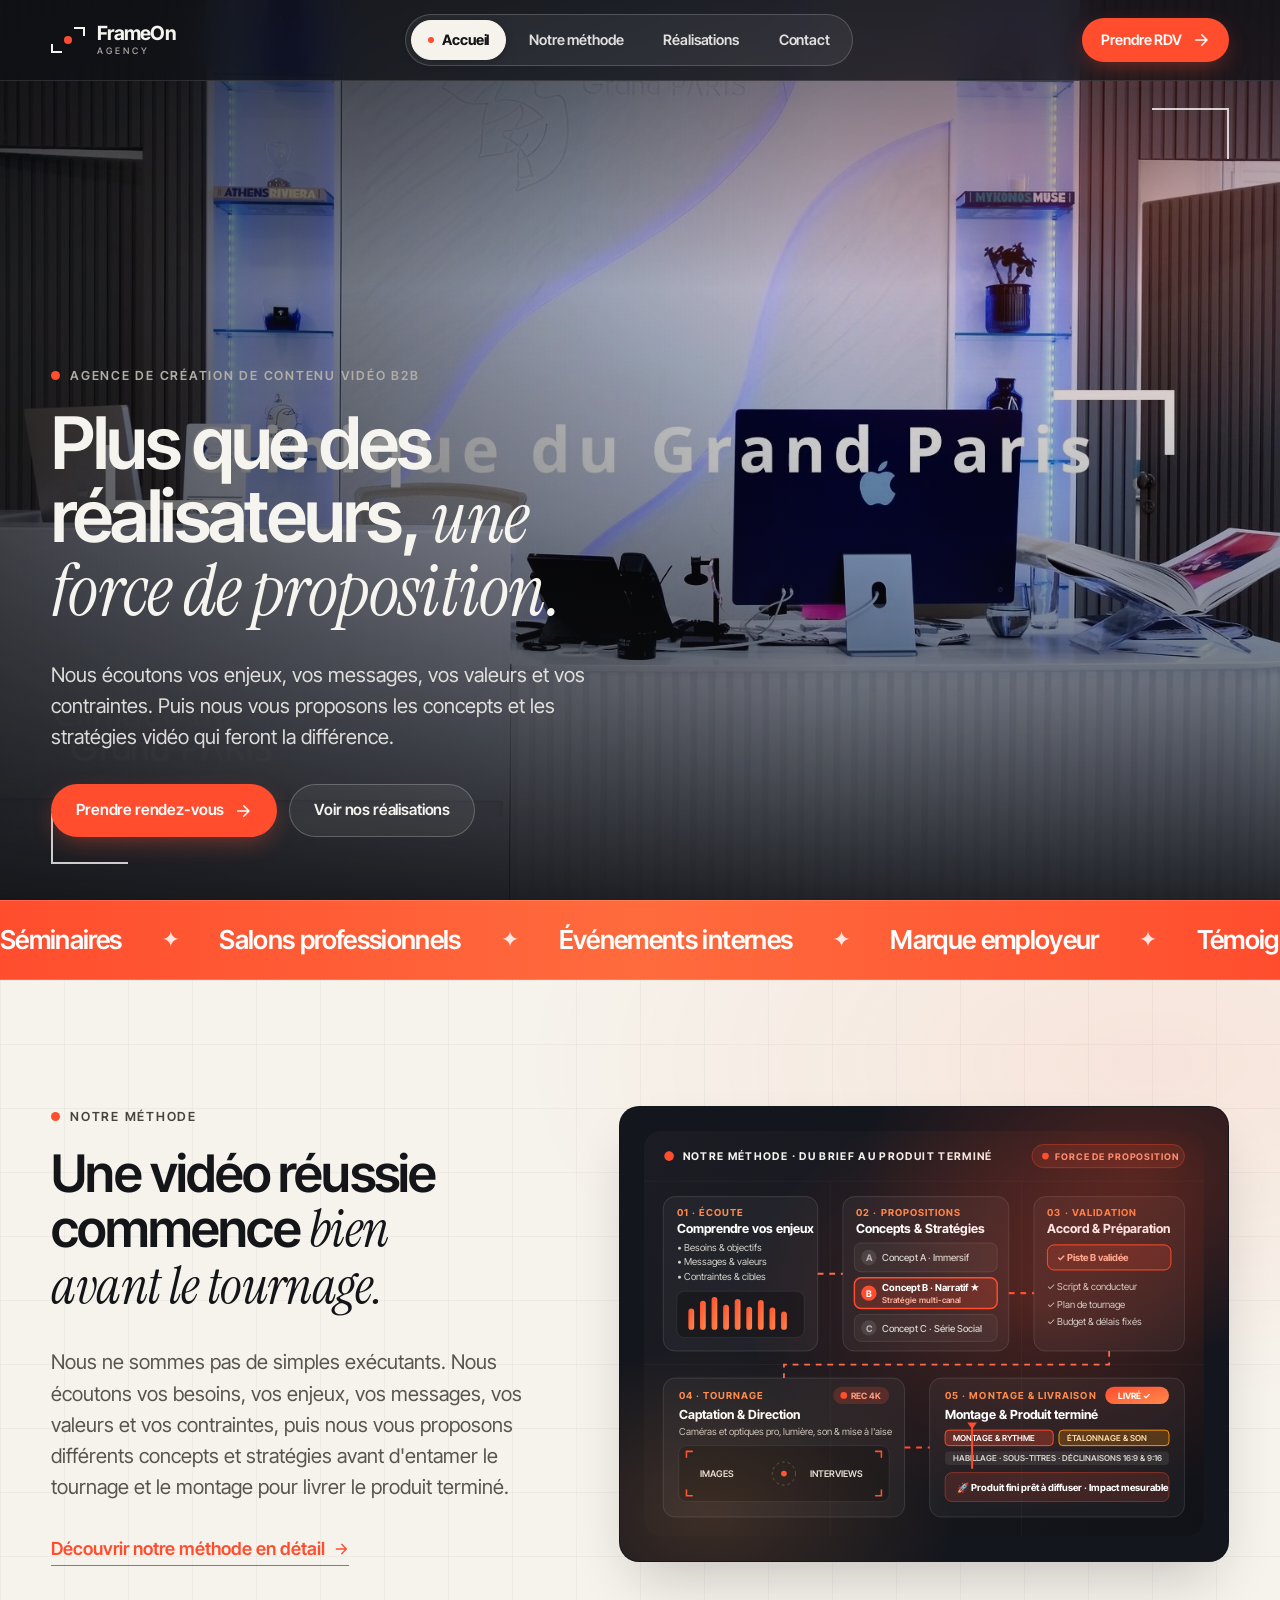
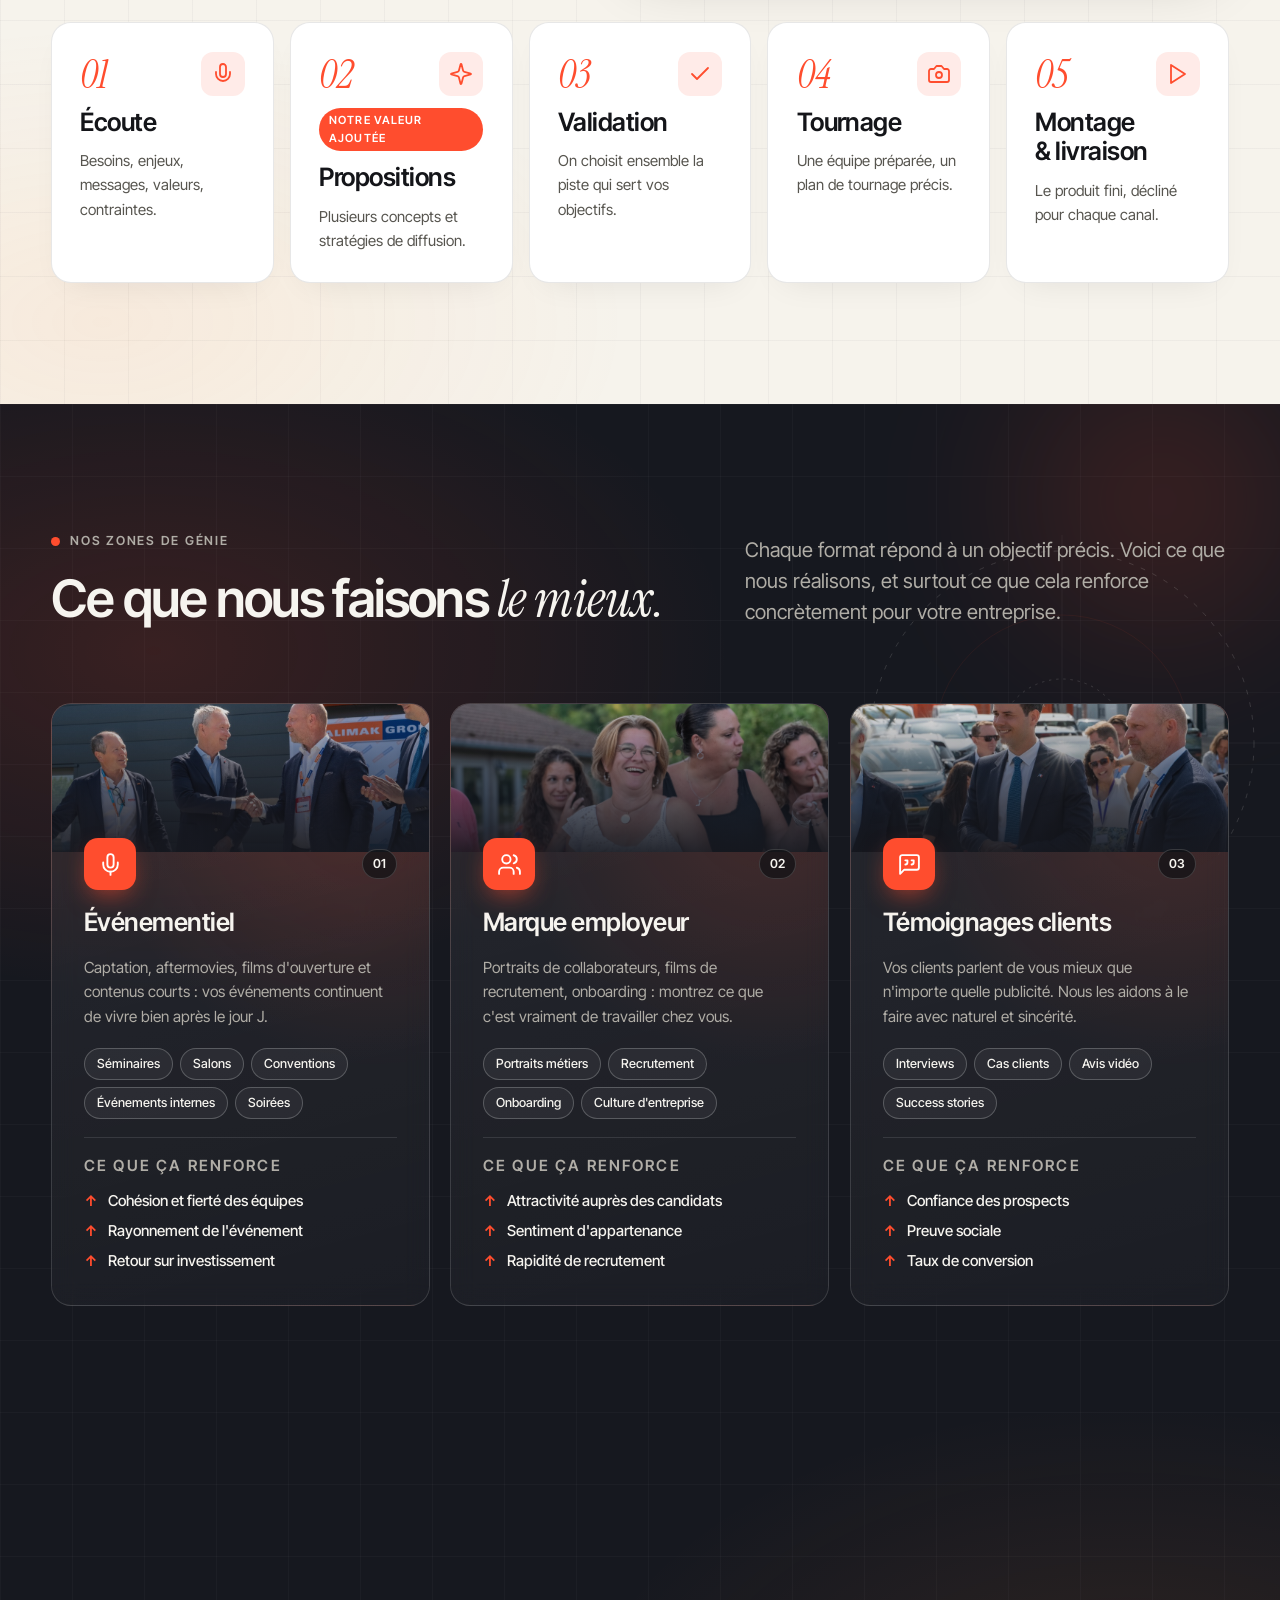
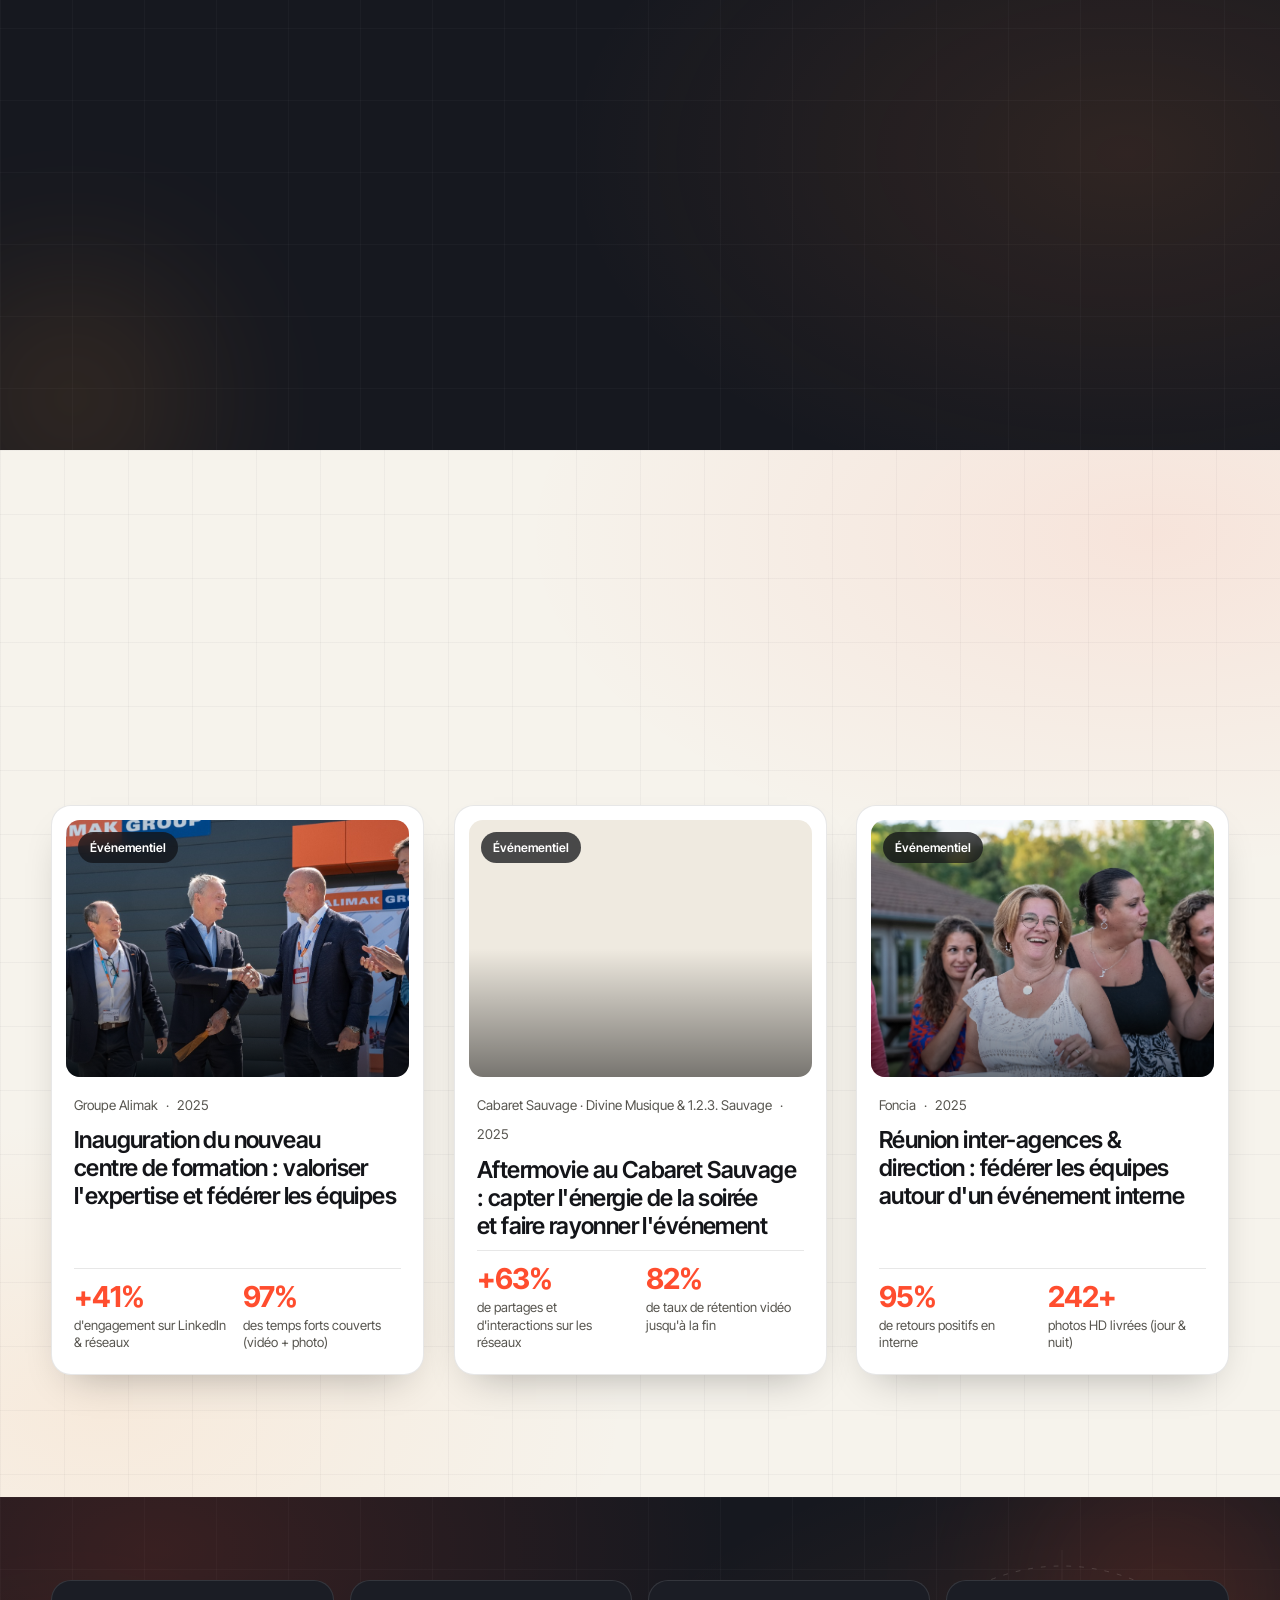
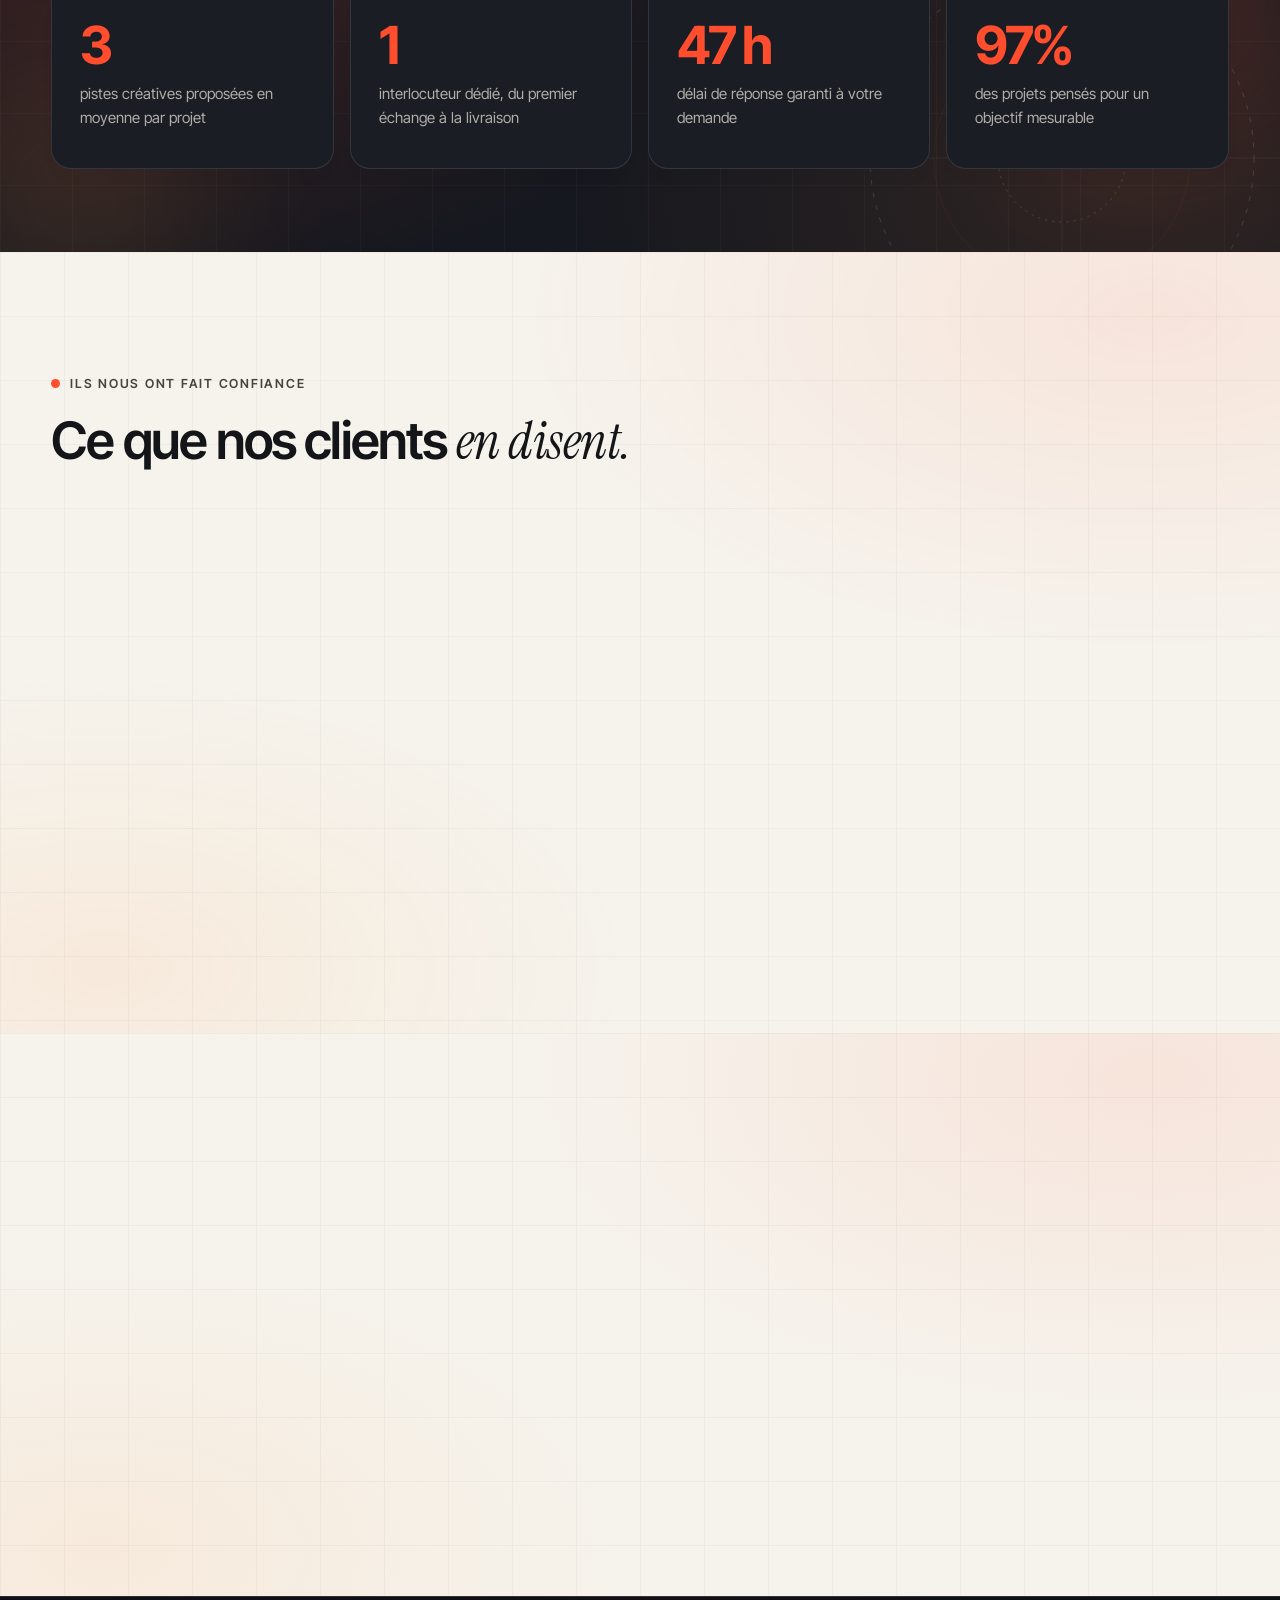
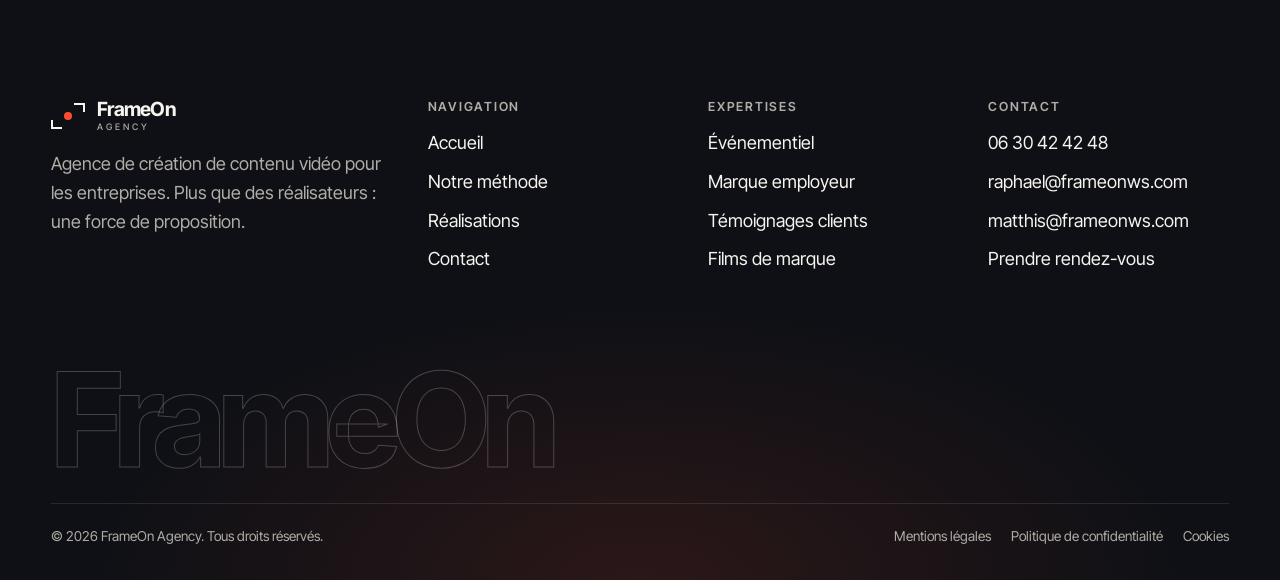
<file: index.html>
<!DOCTYPE html>
<html lang="fr">
<head>
  <meta charset="utf-8">
  <meta name="viewport" content="width=device-width, initial-scale=1">
  <title>FrameOn Agency — Agence de création de contenu vidéo B2B pour les entreprises</title>
  <meta name="description" content="FrameOn Agency accompagne les entreprises de la stratégie au montage : vidéo événementielle (séminaires, salons), marque employeur, témoignages clients et films corporate. Plus que des réalisateurs, une force de proposition.">
  <meta name="robots" content="index, follow, max-image-preview:large, max-snippet:-1, max-video-preview:-1">
  <meta name="author" content="FrameOn Agency">
  <meta name="theme-color" content="#0b0b0c">
  <link rel="canonical" href="https://www.frameon-agency.com/">
  <link rel="alternate" hreflang="fr-FR" href="https://www.frameon-agency.com/">
  <link rel="alternate" hreflang="x-default" href="https://www.frameon-agency.com/">
  <meta property="og:type" content="website">
  <meta property="og:site_name" content="FrameOn Agency">
  <meta property="og:title" content="FrameOn Agency — Agence de création de contenu vidéo B2B pour les entreprises">
  <meta property="og:description" content="FrameOn Agency accompagne les entreprises de la stratégie au montage : vidéo événementielle (séminaires, salons), marque employeur, témoignages clients et films corporate. Plus que des réalisateurs, une force de proposition.">
  <meta property="og:url" content="https://www.frameon-agency.com/">
  <meta property="og:image" content="https://www.frameon-agency.com/assets/img/hero-poster.jpg">
  <meta property="og:image:width" content="1800">
  <meta property="og:image:height" content="1004">
  <meta property="og:image:alt" content="FrameOn Agency — Agence de création de contenu vidéo pour les entreprises">
  <meta property="og:locale" content="fr_FR">
  <meta name="twitter:card" content="summary_large_image">
  <meta name="twitter:title" content="FrameOn Agency — Agence de création de contenu vidéo B2B pour les entreprises">
  <meta name="twitter:description" content="FrameOn Agency accompagne les entreprises de la stratégie au montage : vidéo événementielle (séminaires, salons), marque employeur, témoignages clients et films corporate. Plus que des réalisateurs, une force de proposition.">
  <meta name="twitter:image" content="https://www.frameon-agency.com/assets/img/hero-poster.jpg">
  <meta name="twitter:image:alt" content="FrameOn Agency — Agence de création de contenu vidéo pour les entreprises">
  <link rel="icon" href="favicon.svg" type="image/svg+xml">
  <link rel="manifest" href="site.webmanifest">
  <link rel="preconnect" href="https://fonts.googleapis.com">
  <link rel="preconnect" href="https://fonts.gstatic.com" crossorigin>
  <link rel="preconnect" href="https://pub-6c9e8bcb056c47b68cb0cc7cf6d4802c.r2.dev">
  <link rel="stylesheet" href="https://fonts.googleapis.com/css2?family=Instrument+Serif:ital@0;1&family=Inter+Tight:wght@400;500;600;700&display=swap">
  <link rel="stylesheet" href="assets/css/style.css?v=20261126">
  <link rel="preload" as="image" href="assets/img/hero-poster.jpg" fetchpriority="high">
  <script type="application/ld+json">
{
  "@context": "https://schema.org",
  "@graph": [
    {
      "@type": [
        "ProfessionalService",
        "Organization"
      ],
      "@id": "https://www.frameon-agency.com/#organization",
      "name": "FrameOn Agency",
      "url": "https://www.frameon-agency.com/",
      "logo": "https://www.frameon-agency.com/favicon.svg",
      "image": "https://www.frameon-agency.com/assets/img/hero-poster.jpg",
      "description": "Agence de création de contenu vidéo B2B pour les entreprises : événementiel, marque employeur, témoignages clients, films de marque et contenus réseaux sociaux. Plus que des réalisateurs, une force de proposition.",
      "telephone": "+33630424248",
      "email": "raphael@frameonws.com",
      "areaServed": [
        {
          "@type": "Country",
          "name": "France"
        },
        {
          "@type": "Place",
          "name": "International"
        }
      ],
      "contactPoint": [
        {
          "@type": "ContactPoint",
          "telephone": "+33630424248",
          "email": "raphael@frameonws.com",
          "contactType": "sales",
          "areaServed": [
            "FR",
            "International"
          ],
          "availableLanguage": [
            "French"
          ]
        },
        {
          "@type": "ContactPoint",
          "telephone": "+33630424248",
          "email": "matthis@frameonws.com",
          "contactType": "sales",
          "areaServed": [
            "FR",
            "International"
          ],
          "availableLanguage": [
            "French"
          ]
        }
      ],
      "hasOfferCatalog": {
        "@type": "OfferCatalog",
        "name": "Services de production vidéo B2B",
        "itemListElement": [
          {
            "@type": "Offer",
            "itemOffered": {
              "@type": "Service",
              "name": "Vidéo événementielle (séminaires, salons, conventions, soirées d'entreprise)"
            }
          },
          {
            "@type": "Offer",
            "itemOffered": {
              "@type": "Service",
              "name": "Vidéo marque employeur & recrutement"
            }
          },
          {
            "@type": "Offer",
            "itemOffered": {
              "@type": "Service",
              "name": "Témoignages clients & cas clients vidéo"
            }
          },
          {
            "@type": "Offer",
            "itemOffered": {
              "@type": "Service",
              "name": "Films de marque & films institutionnels"
            }
          },
          {
            "@type": "Offer",
            "itemOffered": {
              "@type": "Service",
              "name": "Films de lancement produit & publicité digitale"
            }
          },
          {
            "@type": "Offer",
            "itemOffered": {
              "@type": "Service",
              "name": "Contenus vidéo courts pour réseaux sociaux (LinkedIn, Reels, Shorts)"
            }
          }
        ]
      }
    },
    {
      "@type": "WebSite",
      "@id": "https://www.frameon-agency.com/#website",
      "url": "https://www.frameon-agency.com/",
      "name": "FrameOn Agency",
      "inLanguage": "fr-FR",
      "publisher": {
        "@id": "https://www.frameon-agency.com/#organization"
      }
    },
    {
      "@type": "VideoObject",
      "name": "Showreel FrameOn Agency — Agence de création de contenu vidéo B2B",
      "description": "Réalisations vidéo de FrameOn Agency pour les entreprises : événementiel, marque employeur, témoignages clients et films corporate.",
      "thumbnailUrl": [
        "https://www.frameon-agency.com/assets/img/hero-poster.jpg"
      ],
      "contentUrl": "https://pub-6c9e8bcb056c47b68cb0cc7cf6d4802c.r2.dev/hero.mp4",
      "uploadDate": "2026-01-01T09:00:00+01:00"
    }
  ]
}
  </script>
</head>
<body>
  <div id="scroll-progress"></div>
  <a class="skip-link visually-hidden" href="#contenu">Aller au contenu</a>
  <header class="site-header">
    <div class="container header-inner">
      <a class="logo" href="index.html" aria-label="FrameOn Agency — Accueil">
        <span class="logo-mark" aria-hidden="true"><span class="rec-dot"></span></span>
        <span>FrameOn<small>AGENCY</small></span>
      </a>
      <nav class="main-nav" aria-label="Navigation principale">
        <ul>
            <li><a href="index.html" aria-current="page">Accueil</a></li>
            <li><a href="methode.html">Notre méthode</a></li>
            <li><a href="realisations.html">Réalisations</a></li>
            <li><a href="contact.html">Contact</a></li>
        </ul>
      </nav>
      <div class="header-cta">
        <a class="btn btn--small" href="contact.html#rendez-vous">Prendre RDV <svg viewBox="0 0 24 24" fill="none" stroke="currentColor" stroke-width="2" stroke-linecap="round" stroke-linejoin="round" aria-hidden="true"><path d="M5 12h14M13 5l7 7-7 7"/></svg></a>
        <button class="menu-toggle" type="button" popovertarget="mobile-menu" aria-label="Ouvrir le menu">
          <span></span><span></span>
        </button>
      </div>
    </div>
  </header>

  <div id="mobile-menu" class="mobile-menu" popover>
    <div class="mobile-menu-inner">
      <div class="mobile-menu-top">
        <a class="logo" href="index.html" aria-label="FrameOn Agency — Accueil">
          <span class="logo-mark" aria-hidden="true"><span class="rec-dot"></span></span>
        <span>FrameOn<small>AGENCY</small></span>
        </a>
        <button class="close-btn" type="button" popovertarget="mobile-menu" popovertargetaction="hide" aria-label="Fermer le menu">×</button>
      </div>
      <nav aria-label="Navigation mobile">
        <ul>
            <li><a href="index.html" aria-current="page">Accueil</a></li>
            <li><a href="methode.html">Notre méthode</a></li>
            <li><a href="realisations.html">Réalisations</a></li>
            <li><a href="contact.html">Contact</a></li>
        </ul>
      </nav>
      <div class="mobile-menu-foot">
        <a class="btn" href="contact.html#rendez-vous">Prendre rendez-vous <svg viewBox="0 0 24 24" fill="none" stroke="currentColor" stroke-width="2" stroke-linecap="round" stroke-linejoin="round" aria-hidden="true"><path d="M5 12h14M13 5l7 7-7 7"/></svg></a>
        <a href="tel:+33630424248">06 30 42 42 48</a>
        <a href="mailto:raphael@frameonws.com">raphael@frameonws.com</a>
        <a href="mailto:matthis@frameonws.com">matthis@frameonws.com</a>
      </div>
    </div>
  </div>

  <main id="contenu">
    <section class="hero" aria-labelledby="hero-title">
      <div class="hero-media">
        <video data-hero-video autoplay muted loop playsinline webkit-playsinline preload="auto" width="1920" height="1080" poster="assets/img/hero-poster.jpg" aria-hidden="true">
          <source src="https://pub-6c9e8bcb056c47b68cb0cc7cf6d4802c.r2.dev/hero-720.mp4" type="video/mp4" media="(max-width: 900px)">
          <source src="https://pub-6c9e8bcb056c47b68cb0cc7cf6d4802c.r2.dev/hero.mp4" type="video/mp4">
        </video>
      </div>
      <div class="frame-corners" aria-hidden="true"></div>

      <div class="container hero-content">
        <p class="eyebrow"><span class="rec-dot"></span>Agence de création de contenu vidéo B2B</p>
        <h1 id="hero-title" class="display">Plus que des réalisateurs, <em>une force de proposition.</em></h1>
        <div class="hero-bottom">
          <div>
            <p class="lead">Nous écoutons vos enjeux, vos messages, vos valeurs et vos contraintes. Puis nous vous proposons les concepts et les stratégies vidéo qui feront la différence.</p>
            <div class="btn-row mt-m">
              <a class="btn" href="contact.html#rendez-vous">Prendre rendez-vous <svg viewBox="0 0 24 24" fill="none" stroke="currentColor" stroke-width="2" stroke-linecap="round" stroke-linejoin="round" aria-hidden="true"><path d="M5 12h14M13 5l7 7-7 7"/></svg></a>
              <a class="btn btn--ghost" href="realisations.html">Voir nos réalisations</a>
            </div>
          </div>
        </div>
      </div>
    </section>

    <div class="marquee" aria-hidden="true">
      <div class="marquee-track">
        <span>Séminaires</span><span>Salons professionnels</span><span>Événements internes</span><span>Marque employeur</span><span>Témoignages clients</span><span>Films de marque</span><span>Contenus réseaux sociaux</span>
        <span>Séminaires</span><span>Salons professionnels</span><span>Événements internes</span><span>Marque employeur</span><span>Témoignages clients</span><span>Films de marque</span><span>Contenus réseaux sociaux</span>
      </div>
    </div>

    <section class="section section--light" aria-labelledby="methode-title">
      <div class="container">
        <div class="manifesto-layout">
          <div class="reveal">
            <p class="eyebrow"><span class="rec-dot"></span>Notre méthode</p>
            <h2 id="methode-title" class="h2 mt-s">Une vidéo réussie commence <em>bien avant le tournage.</em></h2>
            <p class="lead mt-m">Nous ne sommes pas de simples exécutants. Nous écoutons vos besoins, vos enjeux, vos messages, vos valeurs et vos contraintes, puis nous vous proposons différents concepts et stratégies avant d'entamer le tournage et le montage pour livrer le produit terminé.</p>
            <a class="link-arrow mt-m" href="methode.html">Découvrir notre méthode en détail <svg viewBox="0 0 24 24" fill="none" stroke="currentColor" stroke-width="2" stroke-linecap="round" stroke-linejoin="round" aria-hidden="true"><path d="M5 12h14M13 5l7 7-7 7"/></svg></a>
          </div>
          <div class="studio-illustration reveal" role="img" aria-label="Schéma animé des 5 étapes de la méthode FrameOn : 1. Écoute des besoins, enjeux, messages, valeurs et contraintes, 2. Propositions de concepts et stratégies, 3. Validation, 4. Tournage, 5. Montage et livraison du produit terminé">
  <svg viewBox="0 0 580 420" fill="none" xmlns="http://www.w3.org/2000/svg">
    <defs>
      <linearGradient id="bgGrad" x1="0" y1="0" x2="580" y2="420" gradientUnits="userSpaceOnUse">
        <stop offset="0%" stop-color="#1c1d24"/>
        <stop offset="100%" stop-color="#111217"/>
      </linearGradient>
      <linearGradient id="accentGrad" x1="0" y1="0" x2="1" y2="1">
        <stop offset="0%" stop-color="#ff4d2e"/>
        <stop offset="100%" stop-color="#ff8a4c"/>
      </linearGradient>
      <radialGradient id="glowOrange" cx="70%" cy="42%" r="52%">
        <stop offset="0%" stop-color="#ff4d2e" stop-opacity="0.22"/>
        <stop offset="100%" stop-color="#ff4d2e" stop-opacity="0"/>
      </radialGradient>
    </defs>

    <rect width="580" height="420" rx="18" fill="url(#bgGrad)"/>
    <rect width="580" height="420" rx="18" fill="url(#glowOrange)"/>

    <!-- Grille technique discrète -->
    <g stroke="rgba(255,255,255,0.04)" stroke-width="1">
      <line x1="0" y1="52" x2="580" y2="52"/>
      <line x1="193" y1="52" x2="193" y2="420"/>
      <line x1="391" y1="52" x2="391" y2="420"/>
      <line x1="0" y1="242" x2="580" y2="242"/>
    </g>

    <!-- Barre d'en-tête -->
    <circle cx="26" cy="26" r="5" fill="#ff4d2e"/>
    <text x="40" y="30" fill="#f4f3ef" font-family="Inter Tight, sans-serif" font-size="11" font-weight="700" letter-spacing="1.4">NOTRE MÉTHODE · DU BRIEF AU PRODUIT TERMINÉ</text>
    <rect x="402" y="14" width="158" height="24" rx="12" fill="rgba(255,77,46,0.14)" stroke="rgba(255,77,46,0.38)"/>
    <circle cx="416" cy="26" r="3.5" fill="#ff4d2e"/>
    <text x="426" y="30" fill="#ff9d7e" font-family="Inter Tight, sans-serif" font-size="9.5" font-weight="700" letter-spacing="0.9">FORCE DE PROPOSITION</text>

    <!-- ==================== ÉTAPE 01 : ÉCOUTE ==================== -->
    <rect x="20" y="68" width="160" height="160" rx="12" fill="rgba(255,255,255,0.04)" stroke="rgba(255,255,255,0.13)"/>
    <text x="34" y="88" fill="#ff8a4c" font-family="Inter Tight, sans-serif" font-size="10" font-weight="700" letter-spacing="1.1">01 · ÉCOUTE</text>
    <text x="34" y="106" fill="#ffffff" font-family="Inter Tight, sans-serif" font-size="13" font-weight="700">Comprendre vos enjeux</text>
    <text x="34" y="124" fill="#d5d3cc" font-family="Inter Tight, sans-serif" font-size="10">• Besoins &amp; objectifs</text>
    <text x="34" y="139" fill="#d5d3cc" font-family="Inter Tight, sans-serif" font-size="10">• Messages &amp; valeurs</text>
    <text x="34" y="154" fill="#d5d3cc" font-family="Inter Tight, sans-serif" font-size="10">• Contraintes &amp; cibles</text>

    <!-- Boîte onde sonore (strictement contenue dans la carte 01) -->
    <rect x="34" y="166" width="132" height="48" rx="8" fill="rgba(0,0,0,0.28)" stroke="rgba(255,255,255,0.07)"/>
    <g fill="url(#accentGrad)">
      <rect class="pulse-wave" x="46" y="184" width="6" height="22" rx="3"/>
      <rect class="pulse-wave" x="58" y="176" width="6" height="30" rx="3" style="animation-delay:.18s"/>
      <rect class="pulse-wave" x="70" y="172" width="6" height="34" rx="3" style="animation-delay:.35s"/>
      <rect class="pulse-wave" x="82" y="180" width="6" height="26" rx="3" style="animation-delay:.12s"/>
      <rect class="pulse-wave" x="94" y="174" width="6" height="32" rx="3" style="animation-delay:.48s"/>
      <rect class="pulse-wave" x="106" y="182" width="6" height="24" rx="3" style="animation-delay:.26s"/>
      <rect class="pulse-wave" x="118" y="175" width="6" height="31" rx="3" style="animation-delay:.55s"/>
      <rect class="pulse-wave" x="130" y="183" width="6" height="23" rx="3" style="animation-delay:.22s"/>
      <rect class="pulse-wave" x="142" y="187" width="6" height="19" rx="3" style="animation-delay:.4s"/>
    </g>

    <!-- Connecteur animé 01 -> 02 -->
    <path class="dash-flow" d="M180 148 L 206 148" stroke="#ff6b4a" stroke-width="2" fill="none"/>

    <!-- ==================== ÉTAPE 02 : PROPOSITIONS ==================== -->
    <rect x="206" y="68" width="172" height="160" rx="12" fill="rgba(255,255,255,0.04)" stroke="rgba(255,255,255,0.13)"/>
    <text x="220" y="88" fill="#ff8a4c" font-family="Inter Tight, sans-serif" font-size="10" font-weight="700" letter-spacing="1.1">02 · PROPOSITIONS</text>
    <text x="220" y="106" fill="#ffffff" font-family="Inter Tight, sans-serif" font-size="13" font-weight="700">Concepts &amp; Stratégies</text>

    <!-- Piste A -->
    <rect x="218" y="116" width="148" height="30" rx="7" fill="rgba(255,255,255,0.04)" stroke="rgba(255,255,255,0.1)"/>
    <circle cx="233" cy="131" r="8" fill="rgba(255,255,255,0.1)"/>
    <text x="230" y="135" fill="#b8b5ad" font-family="Inter Tight, sans-serif" font-size="9.5" font-weight="700">A</text>
    <text x="247" y="135" fill="#d5d3cc" font-family="Inter Tight, sans-serif" font-size="10" font-weight="500">Concept A · Immersif</text>

    <!-- Piste B (Retenue) -->
    <g class="track-glow">
      <rect x="218" y="152" width="148" height="32" rx="7" fill="rgba(255,77,46,0.2)" stroke="#ff4d2e" stroke-width="1.5"/>
      <circle cx="233" cy="168" r="8" fill="#ff4d2e"/>
      <text x="230" y="172" fill="#ffffff" font-family="Inter Tight, sans-serif" font-size="9.5" font-weight="700">B</text>
      <text x="247" y="166" fill="#ffffff" font-family="Inter Tight, sans-serif" font-size="10" font-weight="700">Concept B · Narratif ★</text>
      <text x="247" y="178" fill="#ffb39e" font-family="Inter Tight, sans-serif" font-size="8.5" font-weight="600">Stratégie multi-canal</text>
    </g>

    <!-- Piste C -->
    <rect x="218" y="190" width="148" height="28" rx="7" fill="rgba(255,255,255,0.04)" stroke="rgba(255,255,255,0.1)"/>
    <circle cx="233" cy="204" r="8" fill="rgba(255,255,255,0.1)"/>
    <text x="230" y="208" fill="#b8b5ad" font-family="Inter Tight, sans-serif" font-size="9.5" font-weight="700">C</text>
    <text x="247" y="208" fill="#d5d3cc" font-family="Inter Tight, sans-serif" font-size="10" font-weight="500">Concept C · Série Social</text>

    <!-- Connecteur animé 02 -> 03 -->
    <path class="dash-flow" d="M378 168 L 404 168" stroke="#ff4d2e" stroke-width="2.2" fill="none"/>

    <!-- ==================== ÉTAPE 03 : VALIDATION ==================== -->
    <rect x="404" y="68" width="156" height="160" rx="12" fill="rgba(255,255,255,0.04)" stroke="rgba(255,255,255,0.13)"/>
    <text x="418" y="88" fill="#ff8a4c" font-family="Inter Tight, sans-serif" font-size="10" font-weight="700" letter-spacing="1.1">03 · VALIDATION</text>
    <text x="418" y="106" fill="#ffffff" font-family="Inter Tight, sans-serif" font-size="13" font-weight="700">Accord &amp; Préparation</text>

    <rect x="418" y="118" width="128" height="26" rx="7" fill="rgba(255,77,46,0.16)" stroke="#ff4d2e"/>
    <text x="428" y="135" fill="#ffb39e" font-family="Inter Tight, sans-serif" font-size="10" font-weight="700">✓ Piste B validée</text>

    <text x="418" y="165" fill="#d5d3cc" font-family="Inter Tight, sans-serif" font-size="10">✓ Script &amp; conducteur</text>
    <text x="418" y="183" fill="#d5d3cc" font-family="Inter Tight, sans-serif" font-size="10">✓ Plan de tournage</text>
    <text x="418" y="201" fill="#d5d3cc" font-family="Inter Tight, sans-serif" font-size="10">✓ Budget &amp; délais fixés</text>

    <!-- Connecteur animé 03 -> 04 -->
    <path class="dash-flow" d="M482 228 L 482 242 L 145 242 L 145 256" stroke="#ff6b4a" stroke-width="1.8" fill="none"/>

    <!-- ==================== ÉTAPE 04 : TOURNAGE ==================== -->
    <rect x="20" y="256" width="250" height="144" rx="12" fill="rgba(255,255,255,0.04)" stroke="rgba(255,255,255,0.13)"/>
    <text x="36" y="278" fill="#ff8a4c" font-family="Inter Tight, sans-serif" font-size="10" font-weight="700" letter-spacing="1.1">04 · TOURNAGE</text>
    <rect x="196" y="265" width="58" height="18" rx="9" fill="rgba(255,77,46,0.2)"/>
    <circle cx="207" cy="274" r="3.5" fill="#ff4d2e"/>
    <text x="215" y="278" fill="#ff9d7e" font-family="Inter Tight, sans-serif" font-size="9" font-weight="700">REC 4K</text>

    <text x="36" y="298" fill="#ffffff" font-family="Inter Tight, sans-serif" font-size="13" font-weight="700">Captation &amp; Direction</text>
    <text x="36" y="315" fill="#c9c7c0" font-family="Inter Tight, sans-serif" font-size="10">Caméras et optiques pro, lumière, son &amp; mise à l'aise</text>

    <!-- Viseur de caméra dans la carte 04 -->
    <rect x="36" y="326" width="218" height="58" rx="8" fill="rgba(0,0,0,0.3)" stroke="rgba(255,255,255,0.08)"/>
    <path d="M44 338 V332 H50 M246 338 V332 H240 M44 372 V378 H50 M246 372 V378 H240" stroke="#ff4d2e" stroke-width="1.6" stroke-linecap="round"/>
    <circle cx="145" cy="355" r="12" stroke="rgba(255,255,255,0.22)" stroke-dasharray="3 3"/>
    <circle cx="145" cy="355" r="3" fill="#ff4d2e"/>
    <text x="58" y="359" fill="#e6e4dd" font-family="Inter Tight, sans-serif" font-size="9.5" font-weight="600">IMAGES</text>
    <text x="172" y="359" fill="#e6e4dd" font-family="Inter Tight, sans-serif" font-size="9.5" font-weight="600">INTERVIEWS</text>

    <!-- Connecteur animé 04 -> 05 -->
    <path class="dash-flow" d="M270 328 L 296 328" stroke="#ff4d2e" stroke-width="2.2" fill="none"/>

    <!-- ==================== ÉTAPE 05 : MONTAGE & LIVRAISON ==================== -->
    <rect x="296" y="256" width="264" height="144" rx="12" fill="rgba(255,255,255,0.04)" stroke="rgba(255,255,255,0.13)"/>
    <text x="312" y="278" fill="#ff8a4c" font-family="Inter Tight, sans-serif" font-size="10" font-weight="700" letter-spacing="1.1">05 · MONTAGE &amp; LIVRAISON</text>
    <rect x="478" y="265" width="66" height="18" rx="9" fill="url(#accentGrad)"/>
    <text x="491" y="278" fill="#ffffff" font-family="Inter Tight, sans-serif" font-size="9" font-weight="700">LIVRÉ ✓</text>

    <text x="312" y="298" fill="#ffffff" font-family="Inter Tight, sans-serif" font-size="13" font-weight="700">Montage &amp; Produit terminé</text>

    <!-- Timeline de montage multi-pistes -->
    <rect x="312" y="310" width="112" height="16" rx="4" fill="rgba(255,77,46,0.28)" stroke="#ff4d2e"/>
    <text x="320" y="321" fill="#ffffff" font-family="Inter Tight, sans-serif" font-size="8.5" font-weight="600">MONTAGE &amp; RYTHME</text>

    <rect x="430" y="310" width="114" height="16" rx="4" fill="rgba(255,149,0,0.22)" stroke="#ff9500"/>
    <text x="438" y="321" fill="#ffd9a6" font-family="Inter Tight, sans-serif" font-size="8.5" font-weight="600">ÉTALONNAGE &amp; SON</text>

    <rect x="312" y="332" width="232" height="14" rx="4" fill="rgba(255,255,255,0.08)"/>
    <text x="320" y="342" fill="#d5d3cc" font-family="Inter Tight, sans-serif" font-size="8.5" font-weight="600">HABILLAGE · SOUS-TITRES · DÉCLINAISONS 16:9 &amp; 9:16</text>

    <!-- Bandeau de résultat final -->
    <rect x="312" y="354" width="232" height="30" rx="7" fill="rgba(255,77,46,0.15)" stroke="rgba(255,77,46,0.4)"/>
    <text x="324" y="373" fill="#ffffff" font-family="Inter Tight, sans-serif" font-size="10" font-weight="700">🚀 Produit fini prêt à diffuser · Impact mesurable</text>

    <!-- Tête de lecture animée (sans attribut transform SVG pour éviter tout conflit) -->
    <g class="playhead-sweep">
      <line x1="340" y1="304" x2="340" y2="350" stroke="#ff4d2e" stroke-width="2"/>
      <polygon points="335,302 345,302 340,309" fill="#ff4d2e"/>
    </g>
  </svg>
</div>
        </div>

        <ol class="steps mt-l reveal">
          <li class="step"><div class="step-top"><span class="step-num">01</span><span class="step-illus" aria-hidden="true"><svg viewBox="0 0 24 24" fill="none" stroke="currentColor" stroke-width="1.8" stroke-linecap="round" stroke-linejoin="round"><path d="M12 2a3 3 0 0 0-3 3v7a3 3 0 0 0 6 0V5a3 3 0 0 0-3-3Z"/><path d="M19 10v2a7 7 0 0 1-14 0v-2"/></svg></span></div><h3 class="h3">Écoute</h3><p>Besoins, enjeux, messages, valeurs, contraintes.</p></li>
          <li class="step"><div class="step-top"><span class="step-num">02</span><span class="step-illus" aria-hidden="true"><svg viewBox="0 0 24 24" fill="none" stroke="currentColor" stroke-width="1.8" stroke-linecap="round" stroke-linejoin="round"><path d="M9.937 15.5A2 2 0 0 0 8.5 14.063l-6.135-1.582a.5.5 0 0 1 0-.962L8.5 9.936A2 2 0 0 0 9.937 8.5l1.582-6.135a.5.5 0 0 1 .963 0L14.063 8.5A2 2 0 0 0 15.5 9.937l6.135 1.581a.5.5 0 0 1 0 .964L15.5 14.063a2 2 0 0 0-1.437 1.437l-1.582 6.135a.5.5 0 0 1-.963 0z"/></svg></span></div><span class="step-tag">Notre valeur ajoutée</span><h3 class="h3">Propositions</h3><p>Plusieurs concepts et stratégies de diffusion.</p></li>
          <li class="step"><div class="step-top"><span class="step-num">03</span><span class="step-illus" aria-hidden="true"><svg viewBox="0 0 24 24" fill="none" stroke="currentColor" stroke-width="1.8" stroke-linecap="round" stroke-linejoin="round"><path d="M20 6 9 17l-5-5"/></svg></span></div><h3 class="h3">Validation</h3><p>On choisit ensemble la piste qui sert vos objectifs.</p></li>
          <li class="step"><div class="step-top"><span class="step-num">04</span><span class="step-illus" aria-hidden="true"><svg viewBox="0 0 24 24" fill="none" stroke="currentColor" stroke-width="1.8" stroke-linecap="round" stroke-linejoin="round"><path d="M14.5 4h-5L7 7H4a2 2 0 0 0-2 2v9a2 2 0 0 0 2 2h16a2 2 0 0 0 2-2V9a2 2 0 0 0-2-2h-3l-2.5-3z"/><circle cx="12" cy="13" r="3"/></svg></span></div><h3 class="h3">Tournage</h3><p>Une équipe préparée, un plan de tournage précis.</p></li>
          <li class="step"><div class="step-top"><span class="step-num">05</span><span class="step-illus" aria-hidden="true"><svg viewBox="0 0 24 24" fill="none" stroke="currentColor" stroke-width="1.8" stroke-linecap="round" stroke-linejoin="round"><polygon points="5 3 19 12 5 21 5 3"/></svg></span></div><h3 class="h3">Montage &amp; livraison</h3><p>Le produit fini, décliné pour chaque canal.</p></li>
        </ol>
      </div>
    </section>

    <section id="services" class="section section--alt" aria-labelledby="services-title">
      <div class="bg-decor" aria-hidden="true">
        <div class="orb orb--warm" style="top:-120px;right:-100px"></div>
        <div class="orb orb--amber" style="bottom:-140px;left:-120px"></div>
        <svg viewBox="0 0 800 600" fill="none" style="position:absolute;right:-8%;top:6%;width:640px;height:480px;opacity:.18">
          <circle cx="400" cy="300" r="240" stroke="currentColor" stroke-dasharray="6 10"/>
          <circle cx="400" cy="300" r="160" stroke="#ff4d2e" stroke-opacity=".5"/>
          <circle cx="400" cy="300" r="80" stroke="currentColor" stroke-dasharray="3 6"/>
          <line x1="120" y1="300" x2="680" y2="300" stroke="currentColor" stroke-opacity=".35"/>
          <line x1="400" y1="40" x2="400" y2="560" stroke="currentColor" stroke-opacity=".35"/>
        </svg>
      </div>
      <div class="container">
        <div class="section-head section-head--split">
          <div class="reveal">
            <p class="eyebrow"><span class="rec-dot"></span>Nos zones de génie</p>
            <h2 id="services-title" class="h2 mt-s">Ce que nous faisons <em>le mieux.</em></h2>
          </div>
          <p class="lead reveal">Chaque format répond à un objectif précis. Voici ce que nous réalisons, et surtout ce que cela renforce concrètement pour votre entreprise.</p>
        </div>

        <div class="services-grid">
          <article class="service-card reveal">
            <div class="service-media">
              <img src="assets/img/alimak-1.jpg" alt="Captation vidéo événementielle — Inauguration Groupe Alimak" width="1024" height="682" loading="lazy" decoding="async">
            </div>
            <div class="service-top">
              <span class="service-icon"><svg viewBox="0 0 24 24" fill="none" stroke="currentColor" stroke-width="1.8" stroke-linecap="round" stroke-linejoin="round" aria-hidden="true"><path d="M12 2a3 3 0 0 0-3 3v7a3 3 0 0 0 6 0V5a3 3 0 0 0-3-3Z"/><path d="M19 10v2a7 7 0 0 1-14 0v-2"/><path d="M12 19v3"/></svg></span>
              <span class="service-num">01</span>
            </div>
            <h3 class="h3">Événementiel</h3>
            <p>Captation, aftermovies, films d'ouverture et contenus courts : vos événements continuent de vivre bien après le jour J.</p>
            <ul class="tags"><li>Séminaires</li><li>Salons</li><li>Conventions</li><li>Événements internes</li><li>Soirées</li></ul>
            <div class="strengthens">
              <p class="strengthens-title">Ce que ça renforce</p>
              <ul><li>Cohésion et fierté des équipes</li><li>Rayonnement de l'événement</li><li>Retour sur investissement</li></ul>
            </div>
          </article>

          <article class="service-card reveal" style="--delay:.08s">
            <div class="service-media">
              <img src="assets/img/foncia-5.jpg" alt="Tournage vidéo événement interne et cohésion d'équipe — Foncia" width="1600" height="1066" loading="lazy" decoding="async">
            </div>
            <div class="service-top">
              <span class="service-icon"><svg viewBox="0 0 24 24" fill="none" stroke="currentColor" stroke-width="1.8" stroke-linecap="round" stroke-linejoin="round" aria-hidden="true"><path d="M16 21v-2a4 4 0 0 0-4-4H6a4 4 0 0 0-4 4v2"/><circle cx="9" cy="7" r="4"/><path d="M22 21v-2a4 4 0 0 0-3-3.87"/><path d="M16 3.13a4 4 0 0 1 0 7.75"/></svg></span>
              <span class="service-num">02</span>
            </div>
            <h3 class="h3">Marque employeur</h3>
            <p>Portraits de collaborateurs, films de recrutement, onboarding : montrez ce que c'est vraiment de travailler chez vous.</p>
            <ul class="tags"><li>Portraits métiers</li><li>Recrutement</li><li>Onboarding</li><li>Culture d'entreprise</li></ul>
            <div class="strengthens">
              <p class="strengthens-title">Ce que ça renforce</p>
              <ul><li>Attractivité auprès des candidats</li><li>Sentiment d'appartenance</li><li>Rapidité de recrutement</li></ul>
            </div>
          </article>

          <article class="service-card reveal" style="--delay:.16s">
            <div class="service-media">
              <img src="assets/img/alimak-3.jpg" alt="Interview et témoignage client vidéo B2B — Groupe Alimak" width="1024" height="682" loading="lazy" decoding="async">
            </div>
            <div class="service-top">
              <span class="service-icon"><svg viewBox="0 0 24 24" fill="none" stroke="currentColor" stroke-width="1.8" stroke-linecap="round" stroke-linejoin="round" aria-hidden="true"><path d="M21 15a2 2 0 0 1-2 2H7l-4 4V5a2 2 0 0 1 2-2h14a2 2 0 0 1 2 2z"/><path d="M8 12a2 2 0 0 0 2-2V8H8"/><path d="M14 12a2 2 0 0 0 2-2V8h-2"/></svg></span>
              <span class="service-num">03</span>
            </div>
            <h3 class="h3">Témoignages clients</h3>
            <p>Vos clients parlent de vous mieux que n'importe quelle publicité. Nous les aidons à le faire avec naturel et sincérité.</p>
            <ul class="tags"><li>Interviews</li><li>Cas clients</li><li>Avis vidéo</li><li>Success stories</li></ul>
            <div class="strengthens">
              <p class="strengthens-title">Ce que ça renforce</p>
              <ul><li>Confiance des prospects</li><li>Preuve sociale</li><li>Taux de conversion</li></ul>
            </div>
          </article>

          <article class="service-card reveal">
            <div class="service-media">
              <img src="assets/img/padel-cover.jpg?v=3" alt="Film de présentation du complexe Padel 95 Pontoise" width="682" height="426" loading="lazy" decoding="async">
            </div>
            <div class="service-top">
              <span class="service-icon"><svg viewBox="0 0 24 24" fill="none" stroke="currentColor" stroke-width="1.8" stroke-linecap="round" stroke-linejoin="round" aria-hidden="true"><path d="M6 22V4a2 2 0 0 1 2-2h8a2 2 0 0 1 2 2v18Z"/><path d="M6 12H4a2 2 0 0 0-2 2v6a2 2 0 0 0 2 2h2"/><path d="M18 9h2a2 2 0 0 1 2 2v9a2 2 0 0 1-2 2h-2"/><path d="M10 6h4M10 10h4M10 14h4M10 18h4"/></svg></span>
              <span class="service-num">04</span>
            </div>
            <h3 class="h3">Films de marque &amp; corporate</h3>
            <p>Films institutionnels, présentation d'entreprise, vision et valeurs : racontez qui vous êtes, avec justesse.</p>
            <ul class="tags"><li>Film institutionnel</li><li>Présentation</li><li>Savoir-faire</li><li>RSE</li></ul>
            <div class="strengthens">
              <p class="strengthens-title">Ce que ça renforce</p>
              <ul><li>Crédibilité et image de marque</li><li>Clarté du message</li><li>Différenciation</li></ul>
            </div>
          </article>

          <article class="service-card reveal" style="--delay:.08s">
            <div class="service-media">
              <img src="assets/img/yen-cover.jpg?v=2" alt="Film court et publicité digitale — Instant Parisien" width="900" height="562" loading="lazy" decoding="async">
            </div>
            <div class="service-top">
              <span class="service-icon"><svg viewBox="0 0 24 24" fill="none" stroke="currentColor" stroke-width="1.8" stroke-linecap="round" stroke-linejoin="round" aria-hidden="true"><path d="M4.5 16.5c-1.5 1.26-2 5-2 5s3.74-.5 5-2c.71-.84.7-2.13-.09-2.91a2.18 2.18 0 0 0-2.91-.09z"/><path d="m12 15-3-3a22 22 0 0 1 2-3.95A12.88 12.88 0 0 1 22 2c0 2.72-.78 7.5-6 11a22.35 22.35 0 0 1-4 2z"/><path d="M9 12H4s.55-3.03 2-4c1.62-1.08 5 0 5 0"/><path d="M12 15v5s3.03-.55 4-2c1.08-1.62 0-5 0-5"/></svg></span>
              <span class="service-num">05</span>
            </div>
            <h3 class="h3">Lancements &amp; publicité</h3>
            <p>Films produits, teasers, campagnes : des vidéos conçues pour créer le désir et déclencher l'action.</p>
            <ul class="tags"><li>Lancement produit</li><li>Teasers</li><li>Publicité digitale</li><li>Démonstration</li></ul>
            <div class="strengthens">
              <p class="strengthens-title">Ce que ça renforce</p>
              <ul><li>Désirabilité de l'offre</li><li>Notoriété</li><li>Ventes et leads</li></ul>
            </div>
          </article>

          <article class="service-card reveal" style="--delay:.16s">
            <div class="service-media">
              <img src="assets/img/sochic-cover.jpg" alt="Campagne publicitaire réseaux sociaux pour SoChic Paris" width="682" height="426" loading="lazy" decoding="async">
            </div>
            <div class="service-top">
              <span class="service-icon"><svg viewBox="0 0 24 24" fill="none" stroke="currentColor" stroke-width="1.8" stroke-linecap="round" stroke-linejoin="round" aria-hidden="true"><rect x="5" y="2" width="14" height="20" rx="2"/><path d="M12 18h.01"/></svg></span>
              <span class="service-num">06</span>
            </div>
            <h3 class="h3">Contenus réseaux sociaux</h3>
            <p>Formats courts et verticaux pensés pour LinkedIn, Instagram ou TikTok, avec une ligne éditoriale cohérente.</p>
            <ul class="tags"><li>LinkedIn</li><li>Reels &amp; Shorts</li><li>Séries éditoriales</li><li>Sous-titrage</li></ul>
            <div class="strengthens">
              <p class="strengthens-title">Ce que ça renforce</p>
              <ul><li>Visibilité régulière</li><li>Engagement de la communauté</li><li>Croissance des abonnés</li></ul>
            </div>
          </article>
        </div>
      </div>
    </section>

    <section class="section section--light" aria-labelledby="projets-title">
      <div class="container">
        <div class="section-head section-head--split">
          <div class="reveal">
            <p class="eyebrow"><span class="rec-dot"></span>Réalisations</p>
            <h2 id="projets-title" class="h2 mt-s">Des vidéos qui <em>produisent des résultats.</em></h2>
          </div>
          <div class="reveal">
            <p class="lead">Chaque projet est pensé pour un objectif mesurable. Voici quelques-uns des résultats obtenus par nos clients.</p>
            <a class="link-arrow mt-m" href="realisations.html">Voir toutes les réalisations <svg viewBox="0 0 24 24" fill="none" stroke="currentColor" stroke-width="2" stroke-linecap="round" stroke-linejoin="round" aria-hidden="true"><path d="M5 12h14M13 5l7 7-7 7"/></svg></a>
          </div>
        </div>
        <div class="projects-grid projects-grid--3" data-featured-projects>
          <article class="reveal" style="--delay:0.00s">
            <a class="project-card" href="projet-inauguration-centre-formation-alimak.html">
              <div class="project-card-media">
                <img src="assets/img/alimak-1.jpg" alt="Groupe Alimak — Inauguration du nouveau centre de formation : valoriser l&#x27;expertise et fédérer les équipes (Événementiel)" width="1800" height="1004" loading="lazy" decoding="async">
                <span class="project-badge">Événementiel</span>
                <span class="project-view" aria-hidden="true"><svg viewBox="0 0 24 24" fill="none" stroke="currentColor" stroke-width="2" stroke-linecap="round" stroke-linejoin="round" aria-hidden="true"><path d="M7 17 17 7M8 7h9v9"/></svg></span>
              </div>
              <div class="project-card-body">
                <p class="project-meta"><span>Groupe Alimak</span><span aria-hidden="true">·</span><span>2025</span></p>
                <h3>Inauguration du nouveau centre de formation : valoriser l&#x27;expertise et fédérer les équipes</h3>
                <ul class="project-results" aria-label="Résultats clés"><li><strong data-count>+42%</strong><span>d&#x27;engagement sur LinkedIn &amp; réseaux</span></li><li><strong data-count>100%</strong><span>des temps forts couverts (vidéo + photo)</span></li></ul>
              </div>
            </a>
          </article>
          <article class="reveal" style="--delay:0.08s">
            <a class="project-card" href="projet-aftermovie-cabaret-sauvage-paris.html">
              <div class="project-card-media">
                <img src="assets/img/cabaret-1.jpg" alt="Cabaret Sauvage · Divine Musique &amp; 1.2.3. Sauvage — Aftermovie au Cabaret Sauvage : capter l&#x27;énergie de la soirée et faire rayonner l&#x27;événement (Événementiel)" width="1800" height="1004" loading="lazy" decoding="async">
                <span class="project-badge">Événementiel</span>
                <span class="project-view" aria-hidden="true"><svg viewBox="0 0 24 24" fill="none" stroke="currentColor" stroke-width="2" stroke-linecap="round" stroke-linejoin="round" aria-hidden="true"><path d="M7 17 17 7M8 7h9v9"/></svg></span>
              </div>
              <div class="project-card-body">
                <p class="project-meta"><span>Cabaret Sauvage · Divine Musique &amp; 1.2.3. Sauvage</span><span aria-hidden="true">·</span><span>2025</span></p>
                <h3>Aftermovie au Cabaret Sauvage : capter l&#x27;énergie de la soirée et faire rayonner l&#x27;événement</h3>
                <ul class="project-results" aria-label="Résultats clés"><li><strong data-count>+65%</strong><span>de partages et d&#x27;interactions sur les réseaux</span></li><li><strong data-count>85%</strong><span>de taux de rétention vidéo jusqu&#x27;à la fin</span></li></ul>
              </div>
            </a>
          </article>
          <article class="reveal" style="--delay:0.16s">
            <a class="project-card" href="projet-evenement-interne-agences-foncia.html">
              <div class="project-card-media">
                <img src="assets/img/foncia-5.jpg" alt="Foncia — Réunion inter-agences &amp; direction : fédérer les équipes autour d&#x27;un événement interne (Événementiel)" width="1800" height="1004" loading="lazy" decoding="async">
                <span class="project-badge">Événementiel</span>
                <span class="project-view" aria-hidden="true"><svg viewBox="0 0 24 24" fill="none" stroke="currentColor" stroke-width="2" stroke-linecap="round" stroke-linejoin="round" aria-hidden="true"><path d="M7 17 17 7M8 7h9v9"/></svg></span>
              </div>
              <div class="project-card-body">
                <p class="project-meta"><span>Foncia</span><span aria-hidden="true">·</span><span>2025</span></p>
                <h3>Réunion inter-agences &amp; direction : fédérer les équipes autour d&#x27;un événement interne</h3>
                <ul class="project-results" aria-label="Résultats clés"><li><strong data-count>98%</strong><span>de retours positifs en interne</span></li><li><strong data-count>250+</strong><span>photos HD livrées (jour &amp; nuit)</span></li></ul>
              </div>
            </a>
          </article>
        </div>
      </div>
    </section>

    <section class="section--tight section--alt" aria-labelledby="engagements-title">
      <div class="bg-decor" aria-hidden="true">
        <div class="orb orb--warm" style="top:-120px;right:-100px"></div>
        <div class="orb orb--amber" style="bottom:-140px;left:-120px"></div>
        <svg viewBox="0 0 800 600" fill="none" style="position:absolute;right:-8%;top:6%;width:640px;height:480px;opacity:.18">
          <circle cx="400" cy="300" r="240" stroke="currentColor" stroke-dasharray="6 10"/>
          <circle cx="400" cy="300" r="160" stroke="#ff4d2e" stroke-opacity=".5"/>
          <circle cx="400" cy="300" r="80" stroke="currentColor" stroke-dasharray="3 6"/>
          <line x1="120" y1="300" x2="680" y2="300" stroke="currentColor" stroke-opacity=".35"/>
          <line x1="400" y1="40" x2="400" y2="560" stroke="currentColor" stroke-opacity=".35"/>
        </svg>
      </div>
      <div class="container">
        <h2 id="engagements-title" class="visually-hidden">Nos engagements</h2>
        <div class="stats">
          <div class="stat reveal"><strong data-count>3</strong><span>pistes créatives proposées en moyenne par projet</span></div>
          <div class="stat reveal" style="--delay:.08s"><strong>1</strong><span>interlocuteur dédié, du premier échange à la livraison</span></div>
          <div class="stat reveal" style="--delay:.16s"><strong data-count>48 h</strong><span>délai de réponse garanti à votre demande</span></div>
          <div class="stat reveal" style="--delay:.24s"><strong data-count>100%</strong><span>des projets pensés pour un objectif mesurable</span></div>
        </div>
      </div>
    </section>

    <section class="section section--light" aria-labelledby="temoignages-title">
      <div class="container">
        <div class="section-head reveal">
          <p class="eyebrow"><span class="rec-dot"></span>Ils nous ont fait confiance</p>
          <h2 id="temoignages-title" class="h2">Ce que nos clients <em>en disent.</em></h2>
        </div>
        <div class="quotes" data-testimonials>
          <figure class="quote reveal" style="--delay:0.00s">
            <blockquote><p>FrameOn a su capter à la fois la dimension officielle de cette inauguration et la réalité technique de notre nouveau centre de formation. Le film et les photos valorisent parfaitement notre savoir-faire auprès de tout le groupe.</p></blockquote>
            <figcaption><strong>Direction Communication</strong><span>Groupe Alimak</span></figcaption>
          </figure>
          <figure class="quote reveal" style="--delay:0.08s">
            <blockquote><p>L&#x27;aftermovie capte exactement l&#x27;énergie qu&#x27;il y avait sous le chapiteau ce soir-là. C&#x27;est devenu notre meilleur atout pour annoncer nos prochaines dates.</p></blockquote>
            <figcaption><strong>Équipe organisatrice</strong><span>Soirée Cabaret Sauvage · Divine Musique &amp; 1.2.3. Sauvage</span></figcaption>
          </figure>
          <figure class="quote reveal" style="--delay:0.16s">
            <blockquote><p>Les vidéos et les photos reflètent exactement l&#x27;état d&#x27;esprit de cette journée : de la proximité, de la bonne humeur et une vraie cohésion entre nos agences et la direction.</p></blockquote>
            <figcaption><strong>Équipe organisatrice</strong><span>Événement inter-agences · Foncia</span></figcaption>
          </figure>
        </div>
      </div>
    </section>

    <section class="section section--light" style="padding-top:0" aria-labelledby="cta-title">
      <div class="container">
        <div class="cta-band reveal">
          <h2 id="cta-title" class="h2">Un projet, un événement, <em>un enjeu ?</em></h2>
          <p>Parlez-nous de votre entreprise. Nous revenons vers vous avec des idées concrètes, pas avec un devis générique.</p>
          <div class="btn-row">
            <a class="btn" href="contact.html#rendez-vous">Réserver un échange de 30 min <svg viewBox="0 0 24 24" fill="none" stroke="currentColor" stroke-width="2" stroke-linecap="round" stroke-linejoin="round" aria-hidden="true"><path d="M5 12h14M13 5l7 7-7 7"/></svg></a>
            <a class="btn btn--ghost" href="tel:+33630424248">06 30 42 42 48</a>
          </div>
        </div>
      </div>
    </section>
  </main>

  <footer class="site-footer">
    <div class="container">
      <div class="footer-top">
        <div class="footer-brand">
          <a class="logo" href="index.html" aria-label="FrameOn Agency — Accueil">
            <span class="logo-mark" aria-hidden="true"><span class="rec-dot"></span></span>
        <span>FrameOn<small>AGENCY</small></span>
          </a>
          <p>Agence de création de contenu vidéo pour les entreprises. Plus que des réalisateurs&nbsp;: une force de proposition.</p>
        </div>
        <div class="footer-col">
          <h2>Navigation</h2>
          <ul>
            <li><a href="index.html">Accueil</a></li>
            <li><a href="methode.html">Notre méthode</a></li>
            <li><a href="realisations.html">Réalisations</a></li>
            <li><a href="contact.html">Contact</a></li>
          </ul>
        </div>
        <div class="footer-col">
          <h2>Expertises</h2>
          <ul>
            <li><a href="index.html#services">Événementiel</a></li>
            <li><a href="index.html#services">Marque employeur</a></li>
            <li><a href="index.html#services">Témoignages clients</a></li>
            <li><a href="index.html#services">Films de marque</a></li>
          </ul>
        </div>
        <div class="footer-col">
          <h2>Contact</h2>
          <ul>
            <li><a href="tel:+33630424248">06 30 42 42 48</a></li>
            <li><a href="mailto:raphael@frameonws.com">raphael@frameonws.com</a></li>
            <li><a href="mailto:matthis@frameonws.com">matthis@frameonws.com</a></li>
            <li><a href="contact.html#rendez-vous">Prendre rendez-vous</a></li>
          </ul>
        </div>
      </div>
      <p class="footer-big" aria-hidden="true">FrameOn</p>
      <div class="footer-bottom">
        <p>© <span data-year>2026</span> FrameOn Agency. Tous droits réservés.</p>
        <ul>
          <li><a href="mentions-legales.html">Mentions légales</a></li>
          <li><a href="confidentialite.html">Politique de confidentialité</a></li>
          <li><a href="mentions-legales.html#cookies">Cookies</a></li>
        </ul>
      </div>
    </div>
  </footer>
  <script src="assets/js/projets-data.js?v=20261126" defer></script>
  <script src="assets/js/main.js?v=20261126" defer></script>
</body>
</html>
</file>
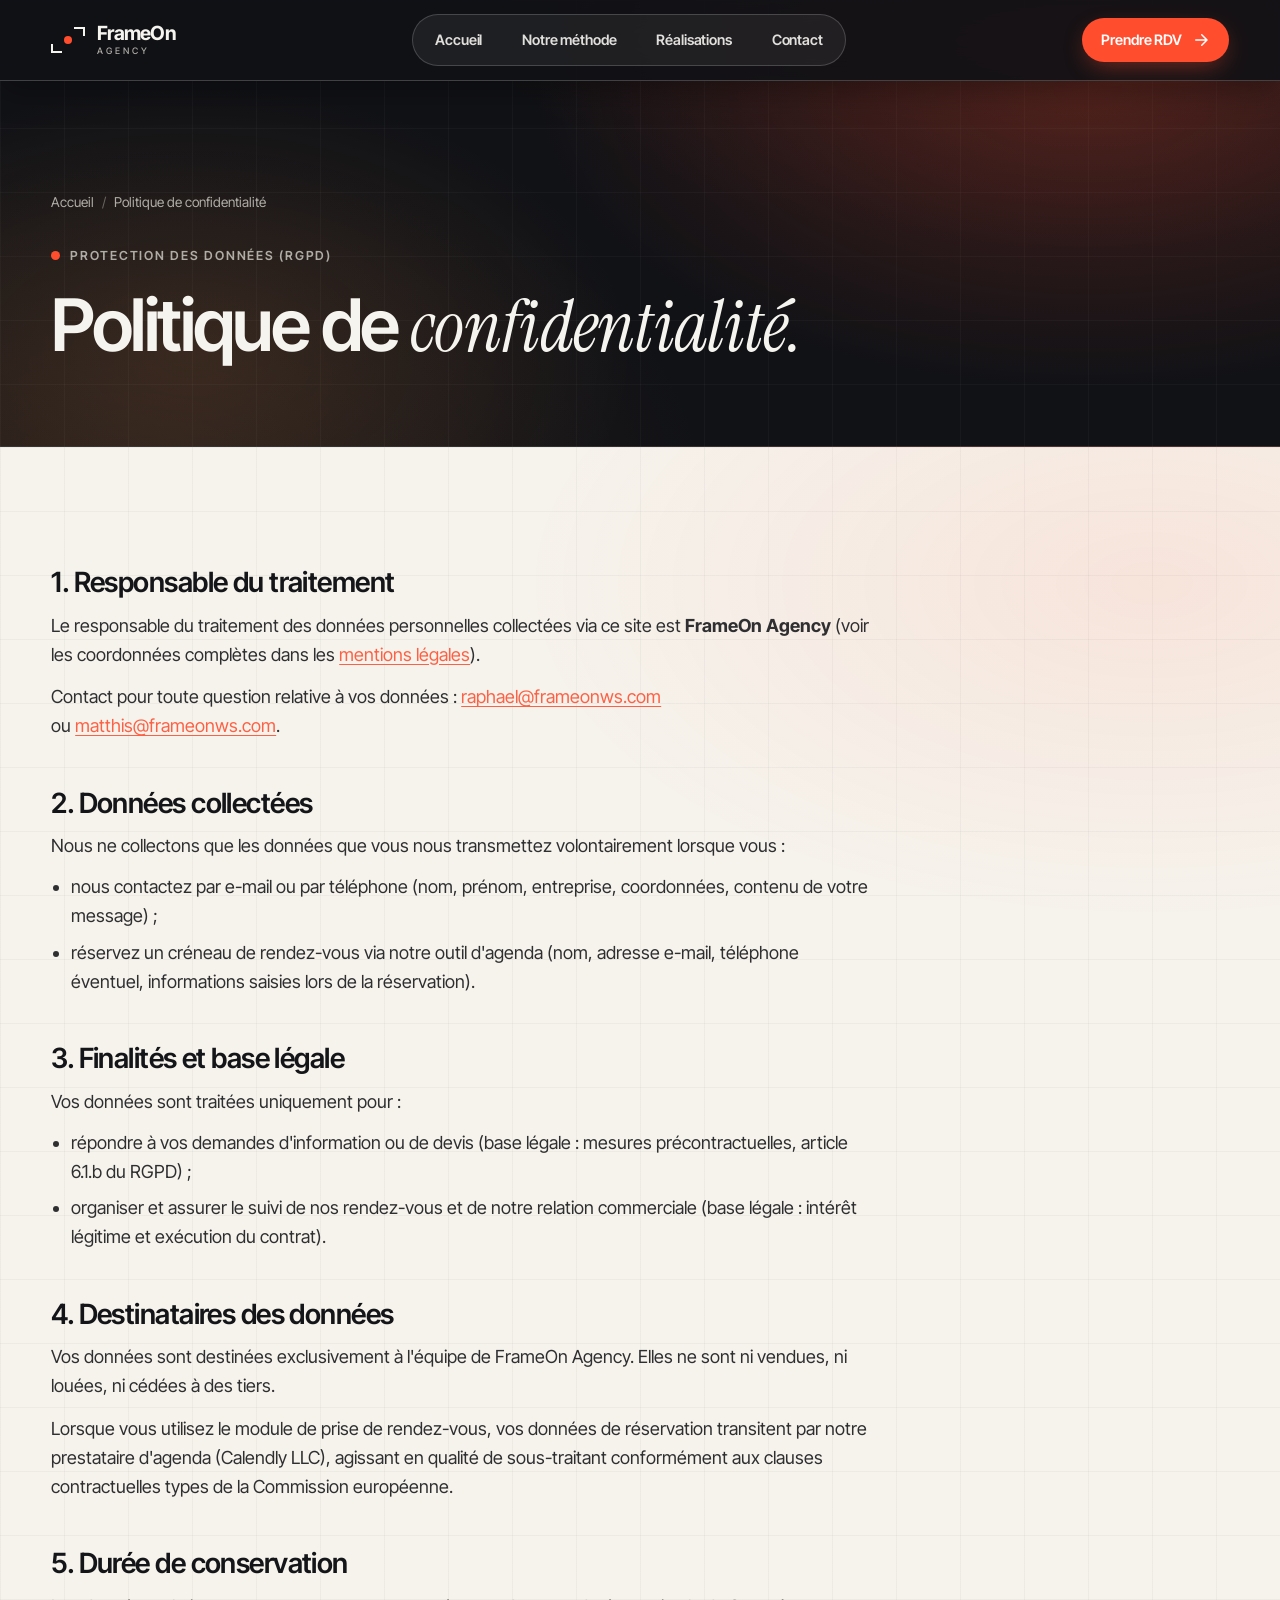
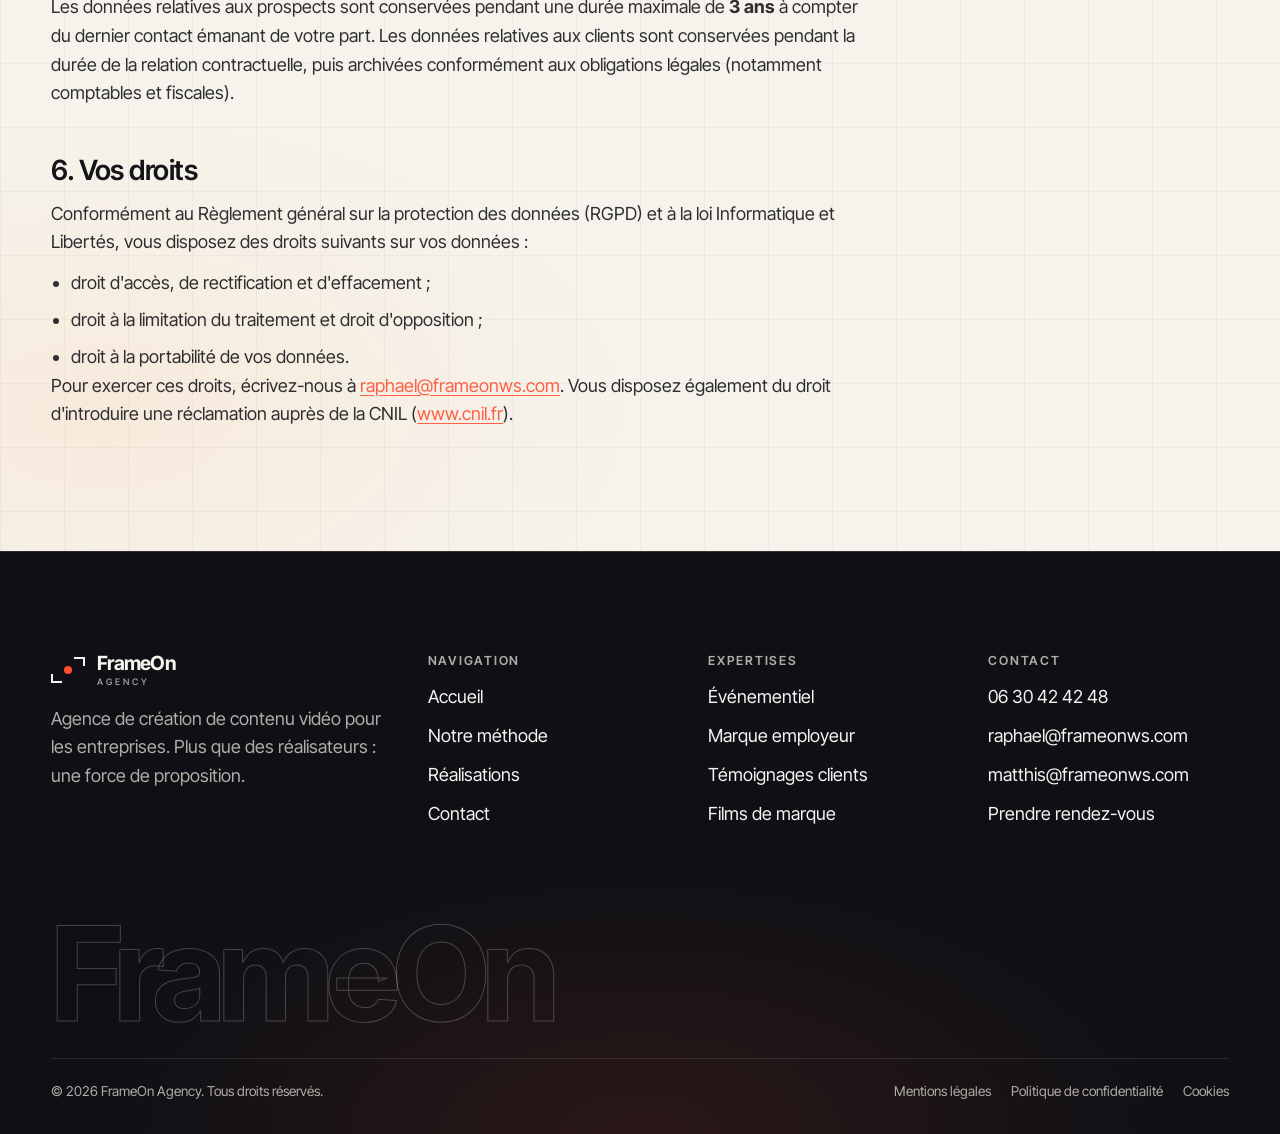
<file: confidentialite.html>
<!DOCTYPE html>
<html lang="fr">
<head>
  <meta charset="utf-8">
  <meta name="viewport" content="width=device-width, initial-scale=1">
  <title>Politique de confidentialité (RGPD) — FrameOn Agency</title>
  <meta name="description" content="Politique de confidentialité et protection des données personnelles (RGPD) de FrameOn Agency.">
  <meta name="robots" content="index, follow, max-image-preview:large, max-snippet:-1, max-video-preview:-1">
  <meta name="author" content="FrameOn Agency">
  <meta name="theme-color" content="#0b0b0c">
  <link rel="canonical" href="https://www.frameon-agency.com/confidentialite.html">
  <link rel="alternate" hreflang="fr-FR" href="https://www.frameon-agency.com/confidentialite.html">
  <link rel="alternate" hreflang="x-default" href="https://www.frameon-agency.com/confidentialite.html">
  <meta property="og:type" content="website">
  <meta property="og:site_name" content="FrameOn Agency">
  <meta property="og:title" content="Politique de confidentialité (RGPD) — FrameOn Agency">
  <meta property="og:description" content="Politique de confidentialité et protection des données personnelles (RGPD) de FrameOn Agency.">
  <meta property="og:url" content="https://www.frameon-agency.com/confidentialite.html">
  <meta property="og:image" content="https://www.frameon-agency.com/assets/img/hero-poster.jpg">
  <meta property="og:image:width" content="1800">
  <meta property="og:image:height" content="1004">
  <meta property="og:image:alt" content="FrameOn Agency — Agence de création de contenu vidéo pour les entreprises">
  <meta property="og:locale" content="fr_FR">
  <meta name="twitter:card" content="summary_large_image">
  <meta name="twitter:title" content="Politique de confidentialité (RGPD) — FrameOn Agency">
  <meta name="twitter:description" content="Politique de confidentialité et protection des données personnelles (RGPD) de FrameOn Agency.">
  <meta name="twitter:image" content="https://www.frameon-agency.com/assets/img/hero-poster.jpg">
  <meta name="twitter:image:alt" content="FrameOn Agency — Agence de création de contenu vidéo pour les entreprises">
  <link rel="icon" href="favicon.svg" type="image/svg+xml">
  <link rel="manifest" href="site.webmanifest">
  <link rel="preconnect" href="https://fonts.googleapis.com">
  <link rel="preconnect" href="https://fonts.gstatic.com" crossorigin>
  <link rel="stylesheet" href="https://fonts.googleapis.com/css2?family=Instrument+Serif:ital@0;1&family=Inter+Tight:wght@400;500;600;700&display=swap">
  <link rel="stylesheet" href="assets/css/style.css?v=668f3b50">
</head>
<body>
  <div id="scroll-progress"></div>
  <a class="skip-link visually-hidden" href="#contenu">Aller au contenu</a>
  <header class="site-header site-header--solid">
    <div class="container header-inner">
      <a class="logo" href="index.html" aria-label="FrameOn Agency — Accueil">
        <span class="logo-mark" aria-hidden="true"><span class="rec-dot"></span></span>
        <span>FrameOn<small>AGENCY</small></span>
      </a>
      <nav class="main-nav" aria-label="Navigation principale">
        <ul>
            <li><a href="index.html">Accueil</a></li>
            <li><a href="methode.html">Notre méthode</a></li>
            <li><a href="realisations.html">Réalisations</a></li>
            <li><a href="contact.html">Contact</a></li>
        </ul>
      </nav>
      <div class="header-cta">
        <a class="btn btn--small" href="contact.html#rendez-vous">Prendre RDV <svg viewBox="0 0 24 24" fill="none" stroke="currentColor" stroke-width="2" stroke-linecap="round" stroke-linejoin="round" aria-hidden="true"><path d="M5 12h14M13 5l7 7-7 7"/></svg></a>
        <button class="menu-toggle" type="button" popovertarget="mobile-menu" aria-label="Ouvrir le menu">
          <span></span><span></span>
        </button>
      </div>
    </div>
  </header>

  <div id="mobile-menu" class="mobile-menu" popover>
    <div class="mobile-menu-inner">
      <div class="mobile-menu-top">
        <a class="logo" href="index.html" aria-label="FrameOn Agency — Accueil">
          <span class="logo-mark" aria-hidden="true"><span class="rec-dot"></span></span>
        <span>FrameOn<small>AGENCY</small></span>
        </a>
        <button class="close-btn" type="button" popovertarget="mobile-menu" popovertargetaction="hide" aria-label="Fermer le menu">×</button>
      </div>
      <nav aria-label="Navigation mobile">
        <ul>
            <li><a href="index.html">Accueil</a></li>
            <li><a href="methode.html">Notre méthode</a></li>
            <li><a href="realisations.html">Réalisations</a></li>
            <li><a href="contact.html">Contact</a></li>
        </ul>
      </nav>
      <div class="mobile-menu-foot">
        <a class="btn" href="contact.html#rendez-vous">Prendre rendez-vous <svg viewBox="0 0 24 24" fill="none" stroke="currentColor" stroke-width="2" stroke-linecap="round" stroke-linejoin="round" aria-hidden="true"><path d="M5 12h14M13 5l7 7-7 7"/></svg></a>
        <a href="tel:+33630424248">06 30 42 42 48</a>
        <a href="mailto:raphael@frameonws.com">raphael@frameonws.com</a>
        <a href="mailto:matthis@frameonws.com">matthis@frameonws.com</a>
      </div>
    </div>
  </div>

  <main id="contenu">
    <section class="page-hero">
      <div class="container">
        <ol class="breadcrumb"><li><a href="index.html">Accueil</a></li><li aria-current="page">Politique de confidentialité</li></ol>
        <p class="eyebrow mt-m"><span class="rec-dot"></span>Protection des données (RGPD)</p>
        <h1 class="display">Politique de <em>confidentialité.</em></h1>
      </div>
    </section>

    <section class="section section--light">
      <div class="container">
        <div class="legal">

          <h2>1. Responsable du traitement</h2>
          <p>Le responsable du traitement des données personnelles collectées via ce site est <strong>FrameOn Agency</strong> (voir les coordonnées complètes dans les <a href="mentions-legales.html">mentions légales</a>).</p>
          <p>Contact pour toute question relative à vos données&nbsp;: <a href="mailto:raphael@frameonws.com">raphael@frameonws.com</a> ou <a href="mailto:matthis@frameonws.com">matthis@frameonws.com</a>.</p>

          <h2>2. Données collectées</h2>
          <p>Nous ne collectons que les données que vous nous transmettez volontairement lorsque vous&nbsp;:</p>
          <ul>
            <li>nous contactez par e-mail ou par téléphone (nom, prénom, entreprise, coordonnées, contenu de votre message)&nbsp;;</li>
            <li>réservez un créneau de rendez-vous via notre outil d'agenda (nom, adresse e-mail, téléphone éventuel, informations saisies lors de la réservation).</li>
          </ul>

          <h2>3. Finalités et base légale</h2>
          <p>Vos données sont traitées uniquement pour&nbsp;:</p>
          <ul>
            <li>répondre à vos demandes d'information ou de devis (base légale&nbsp;: mesures précontractuelles, article 6.1.b du RGPD)&nbsp;;</li>
            <li>organiser et assurer le suivi de nos rendez-vous et de notre relation commerciale (base légale&nbsp;: intérêt légitime et exécution du contrat).</li>
          </ul>

          <h2>4. Destinataires des données</h2>
          <p>Vos données sont destinées exclusivement à l'équipe de FrameOn Agency. Elles ne sont ni vendues, ni louées, ni cédées à des tiers.</p>
          <p>Lorsque vous utilisez le module de prise de rendez-vous, vos données de réservation transitent par notre prestataire d'agenda (Calendly LLC), agissant en qualité de sous-traitant conformément aux clauses contractuelles types de la Commission européenne.</p>

          <h2>5. Durée de conservation</h2>
          <p>Les données relatives aux prospects sont conservées pendant une durée maximale de <strong>3 ans</strong> à compter du dernier contact émanant de votre part. Les données relatives aux clients sont conservées pendant la durée de la relation contractuelle, puis archivées conformément aux obligations légales (notamment comptables et fiscales).</p>

          <h2>6. Vos droits</h2>
          <p>Conformément au Règlement général sur la protection des données (RGPD) et à la loi Informatique et Libertés, vous disposez des droits suivants sur vos données&nbsp;:</p>
          <ul>
            <li>droit d'accès, de rectification et d'effacement&nbsp;;</li>
            <li>droit à la limitation du traitement et droit d'opposition&nbsp;;</li>
            <li>droit à la portabilité de vos données.</li>
          </ul>
          <p>Pour exercer ces droits, écrivez-nous à <a href="mailto:raphael@frameonws.com">raphael@frameonws.com</a>. Vous disposez également du droit d'introduire une réclamation auprès de la CNIL (<a href="https://www.cnil.fr" target="_blank" rel="noopener">www.cnil.fr</a>).</p>

        </div>
      </div>
    </section>
  </main>

  <footer class="site-footer">
    <div class="container">
      <div class="footer-top">
        <div class="footer-brand">
          <a class="logo" href="index.html" aria-label="FrameOn Agency — Accueil">
            <span class="logo-mark" aria-hidden="true"><span class="rec-dot"></span></span>
        <span>FrameOn<small>AGENCY</small></span>
          </a>
          <p>Agence de création de contenu vidéo pour les entreprises. Plus que des réalisateurs&nbsp;: une force de proposition.</p>
        </div>
        <div class="footer-col">
          <h2>Navigation</h2>
          <ul>
            <li><a href="index.html">Accueil</a></li>
            <li><a href="methode.html">Notre méthode</a></li>
            <li><a href="realisations.html">Réalisations</a></li>
            <li><a href="contact.html">Contact</a></li>
          </ul>
        </div>
        <div class="footer-col">
          <h2>Expertises</h2>
          <ul>
            <li><a href="index.html#services">Événementiel</a></li>
            <li><a href="index.html#services">Marque employeur</a></li>
            <li><a href="index.html#services">Témoignages clients</a></li>
            <li><a href="index.html#services">Films de marque</a></li>
          </ul>
        </div>
        <div class="footer-col">
          <h2>Contact</h2>
          <ul>
            <li><a href="tel:+33630424248">06 30 42 42 48</a></li>
            <li><a href="mailto:raphael@frameonws.com">raphael@frameonws.com</a></li>
            <li><a href="mailto:matthis@frameonws.com">matthis@frameonws.com</a></li>
            <li><a href="contact.html#rendez-vous">Prendre rendez-vous</a></li>
          </ul>
        </div>
      </div>
      <p class="footer-big" aria-hidden="true">FrameOn</p>
      <div class="footer-bottom">
        <p>© <span data-year>2026</span> FrameOn Agency. Tous droits réservés.</p>
        <ul>
          <li><a href="mentions-legales.html">Mentions légales</a></li>
          <li><a href="confidentialite.html">Politique de confidentialité</a></li>
          <li><a href="mentions-legales.html#cookies">Cookies</a></li>
        </ul>
      </div>
    </div>
  </footer>
  <script src="assets/js/projets-data.js?v=20261126" defer></script>
  <script src="assets/js/main.js?v=668f3b50" defer></script>
</body>
</html>
</file>
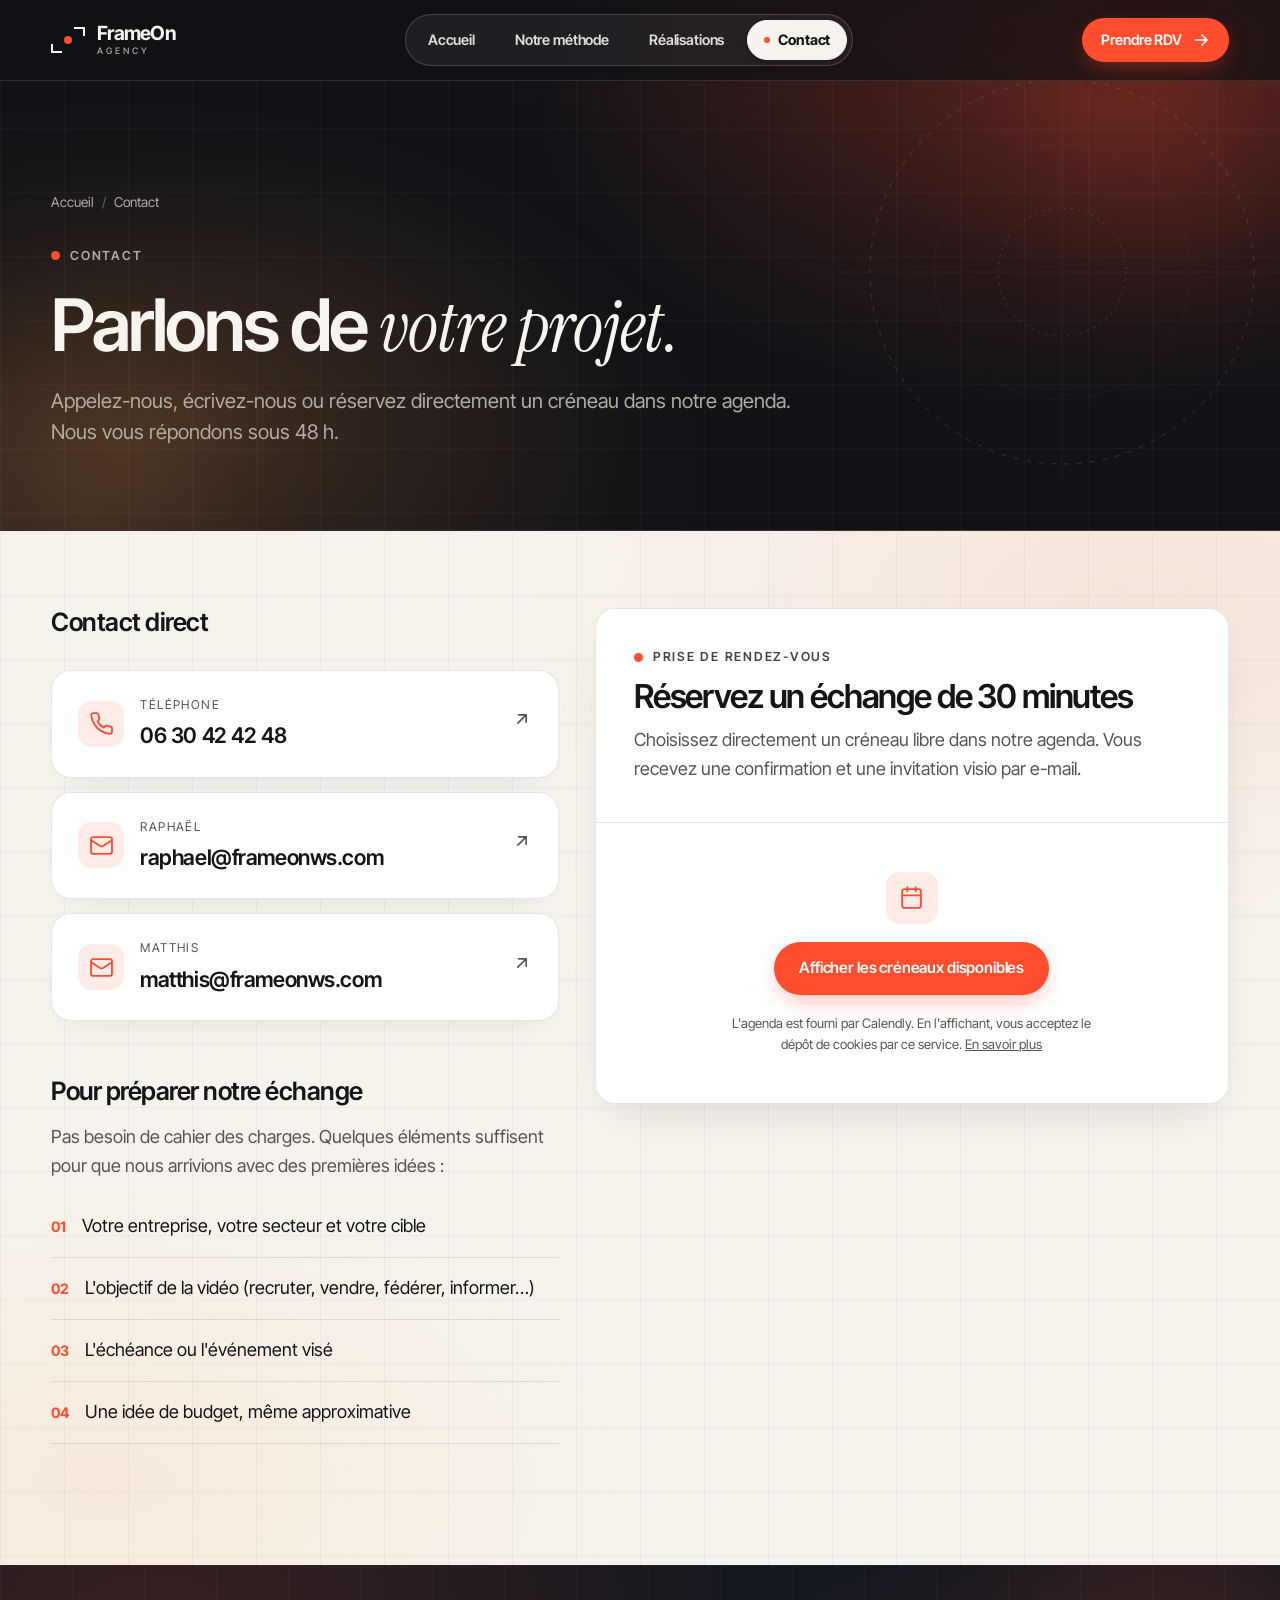
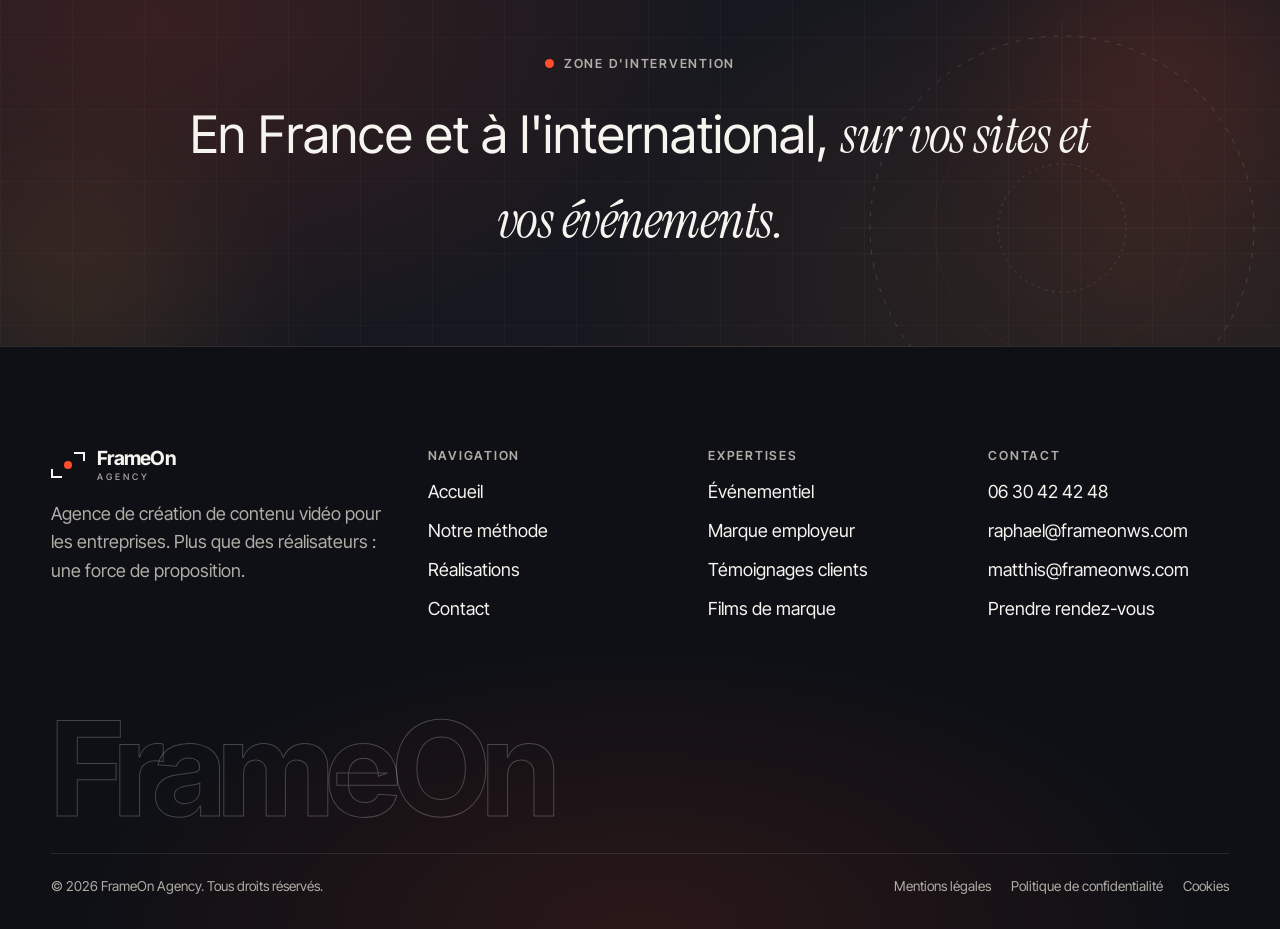
<file: contact.html>
<!DOCTYPE html>
<html lang="fr">
<head>
  <meta charset="utf-8">
  <meta name="viewport" content="width=device-width, initial-scale=1">
  <title>Contact &amp; prise de rendez-vous — FrameOn Agency</title>
  <meta name="description" content="Contactez FrameOn Agency au 06 30 42 42 48, par e-mail (raphael@frameonws.com, matthis@frameonws.com) ou réservez directement un rendez-vous de 30 minutes dans notre agenda.">
  <meta name="robots" content="index, follow, max-image-preview:large, max-snippet:-1, max-video-preview:-1">
  <meta name="author" content="FrameOn Agency">
  <meta name="theme-color" content="#0b0b0c">
  <link rel="canonical" href="https://www.frameon-agency.com/contact.html">
  <link rel="alternate" hreflang="fr-FR" href="https://www.frameon-agency.com/contact.html">
  <link rel="alternate" hreflang="x-default" href="https://www.frameon-agency.com/contact.html">
  <meta property="og:type" content="website">
  <meta property="og:site_name" content="FrameOn Agency">
  <meta property="og:title" content="Contact &amp; prise de rendez-vous — FrameOn Agency">
  <meta property="og:description" content="Contactez FrameOn Agency au 06 30 42 42 48, par e-mail (raphael@frameonws.com, matthis@frameonws.com) ou réservez directement un rendez-vous de 30 minutes dans notre agenda.">
  <meta property="og:url" content="https://www.frameon-agency.com/contact.html">
  <meta property="og:image" content="https://www.frameon-agency.com/assets/img/hero-poster.jpg">
  <meta property="og:image:width" content="1800">
  <meta property="og:image:height" content="1004">
  <meta property="og:image:alt" content="FrameOn Agency — Agence de création de contenu vidéo pour les entreprises">
  <meta property="og:locale" content="fr_FR">
  <meta name="twitter:card" content="summary_large_image">
  <meta name="twitter:title" content="Contact &amp; prise de rendez-vous — FrameOn Agency">
  <meta name="twitter:description" content="Contactez FrameOn Agency au 06 30 42 42 48, par e-mail (raphael@frameonws.com, matthis@frameonws.com) ou réservez directement un rendez-vous de 30 minutes dans notre agenda.">
  <meta name="twitter:image" content="https://www.frameon-agency.com/assets/img/hero-poster.jpg">
  <meta name="twitter:image:alt" content="FrameOn Agency — Agence de création de contenu vidéo pour les entreprises">
  <link rel="icon" href="favicon.svg" type="image/svg+xml">
  <link rel="manifest" href="site.webmanifest">
  <link rel="preconnect" href="https://fonts.googleapis.com">
  <link rel="preconnect" href="https://fonts.gstatic.com" crossorigin>
  <link rel="stylesheet" href="https://fonts.googleapis.com/css2?family=Instrument+Serif:ital@0;1&family=Inter+Tight:wght@400;500;600;700&display=swap">
  <link rel="stylesheet" href="assets/css/style.css?v=668f3b50">
  <script type="application/ld+json">
{
  "@context": "https://schema.org",
  "@graph": [
    {
      "@type": "BreadcrumbList",
      "itemListElement": [
        {
          "@type": "ListItem",
          "position": 1,
          "name": "Accueil",
          "item": "https://www.frameon-agency.com/"
        },
        {
          "@type": "ListItem",
          "position": 2,
          "name": "Contact",
          "item": "https://www.frameon-agency.com/contact.html"
        }
      ]
    },
    {
      "@type": "ContactPage",
      "name": "Contact & prise de rendez-vous — FrameOn Agency",
      "url": "https://www.frameon-agency.com/contact.html",
      "mainEntity": {
        "@type": "Organization",
        "name": "FrameOn Agency",
        "telephone": "+33630424248",
        "email": "raphael@frameonws.com",
        "contactPoint": [
          {
            "@type": "ContactPoint",
            "telephone": "+33630424248",
            "email": "raphael@frameonws.com",
            "contactType": "sales",
            "name": "Raphaël"
          },
          {
            "@type": "ContactPoint",
            "telephone": "+33630424248",
            "email": "matthis@frameonws.com",
            "contactType": "sales",
            "name": "Matthis"
          }
        ]
      }
    }
  ]
}
  </script>
</head>
<body>
  <div id="scroll-progress"></div>
  <a class="skip-link visually-hidden" href="#contenu">Aller au contenu</a>
  <header class="site-header">
    <div class="container header-inner">
      <a class="logo" href="index.html" aria-label="FrameOn Agency — Accueil">
        <span class="logo-mark" aria-hidden="true"><span class="rec-dot"></span></span>
        <span>FrameOn<small>AGENCY</small></span>
      </a>
      <nav class="main-nav" aria-label="Navigation principale">
        <ul>
            <li><a href="index.html">Accueil</a></li>
            <li><a href="methode.html">Notre méthode</a></li>
            <li><a href="realisations.html">Réalisations</a></li>
            <li><a href="contact.html" aria-current="page">Contact</a></li>
        </ul>
      </nav>
      <div class="header-cta">
        <a class="btn btn--small" href="contact.html#rendez-vous">Prendre RDV <svg viewBox="0 0 24 24" fill="none" stroke="currentColor" stroke-width="2" stroke-linecap="round" stroke-linejoin="round" aria-hidden="true"><path d="M5 12h14M13 5l7 7-7 7"/></svg></a>
        <button class="menu-toggle" type="button" popovertarget="mobile-menu" aria-label="Ouvrir le menu">
          <span></span><span></span>
        </button>
      </div>
    </div>
  </header>

  <div id="mobile-menu" class="mobile-menu" popover>
    <div class="mobile-menu-inner">
      <div class="mobile-menu-top">
        <a class="logo" href="index.html" aria-label="FrameOn Agency — Accueil">
          <span class="logo-mark" aria-hidden="true"><span class="rec-dot"></span></span>
        <span>FrameOn<small>AGENCY</small></span>
        </a>
        <button class="close-btn" type="button" popovertarget="mobile-menu" popovertargetaction="hide" aria-label="Fermer le menu">×</button>
      </div>
      <nav aria-label="Navigation mobile">
        <ul>
            <li><a href="index.html">Accueil</a></li>
            <li><a href="methode.html">Notre méthode</a></li>
            <li><a href="realisations.html">Réalisations</a></li>
            <li><a href="contact.html" aria-current="page">Contact</a></li>
        </ul>
      </nav>
      <div class="mobile-menu-foot">
        <a class="btn" href="contact.html#rendez-vous">Prendre rendez-vous <svg viewBox="0 0 24 24" fill="none" stroke="currentColor" stroke-width="2" stroke-linecap="round" stroke-linejoin="round" aria-hidden="true"><path d="M5 12h14M13 5l7 7-7 7"/></svg></a>
        <a href="tel:+33630424248">06 30 42 42 48</a>
        <a href="mailto:raphael@frameonws.com">raphael@frameonws.com</a>
        <a href="mailto:matthis@frameonws.com">matthis@frameonws.com</a>
      </div>
    </div>
  </div>

  <main id="contenu">
    <section class="page-hero">
      <div class="bg-decor" aria-hidden="true">
        <div class="orb orb--warm" style="top:-120px;right:-100px"></div>
        <div class="orb orb--amber" style="bottom:-140px;left:-120px"></div>
        <svg viewBox="0 0 800 600" fill="none" style="position:absolute;right:-8%;top:6%;width:640px;height:480px;opacity:.18">
          <circle cx="400" cy="300" r="240" stroke="currentColor" stroke-dasharray="6 10"/>
          <circle cx="400" cy="300" r="160" stroke="#ff4d2e" stroke-opacity=".5"/>
          <circle cx="400" cy="300" r="80" stroke="currentColor" stroke-dasharray="3 6"/>
          <line x1="120" y1="300" x2="680" y2="300" stroke="currentColor" stroke-opacity=".35"/>
          <line x1="400" y1="40" x2="400" y2="560" stroke="currentColor" stroke-opacity=".35"/>
        </svg>
      </div>
      <div class="container">
        <ol class="breadcrumb" aria-label="Fil d'Ariane"><li><a href="index.html">Accueil</a></li><li aria-current="page">Contact</li></ol>
        <p class="eyebrow mt-m"><span class="rec-dot"></span>Contact</p>
        <h1 class="display">Parlons de <em>votre projet.</em></h1>
        <p class="lead">Appelez-nous, écrivez-nous ou réservez directement un créneau dans notre agenda. Nous vous répondons sous 48 h.</p>
      </div>
    </section>

    <section class="section section--light" style="padding-top:clamp(48px,6vw,80px)">
      <div class="container contact-grid">

        <div>
          <h2 class="h3">Contact direct</h2>
          <div class="contact-cards mt-m">
            <a class="contact-card reveal" href="tel:+33630424248">
              <span class="service-icon"><svg viewBox="0 0 24 24" fill="none" stroke="currentColor" stroke-width="1.8" stroke-linecap="round" stroke-linejoin="round" aria-hidden="true"><path d="M22 16.92v3a2 2 0 0 1-2.18 2 19.79 19.79 0 0 1-8.63-3.07 19.5 19.5 0 0 1-6-6 19.79 19.79 0 0 1-3.07-8.67A2 2 0 0 1 4.11 2h3a2 2 0 0 1 2 1.72 12.84 12.84 0 0 0 .7 2.81 2 2 0 0 1-.45 2.11L8.09 9.91a16 16 0 0 0 6 6l1.27-1.27a2 2 0 0 1 2.11-.45 12.84 12.84 0 0 0 2.81.7A2 2 0 0 1 22 16.92z"/></svg></span>
              <span>
                <span class="contact-card-label">Téléphone</span>
                <span class="contact-card-value">06 30 42 42 48</span>
              </span>
              <span class="arrow"><svg viewBox="0 0 24 24" fill="none" stroke="currentColor" stroke-width="2" stroke-linecap="round" stroke-linejoin="round" aria-hidden="true"><path d="M7 17 17 7M8 7h9v9"/></svg></span>
            </a>

            <a class="contact-card reveal" style="--delay:.08s" href="mailto:raphael@frameonws.com">
              <span class="service-icon"><svg viewBox="0 0 24 24" fill="none" stroke="currentColor" stroke-width="1.8" stroke-linecap="round" stroke-linejoin="round" aria-hidden="true"><rect x="2" y="4" width="20" height="16" rx="2"/><path d="m22 7-8.97 5.7a1.94 1.94 0 0 1-2.06 0L2 7"/></svg></span>
              <span>
                <span class="contact-card-label">Raphaël</span>
                <span class="contact-card-value">raphael@frameonws.com</span>
              </span>
              <span class="arrow"><svg viewBox="0 0 24 24" fill="none" stroke="currentColor" stroke-width="2" stroke-linecap="round" stroke-linejoin="round" aria-hidden="true"><path d="M7 17 17 7M8 7h9v9"/></svg></span>
            </a>

            <a class="contact-card reveal" style="--delay:.16s" href="mailto:matthis@frameonws.com">
              <span class="service-icon"><svg viewBox="0 0 24 24" fill="none" stroke="currentColor" stroke-width="1.8" stroke-linecap="round" stroke-linejoin="round" aria-hidden="true"><rect x="2" y="4" width="20" height="16" rx="2"/><path d="m22 7-8.97 5.7a1.94 1.94 0 0 1-2.06 0L2 7"/></svg></span>
              <span>
                <span class="contact-card-label">Matthis</span>
                <span class="contact-card-value">matthis@frameonws.com</span>
              </span>
              <span class="arrow"><svg viewBox="0 0 24 24" fill="none" stroke="currentColor" stroke-width="2" stroke-linecap="round" stroke-linejoin="round" aria-hidden="true"><path d="M7 17 17 7M8 7h9v9"/></svg></span>
            </a>
          </div>

          <div class="mt-l reveal">
            <h2 class="h3">Pour préparer notre échange</h2>
            <p class="muted mt-s">Pas besoin de cahier des charges. Quelques éléments suffisent pour que nous arrivions avec des premières idées :</p>
            <ol class="info-list mt-m">
              <li>Votre entreprise, votre secteur et votre cible</li>
              <li>L'objectif de la vidéo (recruter, vendre, fédérer, informer…)</li>
              <li>L'échéance ou l'événement visé</li>
              <li>Une idée de budget, même approximative</li>
            </ol>
          </div>
        </div>

        <div id="rendez-vous" class="booking reveal">
          <div class="booking-head">
            <p class="eyebrow"><span class="rec-dot"></span>Prise de rendez-vous</p>
            <h2>Réservez un échange de 30 minutes</h2>
            <p>Choisissez directement un créneau libre dans notre agenda. Vous recevez une confirmation et une invitation visio par e-mail.</p>
          </div>
          <div class="booking-body" data-booking-body>
            <div class="booking-placeholder">
              <span class="service-icon"><svg viewBox="0 0 24 24" fill="none" stroke="currentColor" stroke-width="1.8" stroke-linecap="round" stroke-linejoin="round" aria-hidden="true"><rect x="3" y="4" width="18" height="18" rx="2"/><path d="M16 2v4M8 2v4M3 10h18"/></svg></span>
              <button class="btn" type="button" data-load-booking data-url="https://calendly.com/frameon-agency/30min">
                Afficher les créneaux disponibles
              </button>
              <small>L'agenda est fourni par Calendly. En l'affichant, vous acceptez le dépôt de cookies par ce service. <a href="confidentialite.html">En savoir plus</a></small>
            </div>
          </div>
        </div>

      </div>
    </section>

    <section class="section--tight section--alt">
      <div class="bg-decor" aria-hidden="true">
        <div class="orb orb--warm" style="top:-120px;right:-100px"></div>
        <div class="orb orb--amber" style="bottom:-140px;left:-120px"></div>
        <svg viewBox="0 0 800 600" fill="none" style="position:absolute;right:-8%;top:6%;width:640px;height:480px;opacity:.18">
          <circle cx="400" cy="300" r="240" stroke="currentColor" stroke-dasharray="6 10"/>
          <circle cx="400" cy="300" r="160" stroke="#ff4d2e" stroke-opacity=".5"/>
          <circle cx="400" cy="300" r="80" stroke="currentColor" stroke-dasharray="3 6"/>
          <line x1="120" y1="300" x2="680" y2="300" stroke="currentColor" stroke-opacity=".35"/>
          <line x1="400" y1="40" x2="400" y2="560" stroke="currentColor" stroke-opacity=".35"/>
        </svg>
      </div>
      <div class="container center reveal">
        <p class="eyebrow"><span class="rec-dot"></span>Zone d'intervention</p>
        <p class="h2 mt-s">En France et à l'international, <em>sur vos sites et vos événements.</em></p>
      </div>
    </section>
  </main>

  <footer class="site-footer">
    <div class="container">
      <div class="footer-top">
        <div class="footer-brand">
          <a class="logo" href="index.html" aria-label="FrameOn Agency — Accueil">
            <span class="logo-mark" aria-hidden="true"><span class="rec-dot"></span></span>
        <span>FrameOn<small>AGENCY</small></span>
          </a>
          <p>Agence de création de contenu vidéo pour les entreprises. Plus que des réalisateurs&nbsp;: une force de proposition.</p>
        </div>
        <div class="footer-col">
          <h2>Navigation</h2>
          <ul>
            <li><a href="index.html">Accueil</a></li>
            <li><a href="methode.html">Notre méthode</a></li>
            <li><a href="realisations.html">Réalisations</a></li>
            <li><a href="contact.html">Contact</a></li>
          </ul>
        </div>
        <div class="footer-col">
          <h2>Expertises</h2>
          <ul>
            <li><a href="index.html#services">Événementiel</a></li>
            <li><a href="index.html#services">Marque employeur</a></li>
            <li><a href="index.html#services">Témoignages clients</a></li>
            <li><a href="index.html#services">Films de marque</a></li>
          </ul>
        </div>
        <div class="footer-col">
          <h2>Contact</h2>
          <ul>
            <li><a href="tel:+33630424248">06 30 42 42 48</a></li>
            <li><a href="mailto:raphael@frameonws.com">raphael@frameonws.com</a></li>
            <li><a href="mailto:matthis@frameonws.com">matthis@frameonws.com</a></li>
            <li><a href="contact.html#rendez-vous">Prendre rendez-vous</a></li>
          </ul>
        </div>
      </div>
      <p class="footer-big" aria-hidden="true">FrameOn</p>
      <div class="footer-bottom">
        <p>© <span data-year>2026</span> FrameOn Agency. Tous droits réservés.</p>
        <ul>
          <li><a href="mentions-legales.html">Mentions légales</a></li>
          <li><a href="confidentialite.html">Politique de confidentialité</a></li>
          <li><a href="mentions-legales.html#cookies">Cookies</a></li>
        </ul>
      </div>
    </div>
  </footer>
  <script src="assets/js/projets-data.js?v=20261126" defer></script>
  <script src="assets/js/main.js?v=668f3b50" defer></script>
</body>
</html>
</file>
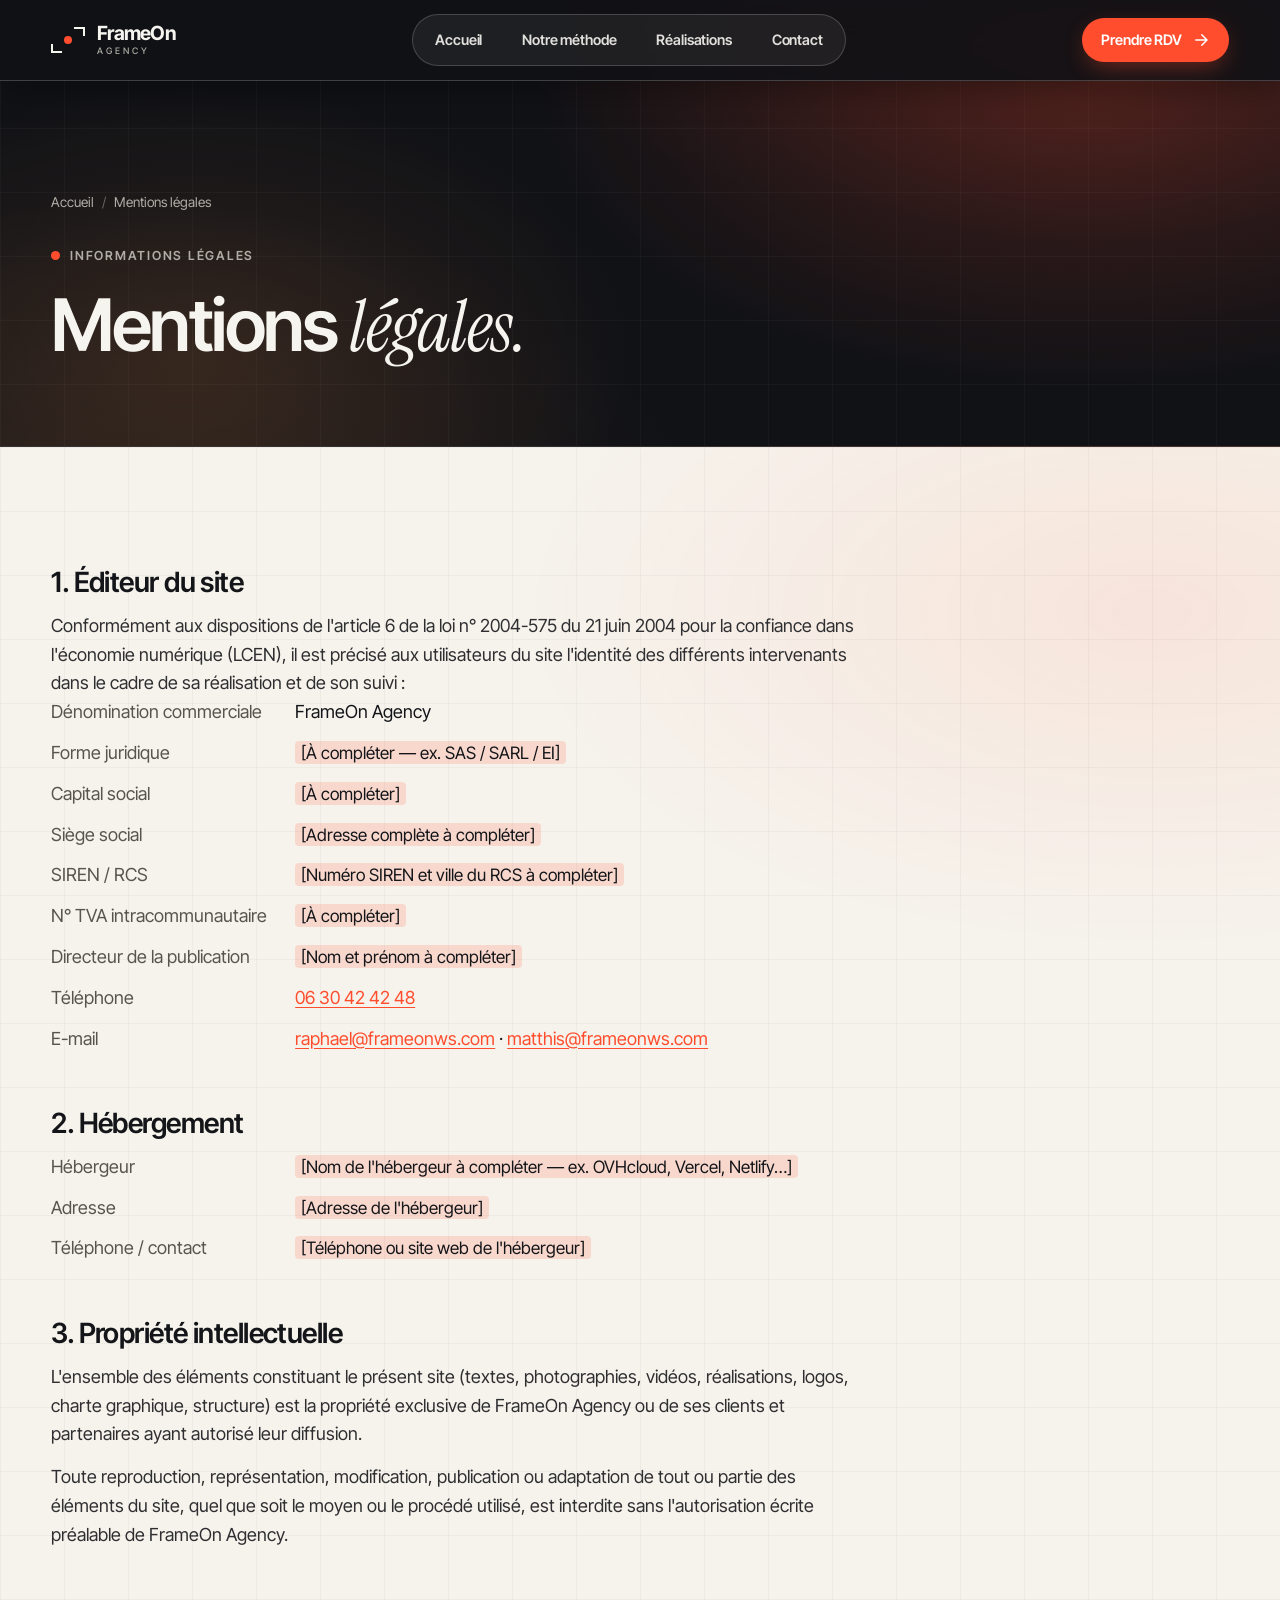
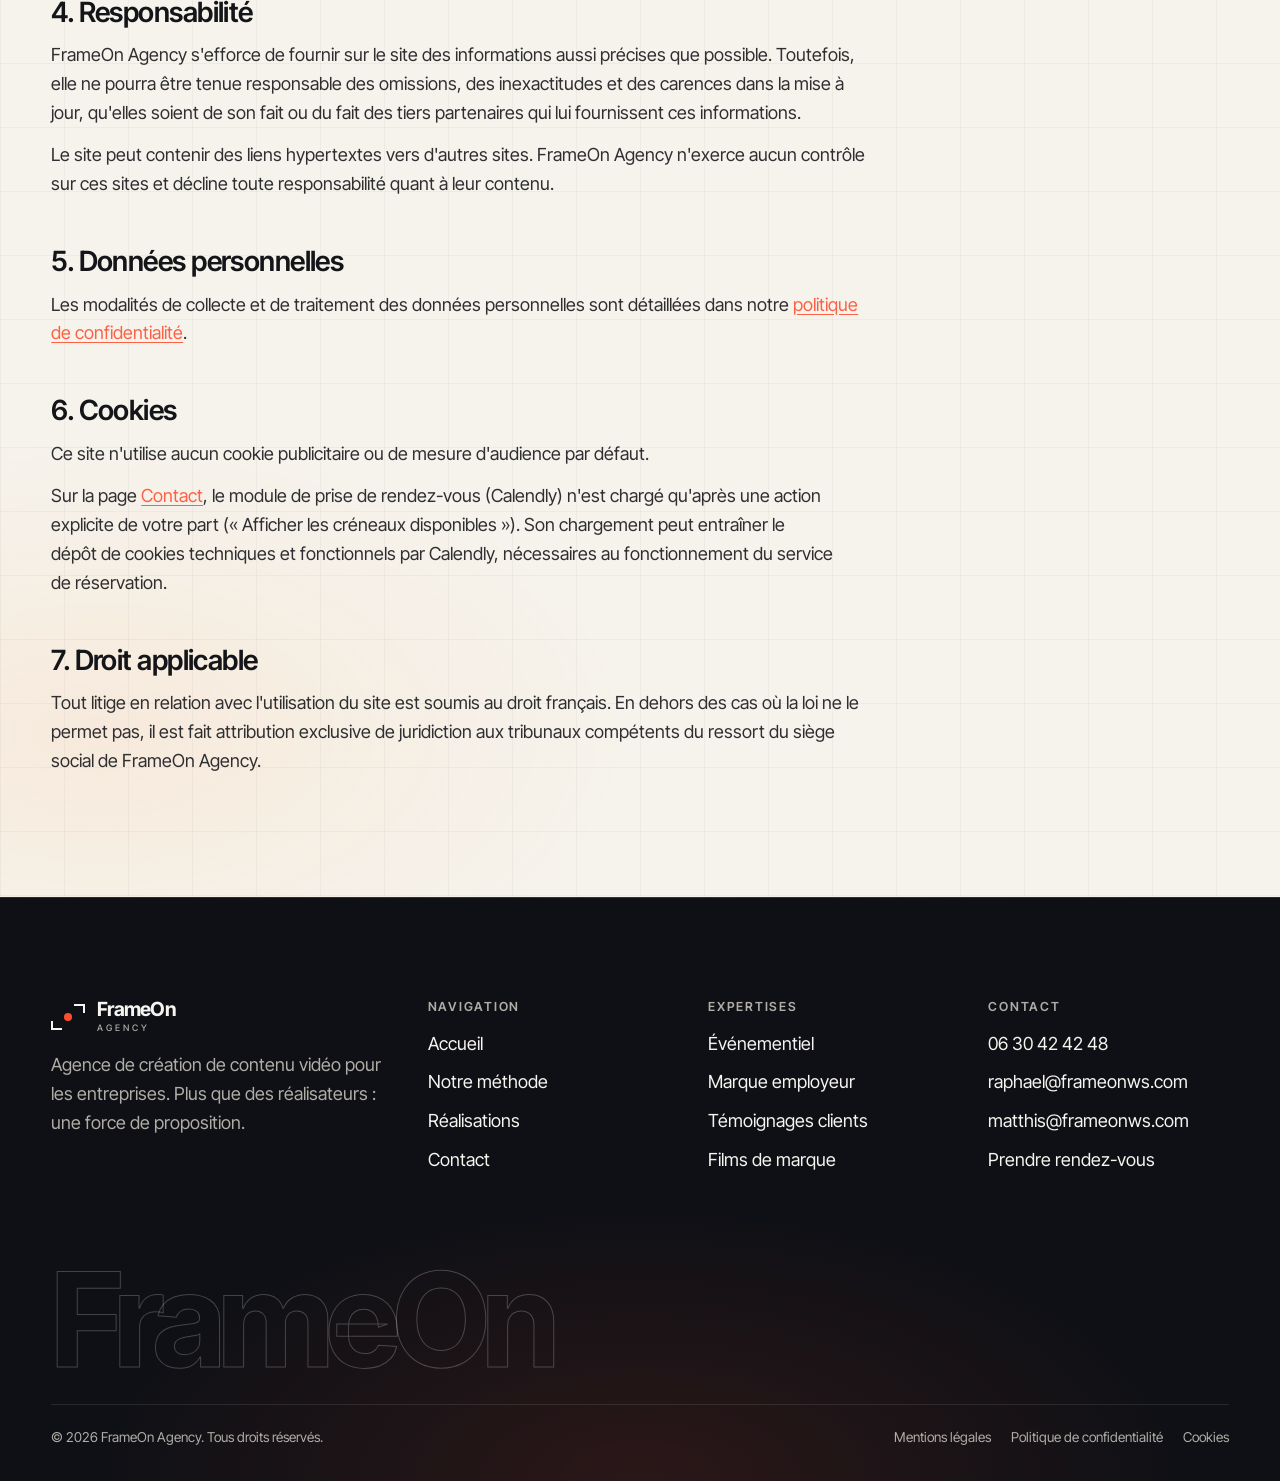
<file: mentions-legales.html>
<!DOCTYPE html>
<html lang="fr">
<head>
  <meta charset="utf-8">
  <meta name="viewport" content="width=device-width, initial-scale=1">
  <title>Mentions légales — FrameOn Agency</title>
  <meta name="description" content="Mentions légales, éditeur, hébergement et gestion des cookies du site de FrameOn Agency.">
  <meta name="robots" content="index, follow, max-image-preview:large, max-snippet:-1, max-video-preview:-1">
  <meta name="author" content="FrameOn Agency">
  <meta name="theme-color" content="#0b0b0c">
  <link rel="canonical" href="https://www.frameon-agency.com/mentions-legales.html">
  <link rel="alternate" hreflang="fr-FR" href="https://www.frameon-agency.com/mentions-legales.html">
  <link rel="alternate" hreflang="x-default" href="https://www.frameon-agency.com/mentions-legales.html">
  <meta property="og:type" content="website">
  <meta property="og:site_name" content="FrameOn Agency">
  <meta property="og:title" content="Mentions légales — FrameOn Agency">
  <meta property="og:description" content="Mentions légales, éditeur, hébergement et gestion des cookies du site de FrameOn Agency.">
  <meta property="og:url" content="https://www.frameon-agency.com/mentions-legales.html">
  <meta property="og:image" content="https://www.frameon-agency.com/assets/img/hero-poster.jpg">
  <meta property="og:image:width" content="1800">
  <meta property="og:image:height" content="1004">
  <meta property="og:image:alt" content="FrameOn Agency — Agence de création de contenu vidéo pour les entreprises">
  <meta property="og:locale" content="fr_FR">
  <meta name="twitter:card" content="summary_large_image">
  <meta name="twitter:title" content="Mentions légales — FrameOn Agency">
  <meta name="twitter:description" content="Mentions légales, éditeur, hébergement et gestion des cookies du site de FrameOn Agency.">
  <meta name="twitter:image" content="https://www.frameon-agency.com/assets/img/hero-poster.jpg">
  <meta name="twitter:image:alt" content="FrameOn Agency — Agence de création de contenu vidéo pour les entreprises">
  <link rel="icon" href="favicon.svg" type="image/svg+xml">
  <link rel="manifest" href="site.webmanifest">
  <link rel="preconnect" href="https://fonts.googleapis.com">
  <link rel="preconnect" href="https://fonts.gstatic.com" crossorigin>
  <link rel="stylesheet" href="https://fonts.googleapis.com/css2?family=Instrument+Serif:ital@0;1&family=Inter+Tight:wght@400;500;600;700&display=swap">
  <link rel="stylesheet" href="assets/css/style.css?v=668f3b50">
</head>
<body>
  <div id="scroll-progress"></div>
  <a class="skip-link visually-hidden" href="#contenu">Aller au contenu</a>
  <header class="site-header site-header--solid">
    <div class="container header-inner">
      <a class="logo" href="index.html" aria-label="FrameOn Agency — Accueil">
        <span class="logo-mark" aria-hidden="true"><span class="rec-dot"></span></span>
        <span>FrameOn<small>AGENCY</small></span>
      </a>
      <nav class="main-nav" aria-label="Navigation principale">
        <ul>
            <li><a href="index.html">Accueil</a></li>
            <li><a href="methode.html">Notre méthode</a></li>
            <li><a href="realisations.html">Réalisations</a></li>
            <li><a href="contact.html">Contact</a></li>
        </ul>
      </nav>
      <div class="header-cta">
        <a class="btn btn--small" href="contact.html#rendez-vous">Prendre RDV <svg viewBox="0 0 24 24" fill="none" stroke="currentColor" stroke-width="2" stroke-linecap="round" stroke-linejoin="round" aria-hidden="true"><path d="M5 12h14M13 5l7 7-7 7"/></svg></a>
        <button class="menu-toggle" type="button" popovertarget="mobile-menu" aria-label="Ouvrir le menu">
          <span></span><span></span>
        </button>
      </div>
    </div>
  </header>

  <div id="mobile-menu" class="mobile-menu" popover>
    <div class="mobile-menu-inner">
      <div class="mobile-menu-top">
        <a class="logo" href="index.html" aria-label="FrameOn Agency — Accueil">
          <span class="logo-mark" aria-hidden="true"><span class="rec-dot"></span></span>
        <span>FrameOn<small>AGENCY</small></span>
        </a>
        <button class="close-btn" type="button" popovertarget="mobile-menu" popovertargetaction="hide" aria-label="Fermer le menu">×</button>
      </div>
      <nav aria-label="Navigation mobile">
        <ul>
            <li><a href="index.html">Accueil</a></li>
            <li><a href="methode.html">Notre méthode</a></li>
            <li><a href="realisations.html">Réalisations</a></li>
            <li><a href="contact.html">Contact</a></li>
        </ul>
      </nav>
      <div class="mobile-menu-foot">
        <a class="btn" href="contact.html#rendez-vous">Prendre rendez-vous <svg viewBox="0 0 24 24" fill="none" stroke="currentColor" stroke-width="2" stroke-linecap="round" stroke-linejoin="round" aria-hidden="true"><path d="M5 12h14M13 5l7 7-7 7"/></svg></a>
        <a href="tel:+33630424248">06 30 42 42 48</a>
        <a href="mailto:raphael@frameonws.com">raphael@frameonws.com</a>
        <a href="mailto:matthis@frameonws.com">matthis@frameonws.com</a>
      </div>
    </div>
  </div>

  <main id="contenu">
    <section class="page-hero">
      <div class="container">
        <ol class="breadcrumb"><li><a href="index.html">Accueil</a></li><li aria-current="page">Mentions légales</li></ol>
        <p class="eyebrow mt-m"><span class="rec-dot"></span>Informations légales</p>
        <h1 class="display">Mentions <em>légales.</em></h1>
      </div>
    </section>

    <section class="section section--light">
      <div class="container">
        <div class="legal">

          <h2>1. Éditeur du site</h2>
          <p>Conformément aux dispositions de l'article 6 de la loi n°&nbsp;2004-575 du 21 juin 2004 pour la confiance dans l'économie numérique (LCEN), il est précisé aux utilisateurs du site l'identité des différents intervenants dans le cadre de sa réalisation et de son suivi&nbsp;:</p>
          <dl class="mt-m">
            <dt>Dénomination commerciale</dt><dd>FrameOn Agency</dd>
            <dt>Forme juridique</dt><dd><span class="todo">[À compléter — ex. SAS / SARL / EI]</span></dd>
            <dt>Capital social</dt><dd><span class="todo">[À compléter]</span></dd>
            <dt>Siège social</dt><dd><span class="todo">[Adresse complète à compléter]</span></dd>
            <dt>SIREN / RCS</dt><dd><span class="todo">[Numéro SIREN et ville du RCS à compléter]</span></dd>
            <dt>N° TVA intracommunautaire</dt><dd><span class="todo">[À compléter]</span></dd>
            <dt>Directeur de la publication</dt><dd><span class="todo">[Nom et prénom à compléter]</span></dd>
            <dt>Téléphone</dt><dd><a href="tel:+33630424248">06 30 42 42 48</a></dd>
            <dt>E-mail</dt><dd><a href="mailto:raphael@frameonws.com">raphael@frameonws.com</a> · <a href="mailto:matthis@frameonws.com">matthis@frameonws.com</a></dd>
          </dl>

          <h2>2. Hébergement</h2>
          <dl>
            <dt>Hébergeur</dt><dd><span class="todo">[Nom de l'hébergeur à compléter — ex. OVHcloud, Vercel, Netlify…]</span></dd>
            <dt>Adresse</dt><dd><span class="todo">[Adresse de l'hébergeur]</span></dd>
            <dt>Téléphone / contact</dt><dd><span class="todo">[Téléphone ou site web de l'hébergeur]</span></dd>
          </dl>

          <h2>3. Propriété intellectuelle</h2>
          <p>L'ensemble des éléments constituant le présent site (textes, photographies, vidéos, réalisations, logos, charte graphique, structure) est la propriété exclusive de FrameOn Agency ou de ses clients et partenaires ayant autorisé leur diffusion.</p>
          <p>Toute reproduction, représentation, modification, publication ou adaptation de tout ou partie des éléments du site, quel que soit le moyen ou le procédé utilisé, est interdite sans l'autorisation écrite préalable de FrameOn Agency.</p>

          <h2>4. Responsabilité</h2>
          <p>FrameOn Agency s'efforce de fournir sur le site des informations aussi précises que possible. Toutefois, elle ne pourra être tenue responsable des omissions, des inexactitudes et des carences dans la mise à jour, qu'elles soient de son fait ou du fait des tiers partenaires qui lui fournissent ces informations.</p>
          <p>Le site peut contenir des liens hypertextes vers d'autres sites. FrameOn Agency n'exerce aucun contrôle sur ces sites et décline toute responsabilité quant à leur contenu.</p>

          <h2>5. Données personnelles</h2>
          <p>Les modalités de collecte et de traitement des données personnelles sont détaillées dans notre <a href="confidentialite.html">politique de confidentialité</a>.</p>

          <h2 id="cookies">6. Cookies</h2>
          <p>Ce site n'utilise aucun cookie publicitaire ou de mesure d'audience par défaut.</p>
          <p>Sur la page <a href="contact.html">Contact</a>, le module de prise de rendez-vous (Calendly) n'est chargé qu'après une action explicite de votre part («&nbsp;Afficher les créneaux disponibles&nbsp;»). Son chargement peut entraîner le dépôt de cookies techniques et fonctionnels par Calendly, nécessaires au fonctionnement du service de réservation.</p>

          <h2>7. Droit applicable</h2>
          <p>Tout litige en relation avec l'utilisation du site est soumis au droit français. En dehors des cas où la loi ne le permet pas, il est fait attribution exclusive de juridiction aux tribunaux compétents du ressort du siège social de FrameOn Agency.</p>

        </div>
      </div>
    </section>
  </main>

  <footer class="site-footer">
    <div class="container">
      <div class="footer-top">
        <div class="footer-brand">
          <a class="logo" href="index.html" aria-label="FrameOn Agency — Accueil">
            <span class="logo-mark" aria-hidden="true"><span class="rec-dot"></span></span>
        <span>FrameOn<small>AGENCY</small></span>
          </a>
          <p>Agence de création de contenu vidéo pour les entreprises. Plus que des réalisateurs&nbsp;: une force de proposition.</p>
        </div>
        <div class="footer-col">
          <h2>Navigation</h2>
          <ul>
            <li><a href="index.html">Accueil</a></li>
            <li><a href="methode.html">Notre méthode</a></li>
            <li><a href="realisations.html">Réalisations</a></li>
            <li><a href="contact.html">Contact</a></li>
          </ul>
        </div>
        <div class="footer-col">
          <h2>Expertises</h2>
          <ul>
            <li><a href="index.html#services">Événementiel</a></li>
            <li><a href="index.html#services">Marque employeur</a></li>
            <li><a href="index.html#services">Témoignages clients</a></li>
            <li><a href="index.html#services">Films de marque</a></li>
          </ul>
        </div>
        <div class="footer-col">
          <h2>Contact</h2>
          <ul>
            <li><a href="tel:+33630424248">06 30 42 42 48</a></li>
            <li><a href="mailto:raphael@frameonws.com">raphael@frameonws.com</a></li>
            <li><a href="mailto:matthis@frameonws.com">matthis@frameonws.com</a></li>
            <li><a href="contact.html#rendez-vous">Prendre rendez-vous</a></li>
          </ul>
        </div>
      </div>
      <p class="footer-big" aria-hidden="true">FrameOn</p>
      <div class="footer-bottom">
        <p>© <span data-year>2026</span> FrameOn Agency. Tous droits réservés.</p>
        <ul>
          <li><a href="mentions-legales.html">Mentions légales</a></li>
          <li><a href="confidentialite.html">Politique de confidentialité</a></li>
          <li><a href="mentions-legales.html#cookies">Cookies</a></li>
        </ul>
      </div>
    </div>
  </footer>
  <script src="assets/js/projets-data.js?v=20261126" defer></script>
  <script src="assets/js/main.js?v=668f3b50" defer></script>
</body>
</html>
</file>
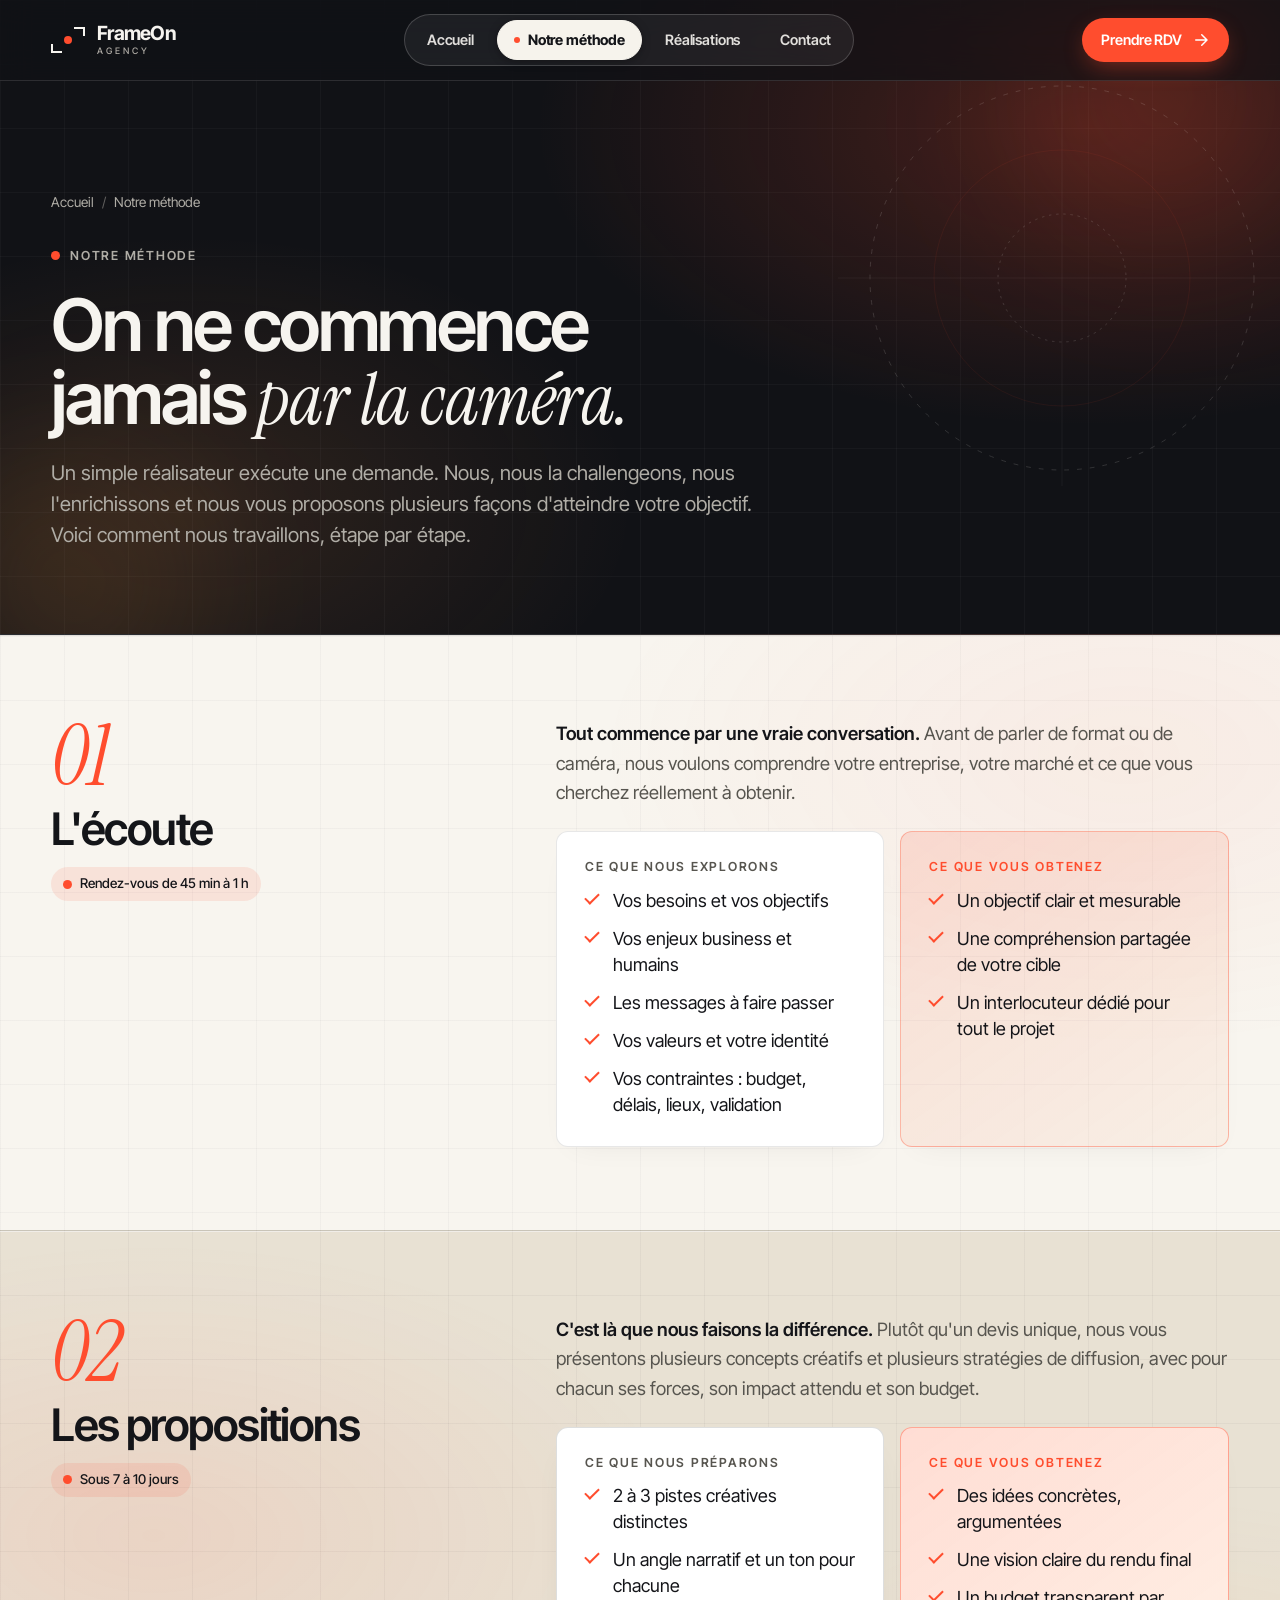
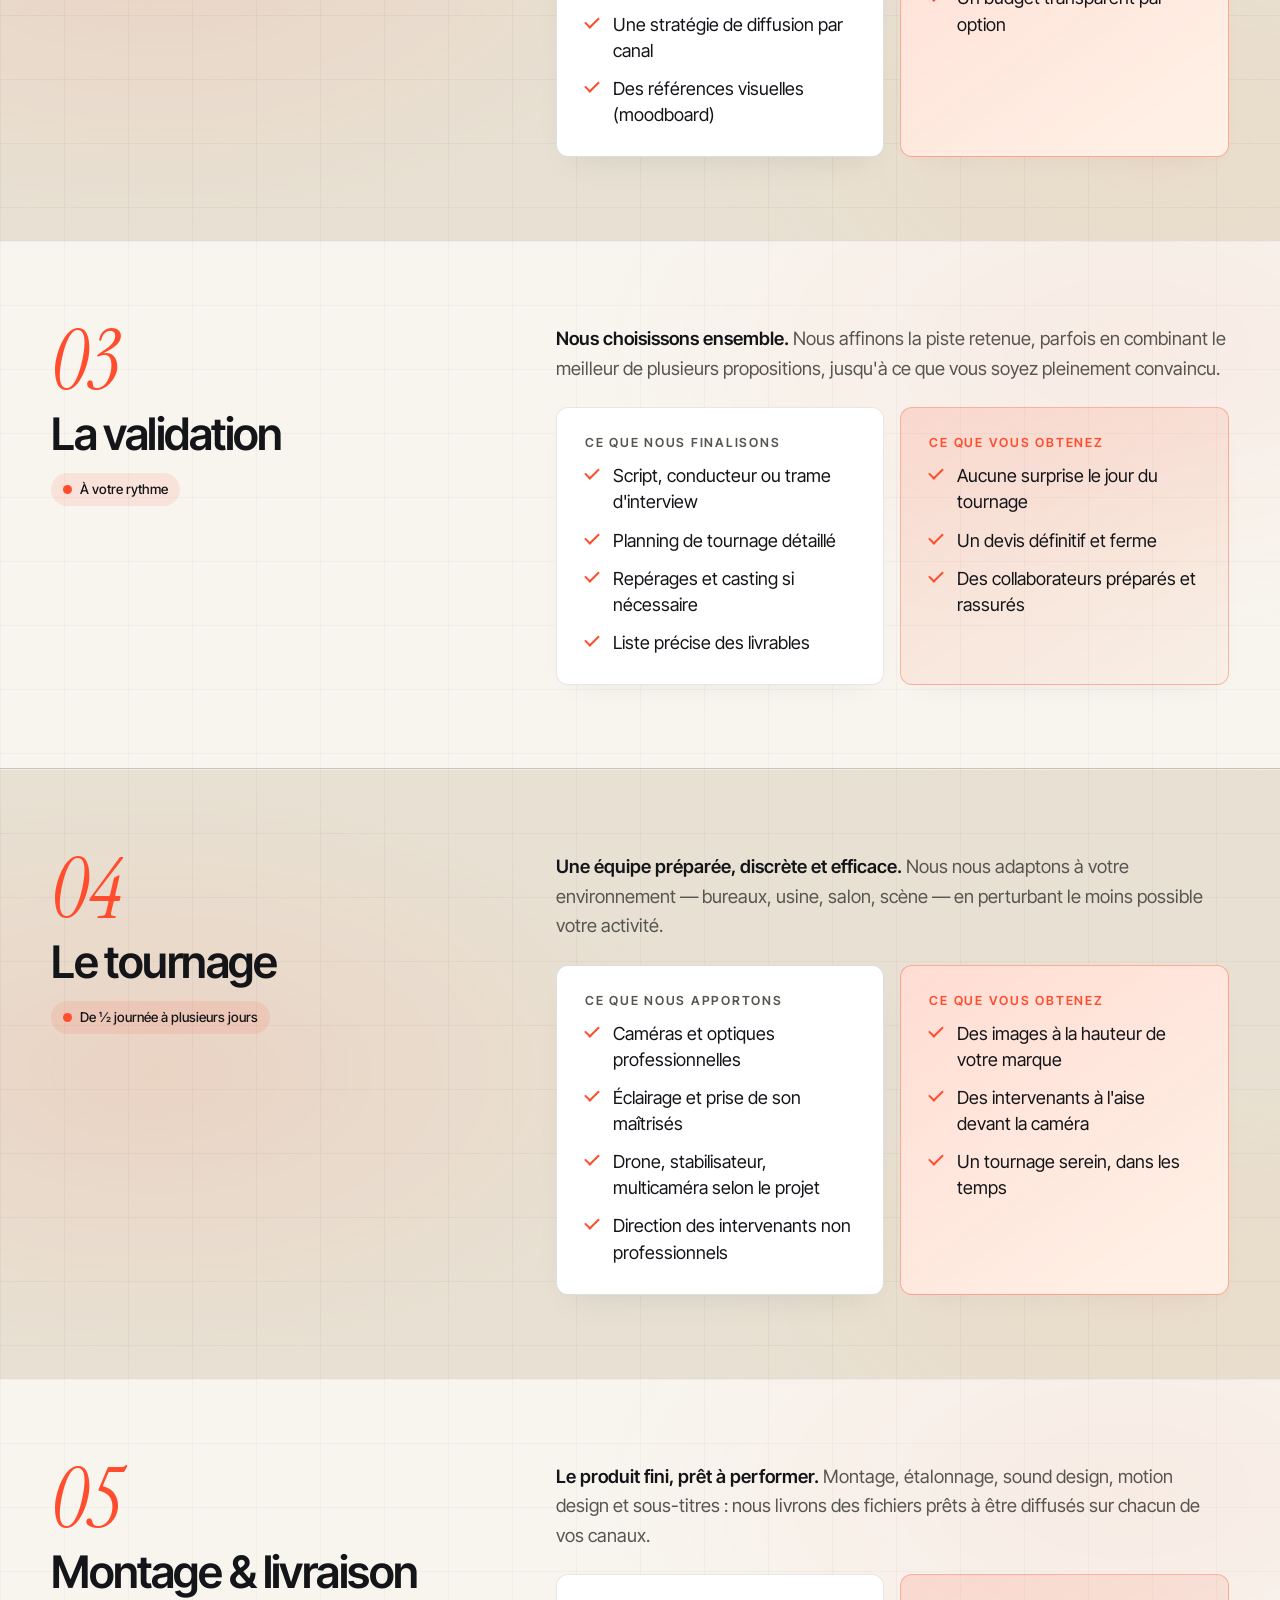
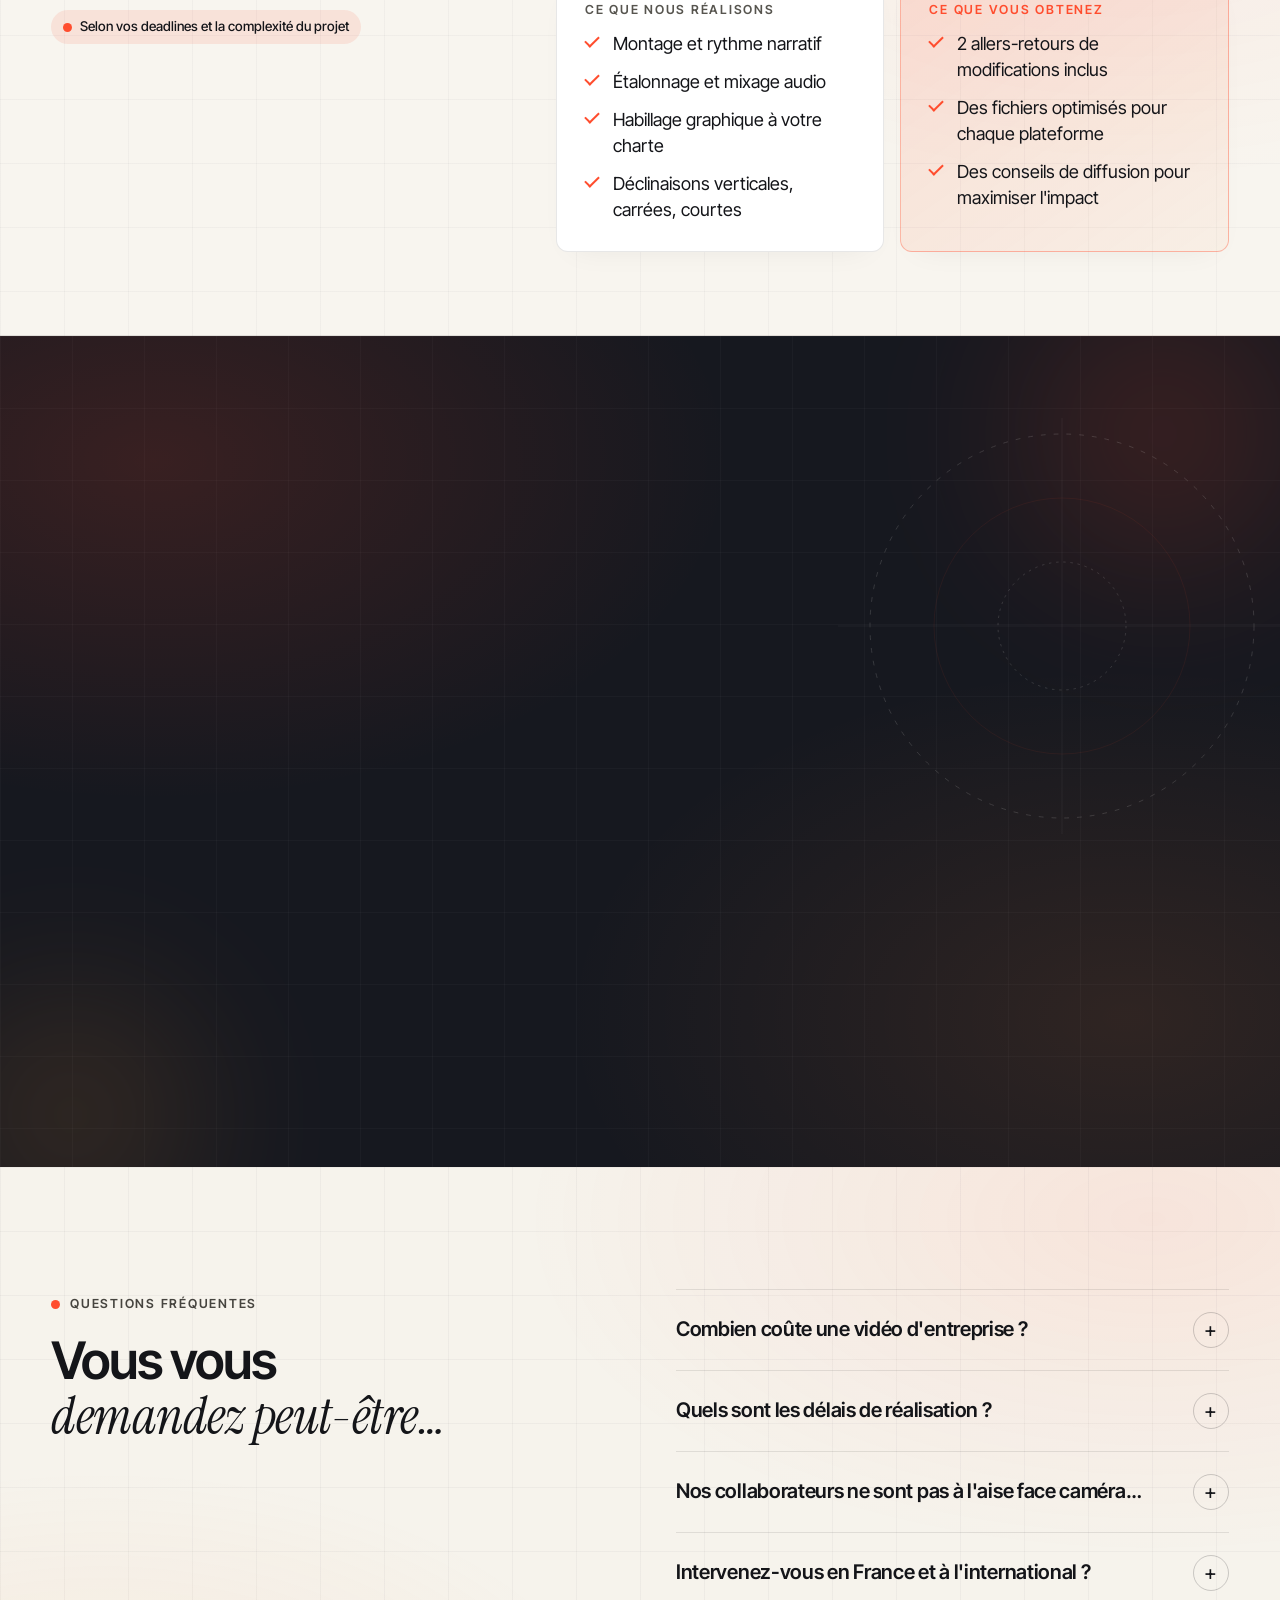
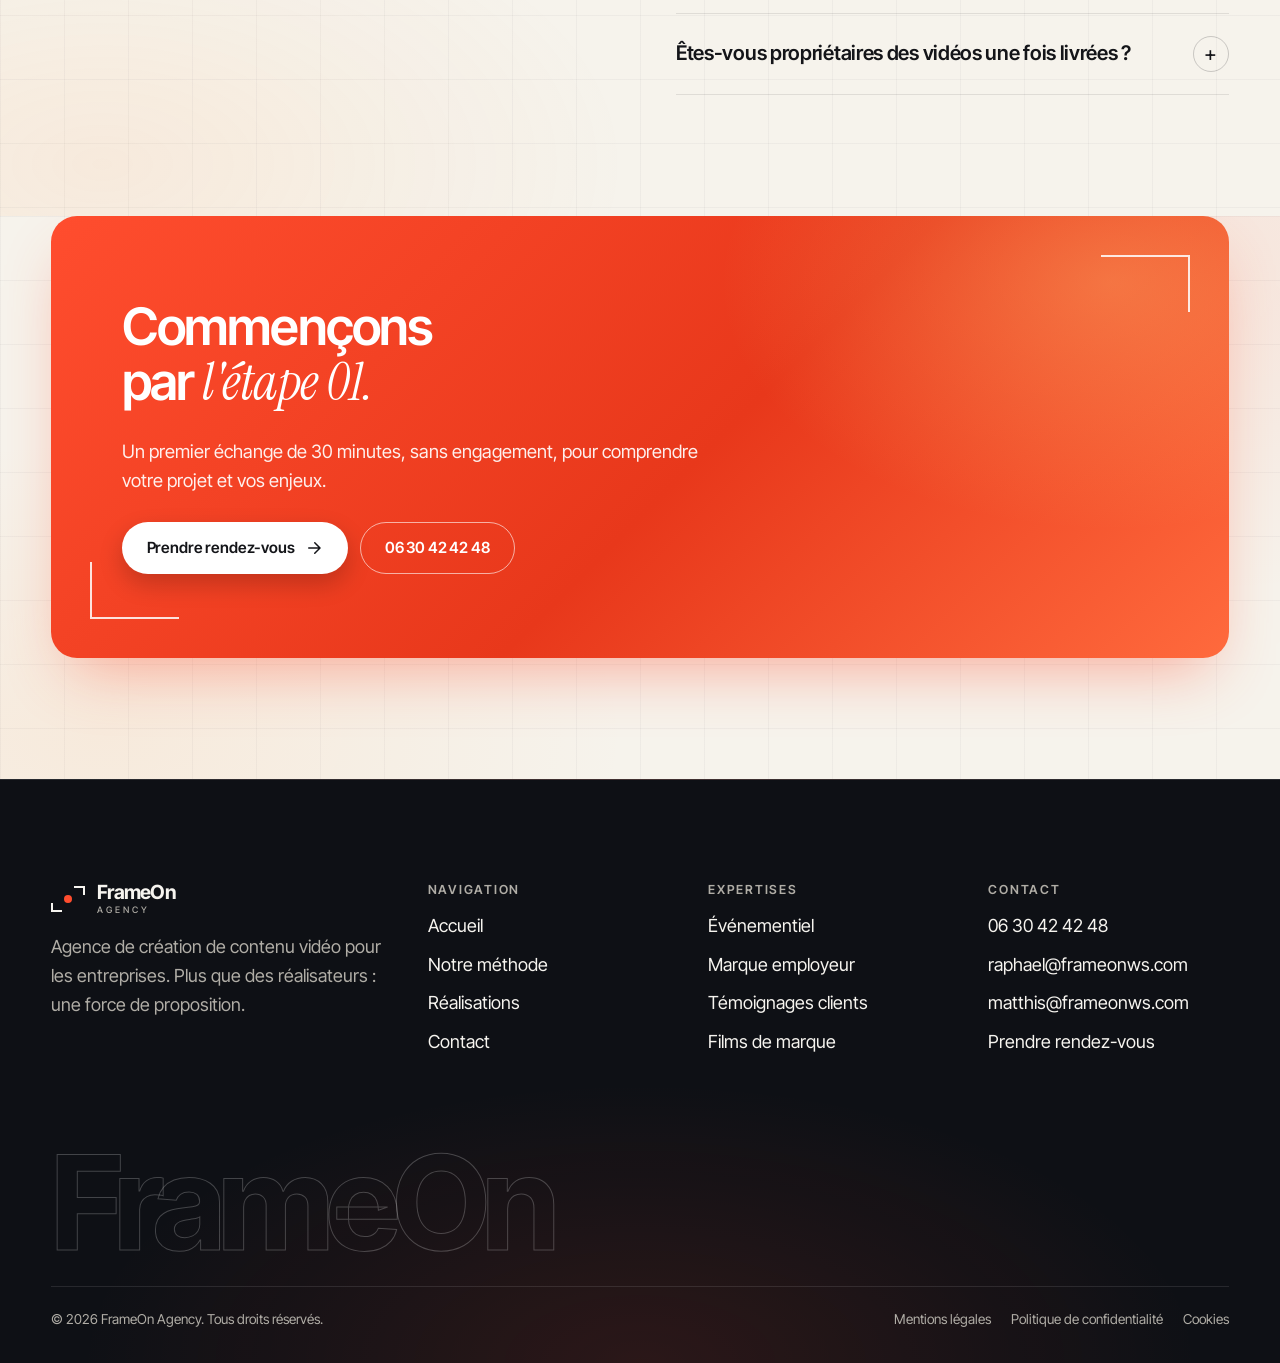
<file: methode.html>
<!DOCTYPE html>
<html lang="fr">
<head>
  <meta charset="utf-8">
  <meta name="viewport" content="width=device-width, initial-scale=1">
  <title>Notre méthode de production vidéo B2B — FrameOn Agency</title>
  <meta name="description" content="Écoute des enjeux, propositions de concepts créatifs, validation, tournage et montage : découvrez la méthode en 5 étapes de FrameOn Agency pour des vidéos d&#x27;entreprise qui performent.">
  <meta name="robots" content="index, follow, max-image-preview:large, max-snippet:-1, max-video-preview:-1">
  <meta name="author" content="FrameOn Agency">
  <meta name="theme-color" content="#0b0b0c">
  <link rel="canonical" href="https://www.frameon-agency.com/methode.html">
  <link rel="alternate" hreflang="fr-FR" href="https://www.frameon-agency.com/methode.html">
  <link rel="alternate" hreflang="x-default" href="https://www.frameon-agency.com/methode.html">
  <meta property="og:type" content="website">
  <meta property="og:site_name" content="FrameOn Agency">
  <meta property="og:title" content="Notre méthode de production vidéo B2B — FrameOn Agency">
  <meta property="og:description" content="Écoute des enjeux, propositions de concepts créatifs, validation, tournage et montage : découvrez la méthode en 5 étapes de FrameOn Agency pour des vidéos d&#x27;entreprise qui performent.">
  <meta property="og:url" content="https://www.frameon-agency.com/methode.html">
  <meta property="og:image" content="https://www.frameon-agency.com/assets/img/hero-poster.jpg">
  <meta property="og:image:width" content="1800">
  <meta property="og:image:height" content="1004">
  <meta property="og:image:alt" content="FrameOn Agency — Agence de création de contenu vidéo pour les entreprises">
  <meta property="og:locale" content="fr_FR">
  <meta name="twitter:card" content="summary_large_image">
  <meta name="twitter:title" content="Notre méthode de production vidéo B2B — FrameOn Agency">
  <meta name="twitter:description" content="Écoute des enjeux, propositions de concepts créatifs, validation, tournage et montage : découvrez la méthode en 5 étapes de FrameOn Agency pour des vidéos d&#x27;entreprise qui performent.">
  <meta name="twitter:image" content="https://www.frameon-agency.com/assets/img/hero-poster.jpg">
  <meta name="twitter:image:alt" content="FrameOn Agency — Agence de création de contenu vidéo pour les entreprises">
  <link rel="icon" href="favicon.svg" type="image/svg+xml">
  <link rel="manifest" href="site.webmanifest">
  <link rel="preconnect" href="https://fonts.googleapis.com">
  <link rel="preconnect" href="https://fonts.gstatic.com" crossorigin>
  <link rel="stylesheet" href="https://fonts.googleapis.com/css2?family=Instrument+Serif:ital@0;1&family=Inter+Tight:wght@400;500;600;700&display=swap">
  <link rel="stylesheet" href="assets/css/style.css?v=668f3b50">
  <script type="application/ld+json">
{
  "@context": "https://schema.org",
  "@graph": [
    {
      "@type": "BreadcrumbList",
      "itemListElement": [
        {
          "@type": "ListItem",
          "position": 1,
          "name": "Accueil",
          "item": "https://www.frameon-agency.com/"
        },
        {
          "@type": "ListItem",
          "position": 2,
          "name": "Notre méthode",
          "item": "https://www.frameon-agency.com/methode.html"
        }
      ]
    },
    {
      "@type": "HowTo",
      "name": "La méthode FrameOn Agency pour créer une vidéo d'entreprise performante",
      "description": "Cinq étapes structurées : écoute des enjeux, proposition de plusieurs pistes créatives et stratégies, validation, tournage et montage.",
      "step": [
        {
          "@type": "HowToStep",
          "position": 1,
          "name": "L'écoute",
          "text": "Analyse des besoins, enjeux business, messages clés, valeurs et contraintes de l'entreprise."
        },
        {
          "@type": "HowToStep",
          "position": 2,
          "name": "Les propositions",
          "text": "Présentation de 2 à 3 concepts créatifs distincts et stratégies de diffusion avec budget transparent."
        },
        {
          "@type": "HowToStep",
          "position": 3,
          "name": "La validation",
          "text": "Sélection et affinage de la piste retenue, écriture du script et planification du tournage."
        },
        {
          "@type": "HowToStep",
          "position": 4,
          "name": "Le tournage",
          "text": "Captation avec caméras et optiques professionnelles, éclairage, prise de son et direction bienveillante des intervenants."
        },
        {
          "@type": "HowToStep",
          "position": 5,
          "name": "Montage & livraison",
          "text": "Montage narratif, étalonnage, habillage graphique et déclinaisons multi-formats prêtes à diffuser."
        }
      ]
    },
    {
      "@type": "FAQPage",
      "mainEntity": [
        {
          "@type": "Question",
          "name": "Combien coûte une vidéo d'entreprise ?",
          "acceptedAnswer": {
            "@type": "Answer",
            "text": "Tout dépend du format, de la durée de tournage et des déclinaisons souhaitées. C'est justement pour cela que nous proposons plusieurs pistes, chacune avec son budget : vous choisissez en toute transparence."
          }
        },
        {
          "@type": "Question",
          "name": "Quels sont les délais de réalisation ?",
          "acceptedAnswer": {
            "@type": "Answer",
            "text": "Les délais de livraison dépendent de vos deadlines et de la complexité du projet : cela se discute ensemble dès le départ pour définir un planning sur-mesure qui respecte vos échéances."
          }
        },
        {
          "@type": "Question",
          "name": "Nos collaborateurs ne sont pas à l'aise face caméra…",
          "acceptedAnswer": {
            "@type": "Answer",
            "text": "C'est le cas de la plupart des personnes que nous filmons. Nous les préparons en amont et créons des conditions de tournage détendues pour obtenir une parole naturelle."
          }
        },
        {
          "@type": "Question",
          "name": "Intervenez-vous en France et à l'international ?",
          "acceptedAnswer": {
            "@type": "Answer",
            "text": "Oui, nous nous déplaçons partout en France et à l'international, sur vos sites, vos salons et vos événements."
          }
        },
        {
          "@type": "Question",
          "name": "Êtes-vous propriétaires des vidéos une fois livrées ?",
          "acceptedAnswer": {
            "@type": "Answer",
            "text": "Les droits d'exploitation des vidéos livrées vous sont cédés pour les usages définis ensemble dans le devis. Tout est clarifié avant le tournage."
          }
        }
      ]
    }
  ]
}
  </script>
</head>
<body>
  <div id="scroll-progress"></div>
  <a class="skip-link visually-hidden" href="#contenu">Aller au contenu</a>
  <header class="site-header">
    <div class="container header-inner">
      <a class="logo" href="index.html" aria-label="FrameOn Agency — Accueil">
        <span class="logo-mark" aria-hidden="true"><span class="rec-dot"></span></span>
        <span>FrameOn<small>AGENCY</small></span>
      </a>
      <nav class="main-nav" aria-label="Navigation principale">
        <ul>
            <li><a href="index.html">Accueil</a></li>
            <li><a href="methode.html" aria-current="page">Notre méthode</a></li>
            <li><a href="realisations.html">Réalisations</a></li>
            <li><a href="contact.html">Contact</a></li>
        </ul>
      </nav>
      <div class="header-cta">
        <a class="btn btn--small" href="contact.html#rendez-vous">Prendre RDV <svg viewBox="0 0 24 24" fill="none" stroke="currentColor" stroke-width="2" stroke-linecap="round" stroke-linejoin="round" aria-hidden="true"><path d="M5 12h14M13 5l7 7-7 7"/></svg></a>
        <button class="menu-toggle" type="button" popovertarget="mobile-menu" aria-label="Ouvrir le menu">
          <span></span><span></span>
        </button>
      </div>
    </div>
  </header>

  <div id="mobile-menu" class="mobile-menu" popover>
    <div class="mobile-menu-inner">
      <div class="mobile-menu-top">
        <a class="logo" href="index.html" aria-label="FrameOn Agency — Accueil">
          <span class="logo-mark" aria-hidden="true"><span class="rec-dot"></span></span>
        <span>FrameOn<small>AGENCY</small></span>
        </a>
        <button class="close-btn" type="button" popovertarget="mobile-menu" popovertargetaction="hide" aria-label="Fermer le menu">×</button>
      </div>
      <nav aria-label="Navigation mobile">
        <ul>
            <li><a href="index.html">Accueil</a></li>
            <li><a href="methode.html" aria-current="page">Notre méthode</a></li>
            <li><a href="realisations.html">Réalisations</a></li>
            <li><a href="contact.html">Contact</a></li>
        </ul>
      </nav>
      <div class="mobile-menu-foot">
        <a class="btn" href="contact.html#rendez-vous">Prendre rendez-vous <svg viewBox="0 0 24 24" fill="none" stroke="currentColor" stroke-width="2" stroke-linecap="round" stroke-linejoin="round" aria-hidden="true"><path d="M5 12h14M13 5l7 7-7 7"/></svg></a>
        <a href="tel:+33630424248">06 30 42 42 48</a>
        <a href="mailto:raphael@frameonws.com">raphael@frameonws.com</a>
        <a href="mailto:matthis@frameonws.com">matthis@frameonws.com</a>
      </div>
    </div>
  </div>

  <main id="contenu">
    <section class="page-hero">
      <div class="bg-decor" aria-hidden="true">
        <div class="orb orb--warm" style="top:-120px;right:-100px"></div>
        <div class="orb orb--amber" style="bottom:-140px;left:-120px"></div>
        <svg viewBox="0 0 800 600" fill="none" style="position:absolute;right:-8%;top:6%;width:640px;height:480px;opacity:.18">
          <circle cx="400" cy="300" r="240" stroke="currentColor" stroke-dasharray="6 10"/>
          <circle cx="400" cy="300" r="160" stroke="#ff4d2e" stroke-opacity=".5"/>
          <circle cx="400" cy="300" r="80" stroke="currentColor" stroke-dasharray="3 6"/>
          <line x1="120" y1="300" x2="680" y2="300" stroke="currentColor" stroke-opacity=".35"/>
          <line x1="400" y1="40" x2="400" y2="560" stroke="currentColor" stroke-opacity=".35"/>
        </svg>
      </div>
      <div class="container">
        <ol class="breadcrumb" aria-label="Fil d'Ariane"><li><a href="index.html">Accueil</a></li><li aria-current="page">Notre méthode</li></ol>
        <p class="eyebrow mt-m"><span class="rec-dot"></span>Notre méthode</p>
        <h1 class="display">On ne commence jamais <em>par la caméra.</em></h1>
        <p class="lead">Un simple réalisateur exécute une demande. Nous, nous la challengeons, nous l'enrichissons et nous vous proposons plusieurs façons d'atteindre votre objectif. Voici comment nous travaillons, étape par étape.</p>
      </div>
    </section>

    <section class="section--tight section--light method-steps-section" aria-label="Les étapes de notre méthode">
      <div class="container">

        <article class="method-step">
          <div class="method-step-head reveal">
            <span class="method-step-num">01</span>
            <h2>L'écoute</h2>
            <p class="duration"><span class="rec-dot"></span>Rendez-vous de 45 min à 1 h</p>
          </div>
          <div class="method-step-body reveal">
            <p><strong>Tout commence par une vraie conversation.</strong> Avant de parler de format ou de caméra, nous voulons comprendre votre entreprise, votre marché et ce que vous cherchez réellement à obtenir.</p>
            <div class="two-cols">
              <div class="box">
                <h3>Ce que nous explorons</h3>
                <ul class="check-list">
                  <li>Vos besoins et vos objectifs</li>
                  <li>Vos enjeux business et humains</li>
                  <li>Les messages à faire passer</li>
                  <li>Vos valeurs et votre identité</li>
                  <li>Vos contraintes : budget, délais, lieux, validation</li>
                </ul>
              </div>
              <div class="box box--accent">
                <h3>Ce que vous obtenez</h3>
                <ul class="check-list">
                  <li>Un objectif clair et mesurable</li>
                  <li>Une compréhension partagée de votre cible</li>
                  <li>Un interlocuteur dédié pour tout le projet</li>
                </ul>
              </div>
            </div>
          </div>
        </article>

        <article class="method-step">
          <div class="method-step-head reveal">
            <span class="method-step-num">02</span>
            <h2>Les propositions</h2>
            <p class="duration"><span class="rec-dot"></span>Sous 7 à 10 jours</p>
          </div>
          <div class="method-step-body reveal">
            <p><strong>C'est là que nous faisons la différence.</strong> Plutôt qu'un devis unique, nous vous présentons plusieurs concepts créatifs et plusieurs stratégies de diffusion, avec pour chacun ses forces, son impact attendu et son budget.</p>
            <div class="two-cols">
              <div class="box">
                <h3>Ce que nous préparons</h3>
                <ul class="check-list">
                  <li>2 à 3 pistes créatives distinctes</li>
                  <li>Un angle narratif et un ton pour chacune</li>
                  <li>Une stratégie de diffusion par canal</li>
                  <li>Des références visuelles (moodboard)</li>
                </ul>
              </div>
              <div class="box box--accent">
                <h3>Ce que vous obtenez</h3>
                <ul class="check-list">
                  <li>Des idées concrètes, argumentées</li>
                  <li>Une vision claire du rendu final</li>
                  <li>Un budget transparent par option</li>
                </ul>
              </div>
            </div>
          </div>
        </article>

        <article class="method-step">
          <div class="method-step-head reveal">
            <span class="method-step-num">03</span>
            <h2>La validation</h2>
            <p class="duration"><span class="rec-dot"></span>À votre rythme</p>
          </div>
          <div class="method-step-body reveal">
            <p><strong>Nous choisissons ensemble.</strong> Nous affinons la piste retenue, parfois en combinant le meilleur de plusieurs propositions, jusqu'à ce que vous soyez pleinement convaincu.</p>
            <div class="two-cols">
              <div class="box">
                <h3>Ce que nous finalisons</h3>
                <ul class="check-list">
                  <li>Script, conducteur ou trame d'interview</li>
                  <li>Planning de tournage détaillé</li>
                  <li>Repérages et casting si nécessaire</li>
                  <li>Liste précise des livrables</li>
                </ul>
              </div>
              <div class="box box--accent">
                <h3>Ce que vous obtenez</h3>
                <ul class="check-list">
                  <li>Aucune surprise le jour du tournage</li>
                  <li>Un devis définitif et ferme</li>
                  <li>Des collaborateurs préparés et rassurés</li>
                </ul>
              </div>
            </div>
          </div>
        </article>

        <article class="method-step">
          <div class="method-step-head reveal">
            <span class="method-step-num">04</span>
            <h2>Le tournage</h2>
            <p class="duration"><span class="rec-dot"></span>De ½ journée à plusieurs jours</p>
          </div>
          <div class="method-step-body reveal">
            <p><strong>Une équipe préparée, discrète et efficace.</strong> Nous nous adaptons à votre environnement — bureaux, usine, salon, scène — en perturbant le moins possible votre activité.</p>
            <div class="two-cols">
              <div class="box">
                <h3>Ce que nous apportons</h3>
                <ul class="check-list">
                  <li>Caméras et optiques professionnelles</li>
                  <li>Éclairage et prise de son maîtrisés</li>
                  <li>Drone, stabilisateur, multicaméra selon le projet</li>
                  <li>Direction des intervenants non professionnels</li>
                </ul>
              </div>
              <div class="box box--accent">
                <h3>Ce que vous obtenez</h3>
                <ul class="check-list">
                  <li>Des images à la hauteur de votre marque</li>
                  <li>Des intervenants à l'aise devant la caméra</li>
                  <li>Un tournage serein, dans les temps</li>
                </ul>
              </div>
            </div>
          </div>
        </article>

        <article class="method-step">
          <div class="method-step-head reveal">
            <span class="method-step-num">05</span>
            <h2>Montage &amp; livraison</h2>
            <p class="duration"><span class="rec-dot"></span>Selon vos deadlines et la complexité du projet</p>
          </div>
          <div class="method-step-body reveal">
            <p><strong>Le produit fini, prêt à performer.</strong> Montage, étalonnage, sound design, motion design et sous-titres : nous livrons des fichiers prêts à être diffusés sur chacun de vos canaux.</p>
            <div class="two-cols">
              <div class="box">
                <h3>Ce que nous réalisons</h3>
                <ul class="check-list">
                  <li>Montage et rythme narratif</li>
                  <li>Étalonnage et mixage audio</li>
                  <li>Habillage graphique à votre charte</li>
                  <li>Déclinaisons verticales, carrées, courtes</li>
                </ul>
              </div>
              <div class="box box--accent">
                <h3>Ce que vous obtenez</h3>
                <ul class="check-list">
                  <li>2 allers-retours de modifications inclus</li>
                  <li>Des fichiers optimisés pour chaque plateforme</li>
                  <li>Des conseils de diffusion pour maximiser l'impact</li>
                </ul>
              </div>
            </div>
          </div>
        </article>

      </div>
    </section>

    <section class="section section--alt" aria-labelledby="compare-title">
      <div class="bg-decor" aria-hidden="true">
        <div class="orb orb--warm" style="top:-120px;right:-100px"></div>
        <div class="orb orb--amber" style="bottom:-140px;left:-120px"></div>
        <svg viewBox="0 0 800 600" fill="none" style="position:absolute;right:-8%;top:6%;width:640px;height:480px;opacity:.18">
          <circle cx="400" cy="300" r="240" stroke="currentColor" stroke-dasharray="6 10"/>
          <circle cx="400" cy="300" r="160" stroke="#ff4d2e" stroke-opacity=".5"/>
          <circle cx="400" cy="300" r="80" stroke="currentColor" stroke-dasharray="3 6"/>
          <line x1="120" y1="300" x2="680" y2="300" stroke="currentColor" stroke-opacity=".35"/>
          <line x1="400" y1="40" x2="400" y2="560" stroke="currentColor" stroke-opacity=".35"/>
        </svg>
      </div>
      <div class="container">
        <div class="section-head section-head--split">
          <div class="reveal">
            <p class="eyebrow"><span class="rec-dot"></span>La différence FrameOn</p>
            <h2 id="compare-title" class="h2 mt-s">Réalisateur ou <em>partenaire&nbsp;?</em></h2>
          </div>
          <p class="lead reveal">Nous ne sommes pas là seulement pour exécuter une commande, mais aussi pour vous aider à faire les bons choix.</p>
        </div>
        <div class="compare-wrap reveal" tabindex="0" role="region" aria-labelledby="compare-title">
          <table class="compare">
            <thead>
              <tr><th scope="col">Étape</th><th scope="col">Un prestataire classique</th><th scope="col">FrameOn Agency</th></tr>
            </thead>
            <tbody>
              <tr><th scope="row">Le brief</th><td>Attend un cahier des charges</td><td>Vous aide à le construire</td></tr>
              <tr><th scope="row">Les idées</th><td>Une seule approche, souvent la vôtre</td><td>Plusieurs concepts et stratégies argumentés</td></tr>
              <tr><th scope="row">L'objectif</th><td>Livrer une vidéo</td><td>Atteindre un résultat mesurable</td></tr>
              <tr><th scope="row">La diffusion</th><td>Hors périmètre</td><td>Pensée dès le départ, formats déclinés</td></tr>
              <tr><th scope="row">L'accompagnement</th><td>Ponctuel</td><td>Un interlocuteur dédié, du brief au bilan</td></tr>
            </tbody>
          </table>
        </div>
      </div>
    </section>

    <section class="section section--light" aria-labelledby="faq-title">
      <div class="container">
        <div class="grid-2" style="align-items:start">
          <div class="reveal">
            <p class="eyebrow"><span class="rec-dot"></span>Questions fréquentes</p>
            <h2 id="faq-title" class="h2 mt-s">Vous vous <em>demandez peut-être…</em></h2>
          </div>
          <div class="faq reveal">
            <details name="faq">
              <summary>Combien coûte une vidéo d'entreprise ?</summary>
              <p>Tout dépend du format, de la durée de tournage et des déclinaisons souhaitées. C'est justement pour cela que nous proposons plusieurs pistes, chacune avec son budget : vous choisissez en toute transparence.</p>
            </details>
            <details name="faq">
              <summary>Quels sont les délais de réalisation ?</summary>
              <p>Les délais de livraison dépendent de vos deadlines et de la complexité du projet : cela se discute ensemble dès le départ pour définir un planning sur-mesure qui respecte vos échéances.</p>
            </details>
            <details name="faq">
              <summary>Nos collaborateurs ne sont pas à l'aise face caméra…</summary>
              <p>C'est le cas de la plupart des personnes que nous filmons. Nous les préparons en amont et créons des conditions de tournage détendues pour obtenir une parole naturelle.</p>
            </details>
            <details name="faq">
              <summary>Intervenez-vous en France et à l'international ?</summary>
              <p>Oui, nous nous déplaçons partout en France et à l'international, sur vos sites, vos salons et vos événements.</p>
            </details>
            <details name="faq">
              <summary>Êtes-vous propriétaires des vidéos une fois livrées ?</summary>
              <p>Les droits d'exploitation des vidéos livrées vous sont cédés pour les usages définis ensemble dans le devis. Tout est clarifié avant le tournage.</p>
            </details>
          </div>
        </div>
      </div>
    </section>

    <section class="section section--light" style="padding-top:0" aria-labelledby="cta-title">
      <div class="container">
        <div class="cta-band reveal">
          <h2 id="cta-title" class="h2">Commençons par <em>l'étape 01.</em></h2>
          <p>Un premier échange de 30 minutes, sans engagement, pour comprendre votre projet et vos enjeux.</p>
          <div class="btn-row">
            <a class="btn" href="contact.html#rendez-vous">Prendre rendez-vous <svg viewBox="0 0 24 24" fill="none" stroke="currentColor" stroke-width="2" stroke-linecap="round" stroke-linejoin="round" aria-hidden="true"><path d="M5 12h14M13 5l7 7-7 7"/></svg></a>
            <a class="btn btn--ghost" href="tel:+33630424248">06 30 42 42 48</a>
          </div>
        </div>
      </div>
    </section>
  </main>

  <footer class="site-footer">
    <div class="container">
      <div class="footer-top">
        <div class="footer-brand">
          <a class="logo" href="index.html" aria-label="FrameOn Agency — Accueil">
            <span class="logo-mark" aria-hidden="true"><span class="rec-dot"></span></span>
        <span>FrameOn<small>AGENCY</small></span>
          </a>
          <p>Agence de création de contenu vidéo pour les entreprises. Plus que des réalisateurs&nbsp;: une force de proposition.</p>
        </div>
        <div class="footer-col">
          <h2>Navigation</h2>
          <ul>
            <li><a href="index.html">Accueil</a></li>
            <li><a href="methode.html">Notre méthode</a></li>
            <li><a href="realisations.html">Réalisations</a></li>
            <li><a href="contact.html">Contact</a></li>
          </ul>
        </div>
        <div class="footer-col">
          <h2>Expertises</h2>
          <ul>
            <li><a href="index.html#services">Événementiel</a></li>
            <li><a href="index.html#services">Marque employeur</a></li>
            <li><a href="index.html#services">Témoignages clients</a></li>
            <li><a href="index.html#services">Films de marque</a></li>
          </ul>
        </div>
        <div class="footer-col">
          <h2>Contact</h2>
          <ul>
            <li><a href="tel:+33630424248">06 30 42 42 48</a></li>
            <li><a href="mailto:raphael@frameonws.com">raphael@frameonws.com</a></li>
            <li><a href="mailto:matthis@frameonws.com">matthis@frameonws.com</a></li>
            <li><a href="contact.html#rendez-vous">Prendre rendez-vous</a></li>
          </ul>
        </div>
      </div>
      <p class="footer-big" aria-hidden="true">FrameOn</p>
      <div class="footer-bottom">
        <p>© <span data-year>2026</span> FrameOn Agency. Tous droits réservés.</p>
        <ul>
          <li><a href="mentions-legales.html">Mentions légales</a></li>
          <li><a href="confidentialite.html">Politique de confidentialité</a></li>
          <li><a href="mentions-legales.html#cookies">Cookies</a></li>
        </ul>
      </div>
    </div>
  </footer>
  <script src="assets/js/projets-data.js?v=20261126" defer></script>
  <script src="assets/js/main.js?v=668f3b50" defer></script>
</body>
</html>
</file>
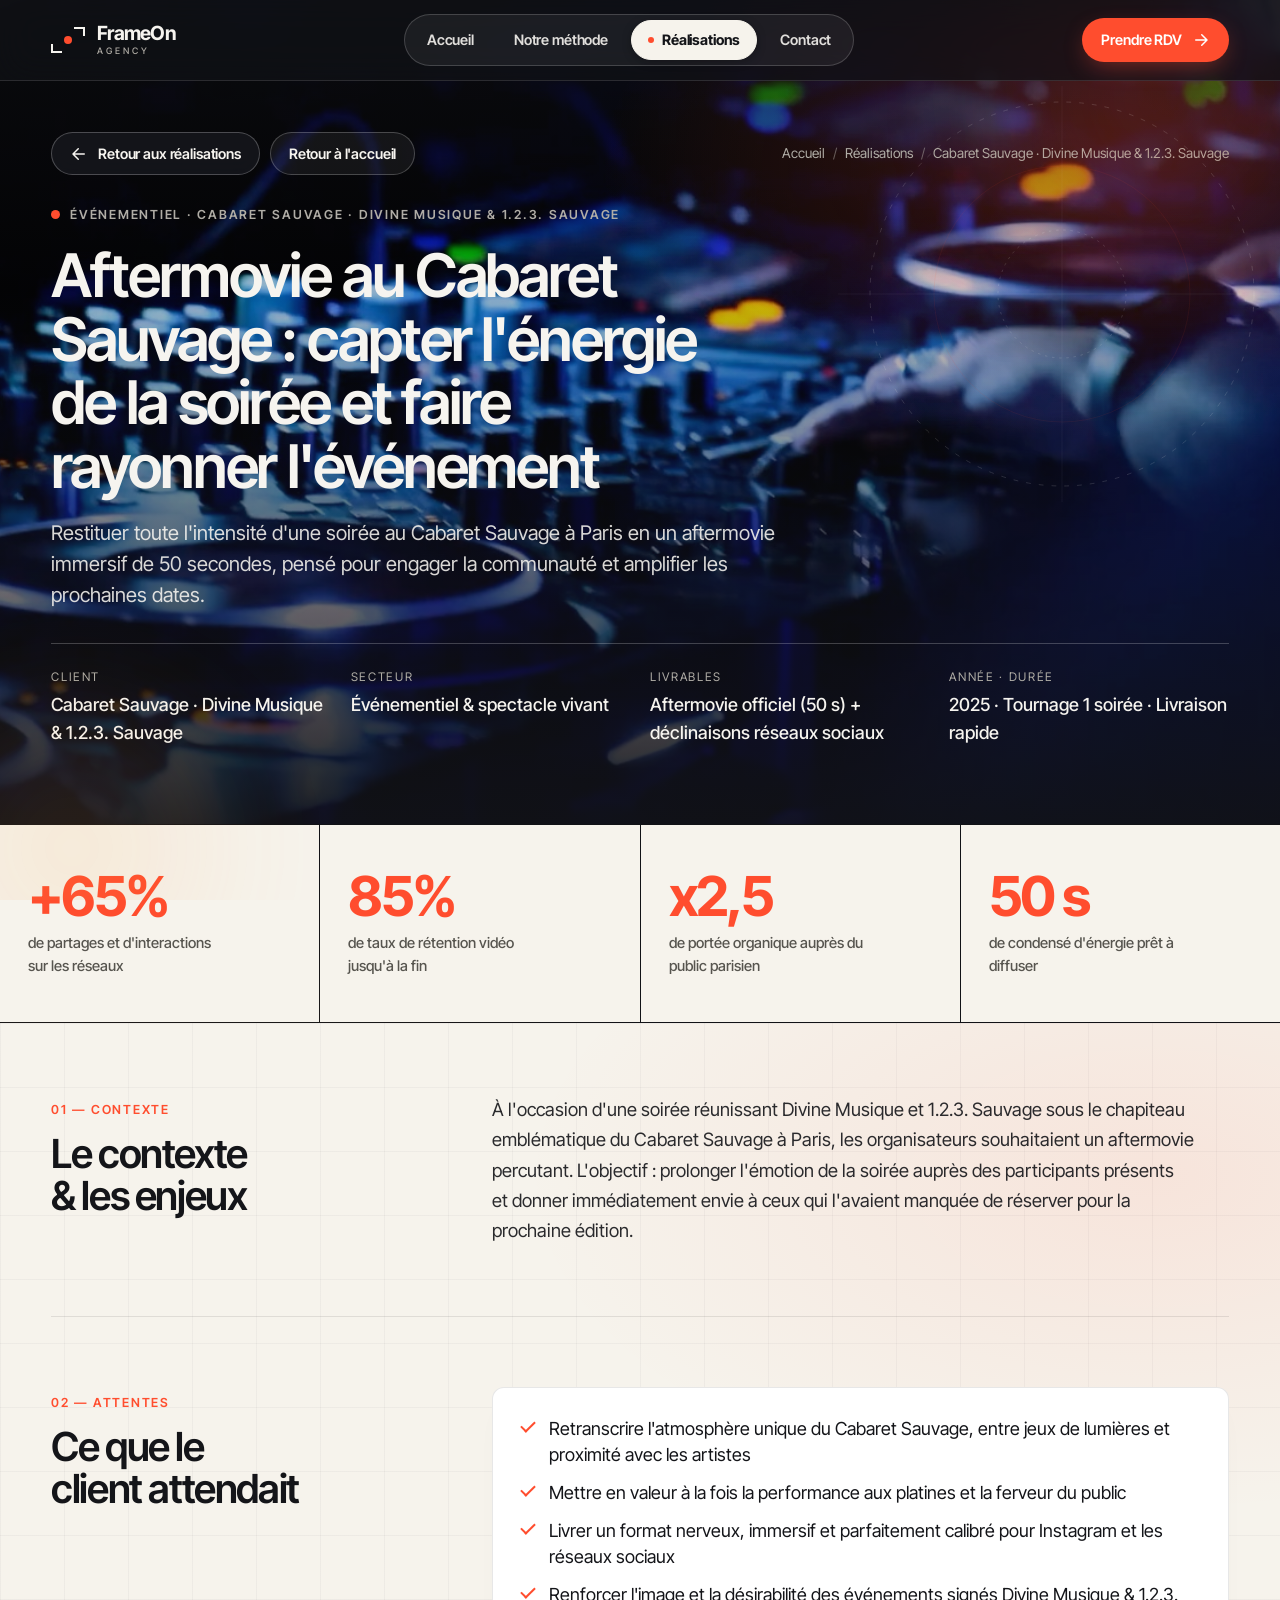
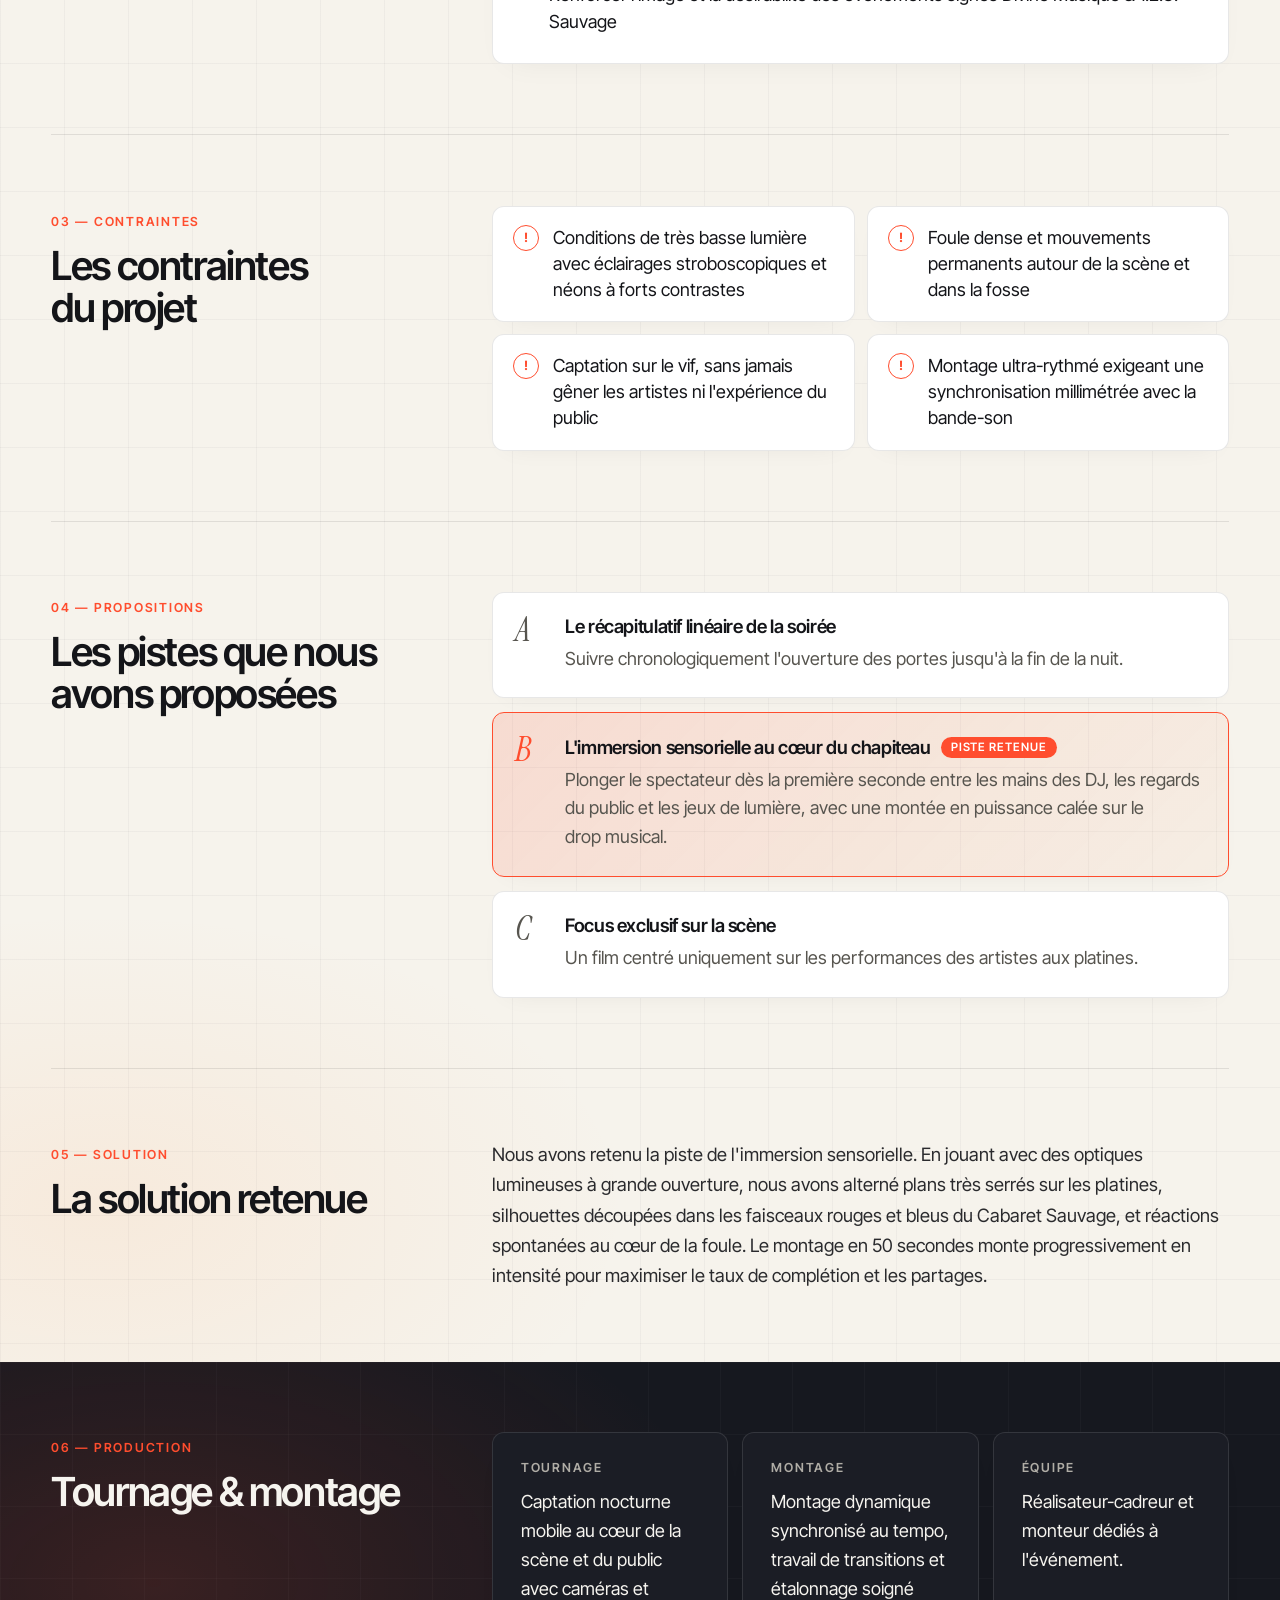
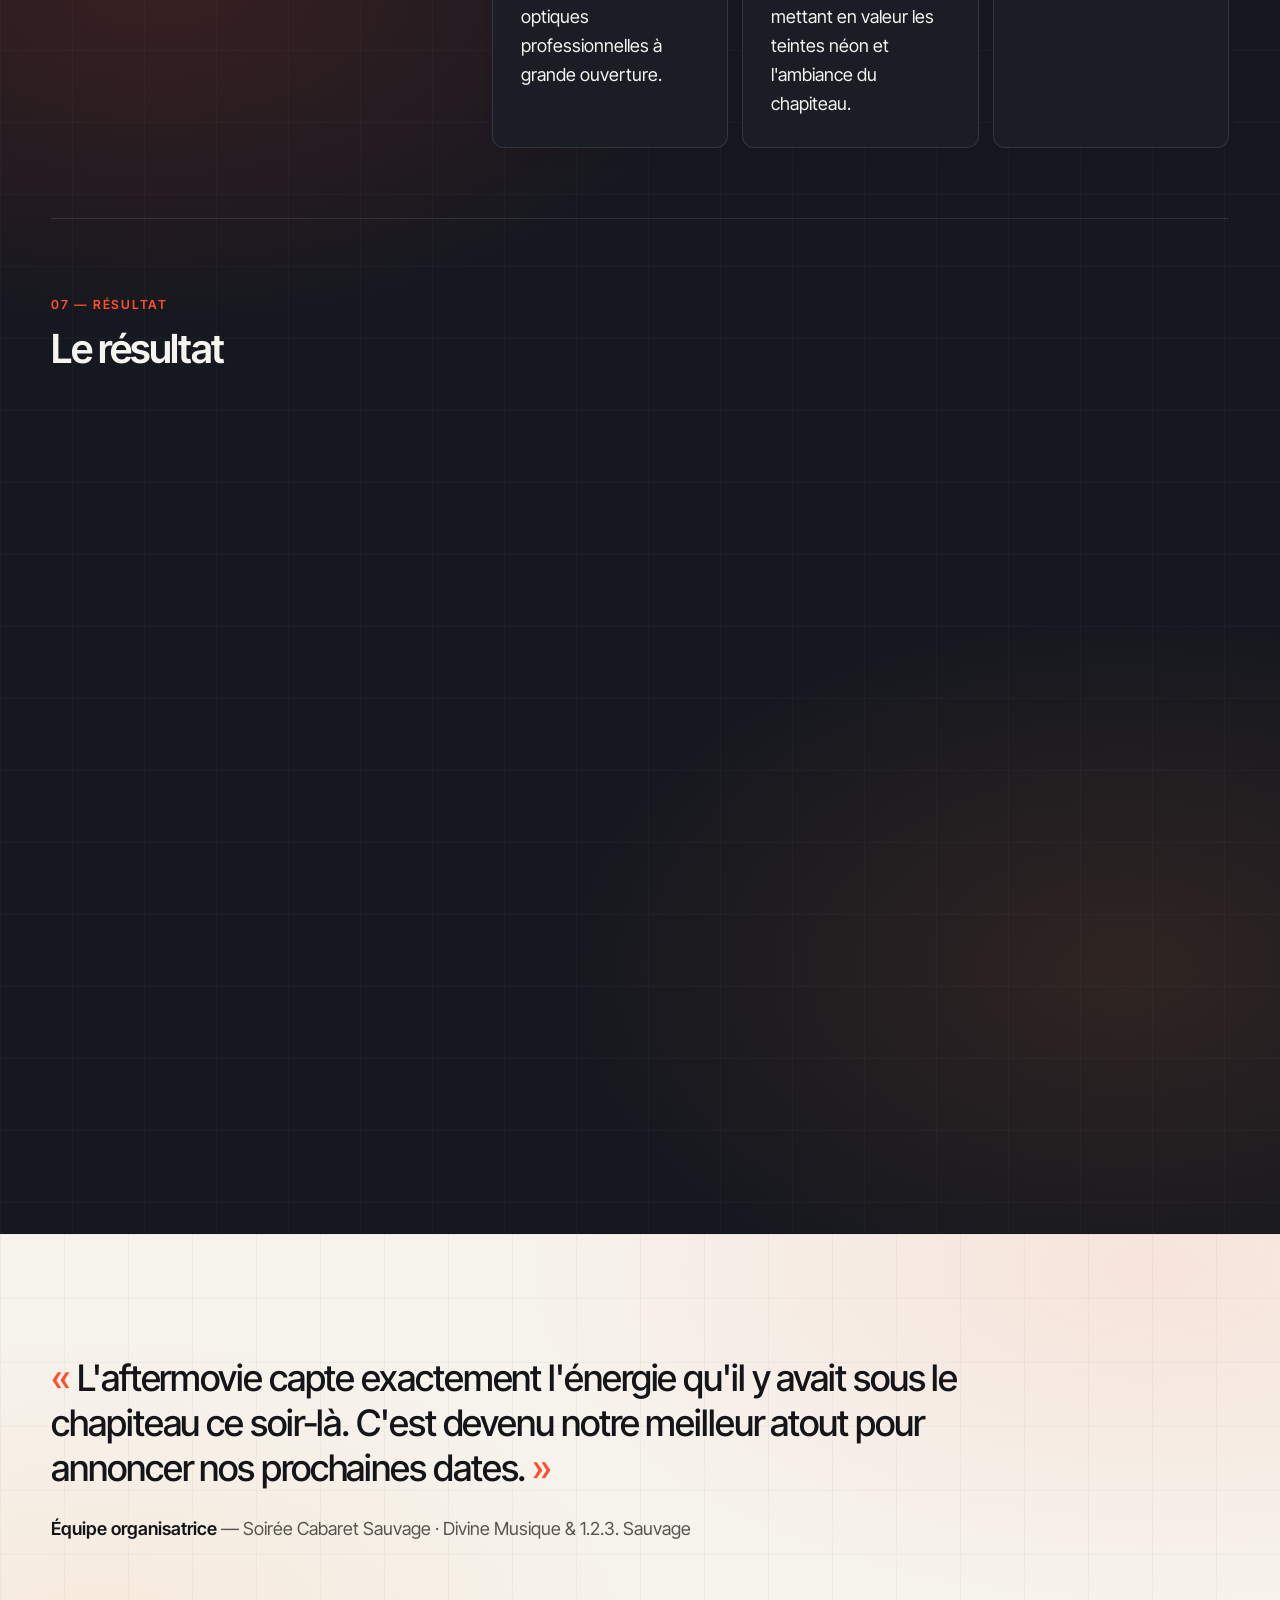
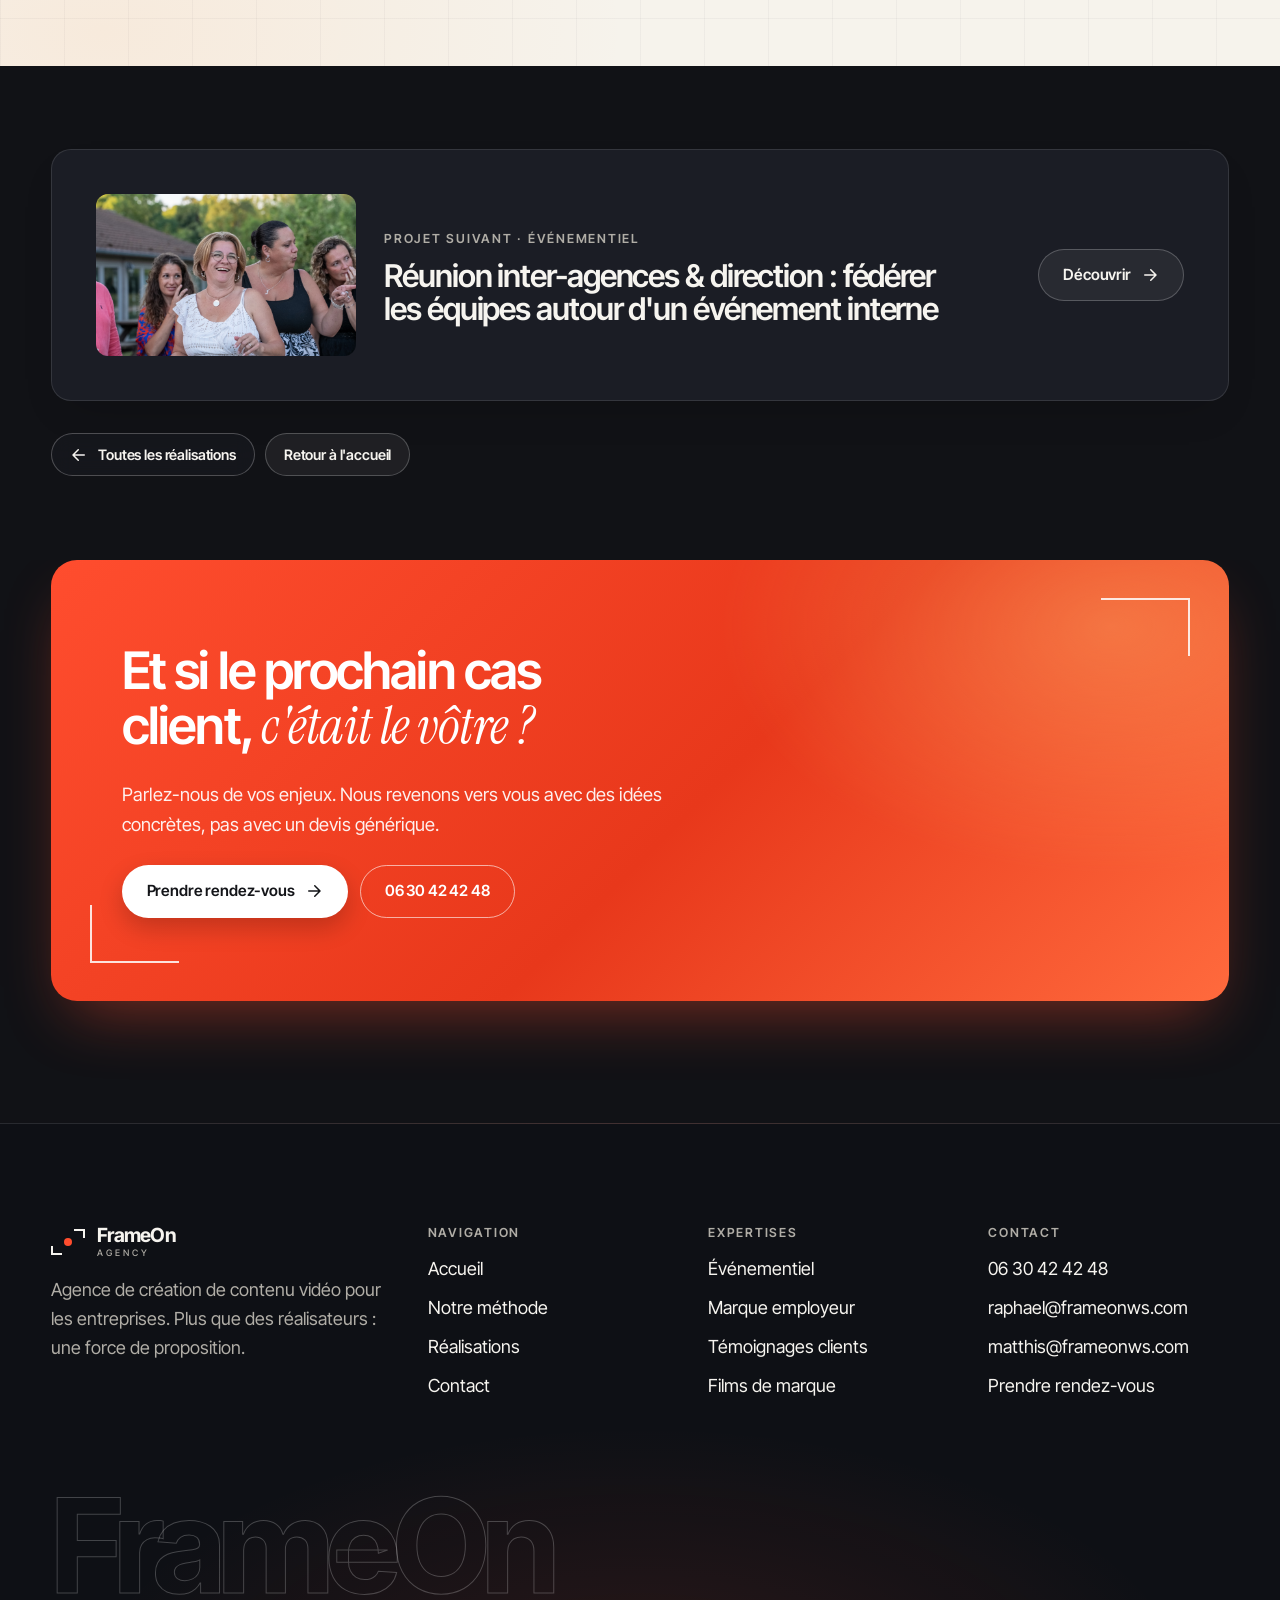
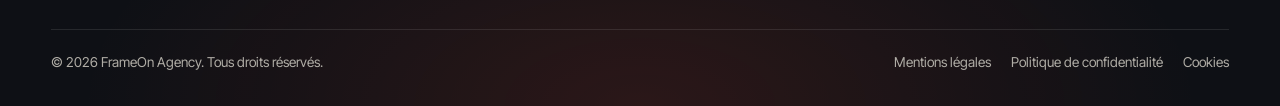
<file: projet-aftermovie-cabaret-sauvage-paris.html>
<!DOCTYPE html>
<html lang="fr">
<head>
  <meta charset="utf-8">
  <meta name="viewport" content="width=device-width, initial-scale=1">
  <title>Cabaret Sauvage · Divine Musique &amp; 1.2.3. Sauvage : Aftermovie au Cabaret Sauvage : capter l&#x27;énergie de la soirée et faire rayonner l&#x27;événement (Événementiel) | FrameOn Agency</title>
  <meta name="description" content="Cas client Cabaret Sauvage · Divine Musique &amp; 1.2.3. Sauvage (Événementiel &amp; spectacle vivant) : Restituer toute l&#x27;intensité d&#x27;une soirée au Cabaret Sauvage à Paris en un aftermovie immersif de 50 secondes, pensé pour engager la communauté et amplifier les prochaines dates. Résultats : +65% de partages et d&#x27;interactions sur les réseaux, 85% de taux de rétention vidéo jusqu&#x27;à la fin.">
  <meta name="robots" content="index, follow, max-image-preview:large, max-snippet:-1, max-video-preview:-1">
  <meta name="author" content="FrameOn Agency">
  <meta name="theme-color" content="#0b0b0c">
  <link rel="canonical" href="https://www.frameon-agency.com/projet-aftermovie-cabaret-sauvage-paris.html">
  <link rel="alternate" hreflang="fr-FR" href="https://www.frameon-agency.com/projet-aftermovie-cabaret-sauvage-paris.html">
  <link rel="alternate" hreflang="x-default" href="https://www.frameon-agency.com/projet-aftermovie-cabaret-sauvage-paris.html">
  <meta property="og:type" content="article">
  <meta property="og:site_name" content="FrameOn Agency">
  <meta property="og:title" content="Cabaret Sauvage · Divine Musique &amp; 1.2.3. Sauvage : Aftermovie au Cabaret Sauvage : capter l&#x27;énergie de la soirée et faire rayonner l&#x27;événement (Événementiel) | FrameOn Agency">
  <meta property="og:description" content="Cas client Cabaret Sauvage · Divine Musique &amp; 1.2.3. Sauvage (Événementiel &amp; spectacle vivant) : Restituer toute l&#x27;intensité d&#x27;une soirée au Cabaret Sauvage à Paris en un aftermovie immersif de 50 secondes, pensé pour engager la communauté et amplifier les prochaines dates. Résultats : +65% de partages et d&#x27;interactions sur les réseaux, 85% de taux de rétention vidéo jusqu&#x27;à la fin.">
  <meta property="og:url" content="https://www.frameon-agency.com/projet-aftermovie-cabaret-sauvage-paris.html">
  <meta property="og:image" content="https://www.frameon-agency.com/assets/img/cabaret-1.jpg">
  <meta property="og:image:width" content="1800">
  <meta property="og:image:height" content="1004">
  <meta property="og:image:alt" content="Cabaret Sauvage · Divine Musique &amp; 1.2.3. Sauvage — Aftermovie au Cabaret Sauvage : capter l&#x27;énergie de la soirée et faire rayonner l&#x27;événement">
  <meta property="og:locale" content="fr_FR">
  <meta name="twitter:card" content="summary_large_image">
  <meta name="twitter:title" content="Cabaret Sauvage · Divine Musique &amp; 1.2.3. Sauvage : Aftermovie au Cabaret Sauvage : capter l&#x27;énergie de la soirée et faire rayonner l&#x27;événement (Événementiel) | FrameOn Agency">
  <meta name="twitter:description" content="Cas client Cabaret Sauvage · Divine Musique &amp; 1.2.3. Sauvage (Événementiel &amp; spectacle vivant) : Restituer toute l&#x27;intensité d&#x27;une soirée au Cabaret Sauvage à Paris en un aftermovie immersif de 50 secondes, pensé pour engager la communauté et amplifier les prochaines dates. Résultats : +65% de partages et d&#x27;interactions sur les réseaux, 85% de taux de rétention vidéo jusqu&#x27;à la fin.">
  <meta name="twitter:image" content="https://www.frameon-agency.com/assets/img/cabaret-1.jpg">
  <meta name="twitter:image:alt" content="Cabaret Sauvage · Divine Musique &amp; 1.2.3. Sauvage — Aftermovie au Cabaret Sauvage : capter l&#x27;énergie de la soirée et faire rayonner l&#x27;événement">
  <link rel="icon" href="favicon.svg" type="image/svg+xml">
  <link rel="manifest" href="site.webmanifest">
  <link rel="preconnect" href="https://fonts.googleapis.com">
  <link rel="preconnect" href="https://fonts.gstatic.com" crossorigin>
  <link rel="stylesheet" href="https://fonts.googleapis.com/css2?family=Instrument+Serif:ital@0;1&family=Inter+Tight:wght@400;500;600;700&display=swap">
  <link rel="stylesheet" href="assets/css/style.css?v=668f3b50">
  <link rel="preload" as="image" href="assets/img/cabaret-1.jpg" fetchpriority="high">
  <script type="application/ld+json">
{
  "@context": "https://schema.org",
  "@graph": [
    {
      "@type": "BreadcrumbList",
      "itemListElement": [
        {
          "@type": "ListItem",
          "position": 1,
          "name": "Accueil",
          "item": "https://www.frameon-agency.com/"
        },
        {
          "@type": "ListItem",
          "position": 2,
          "name": "Réalisations",
          "item": "https://www.frameon-agency.com/realisations.html"
        },
        {
          "@type": "ListItem",
          "position": 3,
          "name": "Cabaret Sauvage · Divine Musique & 1.2.3. Sauvage — Aftermovie au Cabaret Sauvage : capter l'énergie de la soirée et faire rayonner l'événement",
          "item": "https://www.frameon-agency.com/projet-aftermovie-cabaret-sauvage-paris.html"
        }
      ]
    },
    {
      "@type": "Article",
      "headline": "Cabaret Sauvage · Divine Musique & 1.2.3. Sauvage — Aftermovie au Cabaret Sauvage : capter l'énergie de la soirée et faire rayonner l'événement",
      "description": "Restituer toute l'intensité d'une soirée au Cabaret Sauvage à Paris en un aftermovie immersif de 50 secondes, pensé pour engager la communauté et amplifier les prochaines dates.",
      "image": [
        "https://www.frameon-agency.com/assets/img/cabaret-1.jpg",
        "https://www.frameon-agency.com/assets/img/cabaret-1.jpg",
        "https://www.frameon-agency.com/assets/img/cabaret-3.jpg",
        "https://www.frameon-agency.com/assets/img/cabaret-5.jpg",
        "https://www.frameon-agency.com/assets/img/cabaret-2.jpg"
      ],
      "datePublished": "2025-01-15",
      "author": {
        "@type": "Organization",
        "name": "FrameOn Agency",
        "url": "https://www.frameon-agency.com/"
      },
      "publisher": {
        "@type": "Organization",
        "name": "FrameOn Agency",
        "logo": {
          "@type": "ImageObject",
          "url": "https://www.frameon-agency.com/favicon.svg"
        }
      },
      "mainEntityOfPage": "https://www.frameon-agency.com/projet-aftermovie-cabaret-sauvage-paris.html",
      "about": [
        "Événementiel",
        "Événementiel & spectacle vivant",
        "Cabaret Sauvage · Divine Musique & 1.2.3. Sauvage"
      ]
    },
    {
      "@type": "VideoObject",
      "name": "Cabaret Sauvage · Divine Musique & 1.2.3. Sauvage — Aftermovie au Cabaret Sauvage : capter l'énergie de la soirée et faire rayonner l'événement",
      "description": "Restituer toute l'intensité d'une soirée au Cabaret Sauvage à Paris en un aftermovie immersif de 50 secondes, pensé pour engager la communauté et amplifier les prochaines dates.",
      "thumbnailUrl": [
        "https://www.frameon-agency.com/assets/img/cabaret-1.jpg"
      ],
      "contentUrl": "https://pub-6c9e8bcb056c47b68cb0cc7cf6d4802c.r2.dev/cabaret-sauvage.mp4",
      "uploadDate": "2025-01-15T09:00:00+01:00"
    },
    {
      "@type": "Review",
      "itemReviewed": {
        "@type": "Organization",
        "name": "FrameOn Agency"
      },
      "author": {
        "@type": "Person",
        "name": "Équipe organisatrice",
        "jobTitle": "Soirée Cabaret Sauvage · Divine Musique & 1.2.3. Sauvage"
      },
      "reviewBody": "L'aftermovie capte exactement l'énergie qu'il y avait sous le chapiteau ce soir-là. C'est devenu notre meilleur atout pour annoncer nos prochaines dates.",
      "reviewRating": {
        "@type": "Rating",
        "ratingValue": "5",
        "bestRating": "5"
      }
    }
  ]
}
  </script>
</head>
<body>
  <div id="scroll-progress"></div>
  <a class="skip-link visually-hidden" href="#contenu">Aller au contenu</a>
  <header class="site-header">
    <div class="container header-inner">
      <a class="logo" href="index.html" aria-label="FrameOn Agency — Accueil">
        <span class="logo-mark" aria-hidden="true"><span class="rec-dot"></span></span>
        <span>FrameOn<small>AGENCY</small></span>
      </a>
      <nav class="main-nav" aria-label="Navigation principale">
        <ul>
            <li><a href="index.html">Accueil</a></li>
            <li><a href="methode.html">Notre méthode</a></li>
            <li><a href="realisations.html" aria-current="page">Réalisations</a></li>
            <li><a href="contact.html">Contact</a></li>
        </ul>
      </nav>
      <div class="header-cta">
        <a class="btn btn--small" href="contact.html#rendez-vous">Prendre RDV <svg viewBox="0 0 24 24" fill="none" stroke="currentColor" stroke-width="2" stroke-linecap="round" stroke-linejoin="round" aria-hidden="true"><path d="M5 12h14M13 5l7 7-7 7"/></svg></a>
        <button class="menu-toggle" type="button" popovertarget="mobile-menu" aria-label="Ouvrir le menu">
          <span></span><span></span>
        </button>
      </div>
    </div>
  </header>

  <div id="mobile-menu" class="mobile-menu" popover>
    <div class="mobile-menu-inner">
      <div class="mobile-menu-top">
        <a class="logo" href="index.html" aria-label="FrameOn Agency — Accueil">
          <span class="logo-mark" aria-hidden="true"><span class="rec-dot"></span></span>
        <span>FrameOn<small>AGENCY</small></span>
        </a>
        <button class="close-btn" type="button" popovertarget="mobile-menu" popovertargetaction="hide" aria-label="Fermer le menu">×</button>
      </div>
      <nav aria-label="Navigation mobile">
        <ul>
            <li><a href="index.html">Accueil</a></li>
            <li><a href="methode.html">Notre méthode</a></li>
            <li><a href="realisations.html" aria-current="page">Réalisations</a></li>
            <li><a href="contact.html">Contact</a></li>
        </ul>
      </nav>
      <div class="mobile-menu-foot">
        <a class="btn" href="contact.html#rendez-vous">Prendre rendez-vous <svg viewBox="0 0 24 24" fill="none" stroke="currentColor" stroke-width="2" stroke-linecap="round" stroke-linejoin="round" aria-hidden="true"><path d="M5 12h14M13 5l7 7-7 7"/></svg></a>
        <a href="tel:+33630424248">06 30 42 42 48</a>
        <a href="mailto:raphael@frameonws.com">raphael@frameonws.com</a>
        <a href="mailto:matthis@frameonws.com">matthis@frameonws.com</a>
      </div>
    </div>
  </div>

  <main id="contenu" data-project-page data-rendered-slug="aftermovie-cabaret-sauvage-paris">
    <section class="project-hero">
      <img class="project-hero-img" src="assets/img/cabaret-1.jpg" alt="Cabaret Sauvage · Divine Musique &amp; 1.2.3. Sauvage — Aftermovie au Cabaret Sauvage : capter l&#x27;énergie de la soirée et faire rayonner l&#x27;événement" width="1800" height="1004" fetchpriority="high">
      <div class="container">
        <div class="project-back-bar">
          <div class="project-back-actions">
            <a class="btn btn--back btn--small" href="realisations.html"><svg viewBox="0 0 24 24" fill="none" stroke="currentColor" stroke-width="2" stroke-linecap="round" stroke-linejoin="round" aria-hidden="true"><path d="M19 12H5M11 19l-7-7 7-7"/></svg> Retour aux réalisations</a>
            <a class="btn btn--ghost btn--small" href="index.html">Retour à l'accueil</a>
          </div>
          <ol class="breadcrumb" aria-label="Fil d'Ariane">
            <li><a href="index.html">Accueil</a></li>
            <li><a href="realisations.html">Réalisations</a></li>
            <li aria-current="page">Cabaret Sauvage · Divine Musique &amp; 1.2.3. Sauvage</li>
          </ol>
        </div>
        <p class="eyebrow"><span class="rec-dot"></span>Événementiel · Cabaret Sauvage · Divine Musique &amp; 1.2.3. Sauvage</p>
        <h1>Aftermovie au Cabaret Sauvage : capter l&#x27;énergie de la soirée et faire rayonner l&#x27;événement</h1>
        <p class="lead">Restituer toute l&#x27;intensité d&#x27;une soirée au Cabaret Sauvage à Paris en un aftermovie immersif de 50 secondes, pensé pour engager la communauté et amplifier les prochaines dates.</p>
        <dl class="project-facts">
          <div><dt>Client</dt><dd>Cabaret Sauvage · Divine Musique &amp; 1.2.3. Sauvage</dd></div>
          <div><dt>Secteur</dt><dd>Événementiel &amp; spectacle vivant</dd></div>
          <div><dt>Livrables</dt><dd>Aftermovie officiel (50 s) + déclinaisons réseaux sociaux</dd></div>
          <div><dt>Année · Durée</dt><dd>2025 · Tournage 1 soirée · Livraison rapide</dd></div>
        </dl>
      </div>
    </section>

    <section aria-labelledby="kpi-title">
      <h2 id="kpi-title" class="visually-hidden">Résultats obtenus</h2>
      <ul class="kpis" style="--kpi-count:4">
        <li class="reveal"><strong data-count>+65%</strong><span>de partages et d&#x27;interactions sur les réseaux</span></li><li class="reveal"><strong data-count>85%</strong><span>de taux de rétention vidéo jusqu&#x27;à la fin</span></li><li class="reveal"><strong data-count>x2,5</strong><span>de portée organique auprès du public parisien</span></li><li class="reveal"><strong data-count>50 s</strong><span>de condensé d&#x27;énergie prêt à diffuser</span></li>
      </ul>
    </section>

    <div class="section--light">
      <div class="container">
        <section class="case-section">
          <div class="case-section-head reveal">
            <p class="eyebrow">01 — Contexte</p>
            <h2>Le contexte &amp; les enjeux</h2>
          </div>
          <div class="case-section-body reveal"><p>À l&#x27;occasion d&#x27;une soirée réunissant Divine Musique et 1.2.3. Sauvage sous le chapiteau emblématique du Cabaret Sauvage à Paris, les organisateurs souhaitaient un aftermovie percutant. L&#x27;objectif : prolonger l&#x27;émotion de la soirée auprès des participants présents et donner immédiatement envie à ceux qui l&#x27;avaient manquée de réserver pour la prochaine édition.</p></div>
        </section>

        <section class="case-section">
          <div class="case-section-head reveal">
            <p class="eyebrow">02 — Attentes</p>
            <h2>Ce que le client attendait</h2>
          </div>
          <div class="case-section-body reveal">
            <div class="box"><ul class="check-list"><li>Retranscrire l&#x27;atmosphère unique du Cabaret Sauvage, entre jeux de lumières et proximité avec les artistes</li><li>Mettre en valeur à la fois la performance aux platines et la ferveur du public</li><li>Livrer un format nerveux, immersif et parfaitement calibré pour Instagram et les réseaux sociaux</li><li>Renforcer l&#x27;image et la désirabilité des événements signés Divine Musique &amp; 1.2.3. Sauvage</li></ul></div>
          </div>
        </section>

        <section class="case-section">
          <div class="case-section-head reveal">
            <p class="eyebrow">03 — Contraintes</p>
            <h2>Les contraintes du projet</h2>
          </div>
          <div class="case-section-body reveal"><ul class="constraints"><li>Conditions de très basse lumière avec éclairages stroboscopiques et néons à forts contrastes</li><li>Foule dense et mouvements permanents autour de la scène et dans la fosse</li><li>Captation sur le vif, sans jamais gêner les artistes ni l&#x27;expérience du public</li><li>Montage ultra-rythmé exigeant une synchronisation millimétrée avec la bande-son</li></ul></div>
        </section>

        <section class="case-section">
          <div class="case-section-head reveal">
            <p class="eyebrow">04 — Propositions</p>
            <h2>Les pistes que nous avons proposées</h2>
          </div>
          <div class="case-section-body reveal">
            <ol class="tracks"><li class="track">
                <span class="track-letter" aria-hidden="true">A</span>
                <h3>Le récapitulatif linéaire de la soirée</h3>
                <p>Suivre chronologiquement l&#x27;ouverture des portes jusqu&#x27;à la fin de la nuit.</p>
              </li><li class="track track--chosen">
                <span class="track-letter" aria-hidden="true">B</span>
                <h3>L&#x27;immersion sensorielle au cœur du chapiteau <span class="chosen-badge">Piste retenue</span></h3>
                <p>Plonger le spectateur dès la première seconde entre les mains des DJ, les regards du public et les jeux de lumière, avec une montée en puissance calée sur le drop musical.</p>
              </li><li class="track">
                <span class="track-letter" aria-hidden="true">C</span>
                <h3>Focus exclusif sur la scène</h3>
                <p>Un film centré uniquement sur les performances des artistes aux platines.</p>
              </li></ol>
          </div>
        </section>

        <section class="case-section" style="border-bottom:0">
          <div class="case-section-head reveal">
            <p class="eyebrow">05 — Solution</p>
            <h2>La solution retenue</h2>
          </div>
          <div class="case-section-body reveal"><p>Nous avons retenu la piste de l&#x27;immersion sensorielle. En jouant avec des optiques lumineuses à grande ouverture, nous avons alterné plans très serrés sur les platines, silhouettes découpées dans les faisceaux rouges et bleus du Cabaret Sauvage, et réactions spontanées au cœur de la foule. Le montage en 50 secondes monte progressivement en intensité pour maximiser le taux de complétion et les partages.</p></div>
        </section>
      </div>
    </div>

    <div class="section--alt">
      <div class="bg-decor" aria-hidden="true">
        <div class="orb orb--warm" style="top:-120px;right:-100px"></div>
        <div class="orb orb--amber" style="bottom:-140px;left:-120px"></div>
        <svg viewBox="0 0 800 600" fill="none" style="position:absolute;right:-8%;top:6%;width:640px;height:480px;opacity:.18">
          <circle cx="400" cy="300" r="240" stroke="currentColor" stroke-dasharray="6 10"/>
          <circle cx="400" cy="300" r="160" stroke="#ff4d2e" stroke-opacity=".5"/>
          <circle cx="400" cy="300" r="80" stroke="currentColor" stroke-dasharray="3 6"/>
          <line x1="120" y1="300" x2="680" y2="300" stroke="currentColor" stroke-opacity=".35"/>
          <line x1="400" y1="40" x2="400" y2="560" stroke="currentColor" stroke-opacity=".35"/>
        </svg>
      </div>
      <div class="container">
      <section class="case-section">
        <div class="case-section-head reveal">
          <p class="eyebrow">06 — Production</p>
          <h2>Tournage &amp; montage</h2>
        </div>
        <div class="case-section-body reveal">
          <div class="prod-grid">
            <div class="box"><h3>Tournage</h3><p>Captation nocturne mobile au cœur de la scène et du public avec caméras et optiques professionnelles à grande ouverture.</p></div>
            <div class="box"><h3>Montage</h3><p>Montage dynamique synchronisé au tempo, travail de transitions et étalonnage soigné mettant en valeur les teintes néon et l&#x27;ambiance du chapiteau.</p></div>
            <div class="box"><h3>Équipe</h3><p>Réalisateur-cadreur et monteur dédiés à l&#x27;événement.</p></div>
          </div>
        </div>
      </section>

        <section class="case-section" style="border-bottom:0">
          <div class="case-section-head reveal">
            <p class="eyebrow">07 — Résultat</p>
            <h2>Le résultat</h2>
          </div>
          <div class="case-section-body reveal">
            <div class="result-video"><video controls loading="lazy" playsinline preload="none" width="1280" height="720" poster="assets/img/cabaret-1.jpg"><source src="https://pub-6c9e8bcb056c47b68cb0cc7cf6d4802c.r2.dev/cabaret-sauvage.mp4" type="video/mp4">Votre navigateur ne lit pas cette vidéo.</video></div>
            <div class="gallery"><figure><img src="assets/img/cabaret-1.jpg" alt="Photo du projet Cabaret Sauvage · Divine Musique &amp; 1.2.3. Sauvage — Aftermovie au Cabaret Sauvage : capter l&#x27;énergie de la soirée et faire rayonner l&#x27;événement (1)" width="1800" height="1004" loading="lazy" decoding="async"></figure><figure><img src="assets/img/cabaret-3.jpg" alt="Photo du projet Cabaret Sauvage · Divine Musique &amp; 1.2.3. Sauvage — Aftermovie au Cabaret Sauvage : capter l&#x27;énergie de la soirée et faire rayonner l&#x27;événement (2)" width="1800" height="1004" loading="lazy" decoding="async"></figure><figure><img src="assets/img/cabaret-5.jpg" alt="Photo du projet Cabaret Sauvage · Divine Musique &amp; 1.2.3. Sauvage — Aftermovie au Cabaret Sauvage : capter l&#x27;énergie de la soirée et faire rayonner l&#x27;événement (3)" width="1800" height="1004" loading="lazy" decoding="async"></figure><figure><img src="assets/img/cabaret-2.jpg" alt="Photo du projet Cabaret Sauvage · Divine Musique &amp; 1.2.3. Sauvage — Aftermovie au Cabaret Sauvage : capter l&#x27;énergie de la soirée et faire rayonner l&#x27;événement (4)" width="1800" height="1004" loading="lazy" decoding="async"></figure></div>
          </div>
        </section>
      </div>
    </div>
    <section class="section section--light">
      <div class="container">
        <figure class="big-quote reveal">
          <blockquote><p>L&#x27;aftermovie capte exactement l&#x27;énergie qu&#x27;il y avait sous le chapiteau ce soir-là. C&#x27;est devenu notre meilleur atout pour annoncer nos prochaines dates.</p></blockquote>
          <figcaption><strong>Équipe organisatrice</strong> — Soirée Cabaret Sauvage · Divine Musique &amp; 1.2.3. Sauvage</figcaption>
        </figure>
      </div>
    </section>

    <section class="section--tight">
      <div class="container">
        <a class="next-project reveal" href="projet-evenement-interne-agences-foncia.html">
          <img src="assets/img/foncia-5.jpg" alt="Foncia — Réunion inter-agences &amp; direction : fédérer les équipes autour d&#x27;un événement interne" width="1800" height="1004" loading="lazy">
          <div>
            <p class="eyebrow">Projet suivant · Événementiel</p>
            <h2>Réunion inter-agences &amp; direction : fédérer les équipes autour d&#x27;un événement interne</h2>
          </div>
          <span class="btn btn--ghost">Découvrir <svg viewBox="0 0 24 24" fill="none" stroke="currentColor" stroke-width="2" stroke-linecap="round" stroke-linejoin="round" aria-hidden="true"><path d="M5 12h14M13 5l7 7-7 7"/></svg></span>
        </a>
        <div class="project-back-actions mt-m reveal">
          <a class="btn btn--back btn--small" href="realisations.html"><svg viewBox="0 0 24 24" fill="none" stroke="currentColor" stroke-width="2" stroke-linecap="round" stroke-linejoin="round" aria-hidden="true"><path d="M19 12H5M11 19l-7-7 7-7"/></svg> Toutes les réalisations</a>
          <a class="btn btn--ghost btn--small" href="index.html">Retour à l'accueil</a>
        </div>
      </div>
    </section>

    <section class="section" style="padding-top:0">
      <div class="container">
        <div class="cta-band reveal">
          <h2 class="h2">Et si le prochain cas client, <em>c'était le vôtre ?</em></h2>
          <p>Parlez-nous de vos enjeux. Nous revenons vers vous avec des idées concrètes, pas avec un devis générique.</p>
          <div class="btn-row">
            <a class="btn" href="contact.html#rendez-vous">Prendre rendez-vous <svg viewBox="0 0 24 24" fill="none" stroke="currentColor" stroke-width="2" stroke-linecap="round" stroke-linejoin="round" aria-hidden="true"><path d="M5 12h14M13 5l7 7-7 7"/></svg></a>
            <a class="btn btn--ghost" href="tel:+33630424248">06 30 42 42 48</a>
          </div>
        </div>
      </div>
    </section>
  </main>

  <footer class="site-footer">
    <div class="container">
      <div class="footer-top">
        <div class="footer-brand">
          <a class="logo" href="index.html" aria-label="FrameOn Agency — Accueil">
            <span class="logo-mark" aria-hidden="true"><span class="rec-dot"></span></span>
        <span>FrameOn<small>AGENCY</small></span>
          </a>
          <p>Agence de création de contenu vidéo pour les entreprises. Plus que des réalisateurs&nbsp;: une force de proposition.</p>
        </div>
        <div class="footer-col">
          <h2>Navigation</h2>
          <ul>
            <li><a href="index.html">Accueil</a></li>
            <li><a href="methode.html">Notre méthode</a></li>
            <li><a href="realisations.html">Réalisations</a></li>
            <li><a href="contact.html">Contact</a></li>
          </ul>
        </div>
        <div class="footer-col">
          <h2>Expertises</h2>
          <ul>
            <li><a href="index.html#services">Événementiel</a></li>
            <li><a href="index.html#services">Marque employeur</a></li>
            <li><a href="index.html#services">Témoignages clients</a></li>
            <li><a href="index.html#services">Films de marque</a></li>
          </ul>
        </div>
        <div class="footer-col">
          <h2>Contact</h2>
          <ul>
            <li><a href="tel:+33630424248">06 30 42 42 48</a></li>
            <li><a href="mailto:raphael@frameonws.com">raphael@frameonws.com</a></li>
            <li><a href="mailto:matthis@frameonws.com">matthis@frameonws.com</a></li>
            <li><a href="contact.html#rendez-vous">Prendre rendez-vous</a></li>
          </ul>
        </div>
      </div>
      <p class="footer-big" aria-hidden="true">FrameOn</p>
      <div class="footer-bottom">
        <p>© <span data-year>2026</span> FrameOn Agency. Tous droits réservés.</p>
        <ul>
          <li><a href="mentions-legales.html">Mentions légales</a></li>
          <li><a href="confidentialite.html">Politique de confidentialité</a></li>
          <li><a href="mentions-legales.html#cookies">Cookies</a></li>
        </ul>
      </div>
    </div>
  </footer>
  <script src="assets/js/projets-data.js?v=20261126" defer></script>
  <script src="assets/js/main.js?v=668f3b50" defer></script>
  <script src="assets/js/projet.js?v=668f3b50" defer></script>
</body>
</html>
</file>
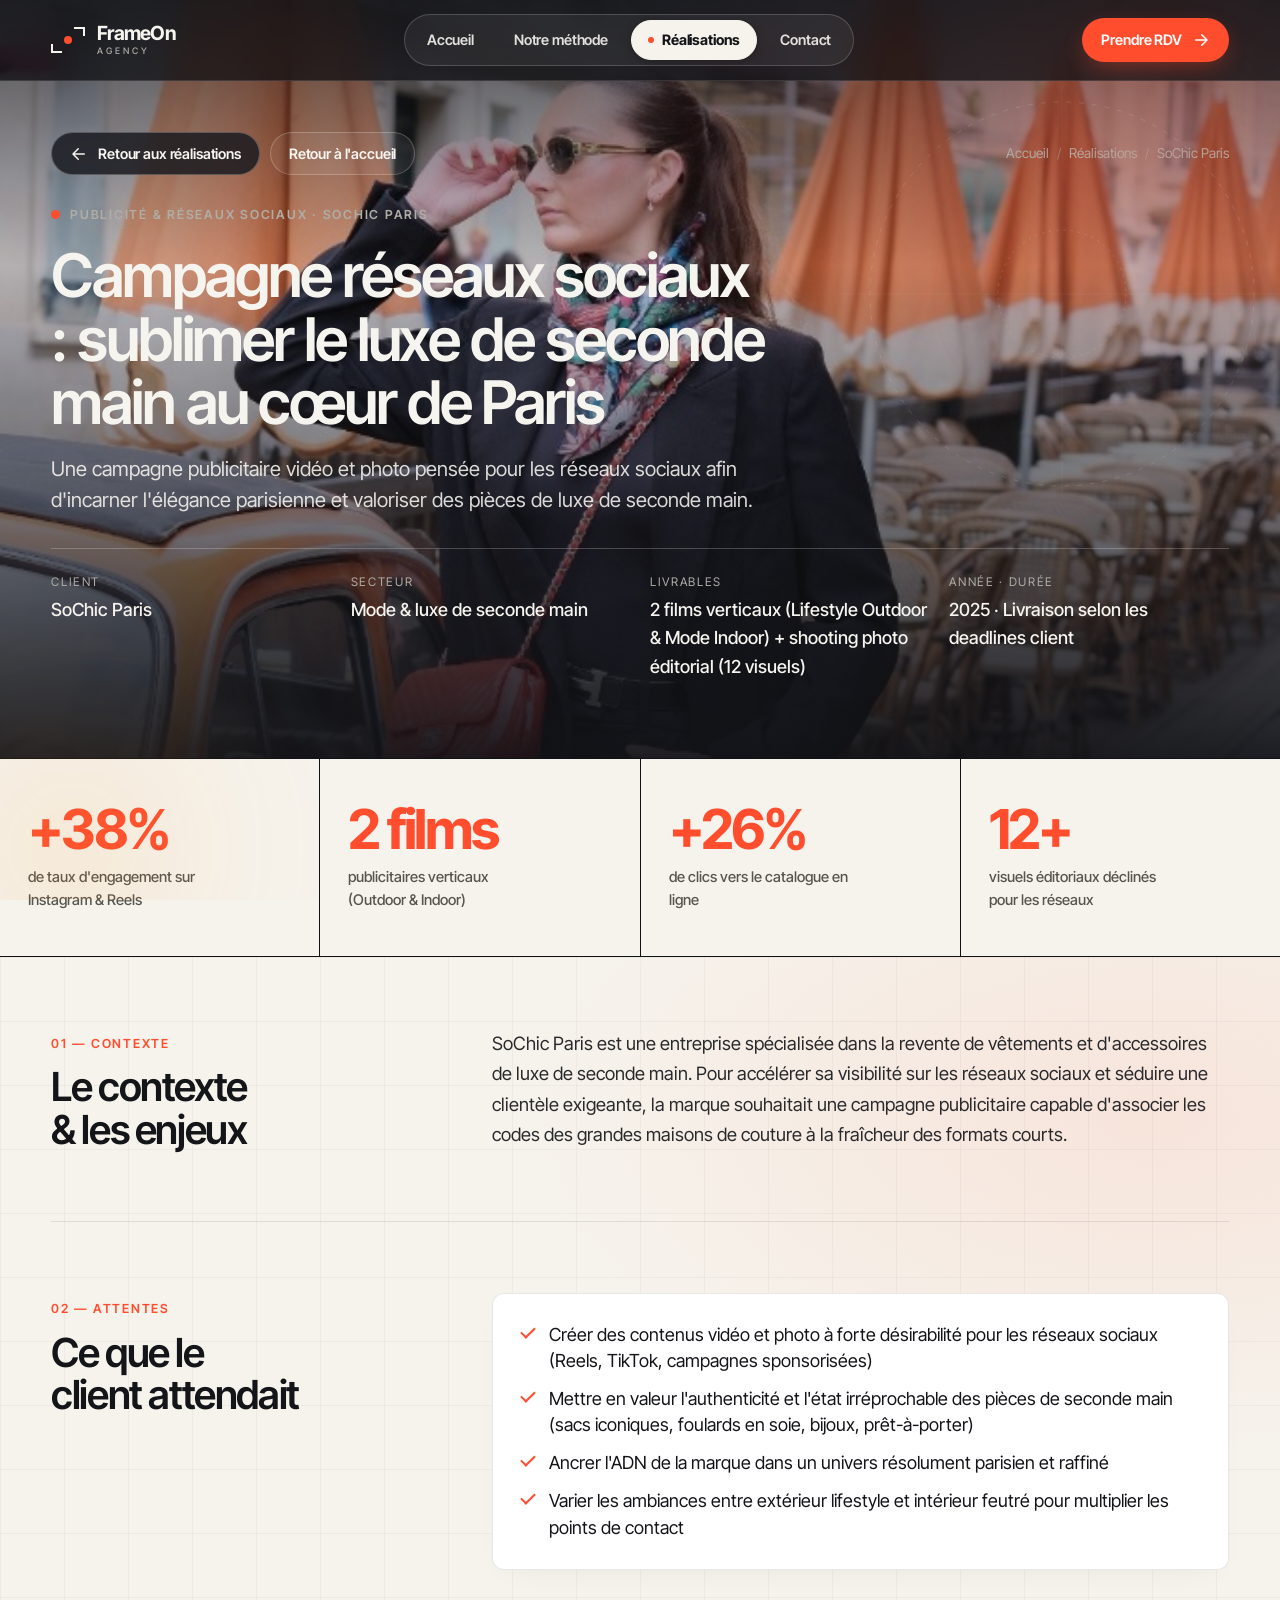
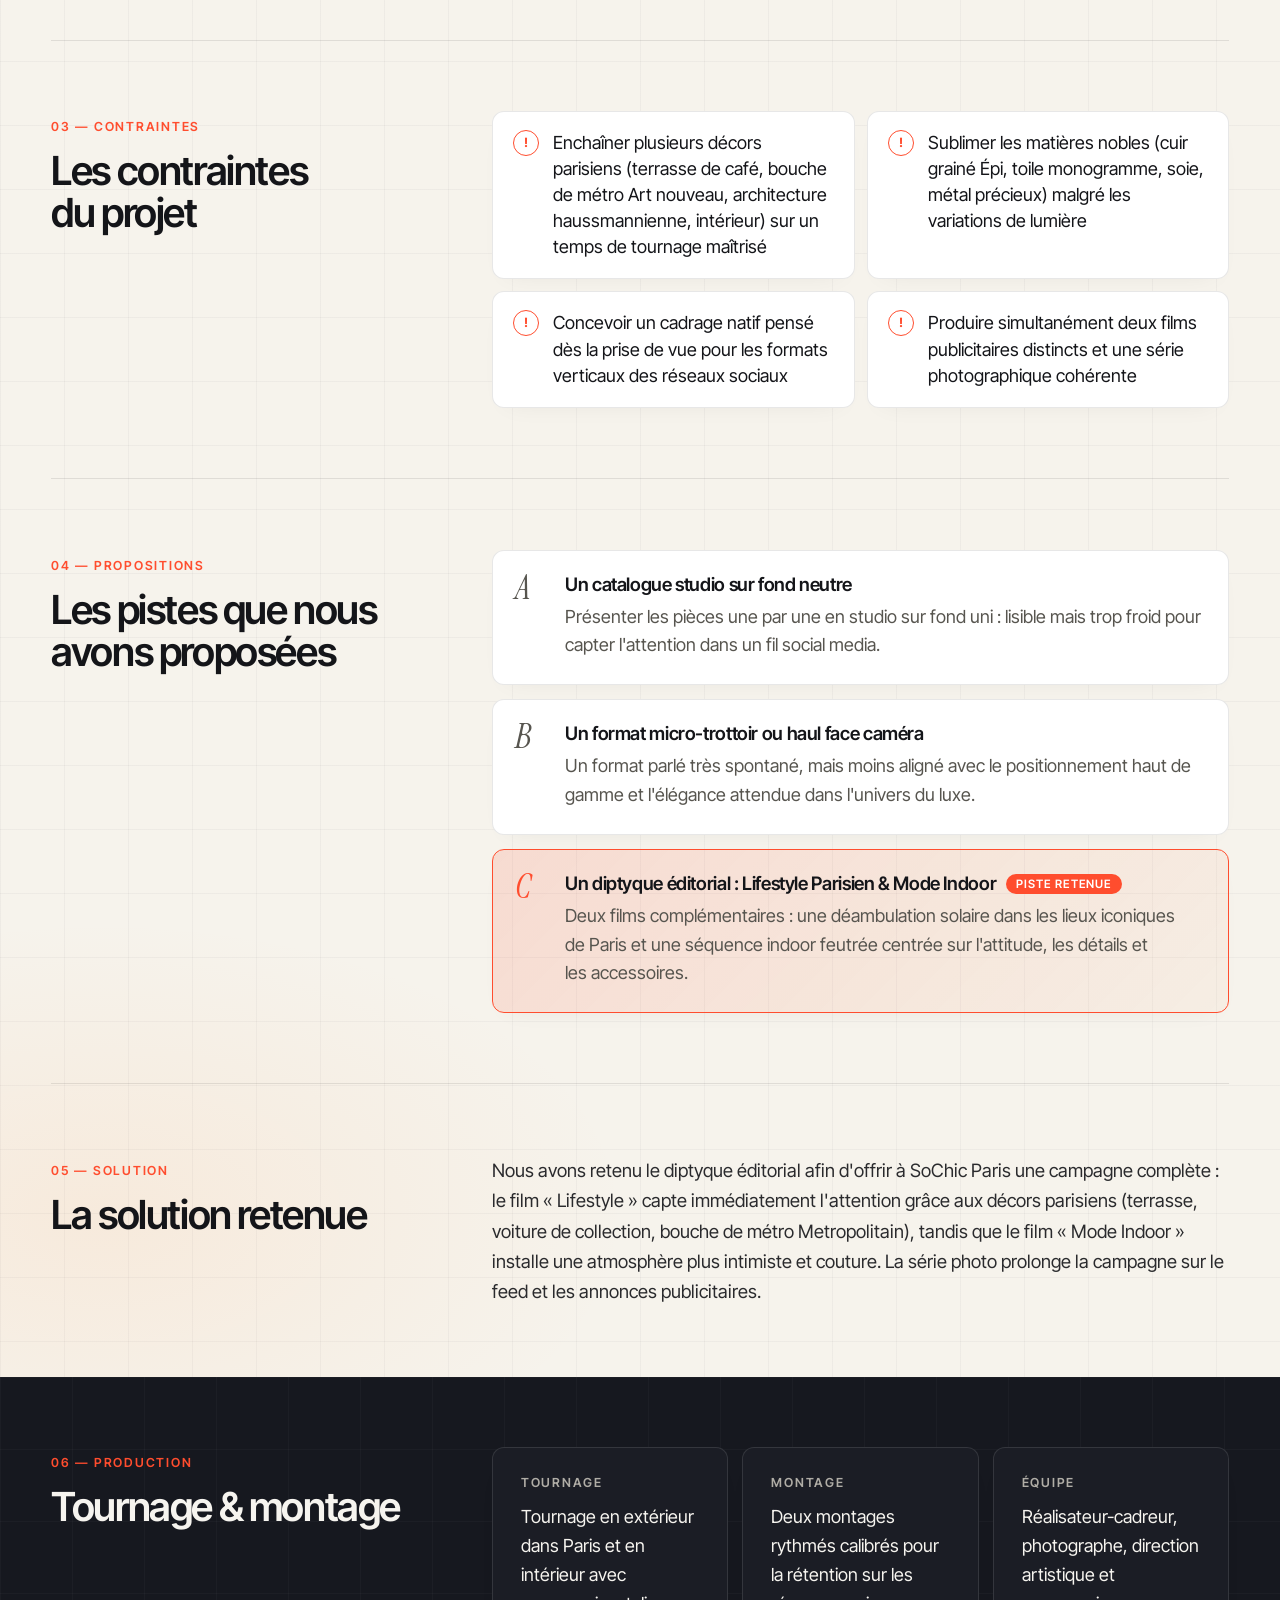
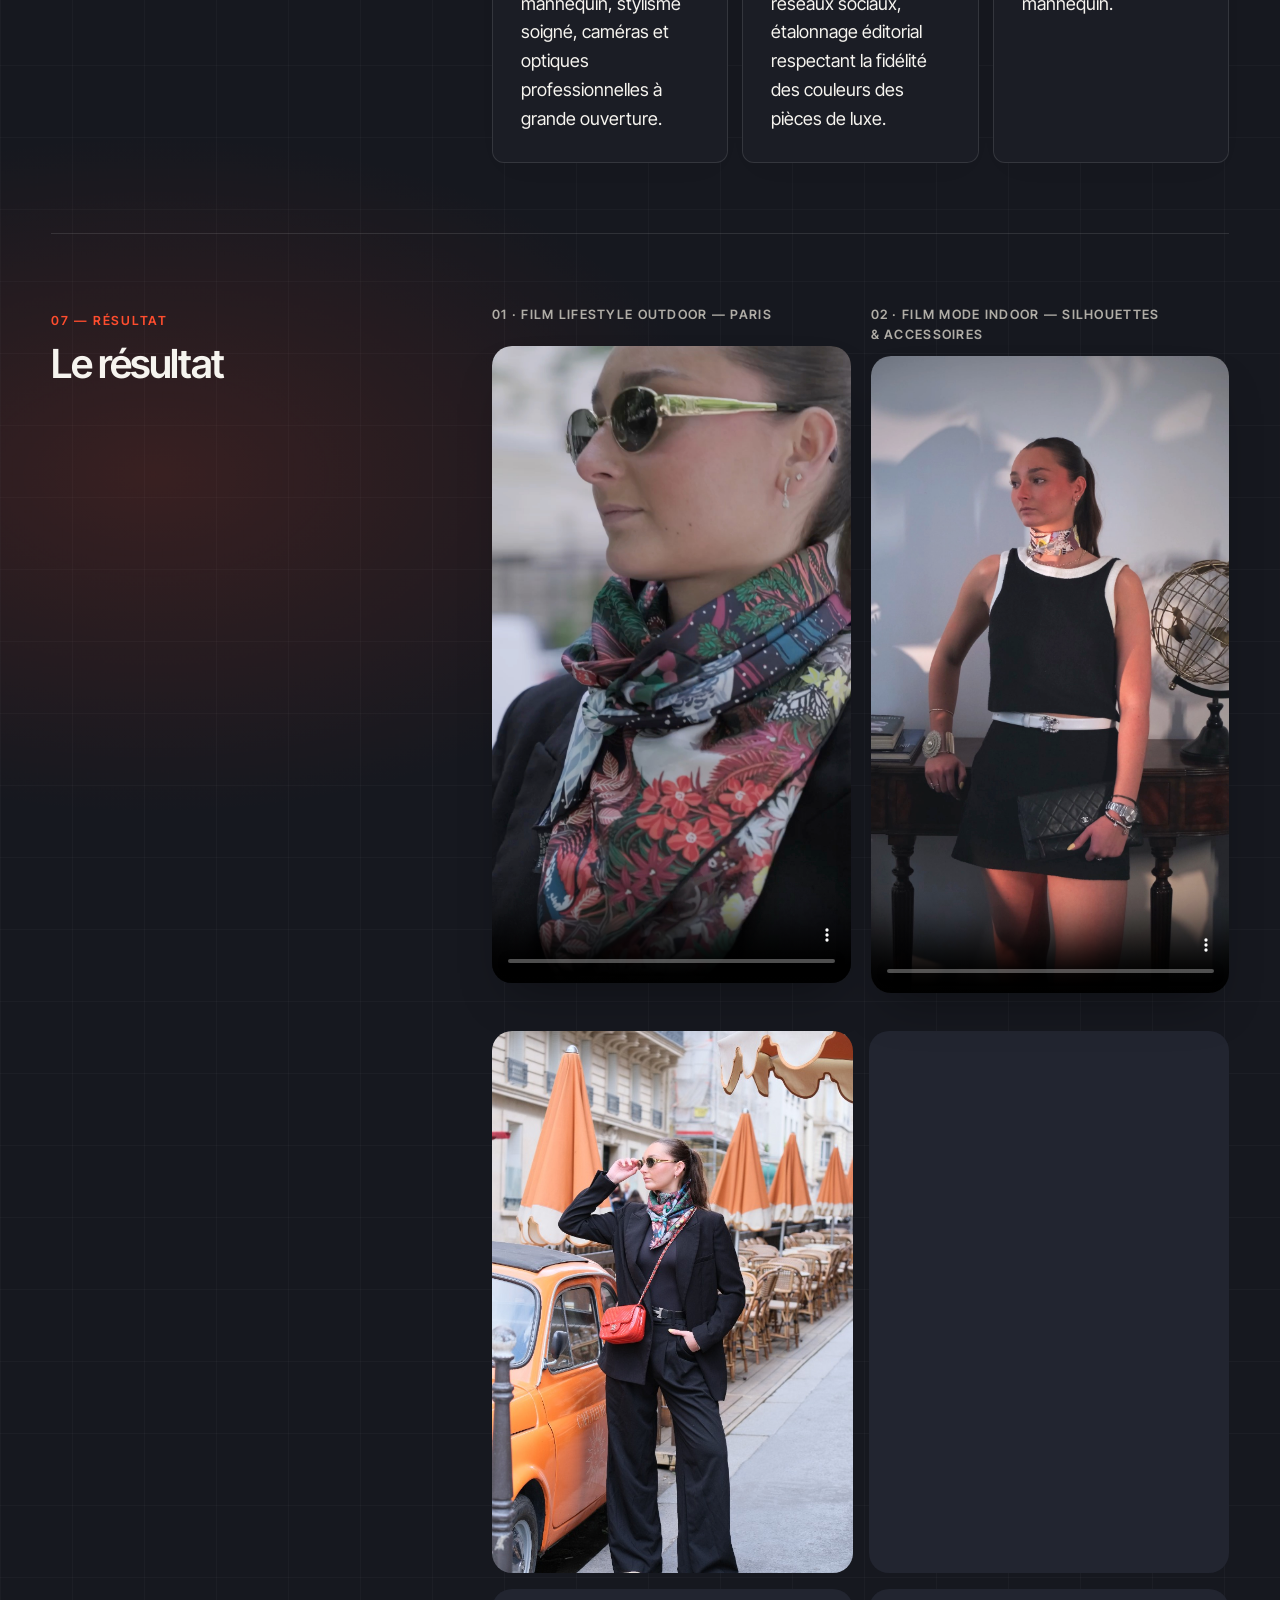
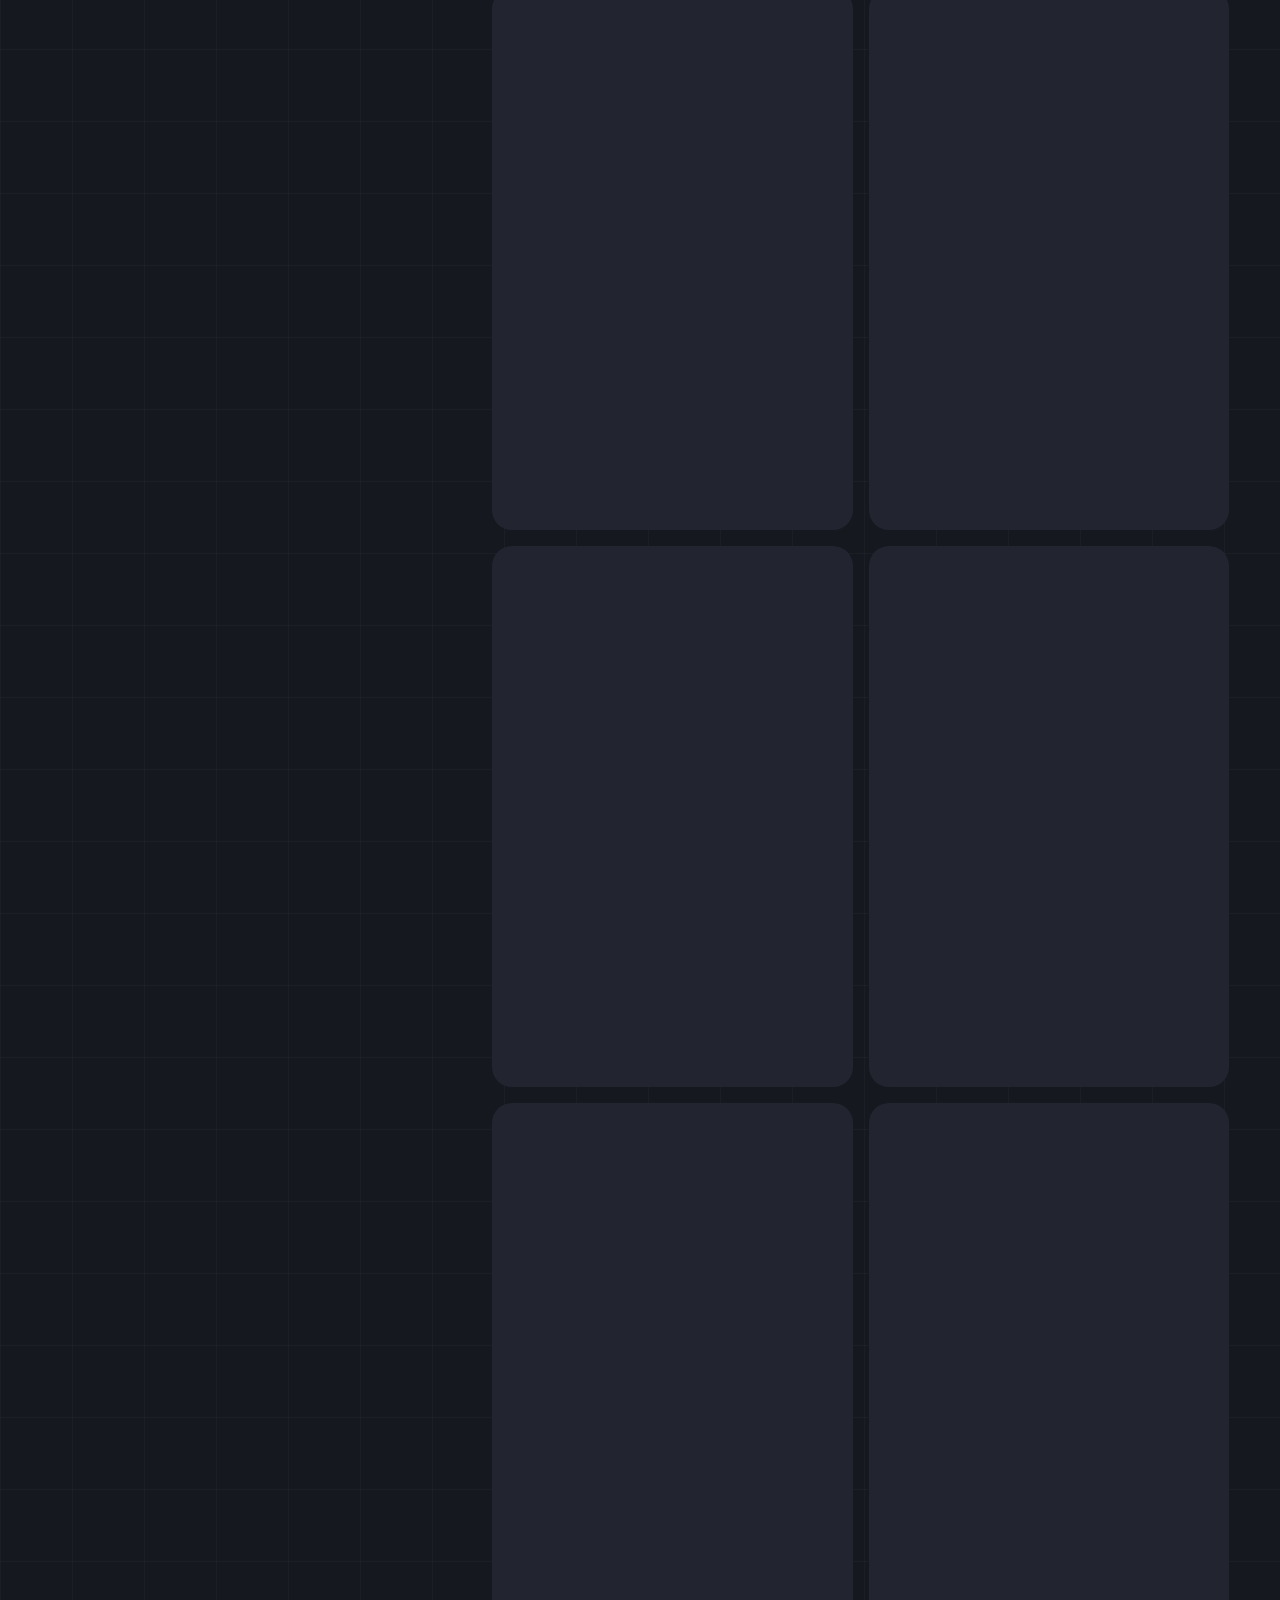
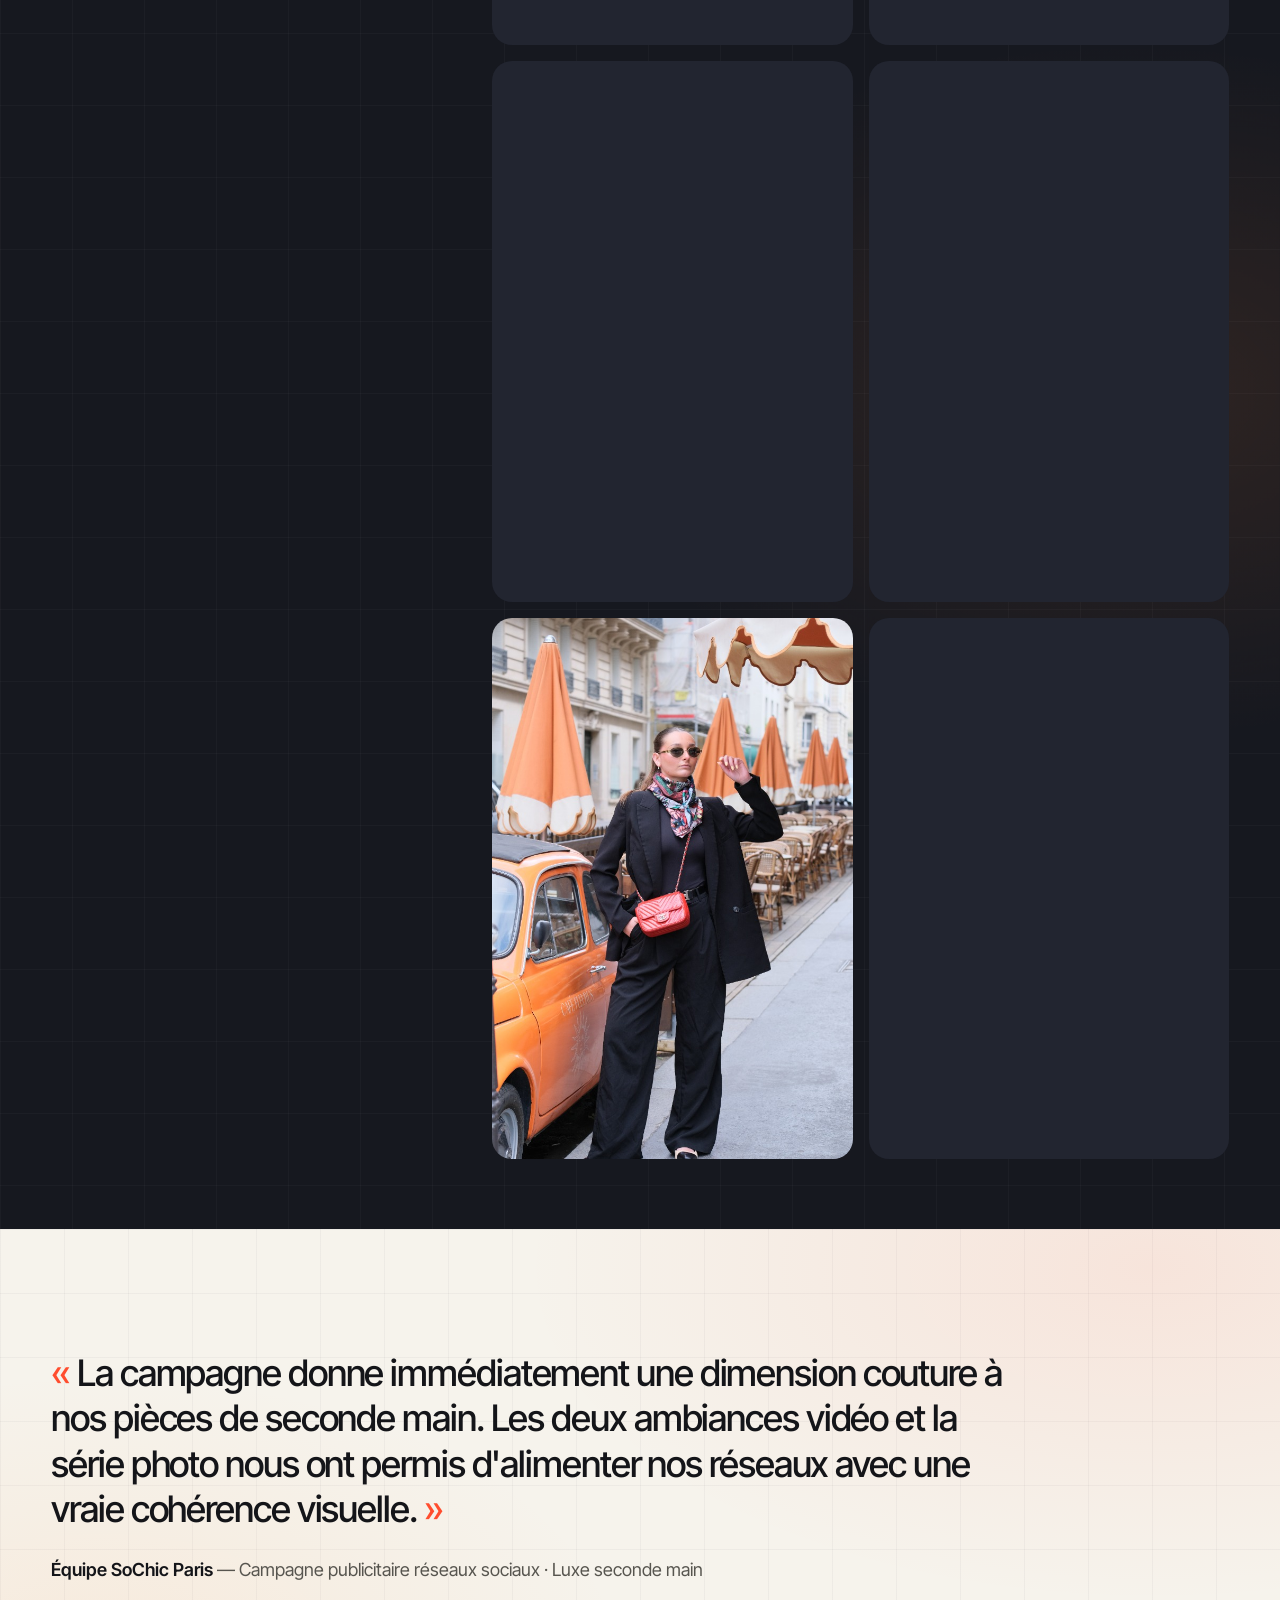
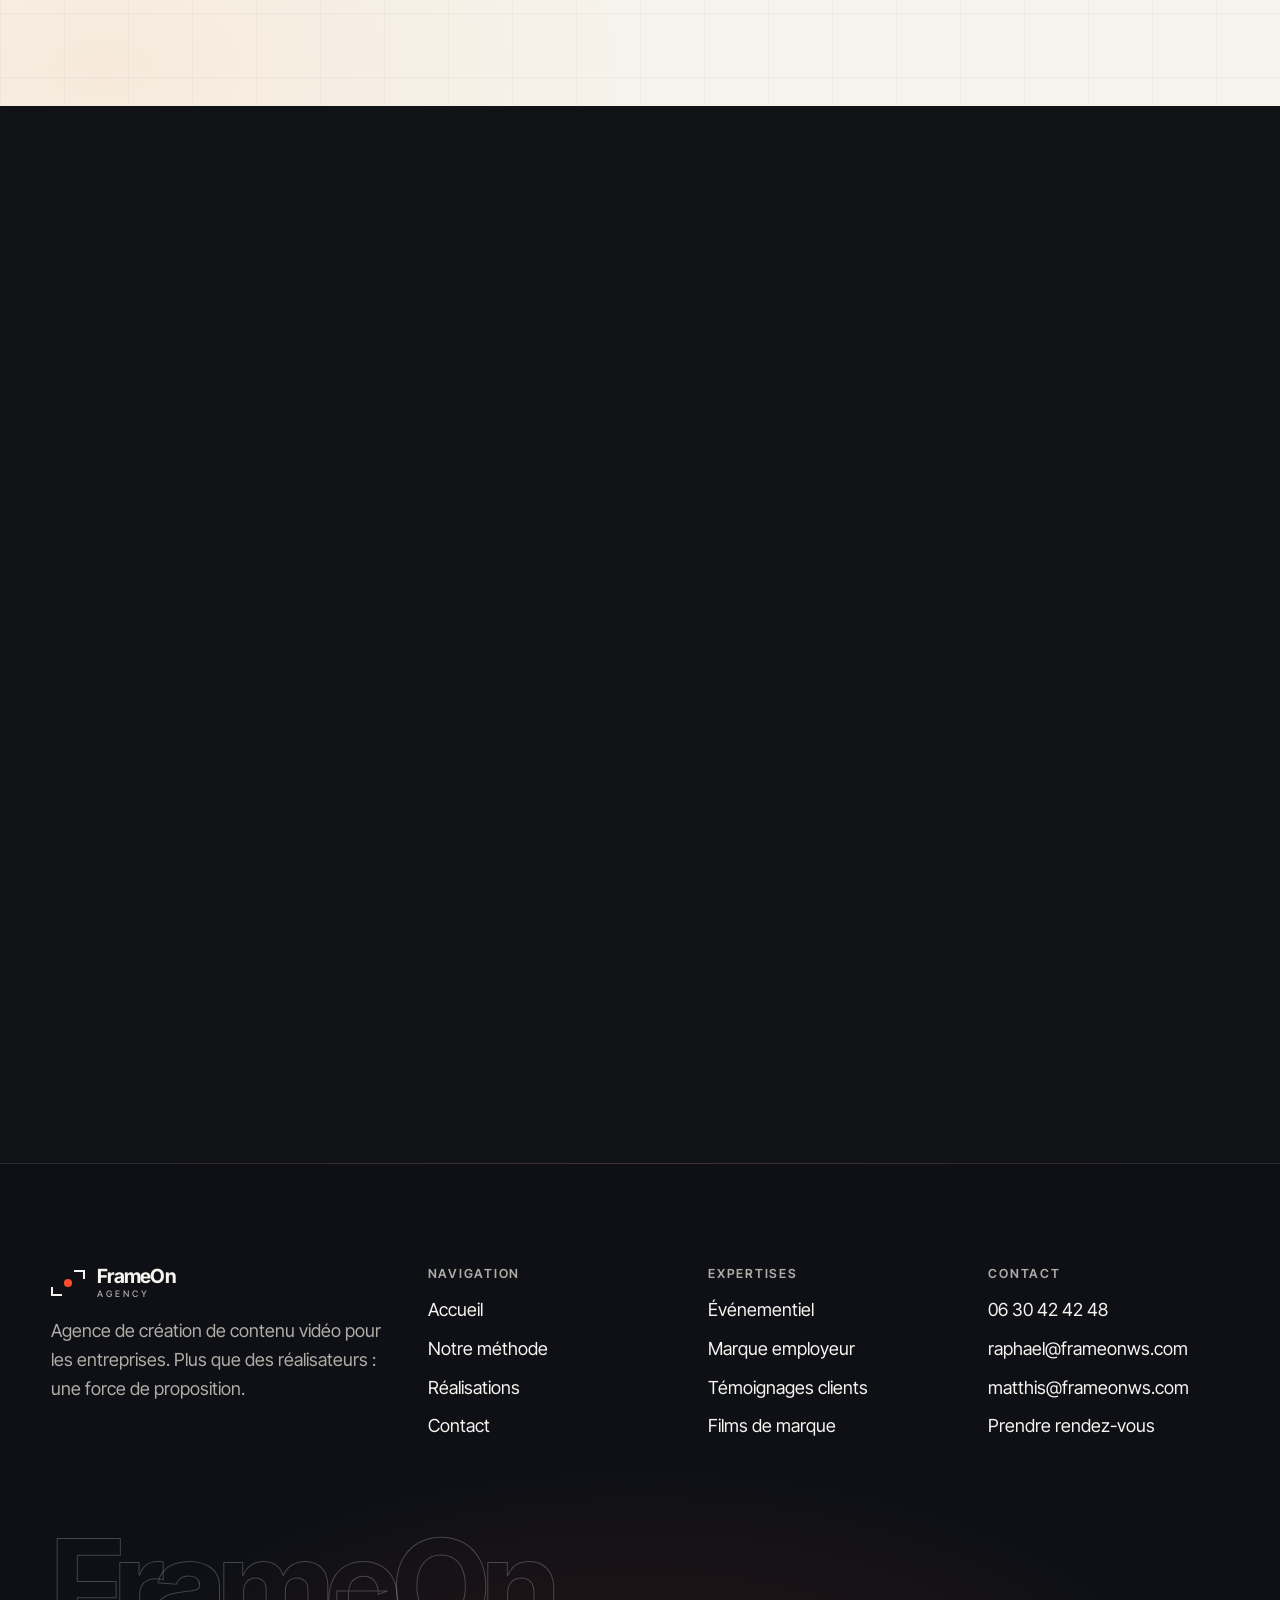
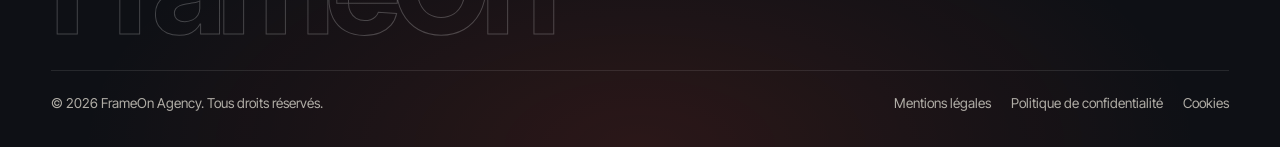
<file: projet-campagne-social-media-sochic-paris.html>
<!DOCTYPE html>
<html lang="fr">
<head>
  <meta charset="utf-8">
  <meta name="viewport" content="width=device-width, initial-scale=1">
  <title>SoChic Paris : Campagne réseaux sociaux : sublimer le luxe de seconde main au cœur de Paris (Publicité &amp; réseaux sociaux) | FrameOn Agency</title>
  <meta name="description" content="Cas client SoChic Paris (Mode &amp; luxe de seconde main) : Une campagne publicitaire vidéo et photo pensée pour les réseaux sociaux afin d&#x27;incarner l&#x27;élégance parisienne et valoriser des pièces de luxe de seconde main. Résultats : +38% de taux d&#x27;engagement sur Instagram &amp; Reels, 2 films publicitaires verticaux (Outdoor &amp; Indoor).">
  <meta name="robots" content="index, follow, max-image-preview:large, max-snippet:-1, max-video-preview:-1">
  <meta name="author" content="FrameOn Agency">
  <meta name="theme-color" content="#0b0b0c">
  <link rel="canonical" href="https://www.frameon-agency.com/projet-campagne-social-media-sochic-paris.html">
  <link rel="alternate" hreflang="fr-FR" href="https://www.frameon-agency.com/projet-campagne-social-media-sochic-paris.html">
  <link rel="alternate" hreflang="x-default" href="https://www.frameon-agency.com/projet-campagne-social-media-sochic-paris.html">
  <meta property="og:type" content="article">
  <meta property="og:site_name" content="FrameOn Agency">
  <meta property="og:title" content="SoChic Paris : Campagne réseaux sociaux : sublimer le luxe de seconde main au cœur de Paris (Publicité &amp; réseaux sociaux) | FrameOn Agency">
  <meta property="og:description" content="Cas client SoChic Paris (Mode &amp; luxe de seconde main) : Une campagne publicitaire vidéo et photo pensée pour les réseaux sociaux afin d&#x27;incarner l&#x27;élégance parisienne et valoriser des pièces de luxe de seconde main. Résultats : +38% de taux d&#x27;engagement sur Instagram &amp; Reels, 2 films publicitaires verticaux (Outdoor &amp; Indoor).">
  <meta property="og:url" content="https://www.frameon-agency.com/projet-campagne-social-media-sochic-paris.html">
  <meta property="og:image" content="https://www.frameon-agency.com/assets/img/sochic-cover.jpg">
  <meta property="og:image:width" content="1800">
  <meta property="og:image:height" content="1004">
  <meta property="og:image:alt" content="SoChic Paris — Campagne réseaux sociaux : sublimer le luxe de seconde main au cœur de Paris">
  <meta property="og:locale" content="fr_FR">
  <meta name="twitter:card" content="summary_large_image">
  <meta name="twitter:title" content="SoChic Paris : Campagne réseaux sociaux : sublimer le luxe de seconde main au cœur de Paris (Publicité &amp; réseaux sociaux) | FrameOn Agency">
  <meta name="twitter:description" content="Cas client SoChic Paris (Mode &amp; luxe de seconde main) : Une campagne publicitaire vidéo et photo pensée pour les réseaux sociaux afin d&#x27;incarner l&#x27;élégance parisienne et valoriser des pièces de luxe de seconde main. Résultats : +38% de taux d&#x27;engagement sur Instagram &amp; Reels, 2 films publicitaires verticaux (Outdoor &amp; Indoor).">
  <meta name="twitter:image" content="https://www.frameon-agency.com/assets/img/sochic-cover.jpg">
  <meta name="twitter:image:alt" content="SoChic Paris — Campagne réseaux sociaux : sublimer le luxe de seconde main au cœur de Paris">
  <link rel="icon" href="favicon.svg" type="image/svg+xml">
  <link rel="manifest" href="site.webmanifest">
  <link rel="preconnect" href="https://fonts.googleapis.com">
  <link rel="preconnect" href="https://fonts.gstatic.com" crossorigin>
  <link rel="stylesheet" href="https://fonts.googleapis.com/css2?family=Instrument+Serif:ital@0;1&family=Inter+Tight:wght@400;500;600;700&display=swap">
  <link rel="stylesheet" href="assets/css/style.css?v=668f3b50">
  <link rel="preload" as="image" href="assets/img/sochic-cover.jpg" fetchpriority="high">
  <script type="application/ld+json">
{
  "@context": "https://schema.org",
  "@graph": [
    {
      "@type": "BreadcrumbList",
      "itemListElement": [
        {
          "@type": "ListItem",
          "position": 1,
          "name": "Accueil",
          "item": "https://www.frameon-agency.com/"
        },
        {
          "@type": "ListItem",
          "position": 2,
          "name": "Réalisations",
          "item": "https://www.frameon-agency.com/realisations.html"
        },
        {
          "@type": "ListItem",
          "position": 3,
          "name": "SoChic Paris — Campagne réseaux sociaux : sublimer le luxe de seconde main au cœur de Paris",
          "item": "https://www.frameon-agency.com/projet-campagne-social-media-sochic-paris.html"
        }
      ]
    },
    {
      "@type": "Article",
      "headline": "SoChic Paris — Campagne réseaux sociaux : sublimer le luxe de seconde main au cœur de Paris",
      "description": "Une campagne publicitaire vidéo et photo pensée pour les réseaux sociaux afin d'incarner l'élégance parisienne et valoriser des pièces de luxe de seconde main.",
      "image": [
        "https://www.frameon-agency.com/assets/img/sochic-cover.jpg",
        "https://www.frameon-agency.com/assets/img/sochic-1.jpg",
        "https://www.frameon-agency.com/assets/img/sochic-2.jpg",
        "https://www.frameon-agency.com/assets/img/sochic-3.jpg",
        "https://www.frameon-agency.com/assets/img/sochic-4.jpg",
        "https://www.frameon-agency.com/assets/img/sochic-5.jpg",
        "https://www.frameon-agency.com/assets/img/sochic-6.jpg",
        "https://www.frameon-agency.com/assets/img/sochic-7.jpg",
        "https://www.frameon-agency.com/assets/img/sochic-8.jpg",
        "https://www.frameon-agency.com/assets/img/sochic-9.jpg",
        "https://www.frameon-agency.com/assets/img/sochic-10.jpg",
        "https://www.frameon-agency.com/assets/img/sochic-11.jpg",
        "https://www.frameon-agency.com/assets/img/sochic-12.jpg"
      ],
      "datePublished": "2025-01-15",
      "author": {
        "@type": "Organization",
        "name": "FrameOn Agency",
        "url": "https://www.frameon-agency.com/"
      },
      "publisher": {
        "@type": "Organization",
        "name": "FrameOn Agency",
        "logo": {
          "@type": "ImageObject",
          "url": "https://www.frameon-agency.com/favicon.svg"
        }
      },
      "mainEntityOfPage": "https://www.frameon-agency.com/projet-campagne-social-media-sochic-paris.html",
      "about": [
        "Publicité & réseaux sociaux",
        "Mode & luxe de seconde main",
        "SoChic Paris"
      ]
    },
    {
      "@type": "VideoObject",
      "name": "SoChic Paris — Campagne réseaux sociaux : sublimer le luxe de seconde main au cœur de Paris",
      "description": "Une campagne publicitaire vidéo et photo pensée pour les réseaux sociaux afin d'incarner l'élégance parisienne et valoriser des pièces de luxe de seconde main.",
      "thumbnailUrl": [
        "https://www.frameon-agency.com/assets/img/sochic-cover.jpg"
      ],
      "contentUrl": "https://pub-6c9e8bcb056c47b68cb0cc7cf6d4802c.r2.dev/sochic-lifestyle.mp4",
      "uploadDate": "2025-01-15T09:00:00+01:00"
    },
    {
      "@type": "Review",
      "itemReviewed": {
        "@type": "Organization",
        "name": "FrameOn Agency"
      },
      "author": {
        "@type": "Person",
        "name": "Équipe SoChic Paris",
        "jobTitle": "Campagne publicitaire réseaux sociaux · Luxe seconde main"
      },
      "reviewBody": "La campagne donne immédiatement une dimension couture à nos pièces de seconde main. Les deux ambiances vidéo et la série photo nous ont permis d'alimenter nos réseaux avec une vraie cohérence visuelle.",
      "reviewRating": {
        "@type": "Rating",
        "ratingValue": "5",
        "bestRating": "5"
      }
    }
  ]
}
  </script>
</head>
<body>
  <div id="scroll-progress"></div>
  <a class="skip-link visually-hidden" href="#contenu">Aller au contenu</a>
  <header class="site-header">
    <div class="container header-inner">
      <a class="logo" href="index.html" aria-label="FrameOn Agency — Accueil">
        <span class="logo-mark" aria-hidden="true"><span class="rec-dot"></span></span>
        <span>FrameOn<small>AGENCY</small></span>
      </a>
      <nav class="main-nav" aria-label="Navigation principale">
        <ul>
            <li><a href="index.html">Accueil</a></li>
            <li><a href="methode.html">Notre méthode</a></li>
            <li><a href="realisations.html" aria-current="page">Réalisations</a></li>
            <li><a href="contact.html">Contact</a></li>
        </ul>
      </nav>
      <div class="header-cta">
        <a class="btn btn--small" href="contact.html#rendez-vous">Prendre RDV <svg viewBox="0 0 24 24" fill="none" stroke="currentColor" stroke-width="2" stroke-linecap="round" stroke-linejoin="round" aria-hidden="true"><path d="M5 12h14M13 5l7 7-7 7"/></svg></a>
        <button class="menu-toggle" type="button" popovertarget="mobile-menu" aria-label="Ouvrir le menu">
          <span></span><span></span>
        </button>
      </div>
    </div>
  </header>

  <div id="mobile-menu" class="mobile-menu" popover>
    <div class="mobile-menu-inner">
      <div class="mobile-menu-top">
        <a class="logo" href="index.html" aria-label="FrameOn Agency — Accueil">
          <span class="logo-mark" aria-hidden="true"><span class="rec-dot"></span></span>
        <span>FrameOn<small>AGENCY</small></span>
        </a>
        <button class="close-btn" type="button" popovertarget="mobile-menu" popovertargetaction="hide" aria-label="Fermer le menu">×</button>
      </div>
      <nav aria-label="Navigation mobile">
        <ul>
            <li><a href="index.html">Accueil</a></li>
            <li><a href="methode.html">Notre méthode</a></li>
            <li><a href="realisations.html" aria-current="page">Réalisations</a></li>
            <li><a href="contact.html">Contact</a></li>
        </ul>
      </nav>
      <div class="mobile-menu-foot">
        <a class="btn" href="contact.html#rendez-vous">Prendre rendez-vous <svg viewBox="0 0 24 24" fill="none" stroke="currentColor" stroke-width="2" stroke-linecap="round" stroke-linejoin="round" aria-hidden="true"><path d="M5 12h14M13 5l7 7-7 7"/></svg></a>
        <a href="tel:+33630424248">06 30 42 42 48</a>
        <a href="mailto:raphael@frameonws.com">raphael@frameonws.com</a>
        <a href="mailto:matthis@frameonws.com">matthis@frameonws.com</a>
      </div>
    </div>
  </div>

  <main id="contenu" data-project-page data-rendered-slug="campagne-social-media-sochic-paris">
    <section class="project-hero">
      <img class="project-hero-img" src="assets/img/sochic-cover.jpg" alt="SoChic Paris — Campagne réseaux sociaux : sublimer le luxe de seconde main au cœur de Paris" width="1800" height="1004" fetchpriority="high">
      <div class="container">
        <div class="project-back-bar">
          <div class="project-back-actions">
            <a class="btn btn--back btn--small" href="realisations.html"><svg viewBox="0 0 24 24" fill="none" stroke="currentColor" stroke-width="2" stroke-linecap="round" stroke-linejoin="round" aria-hidden="true"><path d="M19 12H5M11 19l-7-7 7-7"/></svg> Retour aux réalisations</a>
            <a class="btn btn--ghost btn--small" href="index.html">Retour à l'accueil</a>
          </div>
          <ol class="breadcrumb" aria-label="Fil d'Ariane">
            <li><a href="index.html">Accueil</a></li>
            <li><a href="realisations.html">Réalisations</a></li>
            <li aria-current="page">SoChic Paris</li>
          </ol>
        </div>
        <p class="eyebrow"><span class="rec-dot"></span>Publicité &amp; réseaux sociaux · SoChic Paris</p>
        <h1>Campagne réseaux sociaux : sublimer le luxe de seconde main au cœur de Paris</h1>
        <p class="lead">Une campagne publicitaire vidéo et photo pensée pour les réseaux sociaux afin d&#x27;incarner l&#x27;élégance parisienne et valoriser des pièces de luxe de seconde main.</p>
        <dl class="project-facts">
          <div><dt>Client</dt><dd>SoChic Paris</dd></div>
          <div><dt>Secteur</dt><dd>Mode &amp; luxe de seconde main</dd></div>
          <div><dt>Livrables</dt><dd>2 films verticaux (Lifestyle Outdoor &amp; Mode Indoor) + shooting photo éditorial (12 visuels)</dd></div>
          <div><dt>Année · Durée</dt><dd>2025 · Livraison selon les deadlines client</dd></div>
        </dl>
      </div>
    </section>

    <section aria-labelledby="kpi-title">
      <h2 id="kpi-title" class="visually-hidden">Résultats obtenus</h2>
      <ul class="kpis" style="--kpi-count:4">
        <li class="reveal"><strong data-count>+38%</strong><span>de taux d&#x27;engagement sur Instagram &amp; Reels</span></li><li class="reveal"><strong data-count>2 films</strong><span>publicitaires verticaux (Outdoor &amp; Indoor)</span></li><li class="reveal"><strong data-count>+26%</strong><span>de clics vers le catalogue en ligne</span></li><li class="reveal"><strong data-count>12+</strong><span>visuels éditoriaux déclinés pour les réseaux</span></li>
      </ul>
    </section>

    <div class="section--light">
      <div class="container">
        <section class="case-section">
          <div class="case-section-head reveal">
            <p class="eyebrow">01 — Contexte</p>
            <h2>Le contexte &amp; les enjeux</h2>
          </div>
          <div class="case-section-body reveal"><p>SoChic Paris est une entreprise spécialisée dans la revente de vêtements et d&#x27;accessoires de luxe de seconde main. Pour accélérer sa visibilité sur les réseaux sociaux et séduire une clientèle exigeante, la marque souhaitait une campagne publicitaire capable d&#x27;associer les codes des grandes maisons de couture à la fraîcheur des formats courts.</p></div>
        </section>

        <section class="case-section">
          <div class="case-section-head reveal">
            <p class="eyebrow">02 — Attentes</p>
            <h2>Ce que le client attendait</h2>
          </div>
          <div class="case-section-body reveal">
            <div class="box"><ul class="check-list"><li>Créer des contenus vidéo et photo à forte désirabilité pour les réseaux sociaux (Reels, TikTok, campagnes sponsorisées)</li><li>Mettre en valeur l&#x27;authenticité et l&#x27;état irréprochable des pièces de seconde main (sacs iconiques, foulards en soie, bijoux, prêt-à-porter)</li><li>Ancrer l&#x27;ADN de la marque dans un univers résolument parisien et raffiné</li><li>Varier les ambiances entre extérieur lifestyle et intérieur feutré pour multiplier les points de contact</li></ul></div>
          </div>
        </section>

        <section class="case-section">
          <div class="case-section-head reveal">
            <p class="eyebrow">03 — Contraintes</p>
            <h2>Les contraintes du projet</h2>
          </div>
          <div class="case-section-body reveal"><ul class="constraints"><li>Enchaîner plusieurs décors parisiens (terrasse de café, bouche de métro Art nouveau, architecture haussmannienne, intérieur) sur un temps de tournage maîtrisé</li><li>Sublimer les matières nobles (cuir grainé Épi, toile monogramme, soie, métal précieux) malgré les variations de lumière</li><li>Concevoir un cadrage natif pensé dès la prise de vue pour les formats verticaux des réseaux sociaux</li><li>Produire simultanément deux films publicitaires distincts et une série photographique cohérente</li></ul></div>
        </section>

        <section class="case-section">
          <div class="case-section-head reveal">
            <p class="eyebrow">04 — Propositions</p>
            <h2>Les pistes que nous avons proposées</h2>
          </div>
          <div class="case-section-body reveal">
            <ol class="tracks"><li class="track">
                <span class="track-letter" aria-hidden="true">A</span>
                <h3>Un catalogue studio sur fond neutre</h3>
                <p>Présenter les pièces une par une en studio sur fond uni : lisible mais trop froid pour capter l&#x27;attention dans un fil social media.</p>
              </li><li class="track">
                <span class="track-letter" aria-hidden="true">B</span>
                <h3>Un format micro-trottoir ou haul face caméra</h3>
                <p>Un format parlé très spontané, mais moins aligné avec le positionnement haut de gamme et l&#x27;élégance attendue dans l&#x27;univers du luxe.</p>
              </li><li class="track track--chosen">
                <span class="track-letter" aria-hidden="true">C</span>
                <h3>Un diptyque éditorial : Lifestyle Parisien &amp; Mode Indoor <span class="chosen-badge">Piste retenue</span></h3>
                <p>Deux films complémentaires : une déambulation solaire dans les lieux iconiques de Paris et une séquence indoor feutrée centrée sur l&#x27;attitude, les détails et les accessoires.</p>
              </li></ol>
          </div>
        </section>

        <section class="case-section" style="border-bottom:0">
          <div class="case-section-head reveal">
            <p class="eyebrow">05 — Solution</p>
            <h2>La solution retenue</h2>
          </div>
          <div class="case-section-body reveal"><p>Nous avons retenu le diptyque éditorial afin d&#x27;offrir à SoChic Paris une campagne complète : le film « Lifestyle » capte immédiatement l&#x27;attention grâce aux décors parisiens (terrasse, voiture de collection, bouche de métro Metropolitain), tandis que le film « Mode Indoor » installe une atmosphère plus intimiste et couture. La série photo prolonge la campagne sur le feed et les annonces publicitaires.</p></div>
        </section>
      </div>
    </div>

    <div class="section--alt">
      <div class="bg-decor" aria-hidden="true">
        <div class="orb orb--warm" style="top:-120px;right:-100px"></div>
        <div class="orb orb--amber" style="bottom:-140px;left:-120px"></div>
        <svg viewBox="0 0 800 600" fill="none" style="position:absolute;right:-8%;top:6%;width:640px;height:480px;opacity:.18">
          <circle cx="400" cy="300" r="240" stroke="currentColor" stroke-dasharray="6 10"/>
          <circle cx="400" cy="300" r="160" stroke="#ff4d2e" stroke-opacity=".5"/>
          <circle cx="400" cy="300" r="80" stroke="currentColor" stroke-dasharray="3 6"/>
          <line x1="120" y1="300" x2="680" y2="300" stroke="currentColor" stroke-opacity=".35"/>
          <line x1="400" y1="40" x2="400" y2="560" stroke="currentColor" stroke-opacity=".35"/>
        </svg>
      </div>
      <div class="container">
      <section class="case-section">
        <div class="case-section-head reveal">
          <p class="eyebrow">06 — Production</p>
          <h2>Tournage &amp; montage</h2>
        </div>
        <div class="case-section-body reveal">
          <div class="prod-grid">
            <div class="box"><h3>Tournage</h3><p>Tournage en extérieur dans Paris et en intérieur avec mannequin, stylisme soigné, caméras et optiques professionnelles à grande ouverture.</p></div>
            <div class="box"><h3>Montage</h3><p>Deux montages rythmés calibrés pour la rétention sur les réseaux sociaux, étalonnage éditorial respectant la fidélité des couleurs des pièces de luxe.</p></div>
            <div class="box"><h3>Équipe</h3><p>Réalisateur-cadreur, photographe, direction artistique et mannequin.</p></div>
          </div>
        </div>
      </section>

        <section class="case-section" style="border-bottom:0">
          <div class="case-section-head reveal">
            <p class="eyebrow">07 — Résultat</p>
            <h2>Le résultat</h2>
          </div>
          <div class="case-section-body reveal">
            <div class="result-videos-grid"><div class="result-video-card"><p class="result-video-label">01 · Film Lifestyle Outdoor — Paris</p><div class="result-video result-video--vertical"><video controls loading="lazy" playsinline preload="none" width="1080" height="1920" poster="assets/img/sochic-lifestyle-poster.jpg"><source src="https://pub-6c9e8bcb056c47b68cb0cc7cf6d4802c.r2.dev/sochic-lifestyle.mp4" type="video/mp4">Votre navigateur ne lit pas cette vidéo.</video></div></div><div class="result-video-card"><p class="result-video-label">02 · Film Mode Indoor — Silhouettes &amp; accessoires</p><div class="result-video result-video--vertical"><video controls loading="lazy" playsinline preload="none" width="1080" height="1920" poster="assets/img/sochic-indoor-poster.jpg"><source src="https://pub-6c9e8bcb056c47b68cb0cc7cf6d4802c.r2.dev/sochic-indoor.mp4" type="video/mp4">Votre navigateur ne lit pas cette vidéo.</video></div></div></div>
            <div class="gallery"><figure><img src="assets/img/sochic-1.jpg" alt="Photo du projet SoChic Paris — Campagne réseaux sociaux : sublimer le luxe de seconde main au cœur de Paris (1)" width="1800" height="1004" loading="lazy" decoding="async"></figure><figure><img src="assets/img/sochic-2.jpg" alt="Photo du projet SoChic Paris — Campagne réseaux sociaux : sublimer le luxe de seconde main au cœur de Paris (2)" width="1800" height="1004" loading="lazy" decoding="async"></figure><figure><img src="assets/img/sochic-3.jpg" alt="Photo du projet SoChic Paris — Campagne réseaux sociaux : sublimer le luxe de seconde main au cœur de Paris (3)" width="1800" height="1004" loading="lazy" decoding="async"></figure><figure><img src="assets/img/sochic-4.jpg" alt="Photo du projet SoChic Paris — Campagne réseaux sociaux : sublimer le luxe de seconde main au cœur de Paris (4)" width="1800" height="1004" loading="lazy" decoding="async"></figure><figure><img src="assets/img/sochic-5.jpg" alt="Photo du projet SoChic Paris — Campagne réseaux sociaux : sublimer le luxe de seconde main au cœur de Paris (5)" width="1800" height="1004" loading="lazy" decoding="async"></figure><figure><img src="assets/img/sochic-6.jpg" alt="Photo du projet SoChic Paris — Campagne réseaux sociaux : sublimer le luxe de seconde main au cœur de Paris (6)" width="1800" height="1004" loading="lazy" decoding="async"></figure><figure><img src="assets/img/sochic-7.jpg" alt="Photo du projet SoChic Paris — Campagne réseaux sociaux : sublimer le luxe de seconde main au cœur de Paris (7)" width="1800" height="1004" loading="lazy" decoding="async"></figure><figure><img src="assets/img/sochic-8.jpg" alt="Photo du projet SoChic Paris — Campagne réseaux sociaux : sublimer le luxe de seconde main au cœur de Paris (8)" width="1800" height="1004" loading="lazy" decoding="async"></figure><figure><img src="assets/img/sochic-9.jpg" alt="Photo du projet SoChic Paris — Campagne réseaux sociaux : sublimer le luxe de seconde main au cœur de Paris (9)" width="1800" height="1004" loading="lazy" decoding="async"></figure><figure><img src="assets/img/sochic-10.jpg" alt="Photo du projet SoChic Paris — Campagne réseaux sociaux : sublimer le luxe de seconde main au cœur de Paris (10)" width="1800" height="1004" loading="lazy" decoding="async"></figure><figure><img src="assets/img/sochic-11.jpg" alt="Photo du projet SoChic Paris — Campagne réseaux sociaux : sublimer le luxe de seconde main au cœur de Paris (11)" width="1800" height="1004" loading="lazy" decoding="async"></figure><figure><img src="assets/img/sochic-12.jpg" alt="Photo du projet SoChic Paris — Campagne réseaux sociaux : sublimer le luxe de seconde main au cœur de Paris (12)" width="1800" height="1004" loading="lazy" decoding="async"></figure></div>
          </div>
        </section>
      </div>
    </div>
    <section class="section section--light">
      <div class="container">
        <figure class="big-quote reveal">
          <blockquote><p>La campagne donne immédiatement une dimension couture à nos pièces de seconde main. Les deux ambiances vidéo et la série photo nous ont permis d&#x27;alimenter nos réseaux avec une vraie cohérence visuelle.</p></blockquote>
          <figcaption><strong>Équipe SoChic Paris</strong> — Campagne publicitaire réseaux sociaux · Luxe seconde main</figcaption>
        </figure>
      </div>
    </section>

    <section class="section--tight">
      <div class="container">
        <a class="next-project reveal" href="projet-instant-parisien-influence-reseaux-sociaux.html">
          <img src="assets/img/yen-cover.jpg?v=2" alt="Yen · Créatrice de contenu — « Instant Parisien » : développer l&#x27;audience d&#x27;une créatrice et séduire les marques" width="1800" height="1004" loading="lazy">
          <div>
            <p class="eyebrow">Projet suivant · Publicité &amp; réseaux sociaux</p>
            <h2>« Instant Parisien » : développer l&#x27;audience d&#x27;une créatrice et séduire les marques</h2>
          </div>
          <span class="btn btn--ghost">Découvrir <svg viewBox="0 0 24 24" fill="none" stroke="currentColor" stroke-width="2" stroke-linecap="round" stroke-linejoin="round" aria-hidden="true"><path d="M5 12h14M13 5l7 7-7 7"/></svg></span>
        </a>
        <div class="project-back-actions mt-m reveal">
          <a class="btn btn--back btn--small" href="realisations.html"><svg viewBox="0 0 24 24" fill="none" stroke="currentColor" stroke-width="2" stroke-linecap="round" stroke-linejoin="round" aria-hidden="true"><path d="M19 12H5M11 19l-7-7 7-7"/></svg> Toutes les réalisations</a>
          <a class="btn btn--ghost btn--small" href="index.html">Retour à l'accueil</a>
        </div>
      </div>
    </section>

    <section class="section" style="padding-top:0">
      <div class="container">
        <div class="cta-band reveal">
          <h2 class="h2">Et si le prochain cas client, <em>c'était le vôtre ?</em></h2>
          <p>Parlez-nous de vos enjeux. Nous revenons vers vous avec des idées concrètes, pas avec un devis générique.</p>
          <div class="btn-row">
            <a class="btn" href="contact.html#rendez-vous">Prendre rendez-vous <svg viewBox="0 0 24 24" fill="none" stroke="currentColor" stroke-width="2" stroke-linecap="round" stroke-linejoin="round" aria-hidden="true"><path d="M5 12h14M13 5l7 7-7 7"/></svg></a>
            <a class="btn btn--ghost" href="tel:+33630424248">06 30 42 42 48</a>
          </div>
        </div>
      </div>
    </section>
  </main>

  <footer class="site-footer">
    <div class="container">
      <div class="footer-top">
        <div class="footer-brand">
          <a class="logo" href="index.html" aria-label="FrameOn Agency — Accueil">
            <span class="logo-mark" aria-hidden="true"><span class="rec-dot"></span></span>
        <span>FrameOn<small>AGENCY</small></span>
          </a>
          <p>Agence de création de contenu vidéo pour les entreprises. Plus que des réalisateurs&nbsp;: une force de proposition.</p>
        </div>
        <div class="footer-col">
          <h2>Navigation</h2>
          <ul>
            <li><a href="index.html">Accueil</a></li>
            <li><a href="methode.html">Notre méthode</a></li>
            <li><a href="realisations.html">Réalisations</a></li>
            <li><a href="contact.html">Contact</a></li>
          </ul>
        </div>
        <div class="footer-col">
          <h2>Expertises</h2>
          <ul>
            <li><a href="index.html#services">Événementiel</a></li>
            <li><a href="index.html#services">Marque employeur</a></li>
            <li><a href="index.html#services">Témoignages clients</a></li>
            <li><a href="index.html#services">Films de marque</a></li>
          </ul>
        </div>
        <div class="footer-col">
          <h2>Contact</h2>
          <ul>
            <li><a href="tel:+33630424248">06 30 42 42 48</a></li>
            <li><a href="mailto:raphael@frameonws.com">raphael@frameonws.com</a></li>
            <li><a href="mailto:matthis@frameonws.com">matthis@frameonws.com</a></li>
            <li><a href="contact.html#rendez-vous">Prendre rendez-vous</a></li>
          </ul>
        </div>
      </div>
      <p class="footer-big" aria-hidden="true">FrameOn</p>
      <div class="footer-bottom">
        <p>© <span data-year>2026</span> FrameOn Agency. Tous droits réservés.</p>
        <ul>
          <li><a href="mentions-legales.html">Mentions légales</a></li>
          <li><a href="confidentialite.html">Politique de confidentialité</a></li>
          <li><a href="mentions-legales.html#cookies">Cookies</a></li>
        </ul>
      </div>
    </div>
  </footer>
  <script src="assets/js/projets-data.js?v=20261126" defer></script>
  <script src="assets/js/main.js?v=668f3b50" defer></script>
  <script src="assets/js/projet.js?v=668f3b50" defer></script>
</body>
</html>
</file>
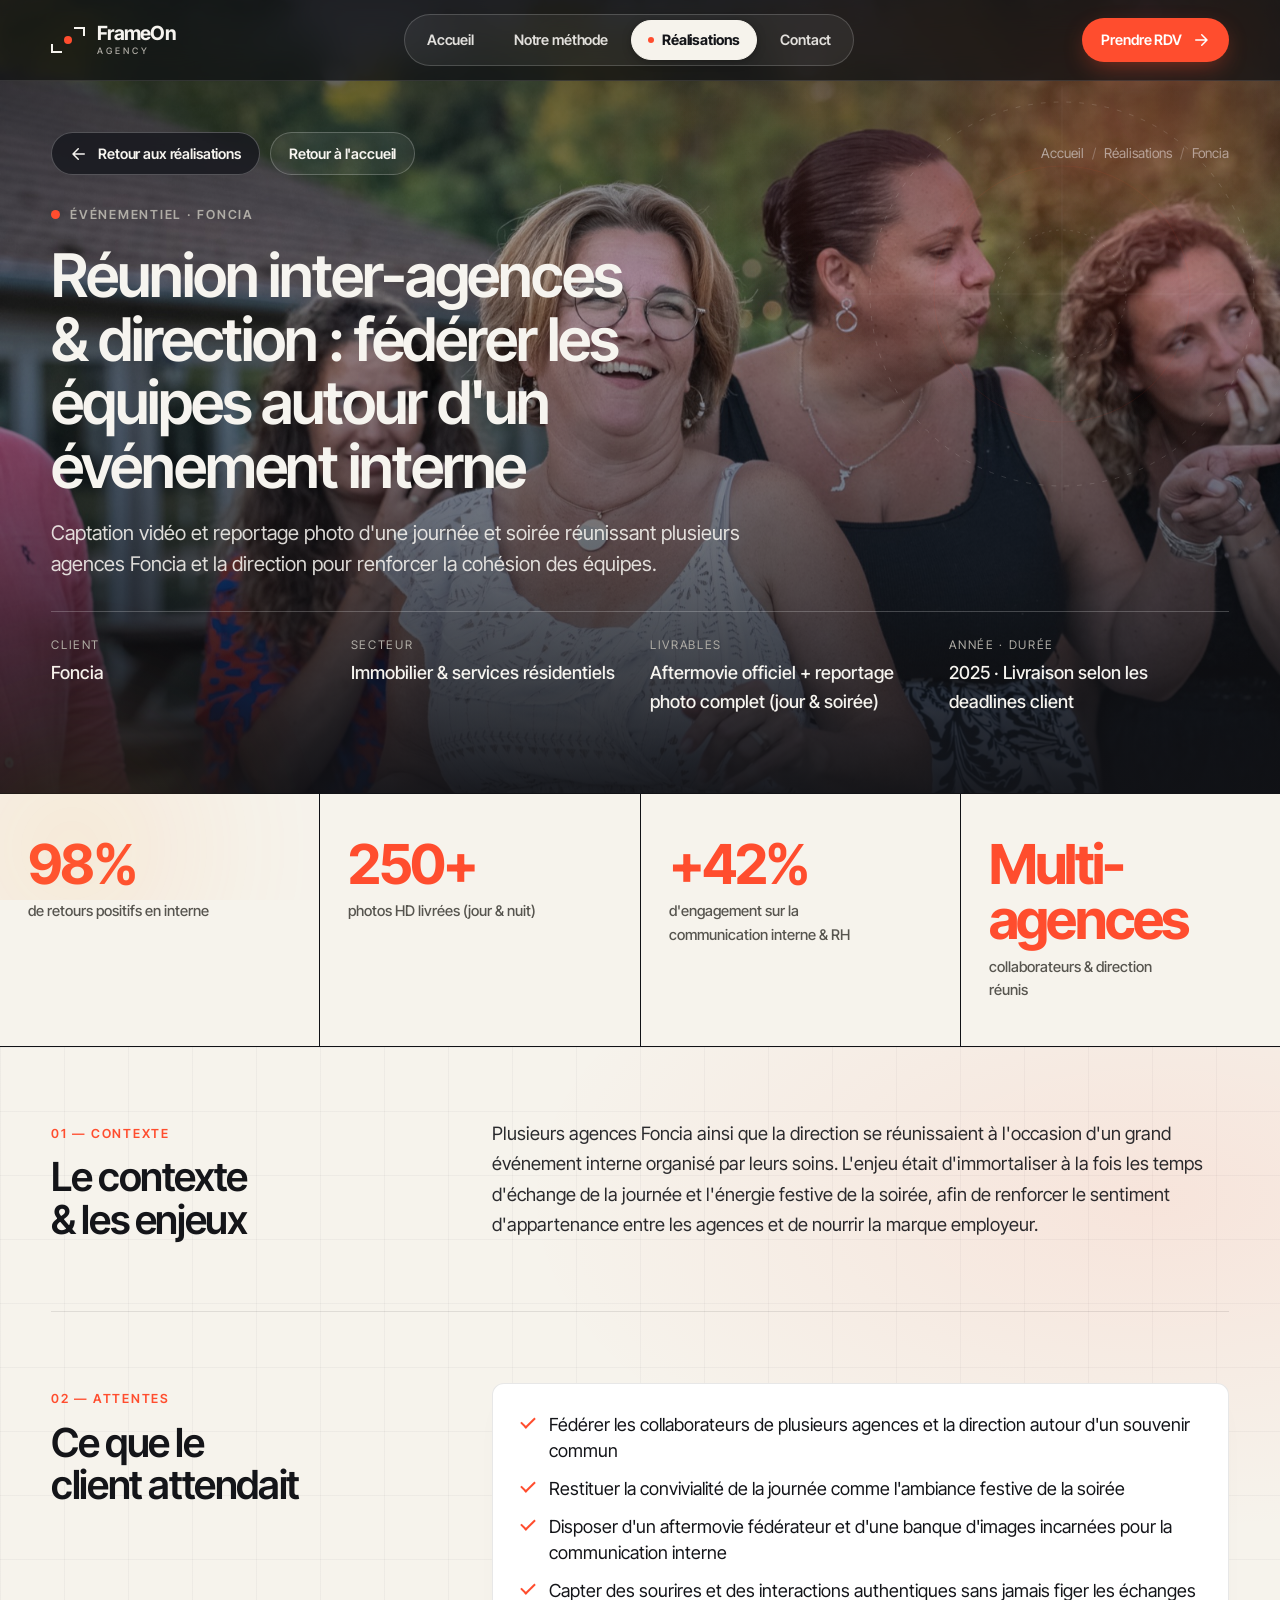
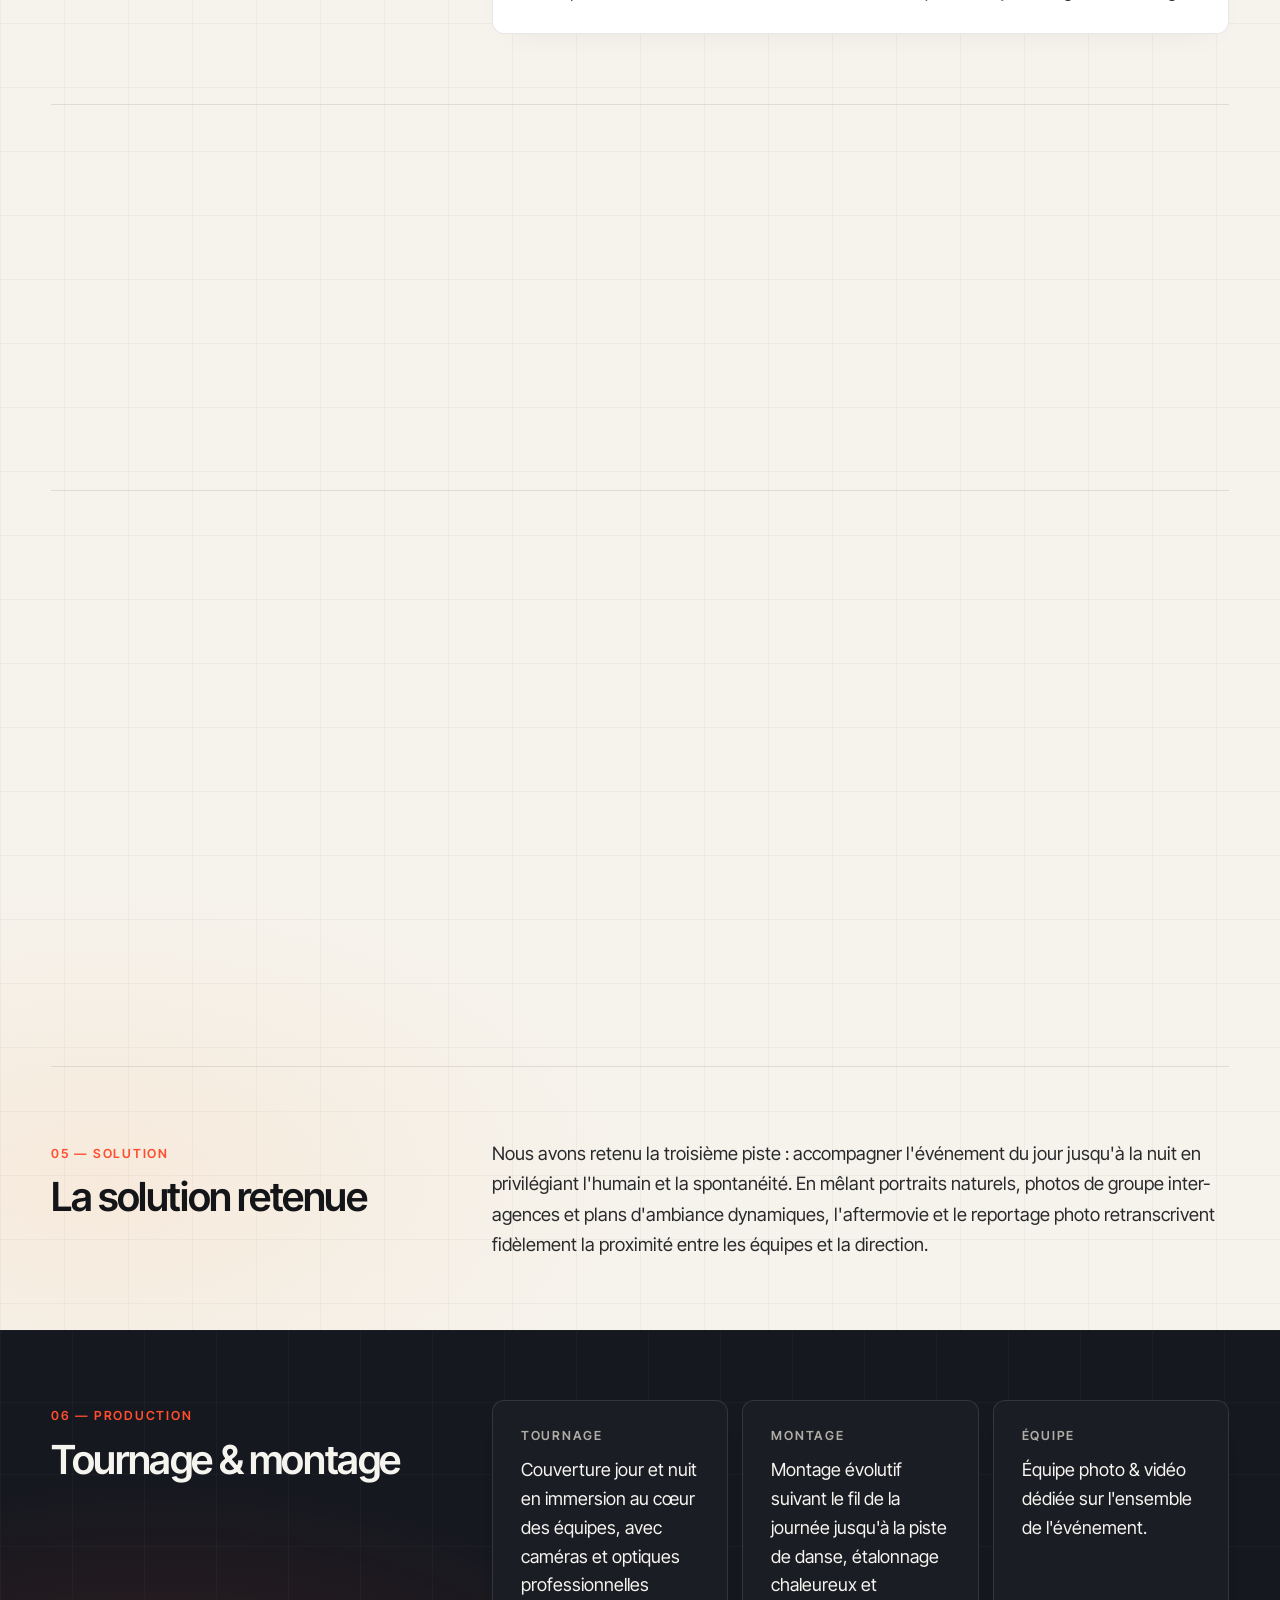
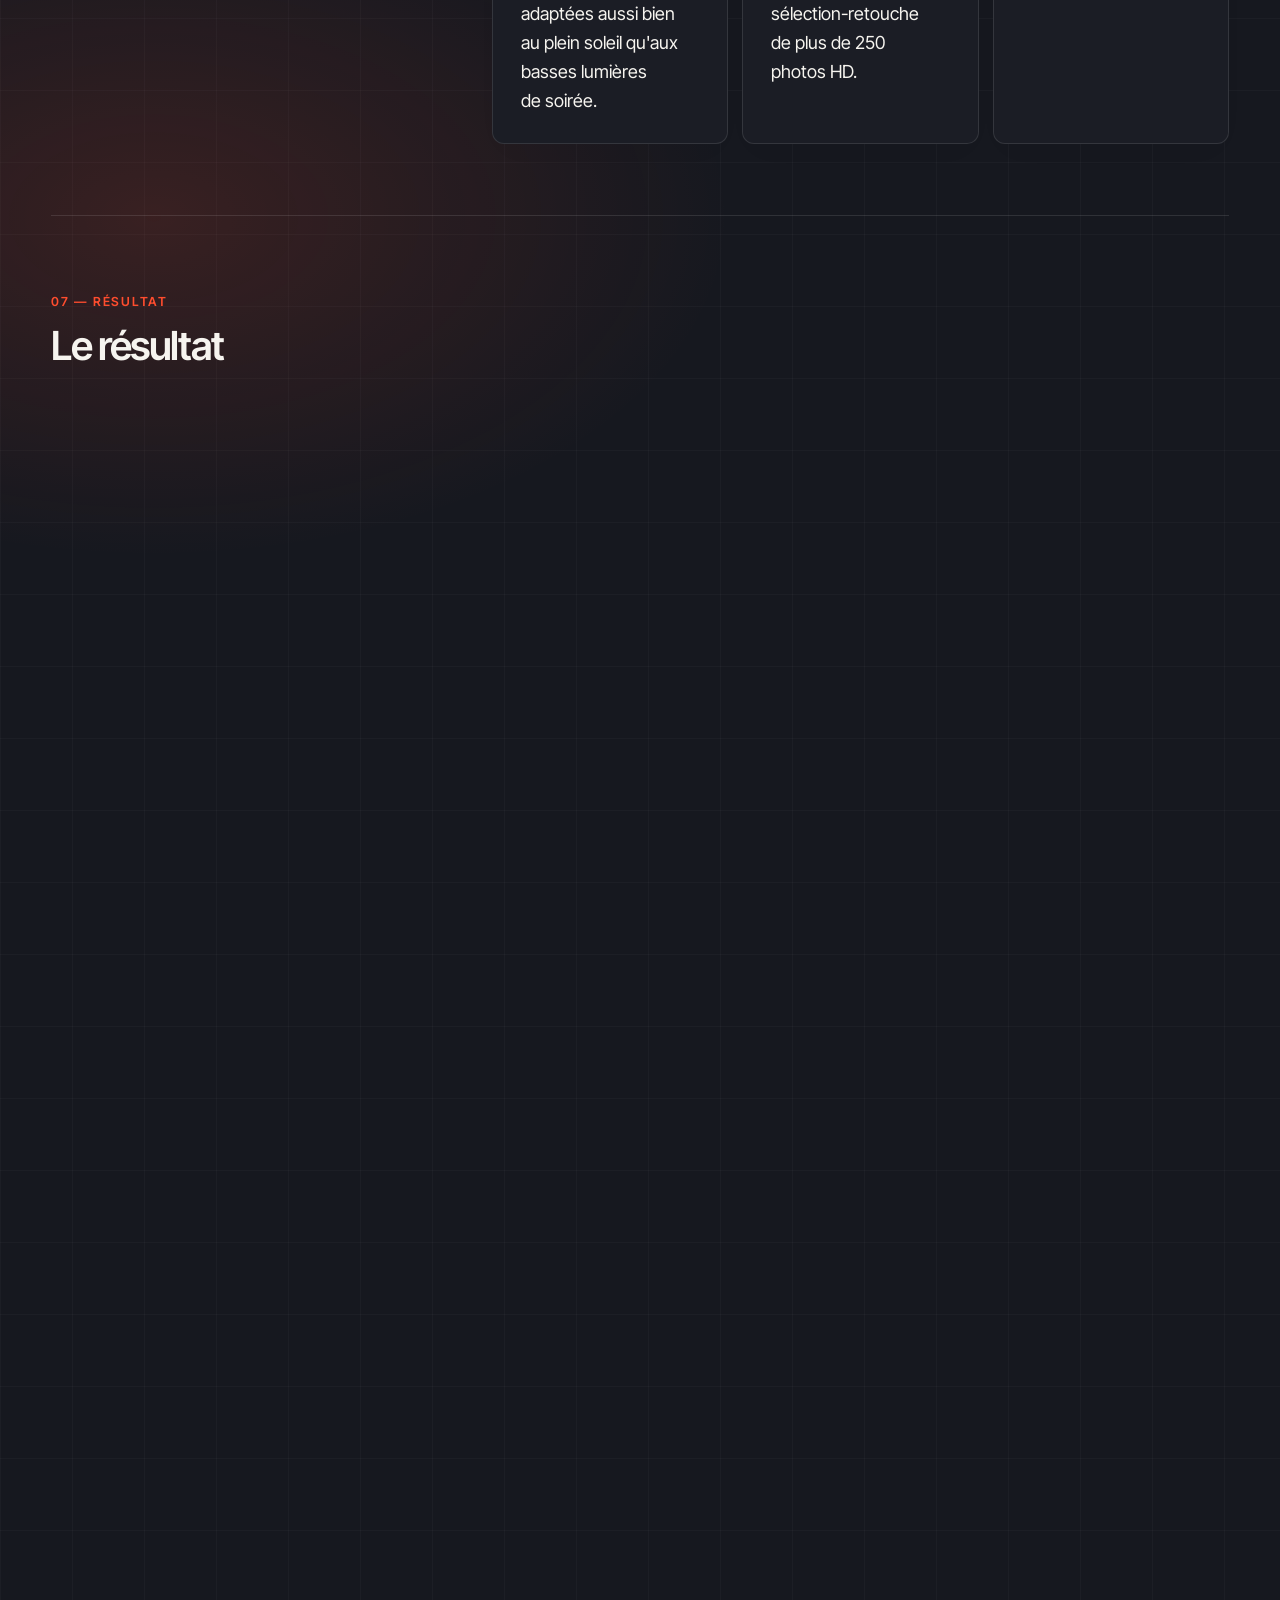
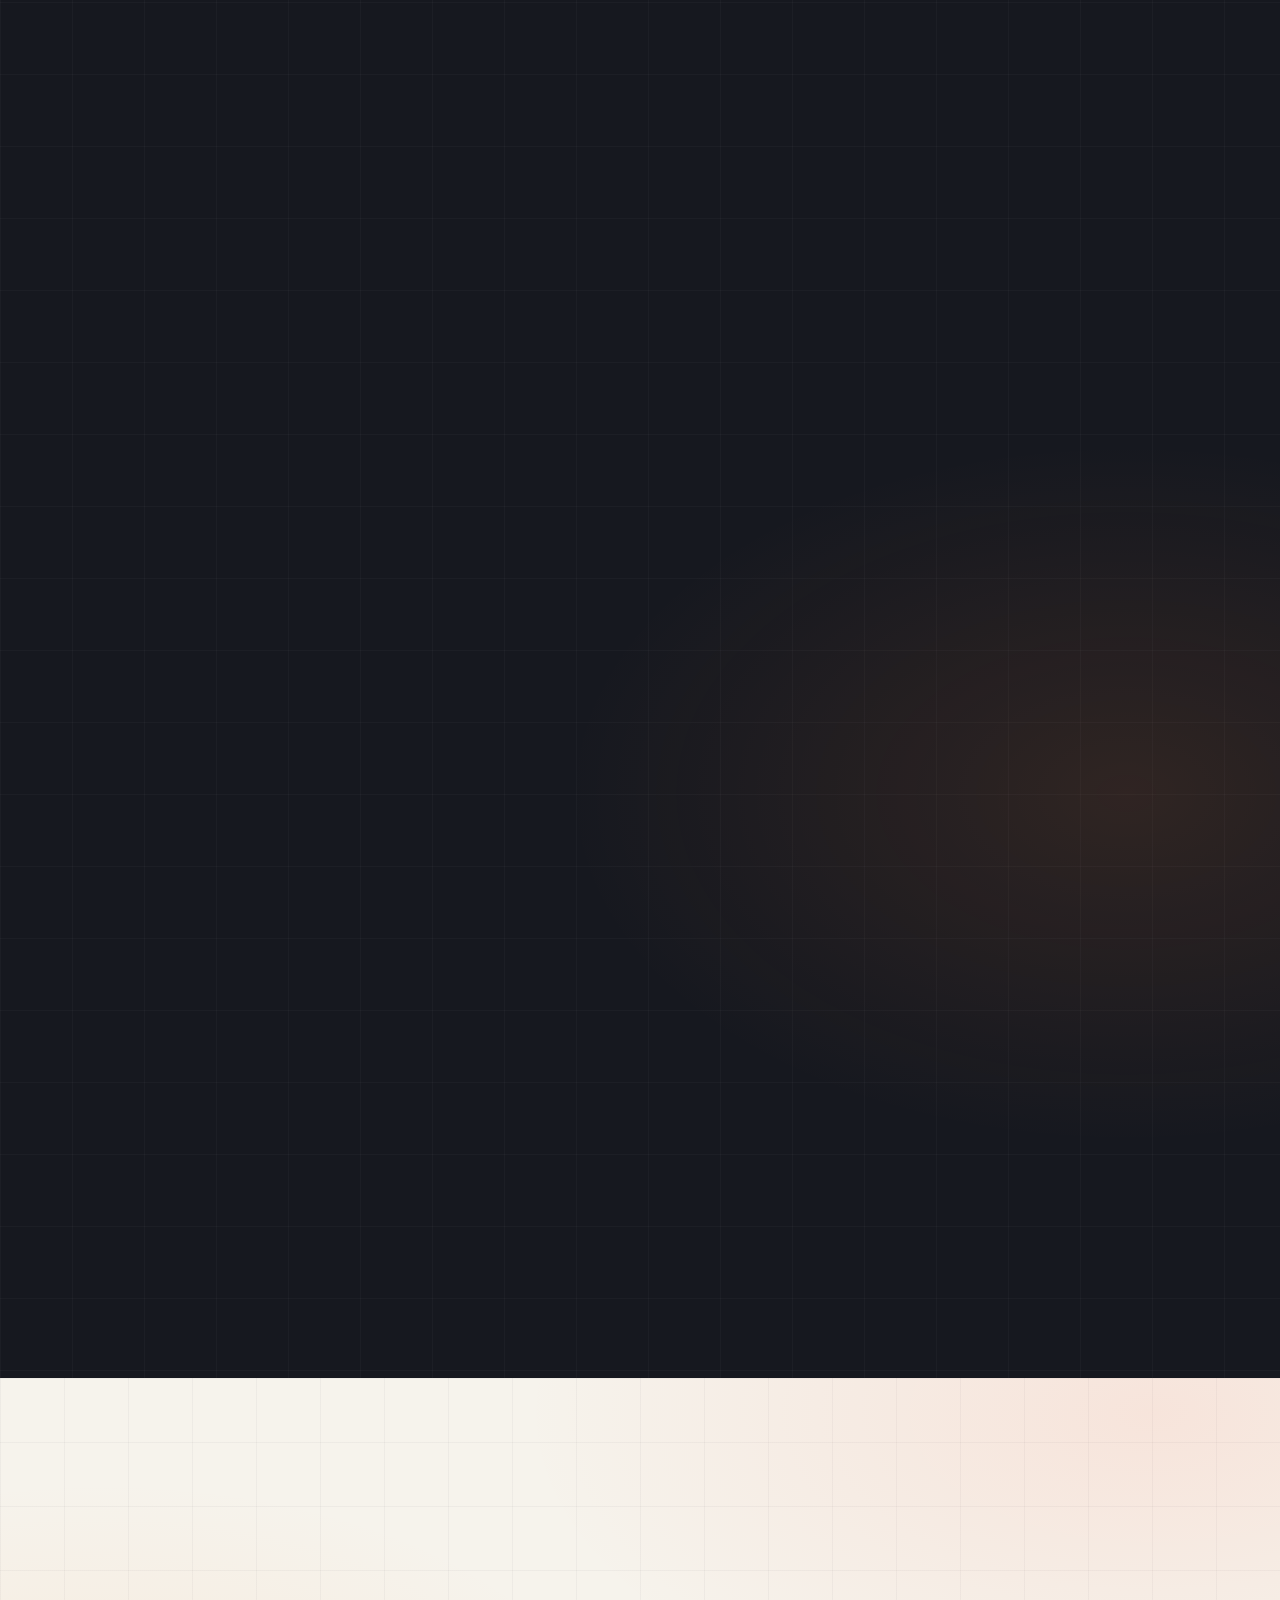
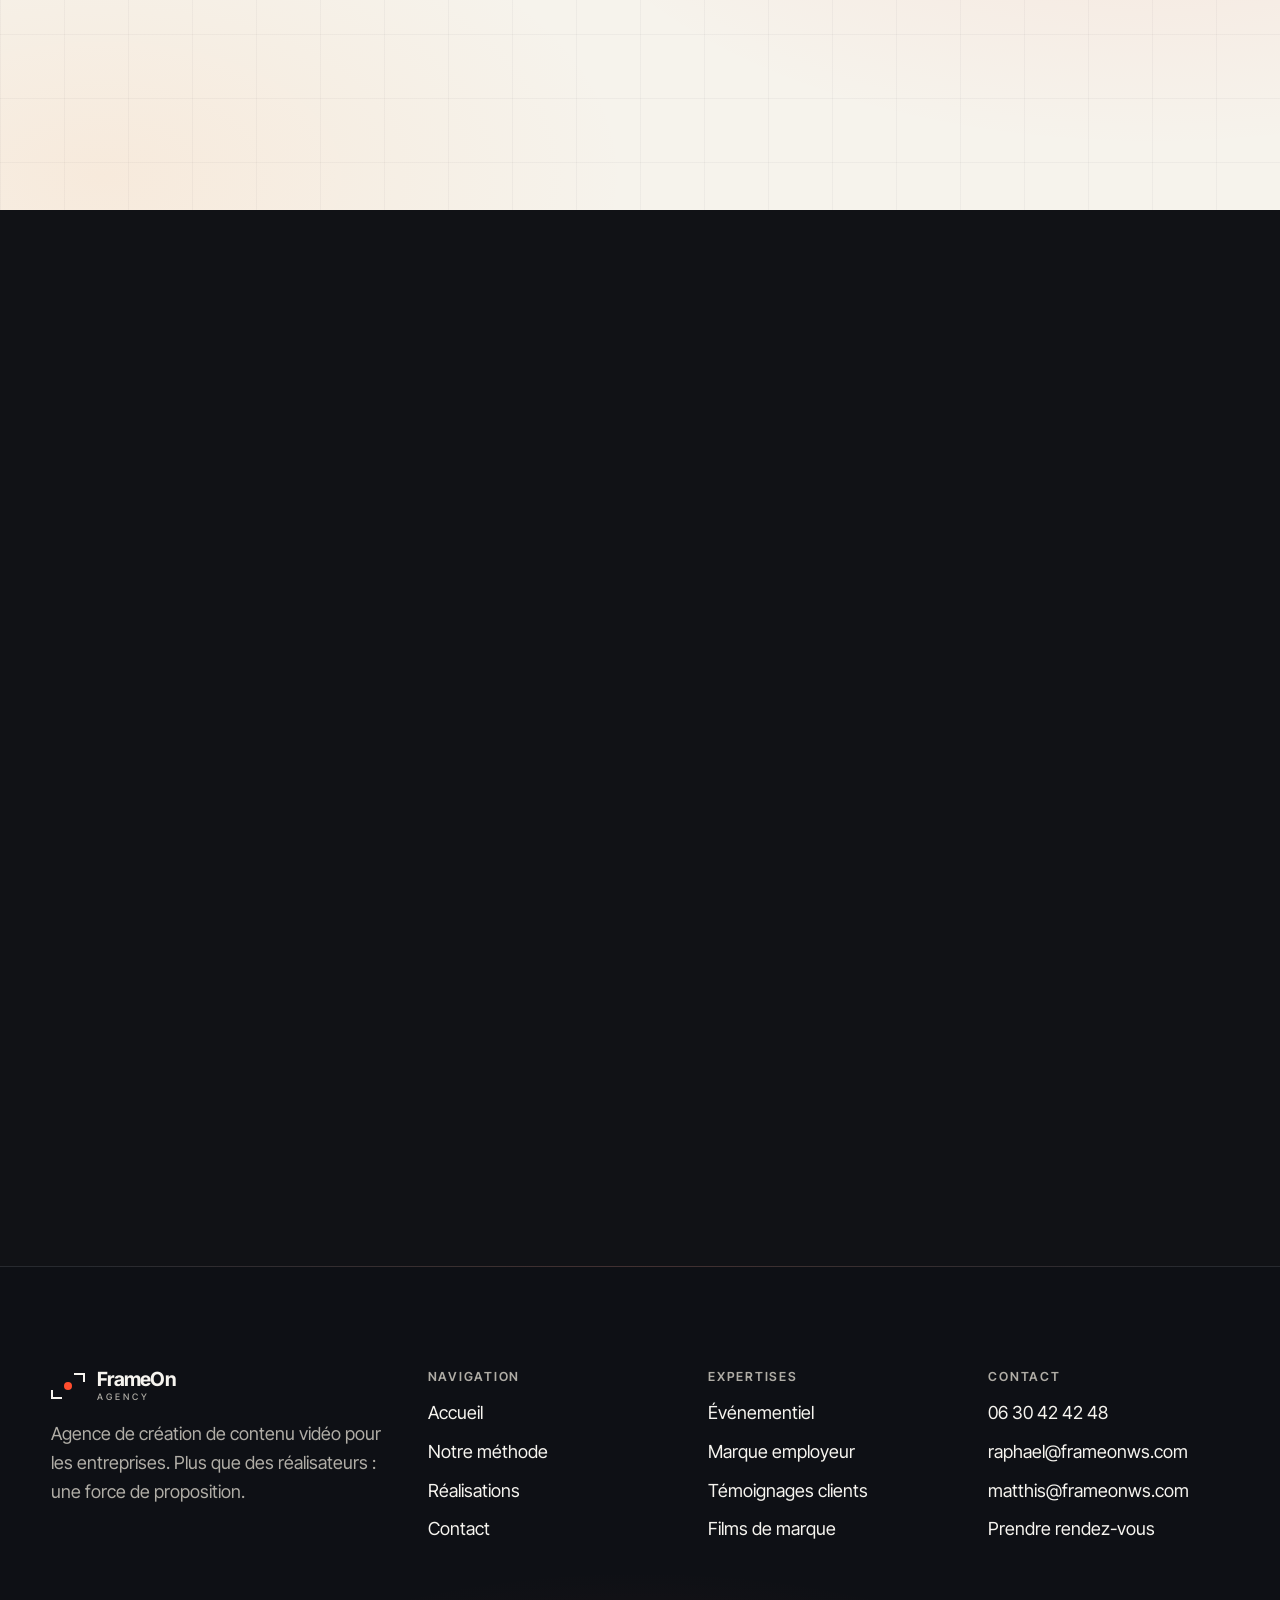
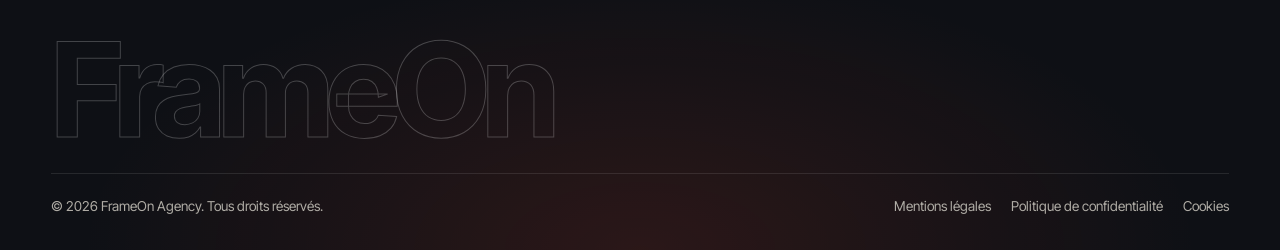
<file: projet-evenement-interne-agences-foncia.html>
<!DOCTYPE html>
<html lang="fr">
<head>
  <meta charset="utf-8">
  <meta name="viewport" content="width=device-width, initial-scale=1">
  <title>Foncia : Réunion inter-agences &amp; direction : fédérer les équipes autour d&#x27;un événement interne (Événementiel) | FrameOn Agency</title>
  <meta name="description" content="Cas client Foncia (Immobilier &amp; services résidentiels) : Captation vidéo et reportage photo d&#x27;une journée et soirée réunissant plusieurs agences Foncia et la direction pour renforcer la cohésion des équipes. Résultats : 98% de retours positifs en interne, 250+ photos HD livrées (jour &amp; nuit).">
  <meta name="robots" content="index, follow, max-image-preview:large, max-snippet:-1, max-video-preview:-1">
  <meta name="author" content="FrameOn Agency">
  <meta name="theme-color" content="#0b0b0c">
  <link rel="canonical" href="https://www.frameon-agency.com/projet-evenement-interne-agences-foncia.html">
  <link rel="alternate" hreflang="fr-FR" href="https://www.frameon-agency.com/projet-evenement-interne-agences-foncia.html">
  <link rel="alternate" hreflang="x-default" href="https://www.frameon-agency.com/projet-evenement-interne-agences-foncia.html">
  <meta property="og:type" content="article">
  <meta property="og:site_name" content="FrameOn Agency">
  <meta property="og:title" content="Foncia : Réunion inter-agences &amp; direction : fédérer les équipes autour d&#x27;un événement interne (Événementiel) | FrameOn Agency">
  <meta property="og:description" content="Cas client Foncia (Immobilier &amp; services résidentiels) : Captation vidéo et reportage photo d&#x27;une journée et soirée réunissant plusieurs agences Foncia et la direction pour renforcer la cohésion des équipes. Résultats : 98% de retours positifs en interne, 250+ photos HD livrées (jour &amp; nuit).">
  <meta property="og:url" content="https://www.frameon-agency.com/projet-evenement-interne-agences-foncia.html">
  <meta property="og:image" content="https://www.frameon-agency.com/assets/img/foncia-5.jpg">
  <meta property="og:image:width" content="1800">
  <meta property="og:image:height" content="1004">
  <meta property="og:image:alt" content="Foncia — Réunion inter-agences &amp; direction : fédérer les équipes autour d&#x27;un événement interne">
  <meta property="og:locale" content="fr_FR">
  <meta name="twitter:card" content="summary_large_image">
  <meta name="twitter:title" content="Foncia : Réunion inter-agences &amp; direction : fédérer les équipes autour d&#x27;un événement interne (Événementiel) | FrameOn Agency">
  <meta name="twitter:description" content="Cas client Foncia (Immobilier &amp; services résidentiels) : Captation vidéo et reportage photo d&#x27;une journée et soirée réunissant plusieurs agences Foncia et la direction pour renforcer la cohésion des équipes. Résultats : 98% de retours positifs en interne, 250+ photos HD livrées (jour &amp; nuit).">
  <meta name="twitter:image" content="https://www.frameon-agency.com/assets/img/foncia-5.jpg">
  <meta name="twitter:image:alt" content="Foncia — Réunion inter-agences &amp; direction : fédérer les équipes autour d&#x27;un événement interne">
  <link rel="icon" href="favicon.svg" type="image/svg+xml">
  <link rel="manifest" href="site.webmanifest">
  <link rel="preconnect" href="https://fonts.googleapis.com">
  <link rel="preconnect" href="https://fonts.gstatic.com" crossorigin>
  <link rel="stylesheet" href="https://fonts.googleapis.com/css2?family=Instrument+Serif:ital@0;1&family=Inter+Tight:wght@400;500;600;700&display=swap">
  <link rel="stylesheet" href="assets/css/style.css?v=668f3b50">
  <link rel="preload" as="image" href="assets/img/foncia-5.jpg" fetchpriority="high">
  <script type="application/ld+json">
{
  "@context": "https://schema.org",
  "@graph": [
    {
      "@type": "BreadcrumbList",
      "itemListElement": [
        {
          "@type": "ListItem",
          "position": 1,
          "name": "Accueil",
          "item": "https://www.frameon-agency.com/"
        },
        {
          "@type": "ListItem",
          "position": 2,
          "name": "Réalisations",
          "item": "https://www.frameon-agency.com/realisations.html"
        },
        {
          "@type": "ListItem",
          "position": 3,
          "name": "Foncia — Réunion inter-agences & direction : fédérer les équipes autour d'un événement interne",
          "item": "https://www.frameon-agency.com/projet-evenement-interne-agences-foncia.html"
        }
      ]
    },
    {
      "@type": "Article",
      "headline": "Foncia — Réunion inter-agences & direction : fédérer les équipes autour d'un événement interne",
      "description": "Captation vidéo et reportage photo d'une journée et soirée réunissant plusieurs agences Foncia et la direction pour renforcer la cohésion des équipes.",
      "image": [
        "https://www.frameon-agency.com/assets/img/foncia-5.jpg",
        "https://www.frameon-agency.com/assets/img/foncia-5.jpg",
        "https://www.frameon-agency.com/assets/img/foncia-8.jpg",
        "https://www.frameon-agency.com/assets/img/foncia-7.jpg",
        "https://www.frameon-agency.com/assets/img/foncia-1.jpg",
        "https://www.frameon-agency.com/assets/img/foncia-2.jpg",
        "https://www.frameon-agency.com/assets/img/foncia-3.jpg",
        "https://www.frameon-agency.com/assets/img/foncia-4.jpg",
        "https://www.frameon-agency.com/assets/img/foncia-6.jpg",
        "https://www.frameon-agency.com/assets/img/foncia-11.jpg",
        "https://www.frameon-agency.com/assets/img/foncia-12.jpg"
      ],
      "datePublished": "2025-01-15",
      "author": {
        "@type": "Organization",
        "name": "FrameOn Agency",
        "url": "https://www.frameon-agency.com/"
      },
      "publisher": {
        "@type": "Organization",
        "name": "FrameOn Agency",
        "logo": {
          "@type": "ImageObject",
          "url": "https://www.frameon-agency.com/favicon.svg"
        }
      },
      "mainEntityOfPage": "https://www.frameon-agency.com/projet-evenement-interne-agences-foncia.html",
      "about": [
        "Événementiel",
        "Immobilier & services résidentiels",
        "Foncia"
      ]
    },
    {
      "@type": "VideoObject",
      "name": "Foncia — Réunion inter-agences & direction : fédérer les équipes autour d'un événement interne",
      "description": "Captation vidéo et reportage photo d'une journée et soirée réunissant plusieurs agences Foncia et la direction pour renforcer la cohésion des équipes.",
      "thumbnailUrl": [
        "https://www.frameon-agency.com/assets/img/foncia-5.jpg"
      ],
      "contentUrl": "https://pub-6c9e8bcb056c47b68cb0cc7cf6d4802c.r2.dev/foncia.mp4",
      "uploadDate": "2025-01-15T09:00:00+01:00"
    },
    {
      "@type": "Review",
      "itemReviewed": {
        "@type": "Organization",
        "name": "FrameOn Agency"
      },
      "author": {
        "@type": "Person",
        "name": "Équipe organisatrice",
        "jobTitle": "Événement inter-agences · Foncia"
      },
      "reviewBody": "Les vidéos et les photos reflètent exactement l'état d'esprit de cette journée : de la proximité, de la bonne humeur et une vraie cohésion entre nos agences et la direction.",
      "reviewRating": {
        "@type": "Rating",
        "ratingValue": "5",
        "bestRating": "5"
      }
    }
  ]
}
  </script>
</head>
<body>
  <div id="scroll-progress"></div>
  <a class="skip-link visually-hidden" href="#contenu">Aller au contenu</a>
  <header class="site-header">
    <div class="container header-inner">
      <a class="logo" href="index.html" aria-label="FrameOn Agency — Accueil">
        <span class="logo-mark" aria-hidden="true"><span class="rec-dot"></span></span>
        <span>FrameOn<small>AGENCY</small></span>
      </a>
      <nav class="main-nav" aria-label="Navigation principale">
        <ul>
            <li><a href="index.html">Accueil</a></li>
            <li><a href="methode.html">Notre méthode</a></li>
            <li><a href="realisations.html" aria-current="page">Réalisations</a></li>
            <li><a href="contact.html">Contact</a></li>
        </ul>
      </nav>
      <div class="header-cta">
        <a class="btn btn--small" href="contact.html#rendez-vous">Prendre RDV <svg viewBox="0 0 24 24" fill="none" stroke="currentColor" stroke-width="2" stroke-linecap="round" stroke-linejoin="round" aria-hidden="true"><path d="M5 12h14M13 5l7 7-7 7"/></svg></a>
        <button class="menu-toggle" type="button" popovertarget="mobile-menu" aria-label="Ouvrir le menu">
          <span></span><span></span>
        </button>
      </div>
    </div>
  </header>

  <div id="mobile-menu" class="mobile-menu" popover>
    <div class="mobile-menu-inner">
      <div class="mobile-menu-top">
        <a class="logo" href="index.html" aria-label="FrameOn Agency — Accueil">
          <span class="logo-mark" aria-hidden="true"><span class="rec-dot"></span></span>
        <span>FrameOn<small>AGENCY</small></span>
        </a>
        <button class="close-btn" type="button" popovertarget="mobile-menu" popovertargetaction="hide" aria-label="Fermer le menu">×</button>
      </div>
      <nav aria-label="Navigation mobile">
        <ul>
            <li><a href="index.html">Accueil</a></li>
            <li><a href="methode.html">Notre méthode</a></li>
            <li><a href="realisations.html" aria-current="page">Réalisations</a></li>
            <li><a href="contact.html">Contact</a></li>
        </ul>
      </nav>
      <div class="mobile-menu-foot">
        <a class="btn" href="contact.html#rendez-vous">Prendre rendez-vous <svg viewBox="0 0 24 24" fill="none" stroke="currentColor" stroke-width="2" stroke-linecap="round" stroke-linejoin="round" aria-hidden="true"><path d="M5 12h14M13 5l7 7-7 7"/></svg></a>
        <a href="tel:+33630424248">06 30 42 42 48</a>
        <a href="mailto:raphael@frameonws.com">raphael@frameonws.com</a>
        <a href="mailto:matthis@frameonws.com">matthis@frameonws.com</a>
      </div>
    </div>
  </div>

  <main id="contenu" data-project-page data-rendered-slug="evenement-interne-agences-foncia">
    <section class="project-hero">
      <img class="project-hero-img" src="assets/img/foncia-5.jpg" alt="Foncia — Réunion inter-agences &amp; direction : fédérer les équipes autour d&#x27;un événement interne" width="1800" height="1004" fetchpriority="high">
      <div class="container">
        <div class="project-back-bar">
          <div class="project-back-actions">
            <a class="btn btn--back btn--small" href="realisations.html"><svg viewBox="0 0 24 24" fill="none" stroke="currentColor" stroke-width="2" stroke-linecap="round" stroke-linejoin="round" aria-hidden="true"><path d="M19 12H5M11 19l-7-7 7-7"/></svg> Retour aux réalisations</a>
            <a class="btn btn--ghost btn--small" href="index.html">Retour à l'accueil</a>
          </div>
          <ol class="breadcrumb" aria-label="Fil d'Ariane">
            <li><a href="index.html">Accueil</a></li>
            <li><a href="realisations.html">Réalisations</a></li>
            <li aria-current="page">Foncia</li>
          </ol>
        </div>
        <p class="eyebrow"><span class="rec-dot"></span>Événementiel · Foncia</p>
        <h1>Réunion inter-agences &amp; direction : fédérer les équipes autour d&#x27;un événement interne</h1>
        <p class="lead">Captation vidéo et reportage photo d&#x27;une journée et soirée réunissant plusieurs agences Foncia et la direction pour renforcer la cohésion des équipes.</p>
        <dl class="project-facts">
          <div><dt>Client</dt><dd>Foncia</dd></div>
          <div><dt>Secteur</dt><dd>Immobilier &amp; services résidentiels</dd></div>
          <div><dt>Livrables</dt><dd>Aftermovie officiel + reportage photo complet (jour &amp; soirée)</dd></div>
          <div><dt>Année · Durée</dt><dd>2025 · Livraison selon les deadlines client</dd></div>
        </dl>
      </div>
    </section>

    <section aria-labelledby="kpi-title">
      <h2 id="kpi-title" class="visually-hidden">Résultats obtenus</h2>
      <ul class="kpis" style="--kpi-count:4">
        <li class="reveal"><strong data-count>98%</strong><span>de retours positifs en interne</span></li><li class="reveal"><strong data-count>250+</strong><span>photos HD livrées (jour &amp; nuit)</span></li><li class="reveal"><strong data-count>+42%</strong><span>d&#x27;engagement sur la communication interne &amp; RH</span></li><li class="reveal"><strong data-count>Multi-agences</strong><span>collaborateurs &amp; direction réunis</span></li>
      </ul>
    </section>

    <div class="section--light">
      <div class="container">
        <section class="case-section">
          <div class="case-section-head reveal">
            <p class="eyebrow">01 — Contexte</p>
            <h2>Le contexte &amp; les enjeux</h2>
          </div>
          <div class="case-section-body reveal"><p>Plusieurs agences Foncia ainsi que la direction se réunissaient à l&#x27;occasion d&#x27;un grand événement interne organisé par leurs soins. L&#x27;enjeu était d&#x27;immortaliser à la fois les temps d&#x27;échange de la journée et l&#x27;énergie festive de la soirée, afin de renforcer le sentiment d&#x27;appartenance entre les agences et de nourrir la marque employeur.</p></div>
        </section>

        <section class="case-section">
          <div class="case-section-head reveal">
            <p class="eyebrow">02 — Attentes</p>
            <h2>Ce que le client attendait</h2>
          </div>
          <div class="case-section-body reveal">
            <div class="box"><ul class="check-list"><li>Fédérer les collaborateurs de plusieurs agences et la direction autour d&#x27;un souvenir commun</li><li>Restituer la convivialité de la journée comme l&#x27;ambiance festive de la soirée</li><li>Disposer d&#x27;un aftermovie fédérateur et d&#x27;une banque d&#x27;images incarnées pour la communication interne</li><li>Capter des sourires et des interactions authentiques sans jamais figer les échanges</li></ul></div>
          </div>
        </section>

        <section class="case-section">
          <div class="case-section-head reveal">
            <p class="eyebrow">03 — Contraintes</p>
            <h2>Les contraintes du projet</h2>
          </div>
          <div class="case-section-body reveal"><ul class="constraints"><li>Couverture continue du jour jusqu&#x27;à la nuit avec de forts changements de lumière</li><li>Multiplicité des moments forts (accueil, repas convivial, échanges informels, soirée dansante)</li><li>Savoir rester discret pour laisser les équipes profiter pleinement de leur événement</li><li>Double exigence : assurer simultanément la captation vidéo et un reportage photo complet</li></ul></div>
        </section>

        <section class="case-section">
          <div class="case-section-head reveal">
            <p class="eyebrow">04 — Propositions</p>
            <h2>Les pistes que nous avons proposées</h2>
          </div>
          <div class="case-section-body reveal">
            <ol class="tracks"><li class="track">
                <span class="track-letter" aria-hidden="true">A</span>
                <h3>Un compte-rendu purement institutionnel</h3>
                <p>Un film centré sur les discours et les aspects formels de la rencontre inter-agences.</p>
              </li><li class="track">
                <span class="track-letter" aria-hidden="true">B</span>
                <h3>Un clip uniquement axé sur la soirée</h3>
                <p>Ne couvrir que la fête du soir, au risque de perdre l&#x27;esprit d&#x27;équipe et les échanges de la journée.</p>
              </li><li class="track track--chosen">
                <span class="track-letter" aria-hidden="true">C</span>
                <h3>Un aftermovie solaire &amp; fédérateur du jour à la nuit <span class="chosen-badge">Piste retenue</span></h3>
                <p>Un récit progressif qui démarre sous le soleil avec les retrouvailles inter-agences et les moments de partage, avant de monter en intensité jusqu&#x27;à la soirée.</p>
              </li></ol>
          </div>
        </section>

        <section class="case-section" style="border-bottom:0">
          <div class="case-section-head reveal">
            <p class="eyebrow">05 — Solution</p>
            <h2>La solution retenue</h2>
          </div>
          <div class="case-section-body reveal"><p>Nous avons retenu la troisième piste : accompagner l&#x27;événement du jour jusqu&#x27;à la nuit en privilégiant l&#x27;humain et la spontanéité. En mêlant portraits naturels, photos de groupe inter-agences et plans d&#x27;ambiance dynamiques, l&#x27;aftermovie et le reportage photo retranscrivent fidèlement la proximité entre les équipes et la direction.</p></div>
        </section>
      </div>
    </div>

    <div class="section--alt">
      <div class="bg-decor" aria-hidden="true">
        <div class="orb orb--warm" style="top:-120px;right:-100px"></div>
        <div class="orb orb--amber" style="bottom:-140px;left:-120px"></div>
        <svg viewBox="0 0 800 600" fill="none" style="position:absolute;right:-8%;top:6%;width:640px;height:480px;opacity:.18">
          <circle cx="400" cy="300" r="240" stroke="currentColor" stroke-dasharray="6 10"/>
          <circle cx="400" cy="300" r="160" stroke="#ff4d2e" stroke-opacity=".5"/>
          <circle cx="400" cy="300" r="80" stroke="currentColor" stroke-dasharray="3 6"/>
          <line x1="120" y1="300" x2="680" y2="300" stroke="currentColor" stroke-opacity=".35"/>
          <line x1="400" y1="40" x2="400" y2="560" stroke="currentColor" stroke-opacity=".35"/>
        </svg>
      </div>
      <div class="container">
      <section class="case-section">
        <div class="case-section-head reveal">
          <p class="eyebrow">06 — Production</p>
          <h2>Tournage &amp; montage</h2>
        </div>
        <div class="case-section-body reveal">
          <div class="prod-grid">
            <div class="box"><h3>Tournage</h3><p>Couverture jour et nuit en immersion au cœur des équipes, avec caméras et optiques professionnelles adaptées aussi bien au plein soleil qu&#x27;aux basses lumières de soirée.</p></div>
            <div class="box"><h3>Montage</h3><p>Montage évolutif suivant le fil de la journée jusqu&#x27;à la piste de danse, étalonnage chaleureux et sélection-retouche de plus de 250 photos HD.</p></div>
            <div class="box"><h3>Équipe</h3><p>Équipe photo &amp; vidéo dédiée sur l&#x27;ensemble de l&#x27;événement.</p></div>
          </div>
        </div>
      </section>

        <section class="case-section" style="border-bottom:0">
          <div class="case-section-head reveal">
            <p class="eyebrow">07 — Résultat</p>
            <h2>Le résultat</h2>
          </div>
          <div class="case-section-body reveal">
            <div class="result-video"><video controls loading="lazy" playsinline preload="none" width="1280" height="720" poster="assets/img/foncia-5.jpg"><source src="https://pub-6c9e8bcb056c47b68cb0cc7cf6d4802c.r2.dev/foncia.mp4" type="video/mp4">Votre navigateur ne lit pas cette vidéo.</video></div>
            <div class="gallery"><figure><img src="assets/img/foncia-5.jpg" alt="Photo du projet Foncia — Réunion inter-agences &amp; direction : fédérer les équipes autour d&#x27;un événement interne (1)" width="1800" height="1004" loading="lazy" decoding="async"></figure><figure><img src="assets/img/foncia-8.jpg" alt="Photo du projet Foncia — Réunion inter-agences &amp; direction : fédérer les équipes autour d&#x27;un événement interne (2)" width="1800" height="1004" loading="lazy" decoding="async"></figure><figure><img src="assets/img/foncia-7.jpg" alt="Photo du projet Foncia — Réunion inter-agences &amp; direction : fédérer les équipes autour d&#x27;un événement interne (3)" width="1800" height="1004" loading="lazy" decoding="async"></figure><figure><img src="assets/img/foncia-1.jpg" alt="Photo du projet Foncia — Réunion inter-agences &amp; direction : fédérer les équipes autour d&#x27;un événement interne (4)" width="1800" height="1004" loading="lazy" decoding="async"></figure><figure><img src="assets/img/foncia-2.jpg" alt="Photo du projet Foncia — Réunion inter-agences &amp; direction : fédérer les équipes autour d&#x27;un événement interne (5)" width="1800" height="1004" loading="lazy" decoding="async"></figure><figure><img src="assets/img/foncia-3.jpg" alt="Photo du projet Foncia — Réunion inter-agences &amp; direction : fédérer les équipes autour d&#x27;un événement interne (6)" width="1800" height="1004" loading="lazy" decoding="async"></figure><figure><img src="assets/img/foncia-4.jpg" alt="Photo du projet Foncia — Réunion inter-agences &amp; direction : fédérer les équipes autour d&#x27;un événement interne (7)" width="1800" height="1004" loading="lazy" decoding="async"></figure><figure><img src="assets/img/foncia-6.jpg" alt="Photo du projet Foncia — Réunion inter-agences &amp; direction : fédérer les équipes autour d&#x27;un événement interne (8)" width="1800" height="1004" loading="lazy" decoding="async"></figure><figure><img src="assets/img/foncia-11.jpg" alt="Photo du projet Foncia — Réunion inter-agences &amp; direction : fédérer les équipes autour d&#x27;un événement interne (9)" width="1800" height="1004" loading="lazy" decoding="async"></figure><figure><img src="assets/img/foncia-12.jpg" alt="Photo du projet Foncia — Réunion inter-agences &amp; direction : fédérer les équipes autour d&#x27;un événement interne (10)" width="1800" height="1004" loading="lazy" decoding="async"></figure></div>
          </div>
        </section>
      </div>
    </div>
    <section class="section section--light">
      <div class="container">
        <figure class="big-quote reveal">
          <blockquote><p>Les vidéos et les photos reflètent exactement l&#x27;état d&#x27;esprit de cette journée : de la proximité, de la bonne humeur et une vraie cohésion entre nos agences et la direction.</p></blockquote>
          <figcaption><strong>Équipe organisatrice</strong> — Événement inter-agences · Foncia</figcaption>
        </figure>
      </div>
    </section>

    <section class="section--tight">
      <div class="container">
        <a class="next-project reveal" href="projet-campagne-social-media-sochic-paris.html">
          <img src="assets/img/sochic-cover.jpg" alt="SoChic Paris — Campagne réseaux sociaux : sublimer le luxe de seconde main au cœur de Paris" width="1800" height="1004" loading="lazy">
          <div>
            <p class="eyebrow">Projet suivant · Publicité &amp; réseaux sociaux</p>
            <h2>Campagne réseaux sociaux : sublimer le luxe de seconde main au cœur de Paris</h2>
          </div>
          <span class="btn btn--ghost">Découvrir <svg viewBox="0 0 24 24" fill="none" stroke="currentColor" stroke-width="2" stroke-linecap="round" stroke-linejoin="round" aria-hidden="true"><path d="M5 12h14M13 5l7 7-7 7"/></svg></span>
        </a>
        <div class="project-back-actions mt-m reveal">
          <a class="btn btn--back btn--small" href="realisations.html"><svg viewBox="0 0 24 24" fill="none" stroke="currentColor" stroke-width="2" stroke-linecap="round" stroke-linejoin="round" aria-hidden="true"><path d="M19 12H5M11 19l-7-7 7-7"/></svg> Toutes les réalisations</a>
          <a class="btn btn--ghost btn--small" href="index.html">Retour à l'accueil</a>
        </div>
      </div>
    </section>

    <section class="section" style="padding-top:0">
      <div class="container">
        <div class="cta-band reveal">
          <h2 class="h2">Et si le prochain cas client, <em>c'était le vôtre ?</em></h2>
          <p>Parlez-nous de vos enjeux. Nous revenons vers vous avec des idées concrètes, pas avec un devis générique.</p>
          <div class="btn-row">
            <a class="btn" href="contact.html#rendez-vous">Prendre rendez-vous <svg viewBox="0 0 24 24" fill="none" stroke="currentColor" stroke-width="2" stroke-linecap="round" stroke-linejoin="round" aria-hidden="true"><path d="M5 12h14M13 5l7 7-7 7"/></svg></a>
            <a class="btn btn--ghost" href="tel:+33630424248">06 30 42 42 48</a>
          </div>
        </div>
      </div>
    </section>
  </main>

  <footer class="site-footer">
    <div class="container">
      <div class="footer-top">
        <div class="footer-brand">
          <a class="logo" href="index.html" aria-label="FrameOn Agency — Accueil">
            <span class="logo-mark" aria-hidden="true"><span class="rec-dot"></span></span>
        <span>FrameOn<small>AGENCY</small></span>
          </a>
          <p>Agence de création de contenu vidéo pour les entreprises. Plus que des réalisateurs&nbsp;: une force de proposition.</p>
        </div>
        <div class="footer-col">
          <h2>Navigation</h2>
          <ul>
            <li><a href="index.html">Accueil</a></li>
            <li><a href="methode.html">Notre méthode</a></li>
            <li><a href="realisations.html">Réalisations</a></li>
            <li><a href="contact.html">Contact</a></li>
          </ul>
        </div>
        <div class="footer-col">
          <h2>Expertises</h2>
          <ul>
            <li><a href="index.html#services">Événementiel</a></li>
            <li><a href="index.html#services">Marque employeur</a></li>
            <li><a href="index.html#services">Témoignages clients</a></li>
            <li><a href="index.html#services">Films de marque</a></li>
          </ul>
        </div>
        <div class="footer-col">
          <h2>Contact</h2>
          <ul>
            <li><a href="tel:+33630424248">06 30 42 42 48</a></li>
            <li><a href="mailto:raphael@frameonws.com">raphael@frameonws.com</a></li>
            <li><a href="mailto:matthis@frameonws.com">matthis@frameonws.com</a></li>
            <li><a href="contact.html#rendez-vous">Prendre rendez-vous</a></li>
          </ul>
        </div>
      </div>
      <p class="footer-big" aria-hidden="true">FrameOn</p>
      <div class="footer-bottom">
        <p>© <span data-year>2026</span> FrameOn Agency. Tous droits réservés.</p>
        <ul>
          <li><a href="mentions-legales.html">Mentions légales</a></li>
          <li><a href="confidentialite.html">Politique de confidentialité</a></li>
          <li><a href="mentions-legales.html#cookies">Cookies</a></li>
        </ul>
      </div>
    </div>
  </footer>
  <script src="assets/js/projets-data.js?v=20261126" defer></script>
  <script src="assets/js/main.js?v=668f3b50" defer></script>
  <script src="assets/js/projet.js?v=668f3b50" defer></script>
</body>
</html>
</file>
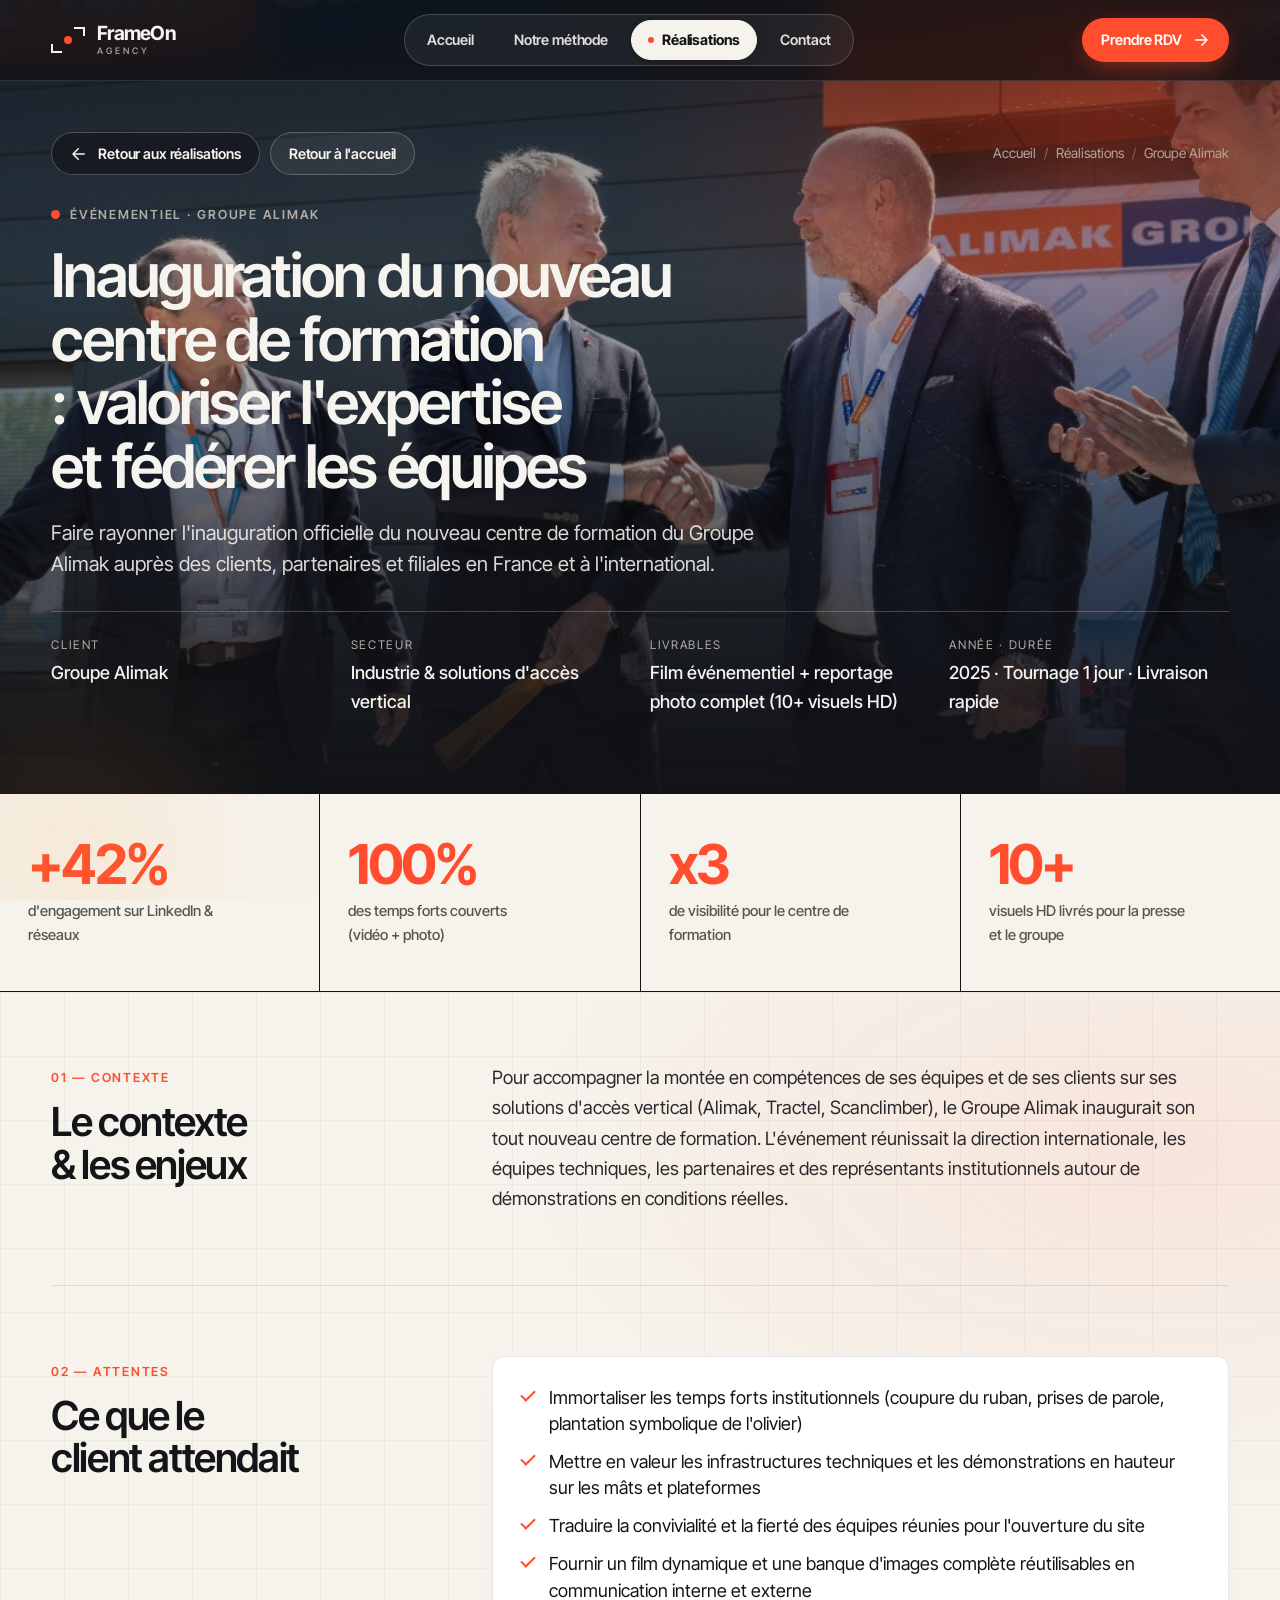
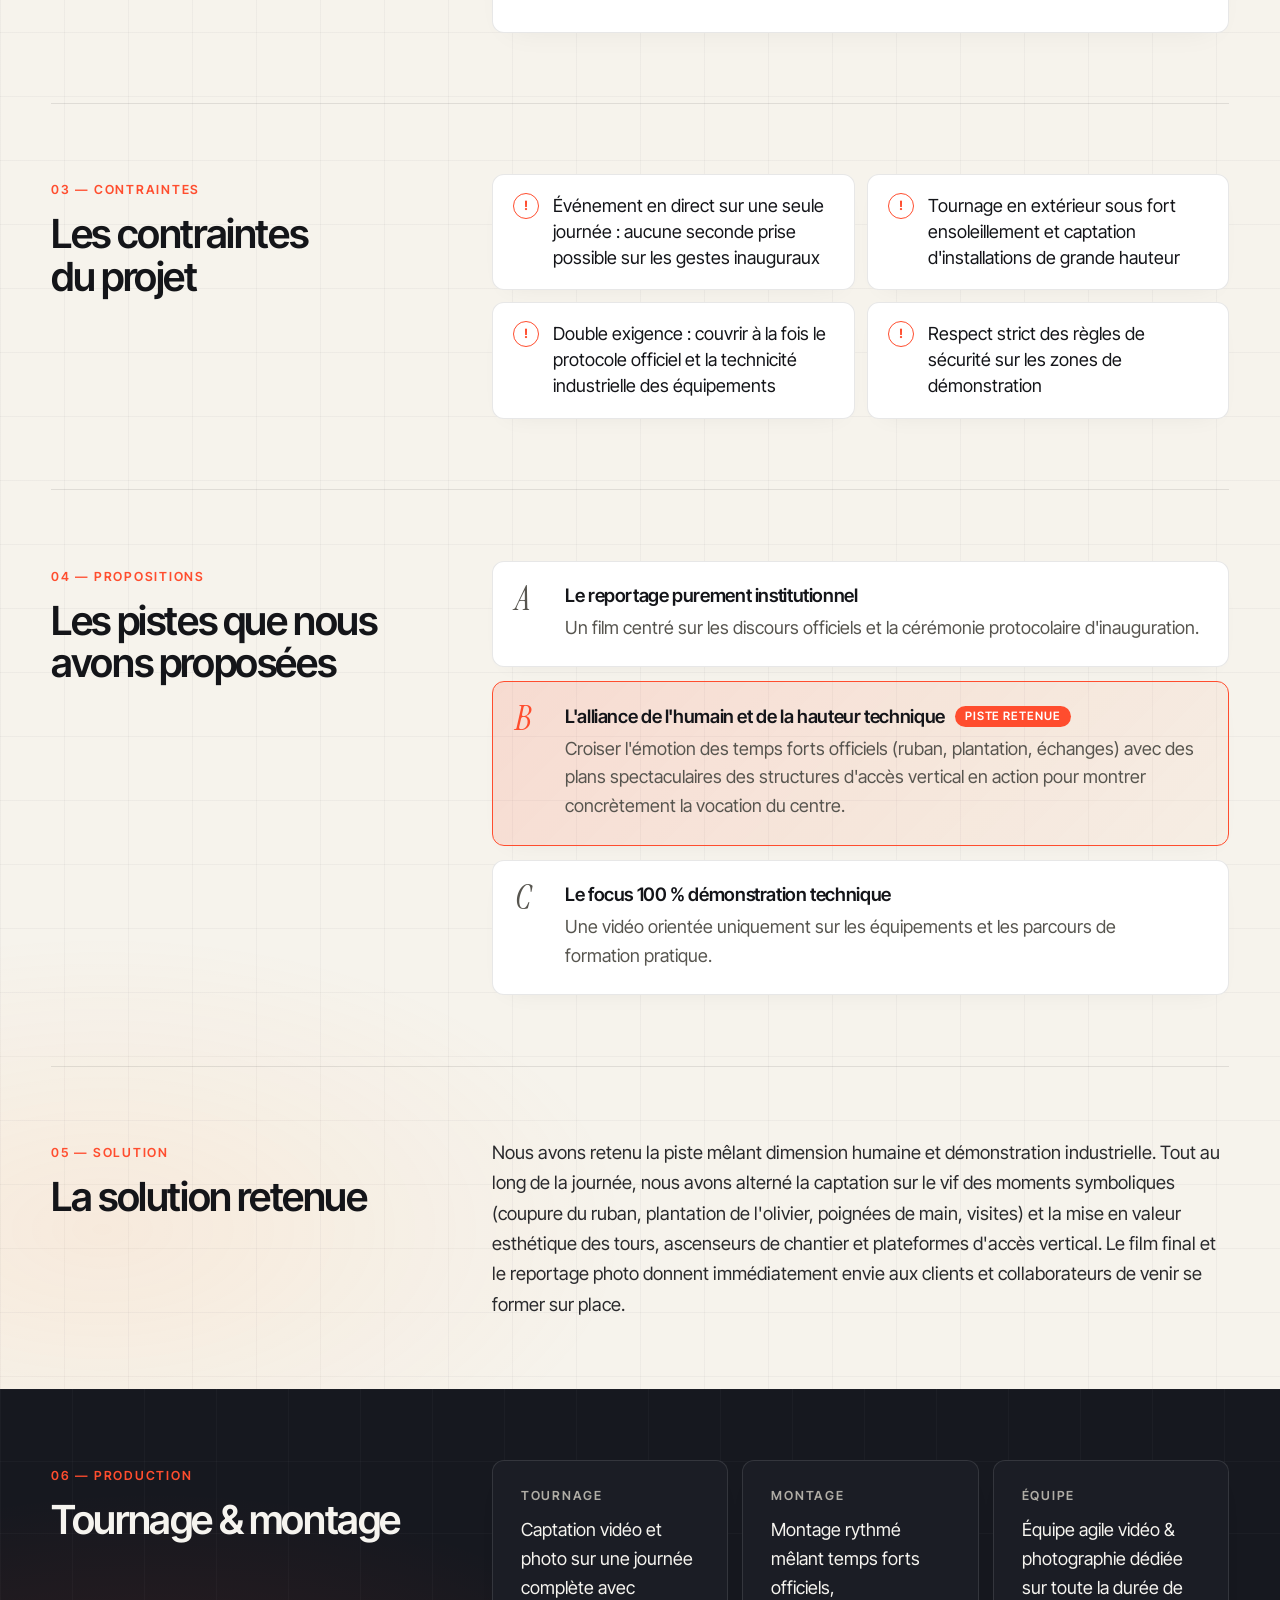
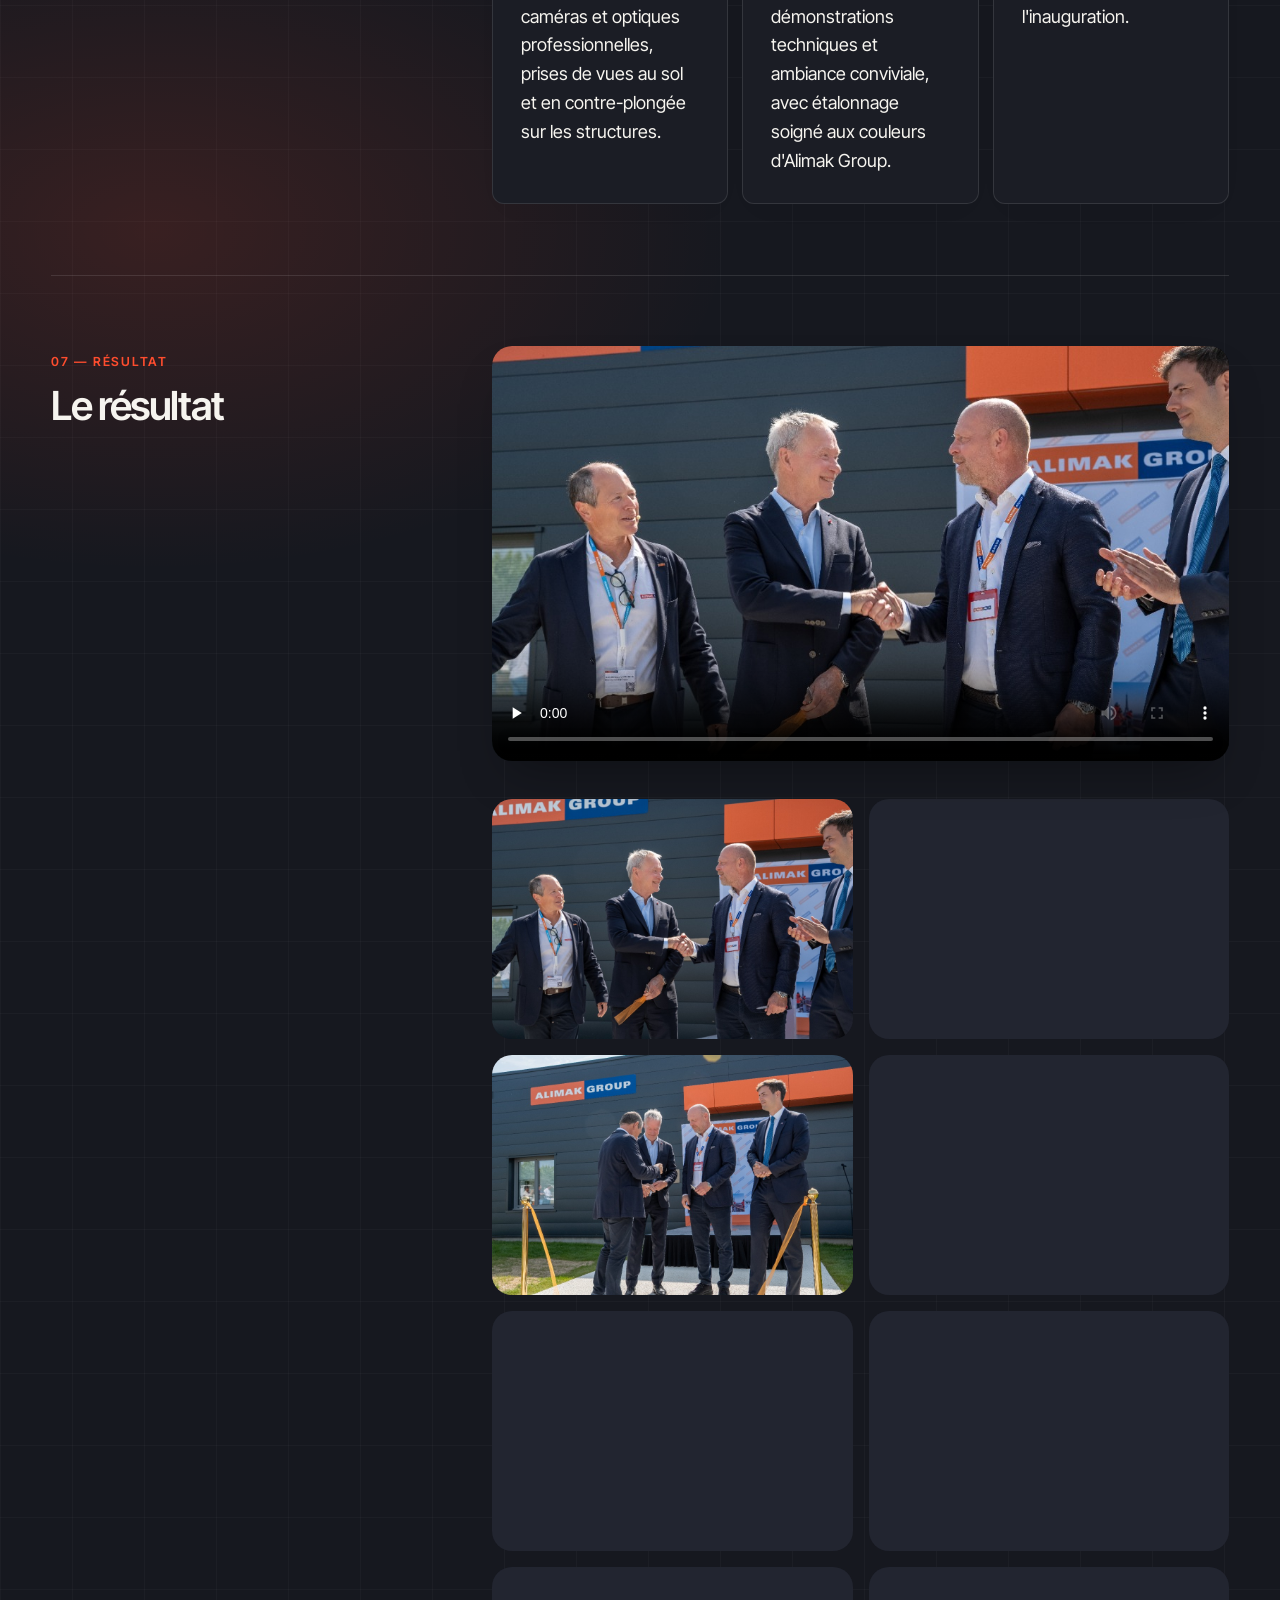
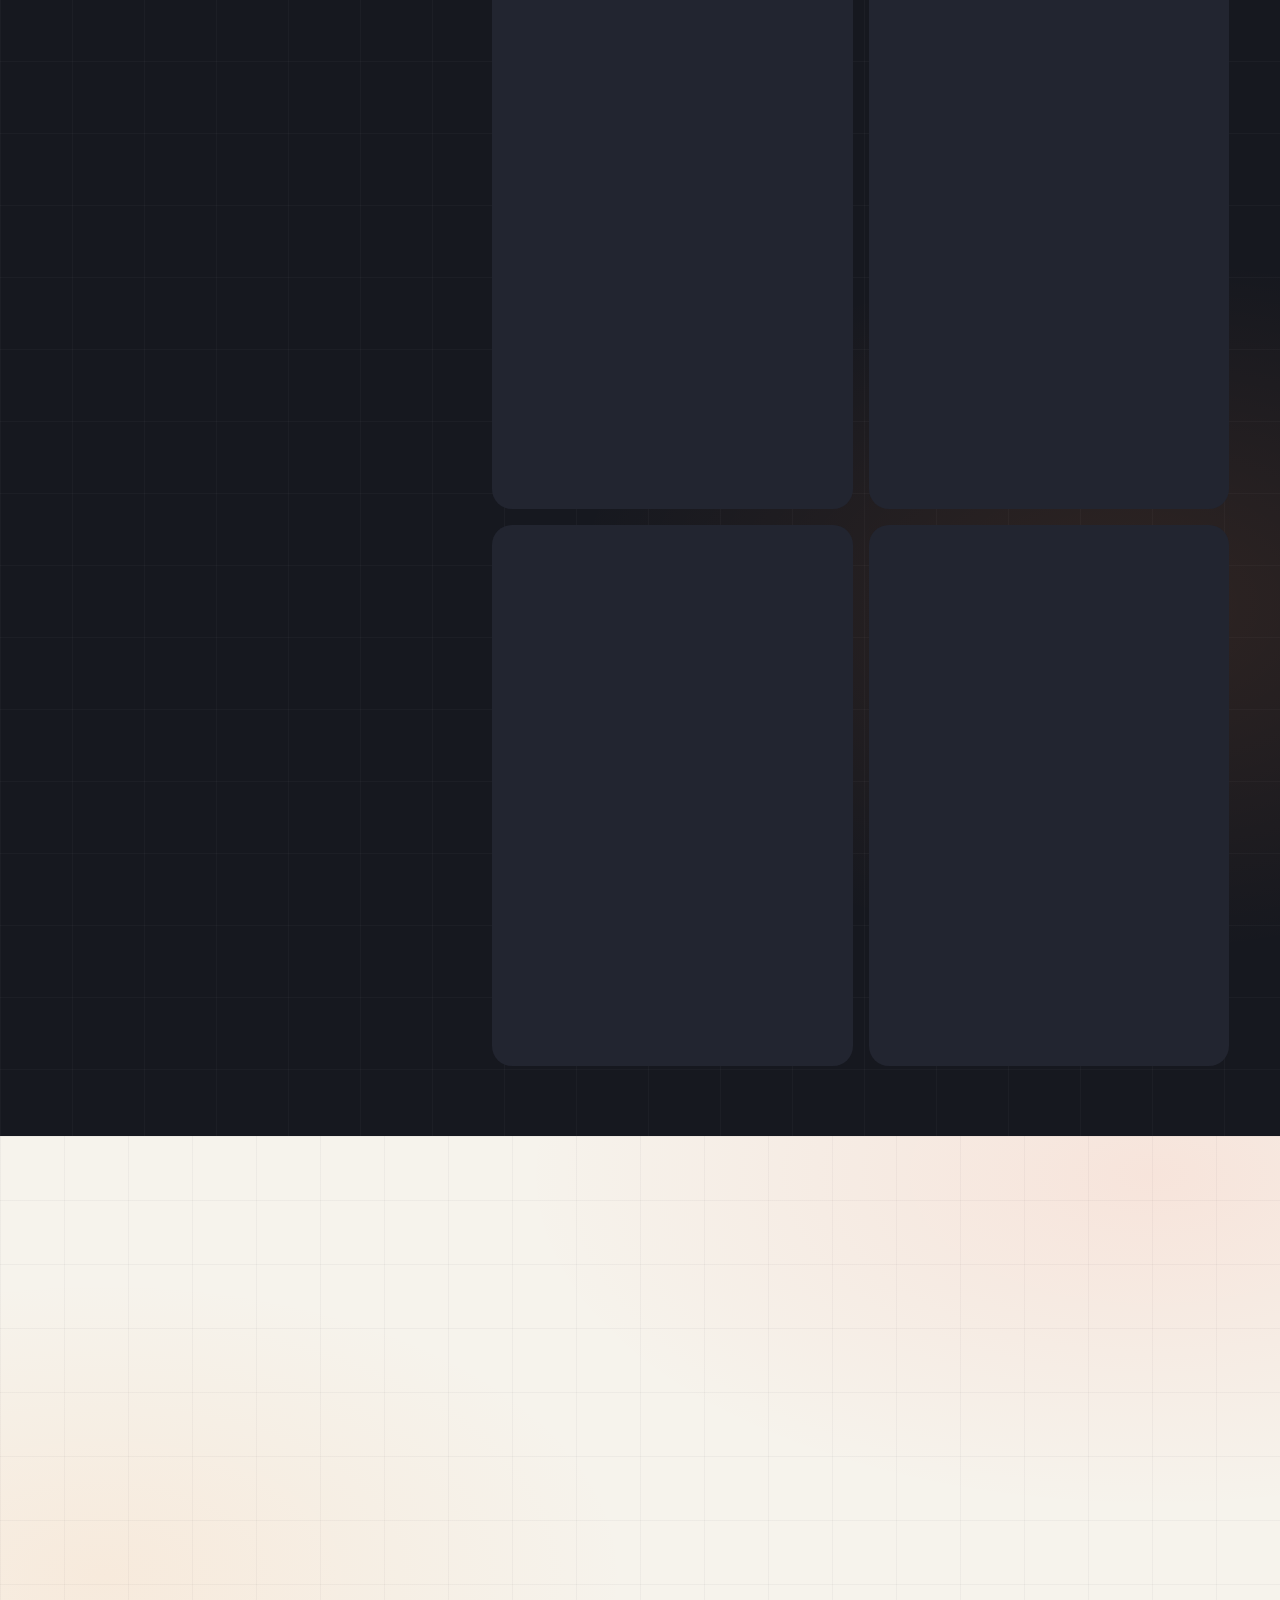
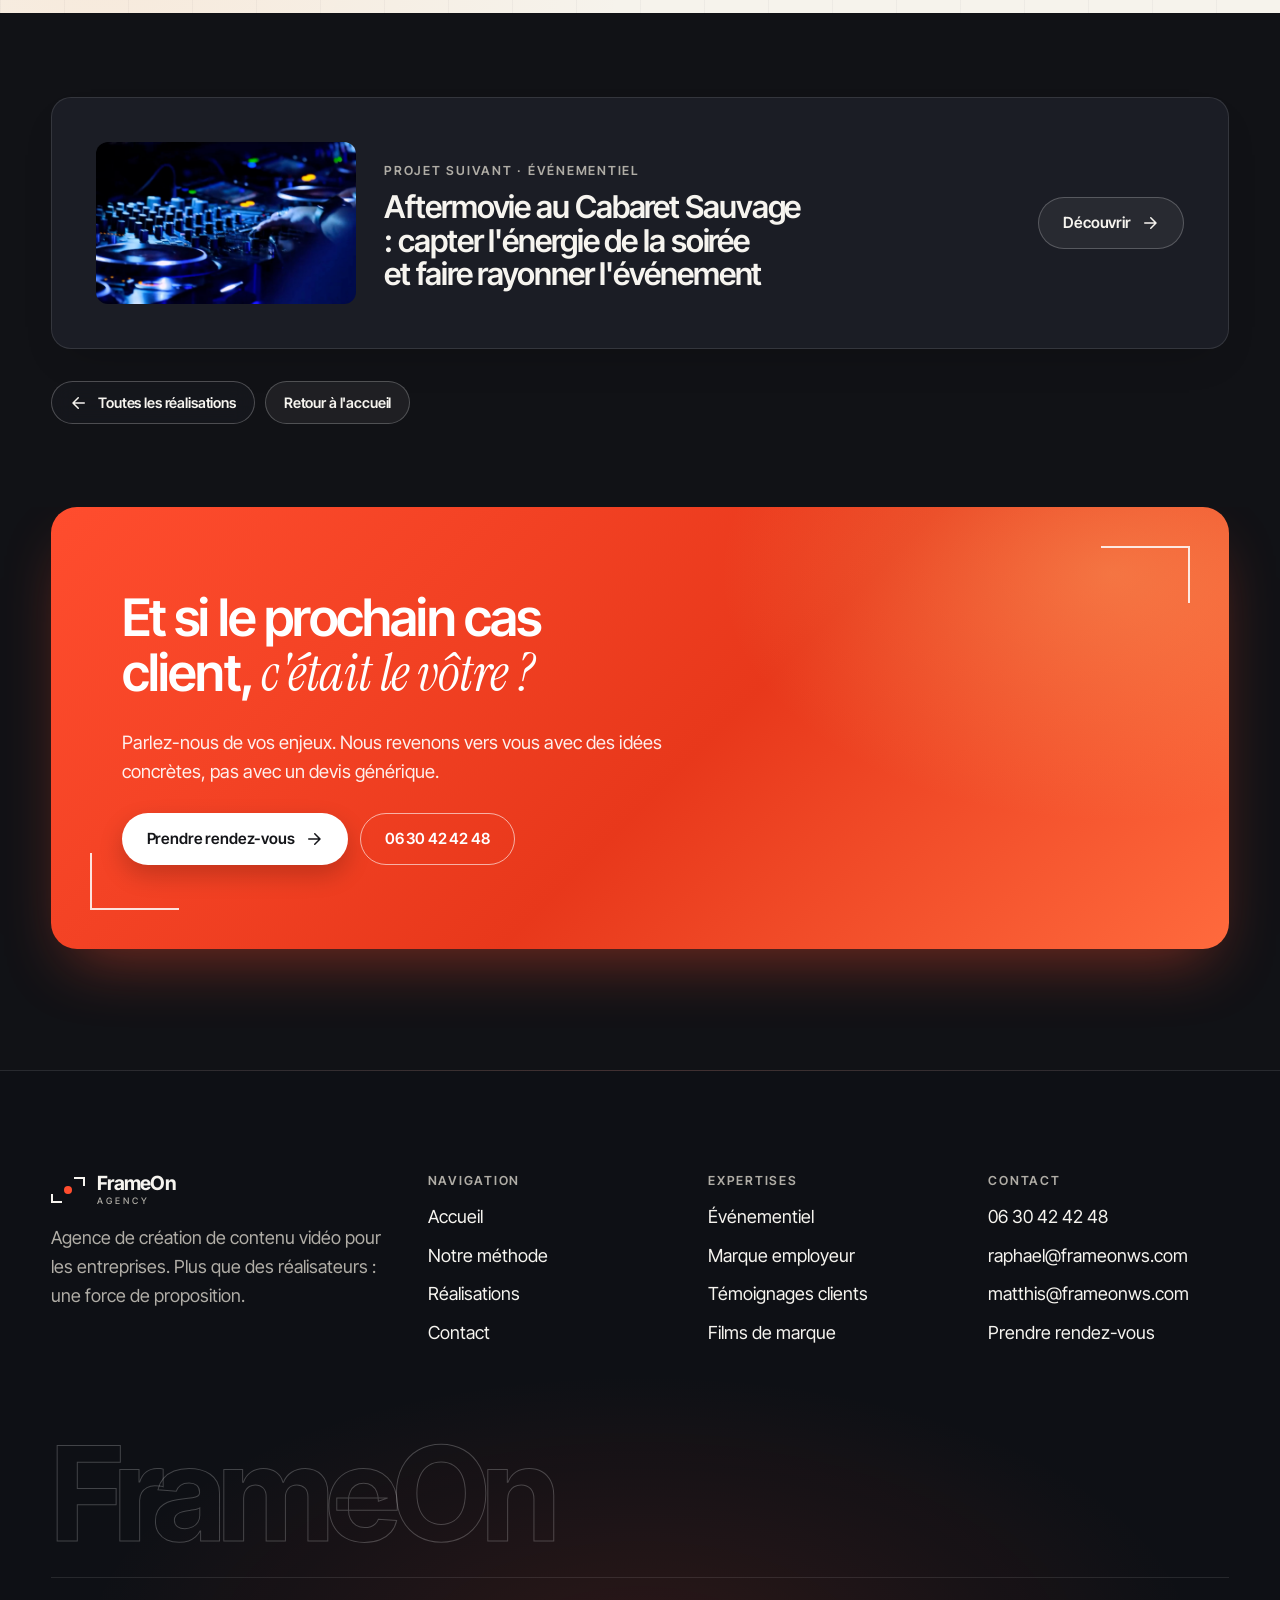
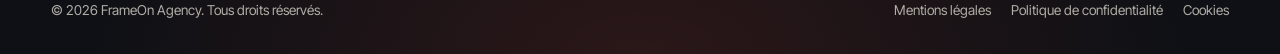
<file: projet-inauguration-centre-formation-alimak.html>
<!DOCTYPE html>
<html lang="fr">
<head>
  <meta charset="utf-8">
  <meta name="viewport" content="width=device-width, initial-scale=1">
  <title>Groupe Alimak : Inauguration du nouveau centre de formation : valoriser l&#x27;expertise et fédérer les équipes (Événementiel) | FrameOn Agency</title>
  <meta name="description" content="Cas client Groupe Alimak (Industrie &amp; solutions d&#x27;accès vertical) : Faire rayonner l&#x27;inauguration officielle du nouveau centre de formation du Groupe Alimak auprès des clients, partenaires et filiales en France et à l&#x27;international. Résultats : +42% d&#x27;engagement sur LinkedIn &amp; réseaux, 100% des temps forts couverts (vidéo + photo).">
  <meta name="robots" content="index, follow, max-image-preview:large, max-snippet:-1, max-video-preview:-1">
  <meta name="author" content="FrameOn Agency">
  <meta name="theme-color" content="#0b0b0c">
  <link rel="canonical" href="https://www.frameon-agency.com/projet-inauguration-centre-formation-alimak.html">
  <link rel="alternate" hreflang="fr-FR" href="https://www.frameon-agency.com/projet-inauguration-centre-formation-alimak.html">
  <link rel="alternate" hreflang="x-default" href="https://www.frameon-agency.com/projet-inauguration-centre-formation-alimak.html">
  <meta property="og:type" content="article">
  <meta property="og:site_name" content="FrameOn Agency">
  <meta property="og:title" content="Groupe Alimak : Inauguration du nouveau centre de formation : valoriser l&#x27;expertise et fédérer les équipes (Événementiel) | FrameOn Agency">
  <meta property="og:description" content="Cas client Groupe Alimak (Industrie &amp; solutions d&#x27;accès vertical) : Faire rayonner l&#x27;inauguration officielle du nouveau centre de formation du Groupe Alimak auprès des clients, partenaires et filiales en France et à l&#x27;international. Résultats : +42% d&#x27;engagement sur LinkedIn &amp; réseaux, 100% des temps forts couverts (vidéo + photo).">
  <meta property="og:url" content="https://www.frameon-agency.com/projet-inauguration-centre-formation-alimak.html">
  <meta property="og:image" content="https://www.frameon-agency.com/assets/img/alimak-1.jpg">
  <meta property="og:image:width" content="1800">
  <meta property="og:image:height" content="1004">
  <meta property="og:image:alt" content="Groupe Alimak — Inauguration du nouveau centre de formation : valoriser l&#x27;expertise et fédérer les équipes">
  <meta property="og:locale" content="fr_FR">
  <meta name="twitter:card" content="summary_large_image">
  <meta name="twitter:title" content="Groupe Alimak : Inauguration du nouveau centre de formation : valoriser l&#x27;expertise et fédérer les équipes (Événementiel) | FrameOn Agency">
  <meta name="twitter:description" content="Cas client Groupe Alimak (Industrie &amp; solutions d&#x27;accès vertical) : Faire rayonner l&#x27;inauguration officielle du nouveau centre de formation du Groupe Alimak auprès des clients, partenaires et filiales en France et à l&#x27;international. Résultats : +42% d&#x27;engagement sur LinkedIn &amp; réseaux, 100% des temps forts couverts (vidéo + photo).">
  <meta name="twitter:image" content="https://www.frameon-agency.com/assets/img/alimak-1.jpg">
  <meta name="twitter:image:alt" content="Groupe Alimak — Inauguration du nouveau centre de formation : valoriser l&#x27;expertise et fédérer les équipes">
  <link rel="icon" href="favicon.svg" type="image/svg+xml">
  <link rel="manifest" href="site.webmanifest">
  <link rel="preconnect" href="https://fonts.googleapis.com">
  <link rel="preconnect" href="https://fonts.gstatic.com" crossorigin>
  <link rel="stylesheet" href="https://fonts.googleapis.com/css2?family=Instrument+Serif:ital@0;1&family=Inter+Tight:wght@400;500;600;700&display=swap">
  <link rel="stylesheet" href="assets/css/style.css?v=668f3b50">
  <link rel="preload" as="image" href="assets/img/alimak-1.jpg" fetchpriority="high">
  <script type="application/ld+json">
{
  "@context": "https://schema.org",
  "@graph": [
    {
      "@type": "BreadcrumbList",
      "itemListElement": [
        {
          "@type": "ListItem",
          "position": 1,
          "name": "Accueil",
          "item": "https://www.frameon-agency.com/"
        },
        {
          "@type": "ListItem",
          "position": 2,
          "name": "Réalisations",
          "item": "https://www.frameon-agency.com/realisations.html"
        },
        {
          "@type": "ListItem",
          "position": 3,
          "name": "Groupe Alimak — Inauguration du nouveau centre de formation : valoriser l'expertise et fédérer les équipes",
          "item": "https://www.frameon-agency.com/projet-inauguration-centre-formation-alimak.html"
        }
      ]
    },
    {
      "@type": "Article",
      "headline": "Groupe Alimak — Inauguration du nouveau centre de formation : valoriser l'expertise et fédérer les équipes",
      "description": "Faire rayonner l'inauguration officielle du nouveau centre de formation du Groupe Alimak auprès des clients, partenaires et filiales en France et à l'international.",
      "image": [
        "https://www.frameon-agency.com/assets/img/alimak-1.jpg",
        "https://www.frameon-agency.com/assets/img/alimak-1.jpg",
        "https://www.frameon-agency.com/assets/img/alimak-2.jpg",
        "https://www.frameon-agency.com/assets/img/alimak-6.jpg",
        "https://www.frameon-agency.com/assets/img/alimak-5.jpg",
        "https://www.frameon-agency.com/assets/img/alimak-3.jpg",
        "https://www.frameon-agency.com/assets/img/alimak-8.jpg",
        "https://www.frameon-agency.com/assets/img/alimak-4.jpg",
        "https://www.frameon-agency.com/assets/img/alimak-7.jpg",
        "https://www.frameon-agency.com/assets/img/alimak-9.jpg",
        "https://www.frameon-agency.com/assets/img/alimak-10.jpg"
      ],
      "datePublished": "2025-01-15",
      "author": {
        "@type": "Organization",
        "name": "FrameOn Agency",
        "url": "https://www.frameon-agency.com/"
      },
      "publisher": {
        "@type": "Organization",
        "name": "FrameOn Agency",
        "logo": {
          "@type": "ImageObject",
          "url": "https://www.frameon-agency.com/favicon.svg"
        }
      },
      "mainEntityOfPage": "https://www.frameon-agency.com/projet-inauguration-centre-formation-alimak.html",
      "about": [
        "Événementiel",
        "Industrie & solutions d'accès vertical",
        "Groupe Alimak"
      ]
    },
    {
      "@type": "VideoObject",
      "name": "Groupe Alimak — Inauguration du nouveau centre de formation : valoriser l'expertise et fédérer les équipes",
      "description": "Faire rayonner l'inauguration officielle du nouveau centre de formation du Groupe Alimak auprès des clients, partenaires et filiales en France et à l'international.",
      "thumbnailUrl": [
        "https://www.frameon-agency.com/assets/img/alimak-1.jpg"
      ],
      "contentUrl": "https://pub-6c9e8bcb056c47b68cb0cc7cf6d4802c.r2.dev/alimak.mp4",
      "uploadDate": "2025-01-15T09:00:00+01:00"
    },
    {
      "@type": "Review",
      "itemReviewed": {
        "@type": "Organization",
        "name": "FrameOn Agency"
      },
      "author": {
        "@type": "Person",
        "name": "Direction Communication",
        "jobTitle": "Groupe Alimak"
      },
      "reviewBody": "FrameOn a su capter à la fois la dimension officielle de cette inauguration et la réalité technique de notre nouveau centre de formation. Le film et les photos valorisent parfaitement notre savoir-faire auprès de tout le groupe.",
      "reviewRating": {
        "@type": "Rating",
        "ratingValue": "5",
        "bestRating": "5"
      }
    }
  ]
}
  </script>
</head>
<body>
  <div id="scroll-progress"></div>
  <a class="skip-link visually-hidden" href="#contenu">Aller au contenu</a>
  <header class="site-header">
    <div class="container header-inner">
      <a class="logo" href="index.html" aria-label="FrameOn Agency — Accueil">
        <span class="logo-mark" aria-hidden="true"><span class="rec-dot"></span></span>
        <span>FrameOn<small>AGENCY</small></span>
      </a>
      <nav class="main-nav" aria-label="Navigation principale">
        <ul>
            <li><a href="index.html">Accueil</a></li>
            <li><a href="methode.html">Notre méthode</a></li>
            <li><a href="realisations.html" aria-current="page">Réalisations</a></li>
            <li><a href="contact.html">Contact</a></li>
        </ul>
      </nav>
      <div class="header-cta">
        <a class="btn btn--small" href="contact.html#rendez-vous">Prendre RDV <svg viewBox="0 0 24 24" fill="none" stroke="currentColor" stroke-width="2" stroke-linecap="round" stroke-linejoin="round" aria-hidden="true"><path d="M5 12h14M13 5l7 7-7 7"/></svg></a>
        <button class="menu-toggle" type="button" popovertarget="mobile-menu" aria-label="Ouvrir le menu">
          <span></span><span></span>
        </button>
      </div>
    </div>
  </header>

  <div id="mobile-menu" class="mobile-menu" popover>
    <div class="mobile-menu-inner">
      <div class="mobile-menu-top">
        <a class="logo" href="index.html" aria-label="FrameOn Agency — Accueil">
          <span class="logo-mark" aria-hidden="true"><span class="rec-dot"></span></span>
        <span>FrameOn<small>AGENCY</small></span>
        </a>
        <button class="close-btn" type="button" popovertarget="mobile-menu" popovertargetaction="hide" aria-label="Fermer le menu">×</button>
      </div>
      <nav aria-label="Navigation mobile">
        <ul>
            <li><a href="index.html">Accueil</a></li>
            <li><a href="methode.html">Notre méthode</a></li>
            <li><a href="realisations.html" aria-current="page">Réalisations</a></li>
            <li><a href="contact.html">Contact</a></li>
        </ul>
      </nav>
      <div class="mobile-menu-foot">
        <a class="btn" href="contact.html#rendez-vous">Prendre rendez-vous <svg viewBox="0 0 24 24" fill="none" stroke="currentColor" stroke-width="2" stroke-linecap="round" stroke-linejoin="round" aria-hidden="true"><path d="M5 12h14M13 5l7 7-7 7"/></svg></a>
        <a href="tel:+33630424248">06 30 42 42 48</a>
        <a href="mailto:raphael@frameonws.com">raphael@frameonws.com</a>
        <a href="mailto:matthis@frameonws.com">matthis@frameonws.com</a>
      </div>
    </div>
  </div>

  <main id="contenu" data-project-page data-rendered-slug="inauguration-centre-formation-alimak">
    <section class="project-hero">
      <img class="project-hero-img" src="assets/img/alimak-1.jpg" alt="Groupe Alimak — Inauguration du nouveau centre de formation : valoriser l&#x27;expertise et fédérer les équipes" width="1800" height="1004" fetchpriority="high">
      <div class="container">
        <div class="project-back-bar">
          <div class="project-back-actions">
            <a class="btn btn--back btn--small" href="realisations.html"><svg viewBox="0 0 24 24" fill="none" stroke="currentColor" stroke-width="2" stroke-linecap="round" stroke-linejoin="round" aria-hidden="true"><path d="M19 12H5M11 19l-7-7 7-7"/></svg> Retour aux réalisations</a>
            <a class="btn btn--ghost btn--small" href="index.html">Retour à l'accueil</a>
          </div>
          <ol class="breadcrumb" aria-label="Fil d'Ariane">
            <li><a href="index.html">Accueil</a></li>
            <li><a href="realisations.html">Réalisations</a></li>
            <li aria-current="page">Groupe Alimak</li>
          </ol>
        </div>
        <p class="eyebrow"><span class="rec-dot"></span>Événementiel · Groupe Alimak</p>
        <h1>Inauguration du nouveau centre de formation : valoriser l&#x27;expertise et fédérer les équipes</h1>
        <p class="lead">Faire rayonner l&#x27;inauguration officielle du nouveau centre de formation du Groupe Alimak auprès des clients, partenaires et filiales en France et à l&#x27;international.</p>
        <dl class="project-facts">
          <div><dt>Client</dt><dd>Groupe Alimak</dd></div>
          <div><dt>Secteur</dt><dd>Industrie &amp; solutions d&#x27;accès vertical</dd></div>
          <div><dt>Livrables</dt><dd>Film événementiel + reportage photo complet (10+ visuels HD)</dd></div>
          <div><dt>Année · Durée</dt><dd>2025 · Tournage 1 jour · Livraison rapide</dd></div>
        </dl>
      </div>
    </section>

    <section aria-labelledby="kpi-title">
      <h2 id="kpi-title" class="visually-hidden">Résultats obtenus</h2>
      <ul class="kpis" style="--kpi-count:4">
        <li class="reveal"><strong data-count>+42%</strong><span>d&#x27;engagement sur LinkedIn &amp; réseaux</span></li><li class="reveal"><strong data-count>100%</strong><span>des temps forts couverts (vidéo + photo)</span></li><li class="reveal"><strong data-count>x3</strong><span>de visibilité pour le centre de formation</span></li><li class="reveal"><strong data-count>10+</strong><span>visuels HD livrés pour la presse et le groupe</span></li>
      </ul>
    </section>

    <div class="section--light">
      <div class="container">
        <section class="case-section">
          <div class="case-section-head reveal">
            <p class="eyebrow">01 — Contexte</p>
            <h2>Le contexte &amp; les enjeux</h2>
          </div>
          <div class="case-section-body reveal"><p>Pour accompagner la montée en compétences de ses équipes et de ses clients sur ses solutions d&#x27;accès vertical (Alimak, Tractel, Scanclimber), le Groupe Alimak inaugurait son tout nouveau centre de formation. L&#x27;événement réunissait la direction internationale, les équipes techniques, les partenaires et des représentants institutionnels autour de démonstrations en conditions réelles.</p></div>
        </section>

        <section class="case-section">
          <div class="case-section-head reveal">
            <p class="eyebrow">02 — Attentes</p>
            <h2>Ce que le client attendait</h2>
          </div>
          <div class="case-section-body reveal">
            <div class="box"><ul class="check-list"><li>Immortaliser les temps forts institutionnels (coupure du ruban, prises de parole, plantation symbolique de l&#x27;olivier)</li><li>Mettre en valeur les infrastructures techniques et les démonstrations en hauteur sur les mâts et plateformes</li><li>Traduire la convivialité et la fierté des équipes réunies pour l&#x27;ouverture du site</li><li>Fournir un film dynamique et une banque d&#x27;images complète réutilisables en communication interne et externe</li></ul></div>
          </div>
        </section>

        <section class="case-section">
          <div class="case-section-head reveal">
            <p class="eyebrow">03 — Contraintes</p>
            <h2>Les contraintes du projet</h2>
          </div>
          <div class="case-section-body reveal"><ul class="constraints"><li>Événement en direct sur une seule journée : aucune seconde prise possible sur les gestes inauguraux</li><li>Tournage en extérieur sous fort ensoleillement et captation d&#x27;installations de grande hauteur</li><li>Double exigence : couvrir à la fois le protocole officiel et la technicité industrielle des équipements</li><li>Respect strict des règles de sécurité sur les zones de démonstration</li></ul></div>
        </section>

        <section class="case-section">
          <div class="case-section-head reveal">
            <p class="eyebrow">04 — Propositions</p>
            <h2>Les pistes que nous avons proposées</h2>
          </div>
          <div class="case-section-body reveal">
            <ol class="tracks"><li class="track">
                <span class="track-letter" aria-hidden="true">A</span>
                <h3>Le reportage purement institutionnel</h3>
                <p>Un film centré sur les discours officiels et la cérémonie protocolaire d&#x27;inauguration.</p>
              </li><li class="track track--chosen">
                <span class="track-letter" aria-hidden="true">B</span>
                <h3>L&#x27;alliance de l&#x27;humain et de la hauteur technique <span class="chosen-badge">Piste retenue</span></h3>
                <p>Croiser l&#x27;émotion des temps forts officiels (ruban, plantation, échanges) avec des plans spectaculaires des structures d&#x27;accès vertical en action pour montrer concrètement la vocation du centre.</p>
              </li><li class="track">
                <span class="track-letter" aria-hidden="true">C</span>
                <h3>Le focus 100 % démonstration technique</h3>
                <p>Une vidéo orientée uniquement sur les équipements et les parcours de formation pratique.</p>
              </li></ol>
          </div>
        </section>

        <section class="case-section" style="border-bottom:0">
          <div class="case-section-head reveal">
            <p class="eyebrow">05 — Solution</p>
            <h2>La solution retenue</h2>
          </div>
          <div class="case-section-body reveal"><p>Nous avons retenu la piste mêlant dimension humaine et démonstration industrielle. Tout au long de la journée, nous avons alterné la captation sur le vif des moments symboliques (coupure du ruban, plantation de l&#x27;olivier, poignées de main, visites) et la mise en valeur esthétique des tours, ascenseurs de chantier et plateformes d&#x27;accès vertical. Le film final et le reportage photo donnent immédiatement envie aux clients et collaborateurs de venir se former sur place.</p></div>
        </section>
      </div>
    </div>

    <div class="section--alt">
      <div class="bg-decor" aria-hidden="true">
        <div class="orb orb--warm" style="top:-120px;right:-100px"></div>
        <div class="orb orb--amber" style="bottom:-140px;left:-120px"></div>
        <svg viewBox="0 0 800 600" fill="none" style="position:absolute;right:-8%;top:6%;width:640px;height:480px;opacity:.18">
          <circle cx="400" cy="300" r="240" stroke="currentColor" stroke-dasharray="6 10"/>
          <circle cx="400" cy="300" r="160" stroke="#ff4d2e" stroke-opacity=".5"/>
          <circle cx="400" cy="300" r="80" stroke="currentColor" stroke-dasharray="3 6"/>
          <line x1="120" y1="300" x2="680" y2="300" stroke="currentColor" stroke-opacity=".35"/>
          <line x1="400" y1="40" x2="400" y2="560" stroke="currentColor" stroke-opacity=".35"/>
        </svg>
      </div>
      <div class="container">
      <section class="case-section">
        <div class="case-section-head reveal">
          <p class="eyebrow">06 — Production</p>
          <h2>Tournage &amp; montage</h2>
        </div>
        <div class="case-section-body reveal">
          <div class="prod-grid">
            <div class="box"><h3>Tournage</h3><p>Captation vidéo et photo sur une journée complète avec caméras et optiques professionnelles, prises de vues au sol et en contre-plongée sur les structures.</p></div>
            <div class="box"><h3>Montage</h3><p>Montage rythmé mêlant temps forts officiels, démonstrations techniques et ambiance conviviale, avec étalonnage soigné aux couleurs d&#x27;Alimak Group.</p></div>
            <div class="box"><h3>Équipe</h3><p>Équipe agile vidéo &amp; photographie dédiée sur toute la durée de l&#x27;inauguration.</p></div>
          </div>
        </div>
      </section>

        <section class="case-section" style="border-bottom:0">
          <div class="case-section-head reveal">
            <p class="eyebrow">07 — Résultat</p>
            <h2>Le résultat</h2>
          </div>
          <div class="case-section-body reveal">
            <div class="result-video"><video controls loading="lazy" playsinline preload="none" width="1280" height="720" poster="assets/img/alimak-1.jpg"><source src="https://pub-6c9e8bcb056c47b68cb0cc7cf6d4802c.r2.dev/alimak.mp4" type="video/mp4">Votre navigateur ne lit pas cette vidéo.</video></div>
            <div class="gallery"><figure><img src="assets/img/alimak-1.jpg" alt="Photo du projet Groupe Alimak — Inauguration du nouveau centre de formation : valoriser l&#x27;expertise et fédérer les équipes (1)" width="1800" height="1004" loading="lazy" decoding="async"></figure><figure><img src="assets/img/alimak-2.jpg" alt="Photo du projet Groupe Alimak — Inauguration du nouveau centre de formation : valoriser l&#x27;expertise et fédérer les équipes (2)" width="1800" height="1004" loading="lazy" decoding="async"></figure><figure><img src="assets/img/alimak-6.jpg" alt="Photo du projet Groupe Alimak — Inauguration du nouveau centre de formation : valoriser l&#x27;expertise et fédérer les équipes (3)" width="1800" height="1004" loading="lazy" decoding="async"></figure><figure><img src="assets/img/alimak-5.jpg" alt="Photo du projet Groupe Alimak — Inauguration du nouveau centre de formation : valoriser l&#x27;expertise et fédérer les équipes (4)" width="1800" height="1004" loading="lazy" decoding="async"></figure><figure><img src="assets/img/alimak-3.jpg" alt="Photo du projet Groupe Alimak — Inauguration du nouveau centre de formation : valoriser l&#x27;expertise et fédérer les équipes (5)" width="1800" height="1004" loading="lazy" decoding="async"></figure><figure><img src="assets/img/alimak-8.jpg" alt="Photo du projet Groupe Alimak — Inauguration du nouveau centre de formation : valoriser l&#x27;expertise et fédérer les équipes (6)" width="1800" height="1004" loading="lazy" decoding="async"></figure><figure><img src="assets/img/alimak-4.jpg" alt="Photo du projet Groupe Alimak — Inauguration du nouveau centre de formation : valoriser l&#x27;expertise et fédérer les équipes (7)" width="1800" height="1004" loading="lazy" decoding="async"></figure><figure><img src="assets/img/alimak-7.jpg" alt="Photo du projet Groupe Alimak — Inauguration du nouveau centre de formation : valoriser l&#x27;expertise et fédérer les équipes (8)" width="1800" height="1004" loading="lazy" decoding="async"></figure><figure><img src="assets/img/alimak-9.jpg" alt="Photo du projet Groupe Alimak — Inauguration du nouveau centre de formation : valoriser l&#x27;expertise et fédérer les équipes (9)" width="1800" height="1004" loading="lazy" decoding="async"></figure><figure><img src="assets/img/alimak-10.jpg" alt="Photo du projet Groupe Alimak — Inauguration du nouveau centre de formation : valoriser l&#x27;expertise et fédérer les équipes (10)" width="1800" height="1004" loading="lazy" decoding="async"></figure></div>
          </div>
        </section>
      </div>
    </div>
    <section class="section section--light">
      <div class="container">
        <figure class="big-quote reveal">
          <blockquote><p>FrameOn a su capter à la fois la dimension officielle de cette inauguration et la réalité technique de notre nouveau centre de formation. Le film et les photos valorisent parfaitement notre savoir-faire auprès de tout le groupe.</p></blockquote>
          <figcaption><strong>Direction Communication</strong> — Groupe Alimak</figcaption>
        </figure>
      </div>
    </section>

    <section class="section--tight">
      <div class="container">
        <a class="next-project reveal" href="projet-aftermovie-cabaret-sauvage-paris.html">
          <img src="assets/img/cabaret-1.jpg" alt="Cabaret Sauvage · Divine Musique &amp; 1.2.3. Sauvage — Aftermovie au Cabaret Sauvage : capter l&#x27;énergie de la soirée et faire rayonner l&#x27;événement" width="1800" height="1004" loading="lazy">
          <div>
            <p class="eyebrow">Projet suivant · Événementiel</p>
            <h2>Aftermovie au Cabaret Sauvage : capter l&#x27;énergie de la soirée et faire rayonner l&#x27;événement</h2>
          </div>
          <span class="btn btn--ghost">Découvrir <svg viewBox="0 0 24 24" fill="none" stroke="currentColor" stroke-width="2" stroke-linecap="round" stroke-linejoin="round" aria-hidden="true"><path d="M5 12h14M13 5l7 7-7 7"/></svg></span>
        </a>
        <div class="project-back-actions mt-m reveal">
          <a class="btn btn--back btn--small" href="realisations.html"><svg viewBox="0 0 24 24" fill="none" stroke="currentColor" stroke-width="2" stroke-linecap="round" stroke-linejoin="round" aria-hidden="true"><path d="M19 12H5M11 19l-7-7 7-7"/></svg> Toutes les réalisations</a>
          <a class="btn btn--ghost btn--small" href="index.html">Retour à l'accueil</a>
        </div>
      </div>
    </section>

    <section class="section" style="padding-top:0">
      <div class="container">
        <div class="cta-band reveal">
          <h2 class="h2">Et si le prochain cas client, <em>c'était le vôtre ?</em></h2>
          <p>Parlez-nous de vos enjeux. Nous revenons vers vous avec des idées concrètes, pas avec un devis générique.</p>
          <div class="btn-row">
            <a class="btn" href="contact.html#rendez-vous">Prendre rendez-vous <svg viewBox="0 0 24 24" fill="none" stroke="currentColor" stroke-width="2" stroke-linecap="round" stroke-linejoin="round" aria-hidden="true"><path d="M5 12h14M13 5l7 7-7 7"/></svg></a>
            <a class="btn btn--ghost" href="tel:+33630424248">06 30 42 42 48</a>
          </div>
        </div>
      </div>
    </section>
  </main>

  <footer class="site-footer">
    <div class="container">
      <div class="footer-top">
        <div class="footer-brand">
          <a class="logo" href="index.html" aria-label="FrameOn Agency — Accueil">
            <span class="logo-mark" aria-hidden="true"><span class="rec-dot"></span></span>
        <span>FrameOn<small>AGENCY</small></span>
          </a>
          <p>Agence de création de contenu vidéo pour les entreprises. Plus que des réalisateurs&nbsp;: une force de proposition.</p>
        </div>
        <div class="footer-col">
          <h2>Navigation</h2>
          <ul>
            <li><a href="index.html">Accueil</a></li>
            <li><a href="methode.html">Notre méthode</a></li>
            <li><a href="realisations.html">Réalisations</a></li>
            <li><a href="contact.html">Contact</a></li>
          </ul>
        </div>
        <div class="footer-col">
          <h2>Expertises</h2>
          <ul>
            <li><a href="index.html#services">Événementiel</a></li>
            <li><a href="index.html#services">Marque employeur</a></li>
            <li><a href="index.html#services">Témoignages clients</a></li>
            <li><a href="index.html#services">Films de marque</a></li>
          </ul>
        </div>
        <div class="footer-col">
          <h2>Contact</h2>
          <ul>
            <li><a href="tel:+33630424248">06 30 42 42 48</a></li>
            <li><a href="mailto:raphael@frameonws.com">raphael@frameonws.com</a></li>
            <li><a href="mailto:matthis@frameonws.com">matthis@frameonws.com</a></li>
            <li><a href="contact.html#rendez-vous">Prendre rendez-vous</a></li>
          </ul>
        </div>
      </div>
      <p class="footer-big" aria-hidden="true">FrameOn</p>
      <div class="footer-bottom">
        <p>© <span data-year>2026</span> FrameOn Agency. Tous droits réservés.</p>
        <ul>
          <li><a href="mentions-legales.html">Mentions légales</a></li>
          <li><a href="confidentialite.html">Politique de confidentialité</a></li>
          <li><a href="mentions-legales.html#cookies">Cookies</a></li>
        </ul>
      </div>
    </div>
  </footer>
  <script src="assets/js/projets-data.js?v=20261126" defer></script>
  <script src="assets/js/main.js?v=668f3b50" defer></script>
  <script src="assets/js/projet.js?v=668f3b50" defer></script>
</body>
</html>
</file>
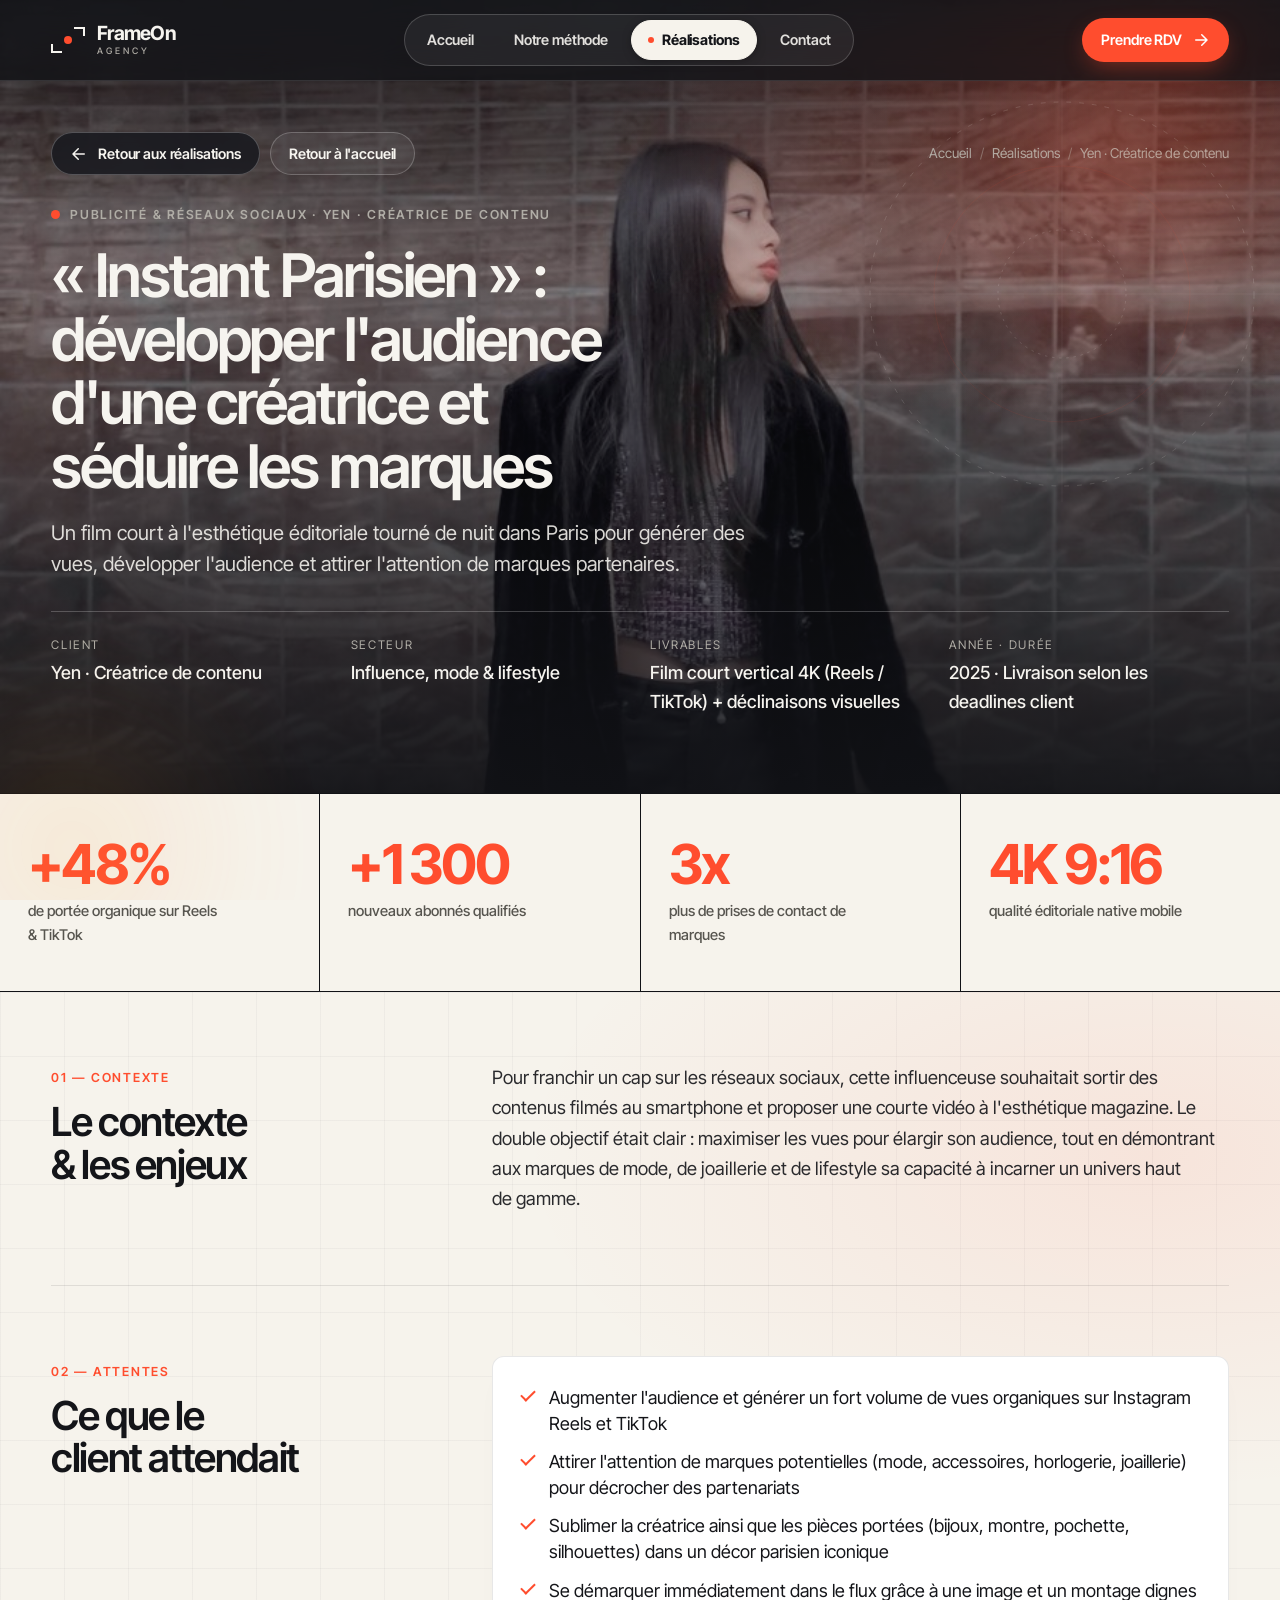
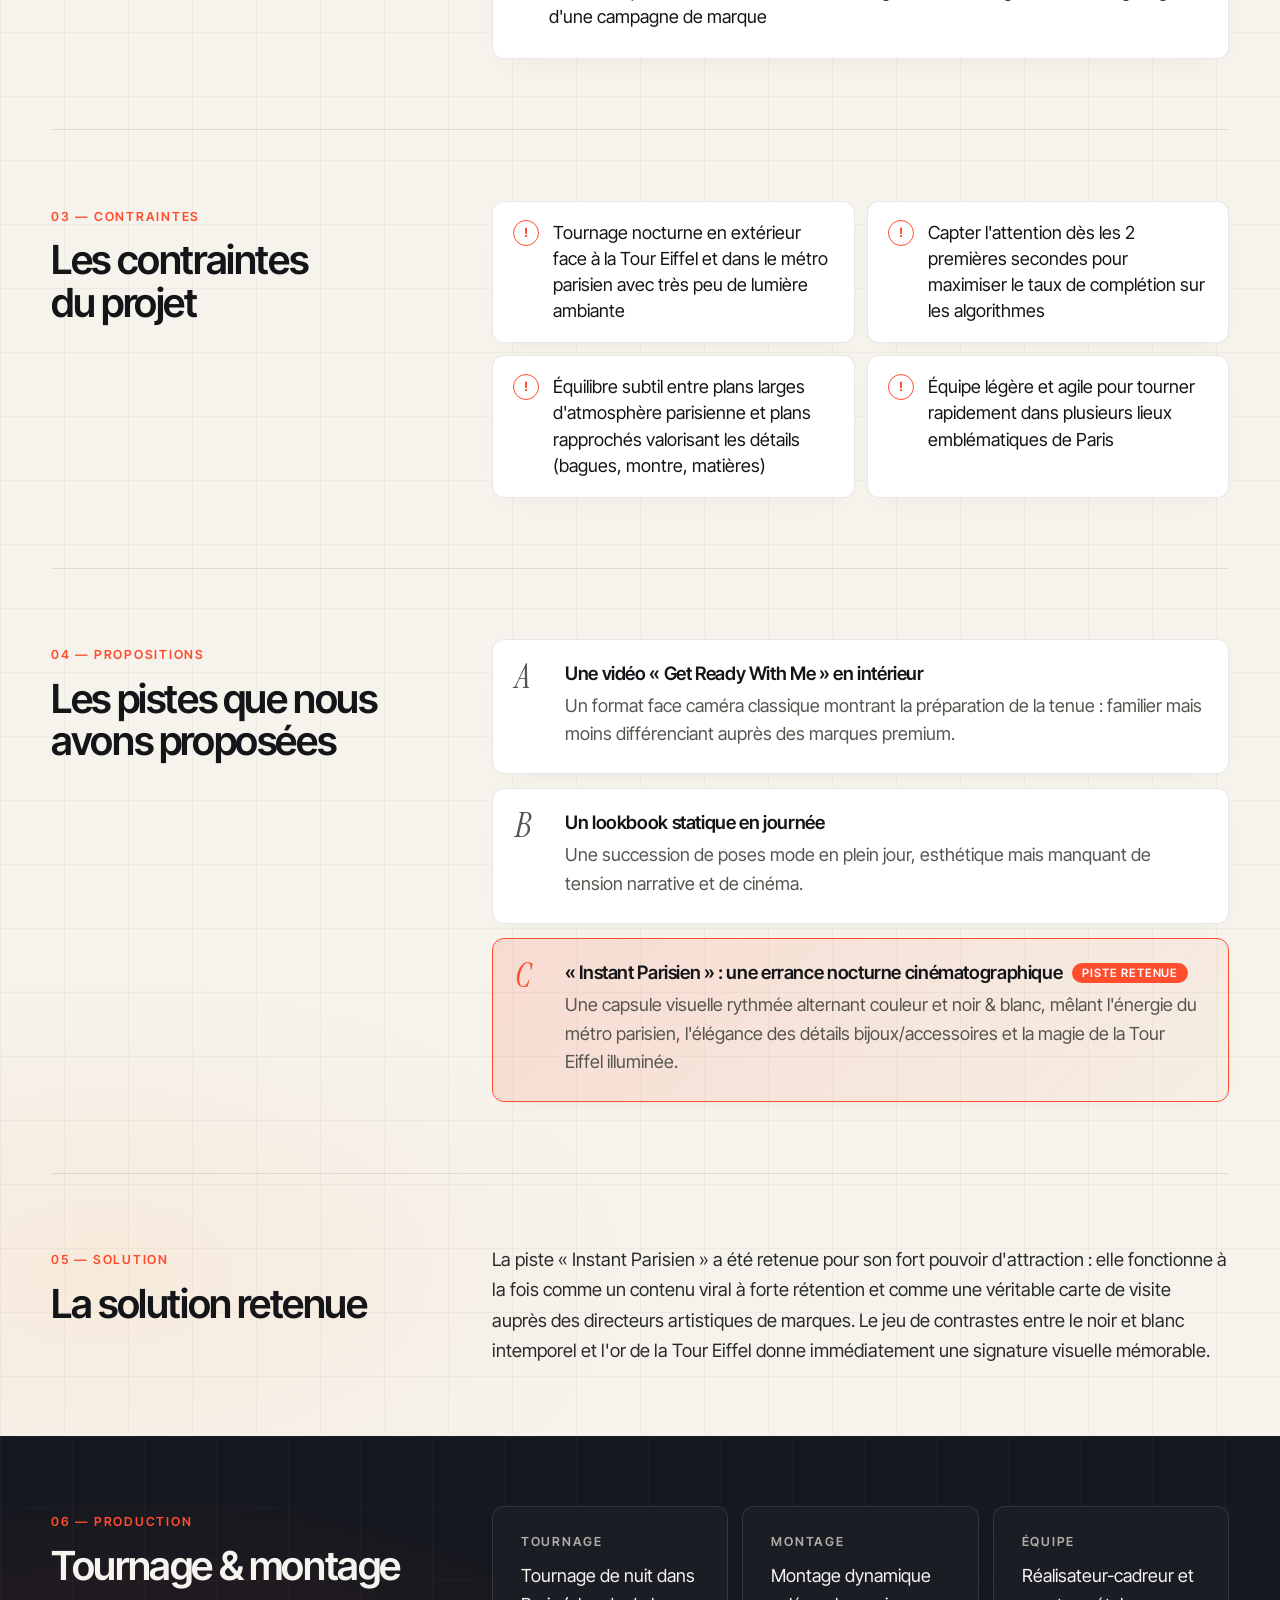
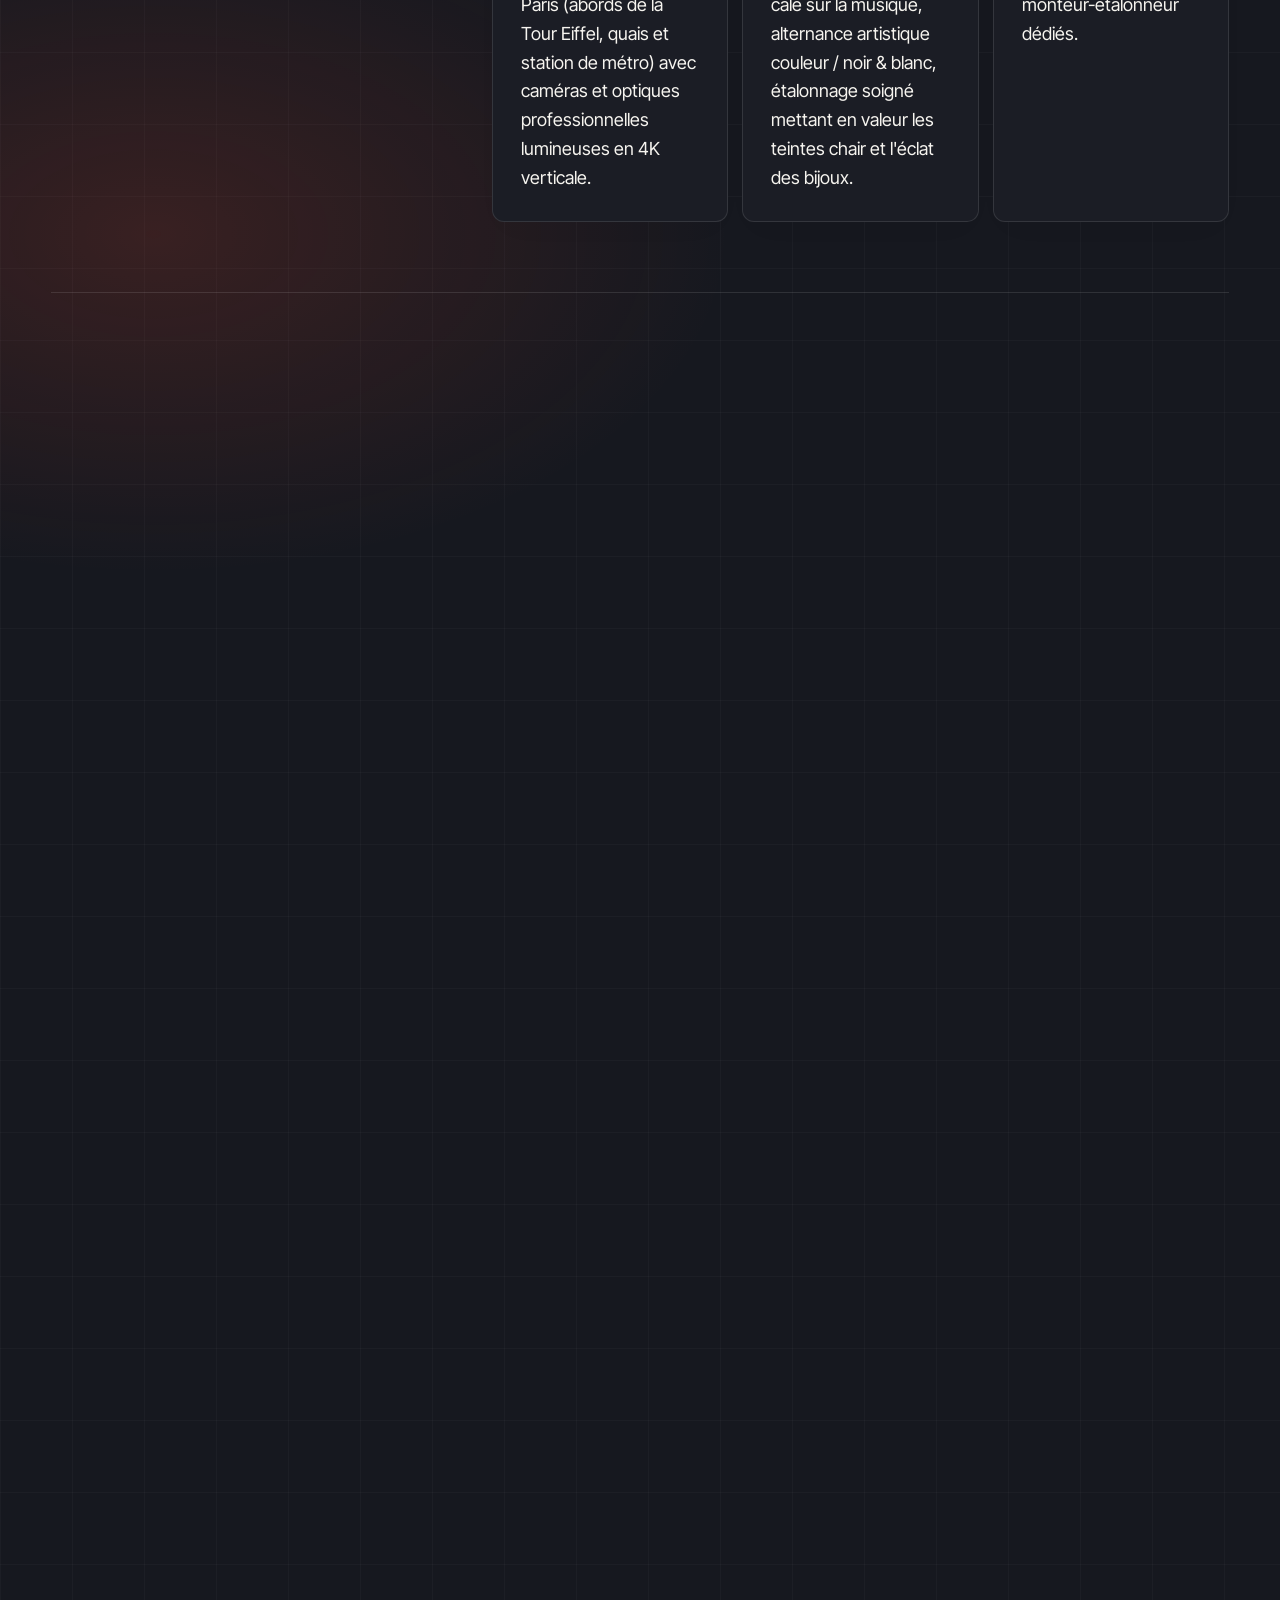
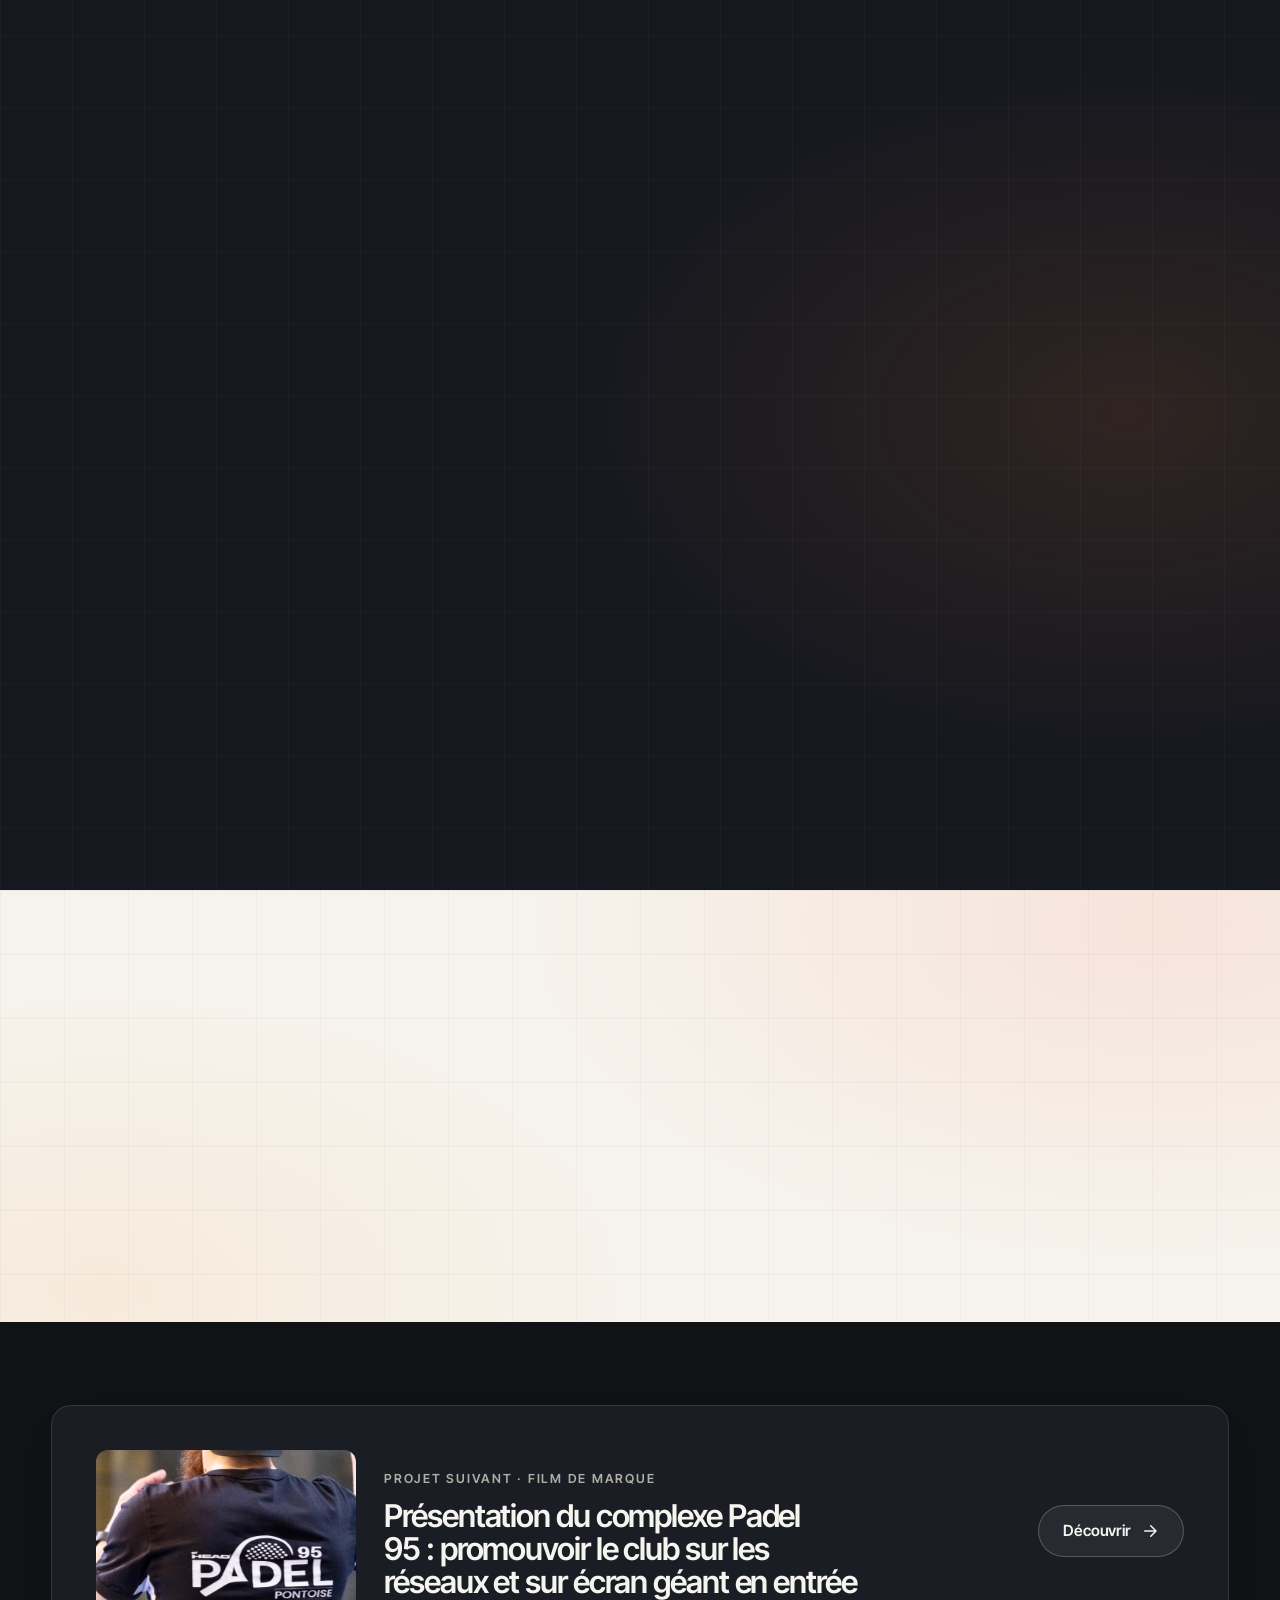
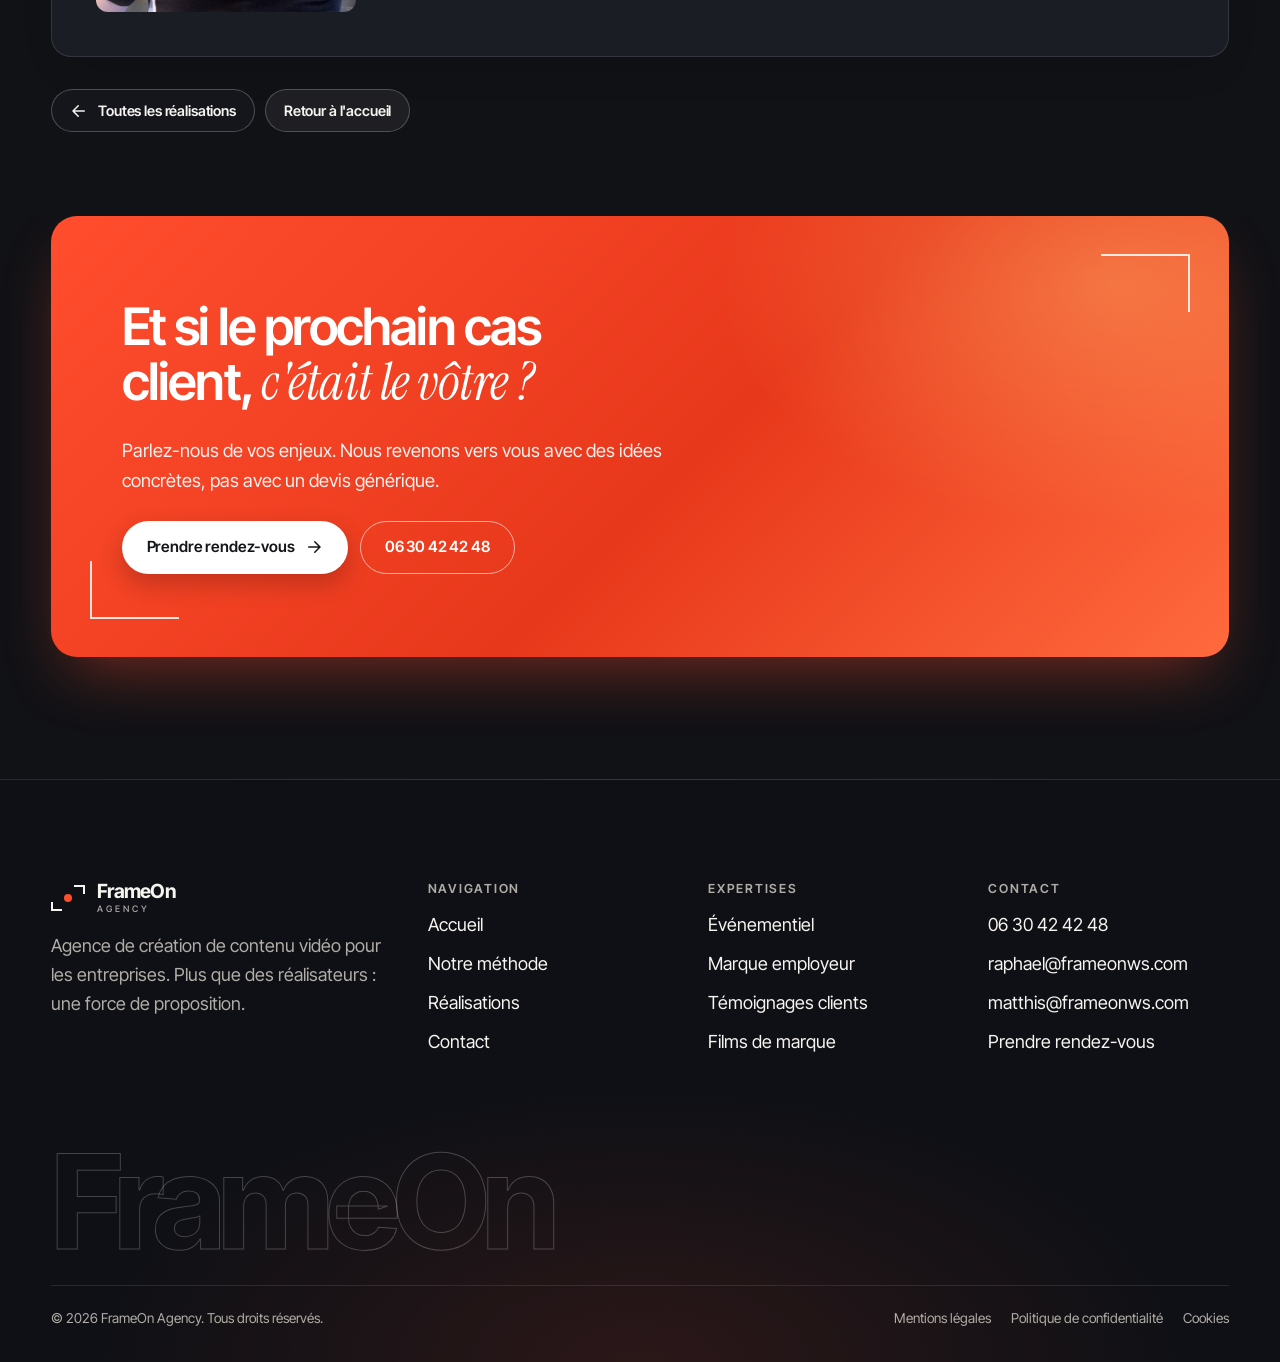
<file: projet-instant-parisien-influence-reseaux-sociaux.html>
<!DOCTYPE html>
<html lang="fr">
<head>
  <meta charset="utf-8">
  <meta name="viewport" content="width=device-width, initial-scale=1">
  <title>Yen · Créatrice de contenu : « Instant Parisien » : développer l&#x27;audience d&#x27;une créatrice et séduire les marques (Publicité &amp; réseaux sociaux) | FrameOn Agency</title>
  <meta name="description" content="Cas client Yen · Créatrice de contenu (Influence, mode &amp; lifestyle) : Un film court à l&#x27;esthétique éditoriale tourné de nuit dans Paris pour générer des vues, développer l&#x27;audience et attirer l&#x27;attention de marques partenaires. Résultats : +48% de portée organique sur Reels &amp; TikTok, +1 300 nouveaux abonnés qualifiés.">
  <meta name="robots" content="index, follow, max-image-preview:large, max-snippet:-1, max-video-preview:-1">
  <meta name="author" content="FrameOn Agency">
  <meta name="theme-color" content="#0b0b0c">
  <link rel="canonical" href="https://www.frameon-agency.com/projet-instant-parisien-influence-reseaux-sociaux.html">
  <link rel="alternate" hreflang="fr-FR" href="https://www.frameon-agency.com/projet-instant-parisien-influence-reseaux-sociaux.html">
  <link rel="alternate" hreflang="x-default" href="https://www.frameon-agency.com/projet-instant-parisien-influence-reseaux-sociaux.html">
  <meta property="og:type" content="article">
  <meta property="og:site_name" content="FrameOn Agency">
  <meta property="og:title" content="Yen · Créatrice de contenu : « Instant Parisien » : développer l&#x27;audience d&#x27;une créatrice et séduire les marques (Publicité &amp; réseaux sociaux) | FrameOn Agency">
  <meta property="og:description" content="Cas client Yen · Créatrice de contenu (Influence, mode &amp; lifestyle) : Un film court à l&#x27;esthétique éditoriale tourné de nuit dans Paris pour générer des vues, développer l&#x27;audience et attirer l&#x27;attention de marques partenaires. Résultats : +48% de portée organique sur Reels &amp; TikTok, +1 300 nouveaux abonnés qualifiés.">
  <meta property="og:url" content="https://www.frameon-agency.com/projet-instant-parisien-influence-reseaux-sociaux.html">
  <meta property="og:image" content="https://www.frameon-agency.com/assets/img/yen-cover.jpg?v=2">
  <meta property="og:image:width" content="1800">
  <meta property="og:image:height" content="1004">
  <meta property="og:image:alt" content="Yen · Créatrice de contenu — « Instant Parisien » : développer l&#x27;audience d&#x27;une créatrice et séduire les marques">
  <meta property="og:locale" content="fr_FR">
  <meta name="twitter:card" content="summary_large_image">
  <meta name="twitter:title" content="Yen · Créatrice de contenu : « Instant Parisien » : développer l&#x27;audience d&#x27;une créatrice et séduire les marques (Publicité &amp; réseaux sociaux) | FrameOn Agency">
  <meta name="twitter:description" content="Cas client Yen · Créatrice de contenu (Influence, mode &amp; lifestyle) : Un film court à l&#x27;esthétique éditoriale tourné de nuit dans Paris pour générer des vues, développer l&#x27;audience et attirer l&#x27;attention de marques partenaires. Résultats : +48% de portée organique sur Reels &amp; TikTok, +1 300 nouveaux abonnés qualifiés.">
  <meta name="twitter:image" content="https://www.frameon-agency.com/assets/img/yen-cover.jpg?v=2">
  <meta name="twitter:image:alt" content="Yen · Créatrice de contenu — « Instant Parisien » : développer l&#x27;audience d&#x27;une créatrice et séduire les marques">
  <link rel="icon" href="favicon.svg" type="image/svg+xml">
  <link rel="manifest" href="site.webmanifest">
  <link rel="preconnect" href="https://fonts.googleapis.com">
  <link rel="preconnect" href="https://fonts.gstatic.com" crossorigin>
  <link rel="stylesheet" href="https://fonts.googleapis.com/css2?family=Instrument+Serif:ital@0;1&family=Inter+Tight:wght@400;500;600;700&display=swap">
  <link rel="stylesheet" href="assets/css/style.css?v=668f3b50">
  <link rel="preload" as="image" href="assets/img/yen-cover.jpg?v=2" fetchpriority="high">
  <script type="application/ld+json">
{
  "@context": "https://schema.org",
  "@graph": [
    {
      "@type": "BreadcrumbList",
      "itemListElement": [
        {
          "@type": "ListItem",
          "position": 1,
          "name": "Accueil",
          "item": "https://www.frameon-agency.com/"
        },
        {
          "@type": "ListItem",
          "position": 2,
          "name": "Réalisations",
          "item": "https://www.frameon-agency.com/realisations.html"
        },
        {
          "@type": "ListItem",
          "position": 3,
          "name": "Yen · Créatrice de contenu — « Instant Parisien » : développer l'audience d'une créatrice et séduire les marques",
          "item": "https://www.frameon-agency.com/projet-instant-parisien-influence-reseaux-sociaux.html"
        }
      ]
    },
    {
      "@type": "Article",
      "headline": "Yen · Créatrice de contenu — « Instant Parisien » : développer l'audience d'une créatrice et séduire les marques",
      "description": "Un film court à l'esthétique éditoriale tourné de nuit dans Paris pour générer des vues, développer l'audience et attirer l'attention de marques partenaires.",
      "image": [
        "https://www.frameon-agency.com/assets/img/yen-cover.jpg?v=2",
        "https://www.frameon-agency.com/assets/img/yen-3.jpg?v=2",
        "https://www.frameon-agency.com/assets/img/yen-5.jpg",
        "https://www.frameon-agency.com/assets/img/yen-2.jpg",
        "https://www.frameon-agency.com/assets/img/yen-1.jpg"
      ],
      "datePublished": "2025-01-15",
      "author": {
        "@type": "Organization",
        "name": "FrameOn Agency",
        "url": "https://www.frameon-agency.com/"
      },
      "publisher": {
        "@type": "Organization",
        "name": "FrameOn Agency",
        "logo": {
          "@type": "ImageObject",
          "url": "https://www.frameon-agency.com/favicon.svg"
        }
      },
      "mainEntityOfPage": "https://www.frameon-agency.com/projet-instant-parisien-influence-reseaux-sociaux.html",
      "about": [
        "Publicité & réseaux sociaux",
        "Influence, mode & lifestyle",
        "Yen · Créatrice de contenu"
      ]
    },
    {
      "@type": "VideoObject",
      "name": "Yen · Créatrice de contenu — « Instant Parisien » : développer l'audience d'une créatrice et séduire les marques",
      "description": "Un film court à l'esthétique éditoriale tourné de nuit dans Paris pour générer des vues, développer l'audience et attirer l'attention de marques partenaires.",
      "thumbnailUrl": [
        "https://www.frameon-agency.com/assets/img/yen-cover.jpg?v=2"
      ],
      "contentUrl": "https://pub-6c9e8bcb056c47b68cb0cc7cf6d4802c.r2.dev/instant-parisien.mp4",
      "uploadDate": "2025-01-15T09:00:00+01:00"
    },
    {
      "@type": "Review",
      "itemReviewed": {
        "@type": "Organization",
        "name": "FrameOn Agency"
      },
      "author": {
        "@type": "Person",
        "name": "Yen",
        "jobTitle": "Créatrice de contenu · Projet « Instant Parisien »"
      },
      "reviewBody": "Cette vidéo a complètement changé la perception de mon profil : au-delà des vues et des nouveaux abonnés, plusieurs marques m'ont contactée directement après l'avoir vue.",
      "reviewRating": {
        "@type": "Rating",
        "ratingValue": "5",
        "bestRating": "5"
      }
    }
  ]
}
  </script>
</head>
<body>
  <div id="scroll-progress"></div>
  <a class="skip-link visually-hidden" href="#contenu">Aller au contenu</a>
  <header class="site-header">
    <div class="container header-inner">
      <a class="logo" href="index.html" aria-label="FrameOn Agency — Accueil">
        <span class="logo-mark" aria-hidden="true"><span class="rec-dot"></span></span>
        <span>FrameOn<small>AGENCY</small></span>
      </a>
      <nav class="main-nav" aria-label="Navigation principale">
        <ul>
            <li><a href="index.html">Accueil</a></li>
            <li><a href="methode.html">Notre méthode</a></li>
            <li><a href="realisations.html" aria-current="page">Réalisations</a></li>
            <li><a href="contact.html">Contact</a></li>
        </ul>
      </nav>
      <div class="header-cta">
        <a class="btn btn--small" href="contact.html#rendez-vous">Prendre RDV <svg viewBox="0 0 24 24" fill="none" stroke="currentColor" stroke-width="2" stroke-linecap="round" stroke-linejoin="round" aria-hidden="true"><path d="M5 12h14M13 5l7 7-7 7"/></svg></a>
        <button class="menu-toggle" type="button" popovertarget="mobile-menu" aria-label="Ouvrir le menu">
          <span></span><span></span>
        </button>
      </div>
    </div>
  </header>

  <div id="mobile-menu" class="mobile-menu" popover>
    <div class="mobile-menu-inner">
      <div class="mobile-menu-top">
        <a class="logo" href="index.html" aria-label="FrameOn Agency — Accueil">
          <span class="logo-mark" aria-hidden="true"><span class="rec-dot"></span></span>
        <span>FrameOn<small>AGENCY</small></span>
        </a>
        <button class="close-btn" type="button" popovertarget="mobile-menu" popovertargetaction="hide" aria-label="Fermer le menu">×</button>
      </div>
      <nav aria-label="Navigation mobile">
        <ul>
            <li><a href="index.html">Accueil</a></li>
            <li><a href="methode.html">Notre méthode</a></li>
            <li><a href="realisations.html" aria-current="page">Réalisations</a></li>
            <li><a href="contact.html">Contact</a></li>
        </ul>
      </nav>
      <div class="mobile-menu-foot">
        <a class="btn" href="contact.html#rendez-vous">Prendre rendez-vous <svg viewBox="0 0 24 24" fill="none" stroke="currentColor" stroke-width="2" stroke-linecap="round" stroke-linejoin="round" aria-hidden="true"><path d="M5 12h14M13 5l7 7-7 7"/></svg></a>
        <a href="tel:+33630424248">06 30 42 42 48</a>
        <a href="mailto:raphael@frameonws.com">raphael@frameonws.com</a>
        <a href="mailto:matthis@frameonws.com">matthis@frameonws.com</a>
      </div>
    </div>
  </div>

  <main id="contenu" data-project-page data-rendered-slug="instant-parisien-influence-reseaux-sociaux">
    <section class="project-hero">
      <img class="project-hero-img" src="assets/img/yen-cover.jpg?v=2" alt="Yen · Créatrice de contenu — « Instant Parisien » : développer l&#x27;audience d&#x27;une créatrice et séduire les marques" width="1800" height="1004" fetchpriority="high">
      <div class="container">
        <div class="project-back-bar">
          <div class="project-back-actions">
            <a class="btn btn--back btn--small" href="realisations.html"><svg viewBox="0 0 24 24" fill="none" stroke="currentColor" stroke-width="2" stroke-linecap="round" stroke-linejoin="round" aria-hidden="true"><path d="M19 12H5M11 19l-7-7 7-7"/></svg> Retour aux réalisations</a>
            <a class="btn btn--ghost btn--small" href="index.html">Retour à l'accueil</a>
          </div>
          <ol class="breadcrumb" aria-label="Fil d'Ariane">
            <li><a href="index.html">Accueil</a></li>
            <li><a href="realisations.html">Réalisations</a></li>
            <li aria-current="page">Yen · Créatrice de contenu</li>
          </ol>
        </div>
        <p class="eyebrow"><span class="rec-dot"></span>Publicité &amp; réseaux sociaux · Yen · Créatrice de contenu</p>
        <h1>« Instant Parisien » : développer l&#x27;audience d&#x27;une créatrice et séduire les marques</h1>
        <p class="lead">Un film court à l&#x27;esthétique éditoriale tourné de nuit dans Paris pour générer des vues, développer l&#x27;audience et attirer l&#x27;attention de marques partenaires.</p>
        <dl class="project-facts">
          <div><dt>Client</dt><dd>Yen · Créatrice de contenu</dd></div>
          <div><dt>Secteur</dt><dd>Influence, mode &amp; lifestyle</dd></div>
          <div><dt>Livrables</dt><dd>Film court vertical 4K (Reels / TikTok) + déclinaisons visuelles</dd></div>
          <div><dt>Année · Durée</dt><dd>2025 · Livraison selon les deadlines client</dd></div>
        </dl>
      </div>
    </section>

    <section aria-labelledby="kpi-title">
      <h2 id="kpi-title" class="visually-hidden">Résultats obtenus</h2>
      <ul class="kpis" style="--kpi-count:4">
        <li class="reveal"><strong data-count>+48%</strong><span>de portée organique sur Reels &amp; TikTok</span></li><li class="reveal"><strong data-count>+1 300</strong><span>nouveaux abonnés qualifiés</span></li><li class="reveal"><strong data-count>3x</strong><span>plus de prises de contact de marques</span></li><li class="reveal"><strong data-count>4K 9:16</strong><span>qualité éditoriale native mobile</span></li>
      </ul>
    </section>

    <div class="section--light">
      <div class="container">
        <section class="case-section">
          <div class="case-section-head reveal">
            <p class="eyebrow">01 — Contexte</p>
            <h2>Le contexte &amp; les enjeux</h2>
          </div>
          <div class="case-section-body reveal"><p>Pour franchir un cap sur les réseaux sociaux, cette influenceuse souhaitait sortir des contenus filmés au smartphone et proposer une courte vidéo à l&#x27;esthétique magazine. Le double objectif était clair : maximiser les vues pour élargir son audience, tout en démontrant aux marques de mode, de joaillerie et de lifestyle sa capacité à incarner un univers haut de gamme.</p></div>
        </section>

        <section class="case-section">
          <div class="case-section-head reveal">
            <p class="eyebrow">02 — Attentes</p>
            <h2>Ce que le client attendait</h2>
          </div>
          <div class="case-section-body reveal">
            <div class="box"><ul class="check-list"><li>Augmenter l&#x27;audience et générer un fort volume de vues organiques sur Instagram Reels et TikTok</li><li>Attirer l&#x27;attention de marques potentielles (mode, accessoires, horlogerie, joaillerie) pour décrocher des partenariats</li><li>Sublimer la créatrice ainsi que les pièces portées (bijoux, montre, pochette, silhouettes) dans un décor parisien iconique</li><li>Se démarquer immédiatement dans le flux grâce à une image et un montage dignes d&#x27;une campagne de marque</li></ul></div>
          </div>
        </section>

        <section class="case-section">
          <div class="case-section-head reveal">
            <p class="eyebrow">03 — Contraintes</p>
            <h2>Les contraintes du projet</h2>
          </div>
          <div class="case-section-body reveal"><ul class="constraints"><li>Tournage nocturne en extérieur face à la Tour Eiffel et dans le métro parisien avec très peu de lumière ambiante</li><li>Capter l&#x27;attention dès les 2 premières secondes pour maximiser le taux de complétion sur les algorithmes</li><li>Équilibre subtil entre plans larges d&#x27;atmosphère parisienne et plans rapprochés valorisant les détails (bagues, montre, matières)</li><li>Équipe légère et agile pour tourner rapidement dans plusieurs lieux emblématiques de Paris</li></ul></div>
        </section>

        <section class="case-section">
          <div class="case-section-head reveal">
            <p class="eyebrow">04 — Propositions</p>
            <h2>Les pistes que nous avons proposées</h2>
          </div>
          <div class="case-section-body reveal">
            <ol class="tracks"><li class="track">
                <span class="track-letter" aria-hidden="true">A</span>
                <h3>Une vidéo « Get Ready With Me » en intérieur</h3>
                <p>Un format face caméra classique montrant la préparation de la tenue : familier mais moins différenciant auprès des marques premium.</p>
              </li><li class="track">
                <span class="track-letter" aria-hidden="true">B</span>
                <h3>Un lookbook statique en journée</h3>
                <p>Une succession de poses mode en plein jour, esthétique mais manquant de tension narrative et de cinéma.</p>
              </li><li class="track track--chosen">
                <span class="track-letter" aria-hidden="true">C</span>
                <h3>« Instant Parisien » : une errance nocturne cinématographique <span class="chosen-badge">Piste retenue</span></h3>
                <p>Une capsule visuelle rythmée alternant couleur et noir &amp; blanc, mêlant l&#x27;énergie du métro parisien, l&#x27;élégance des détails bijoux/accessoires et la magie de la Tour Eiffel illuminée.</p>
              </li></ol>
          </div>
        </section>

        <section class="case-section" style="border-bottom:0">
          <div class="case-section-head reveal">
            <p class="eyebrow">05 — Solution</p>
            <h2>La solution retenue</h2>
          </div>
          <div class="case-section-body reveal"><p>La piste « Instant Parisien » a été retenue pour son fort pouvoir d&#x27;attraction : elle fonctionne à la fois comme un contenu viral à forte rétention et comme une véritable carte de visite auprès des directeurs artistiques de marques. Le jeu de contrastes entre le noir et blanc intemporel et l&#x27;or de la Tour Eiffel donne immédiatement une signature visuelle mémorable.</p></div>
        </section>
      </div>
    </div>

    <div class="section--alt">
      <div class="bg-decor" aria-hidden="true">
        <div class="orb orb--warm" style="top:-120px;right:-100px"></div>
        <div class="orb orb--amber" style="bottom:-140px;left:-120px"></div>
        <svg viewBox="0 0 800 600" fill="none" style="position:absolute;right:-8%;top:6%;width:640px;height:480px;opacity:.18">
          <circle cx="400" cy="300" r="240" stroke="currentColor" stroke-dasharray="6 10"/>
          <circle cx="400" cy="300" r="160" stroke="#ff4d2e" stroke-opacity=".5"/>
          <circle cx="400" cy="300" r="80" stroke="currentColor" stroke-dasharray="3 6"/>
          <line x1="120" y1="300" x2="680" y2="300" stroke="currentColor" stroke-opacity=".35"/>
          <line x1="400" y1="40" x2="400" y2="560" stroke="currentColor" stroke-opacity=".35"/>
        </svg>
      </div>
      <div class="container">
      <section class="case-section">
        <div class="case-section-head reveal">
          <p class="eyebrow">06 — Production</p>
          <h2>Tournage &amp; montage</h2>
        </div>
        <div class="case-section-body reveal">
          <div class="prod-grid">
            <div class="box"><h3>Tournage</h3><p>Tournage de nuit dans Paris (abords de la Tour Eiffel, quais et station de métro) avec caméras et optiques professionnelles lumineuses en 4K verticale.</p></div>
            <div class="box"><h3>Montage</h3><p>Montage dynamique calé sur la musique, alternance artistique couleur / noir &amp; blanc, étalonnage soigné mettant en valeur les teintes chair et l&#x27;éclat des bijoux.</p></div>
            <div class="box"><h3>Équipe</h3><p>Réalisateur-cadreur et monteur-étalonneur dédiés.</p></div>
          </div>
        </div>
      </section>

        <section class="case-section" style="border-bottom:0">
          <div class="case-section-head reveal">
            <p class="eyebrow">07 — Résultat</p>
            <h2>Le résultat</h2>
          </div>
          <div class="case-section-body reveal">
            <div class="result-video result-video--vertical"><video controls loading="lazy" playsinline preload="none" width="1080" height="1920" poster="assets/img/yen-3.jpg?v=2"><source src="https://pub-6c9e8bcb056c47b68cb0cc7cf6d4802c.r2.dev/instant-parisien.mp4" type="video/mp4">Votre navigateur ne lit pas cette vidéo.</video></div>
            <div class="gallery"><figure><img src="assets/img/yen-3.jpg?v=2" alt="Photo du projet Yen · Créatrice de contenu — « Instant Parisien » : développer l&#x27;audience d&#x27;une créatrice et séduire les marques (1)" width="1800" height="1004" loading="lazy" decoding="async"></figure><figure><img src="assets/img/yen-5.jpg" alt="Photo du projet Yen · Créatrice de contenu — « Instant Parisien » : développer l&#x27;audience d&#x27;une créatrice et séduire les marques (2)" width="1800" height="1004" loading="lazy" decoding="async"></figure><figure><img src="assets/img/yen-2.jpg" alt="Photo du projet Yen · Créatrice de contenu — « Instant Parisien » : développer l&#x27;audience d&#x27;une créatrice et séduire les marques (3)" width="1800" height="1004" loading="lazy" decoding="async"></figure><figure><img src="assets/img/yen-1.jpg" alt="Photo du projet Yen · Créatrice de contenu — « Instant Parisien » : développer l&#x27;audience d&#x27;une créatrice et séduire les marques (4)" width="1800" height="1004" loading="lazy" decoding="async"></figure></div>
          </div>
        </section>
      </div>
    </div>
    <section class="section section--light">
      <div class="container">
        <figure class="big-quote reveal">
          <blockquote><p>Cette vidéo a complètement changé la perception de mon profil : au-delà des vues et des nouveaux abonnés, plusieurs marques m&#x27;ont contactée directement après l&#x27;avoir vue.</p></blockquote>
          <figcaption><strong>Yen</strong> — Créatrice de contenu · Projet « Instant Parisien »</figcaption>
        </figure>
      </div>
    </section>

    <section class="section--tight">
      <div class="container">
        <a class="next-project reveal" href="projet-presentation-complexe-padel-95.html">
          <img src="assets/img/padel-cover.jpg?v=3" alt="Padel 95 Pontoise — Présentation du complexe Padel 95 : promouvoir le club sur les réseaux et sur écran géant en entrée" width="1800" height="1004" loading="lazy">
          <div>
            <p class="eyebrow">Projet suivant · Film de marque</p>
            <h2>Présentation du complexe Padel 95 : promouvoir le club sur les réseaux et sur écran géant en entrée</h2>
          </div>
          <span class="btn btn--ghost">Découvrir <svg viewBox="0 0 24 24" fill="none" stroke="currentColor" stroke-width="2" stroke-linecap="round" stroke-linejoin="round" aria-hidden="true"><path d="M5 12h14M13 5l7 7-7 7"/></svg></span>
        </a>
        <div class="project-back-actions mt-m reveal">
          <a class="btn btn--back btn--small" href="realisations.html"><svg viewBox="0 0 24 24" fill="none" stroke="currentColor" stroke-width="2" stroke-linecap="round" stroke-linejoin="round" aria-hidden="true"><path d="M19 12H5M11 19l-7-7 7-7"/></svg> Toutes les réalisations</a>
          <a class="btn btn--ghost btn--small" href="index.html">Retour à l'accueil</a>
        </div>
      </div>
    </section>

    <section class="section" style="padding-top:0">
      <div class="container">
        <div class="cta-band reveal">
          <h2 class="h2">Et si le prochain cas client, <em>c'était le vôtre ?</em></h2>
          <p>Parlez-nous de vos enjeux. Nous revenons vers vous avec des idées concrètes, pas avec un devis générique.</p>
          <div class="btn-row">
            <a class="btn" href="contact.html#rendez-vous">Prendre rendez-vous <svg viewBox="0 0 24 24" fill="none" stroke="currentColor" stroke-width="2" stroke-linecap="round" stroke-linejoin="round" aria-hidden="true"><path d="M5 12h14M13 5l7 7-7 7"/></svg></a>
            <a class="btn btn--ghost" href="tel:+33630424248">06 30 42 42 48</a>
          </div>
        </div>
      </div>
    </section>
  </main>

  <footer class="site-footer">
    <div class="container">
      <div class="footer-top">
        <div class="footer-brand">
          <a class="logo" href="index.html" aria-label="FrameOn Agency — Accueil">
            <span class="logo-mark" aria-hidden="true"><span class="rec-dot"></span></span>
        <span>FrameOn<small>AGENCY</small></span>
          </a>
          <p>Agence de création de contenu vidéo pour les entreprises. Plus que des réalisateurs&nbsp;: une force de proposition.</p>
        </div>
        <div class="footer-col">
          <h2>Navigation</h2>
          <ul>
            <li><a href="index.html">Accueil</a></li>
            <li><a href="methode.html">Notre méthode</a></li>
            <li><a href="realisations.html">Réalisations</a></li>
            <li><a href="contact.html">Contact</a></li>
          </ul>
        </div>
        <div class="footer-col">
          <h2>Expertises</h2>
          <ul>
            <li><a href="index.html#services">Événementiel</a></li>
            <li><a href="index.html#services">Marque employeur</a></li>
            <li><a href="index.html#services">Témoignages clients</a></li>
            <li><a href="index.html#services">Films de marque</a></li>
          </ul>
        </div>
        <div class="footer-col">
          <h2>Contact</h2>
          <ul>
            <li><a href="tel:+33630424248">06 30 42 42 48</a></li>
            <li><a href="mailto:raphael@frameonws.com">raphael@frameonws.com</a></li>
            <li><a href="mailto:matthis@frameonws.com">matthis@frameonws.com</a></li>
            <li><a href="contact.html#rendez-vous">Prendre rendez-vous</a></li>
          </ul>
        </div>
      </div>
      <p class="footer-big" aria-hidden="true">FrameOn</p>
      <div class="footer-bottom">
        <p>© <span data-year>2026</span> FrameOn Agency. Tous droits réservés.</p>
        <ul>
          <li><a href="mentions-legales.html">Mentions légales</a></li>
          <li><a href="confidentialite.html">Politique de confidentialité</a></li>
          <li><a href="mentions-legales.html#cookies">Cookies</a></li>
        </ul>
      </div>
    </div>
  </footer>
  <script src="assets/js/projets-data.js?v=20261126" defer></script>
  <script src="assets/js/main.js?v=668f3b50" defer></script>
  <script src="assets/js/projet.js?v=668f3b50" defer></script>
</body>
</html>
</file>
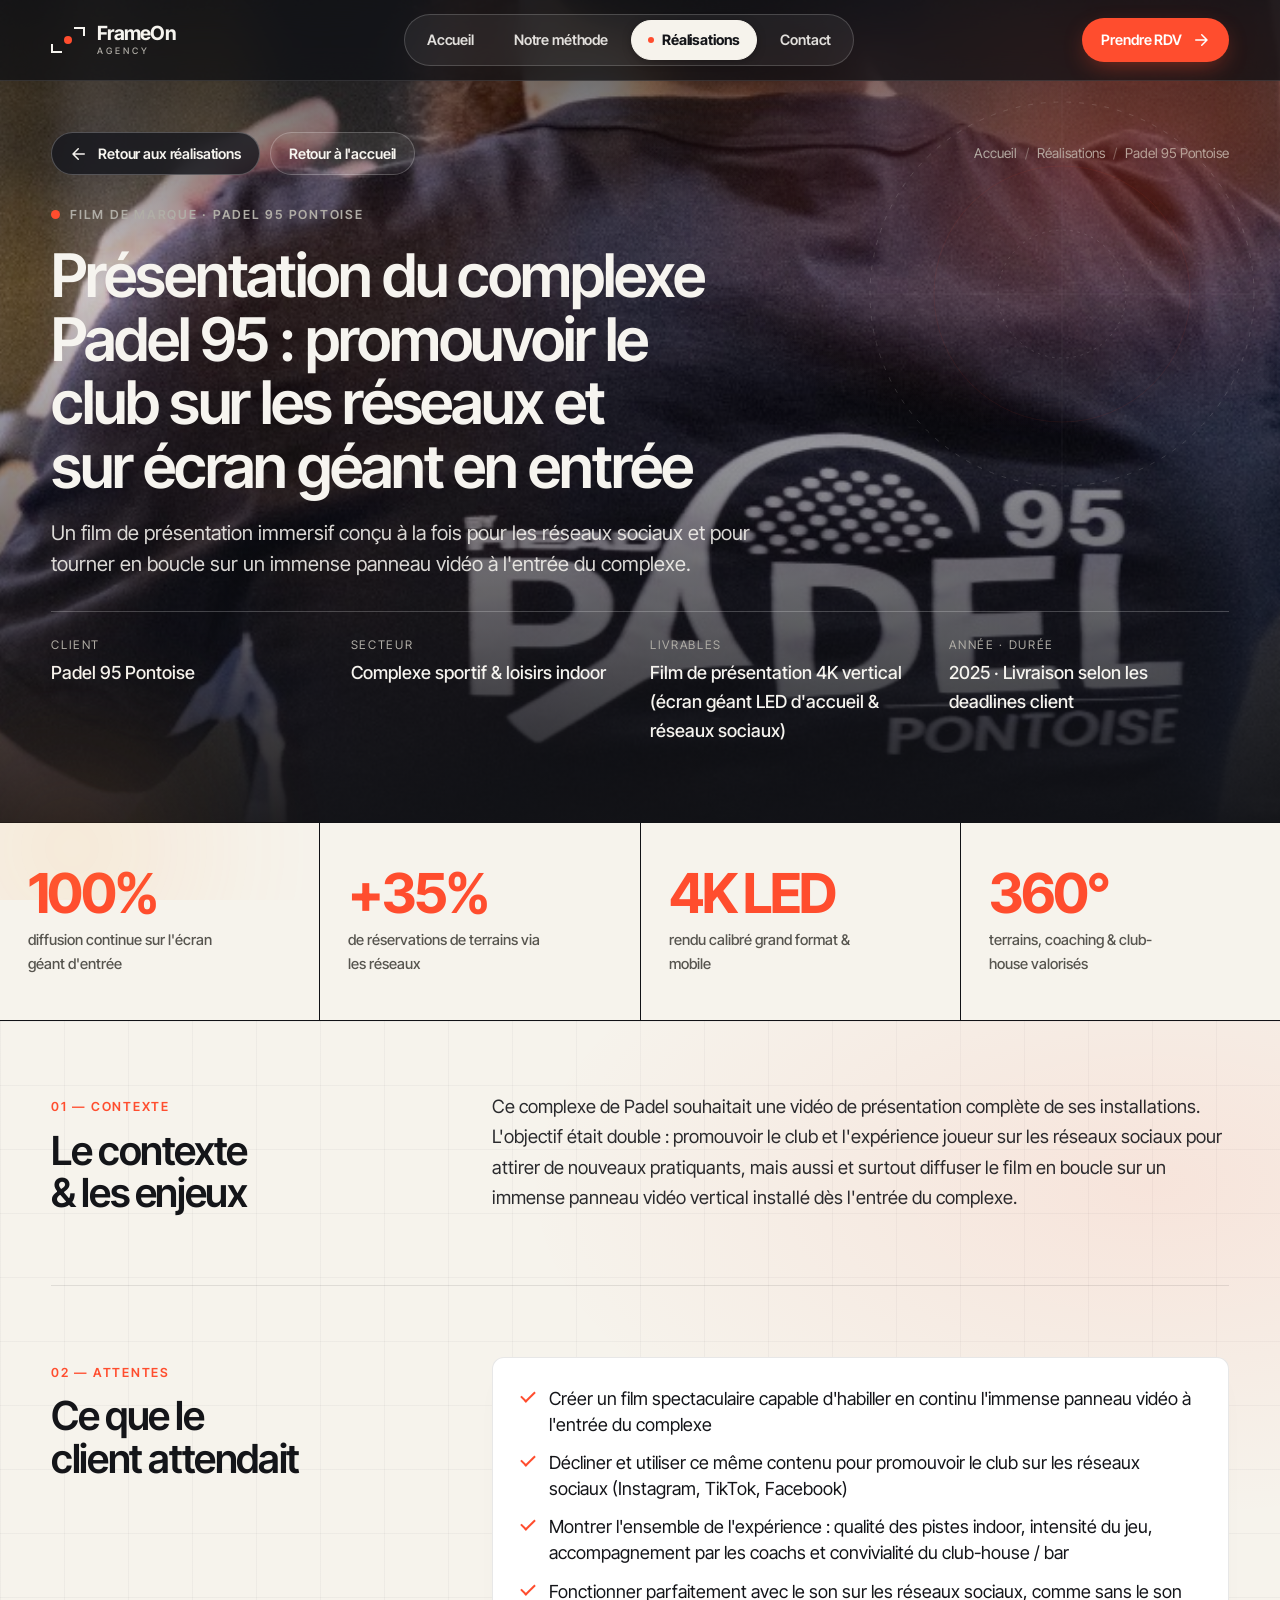
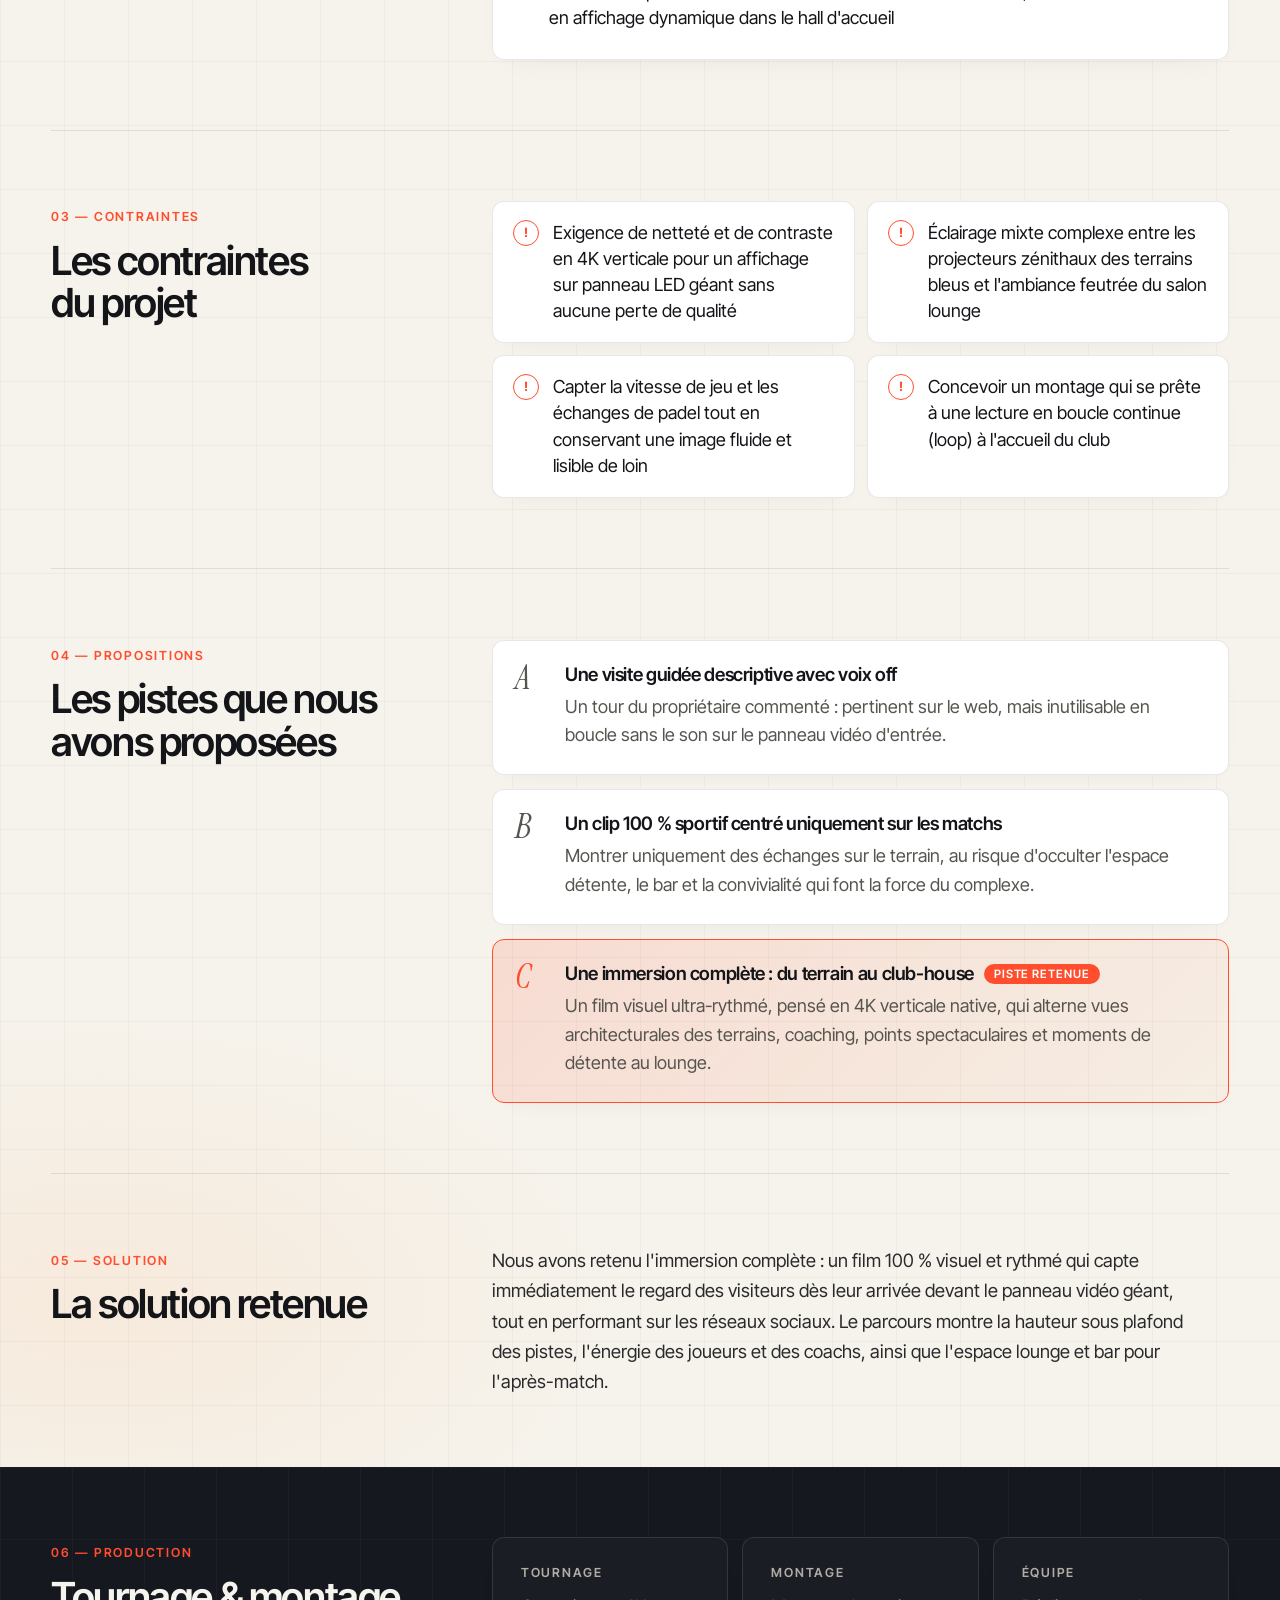
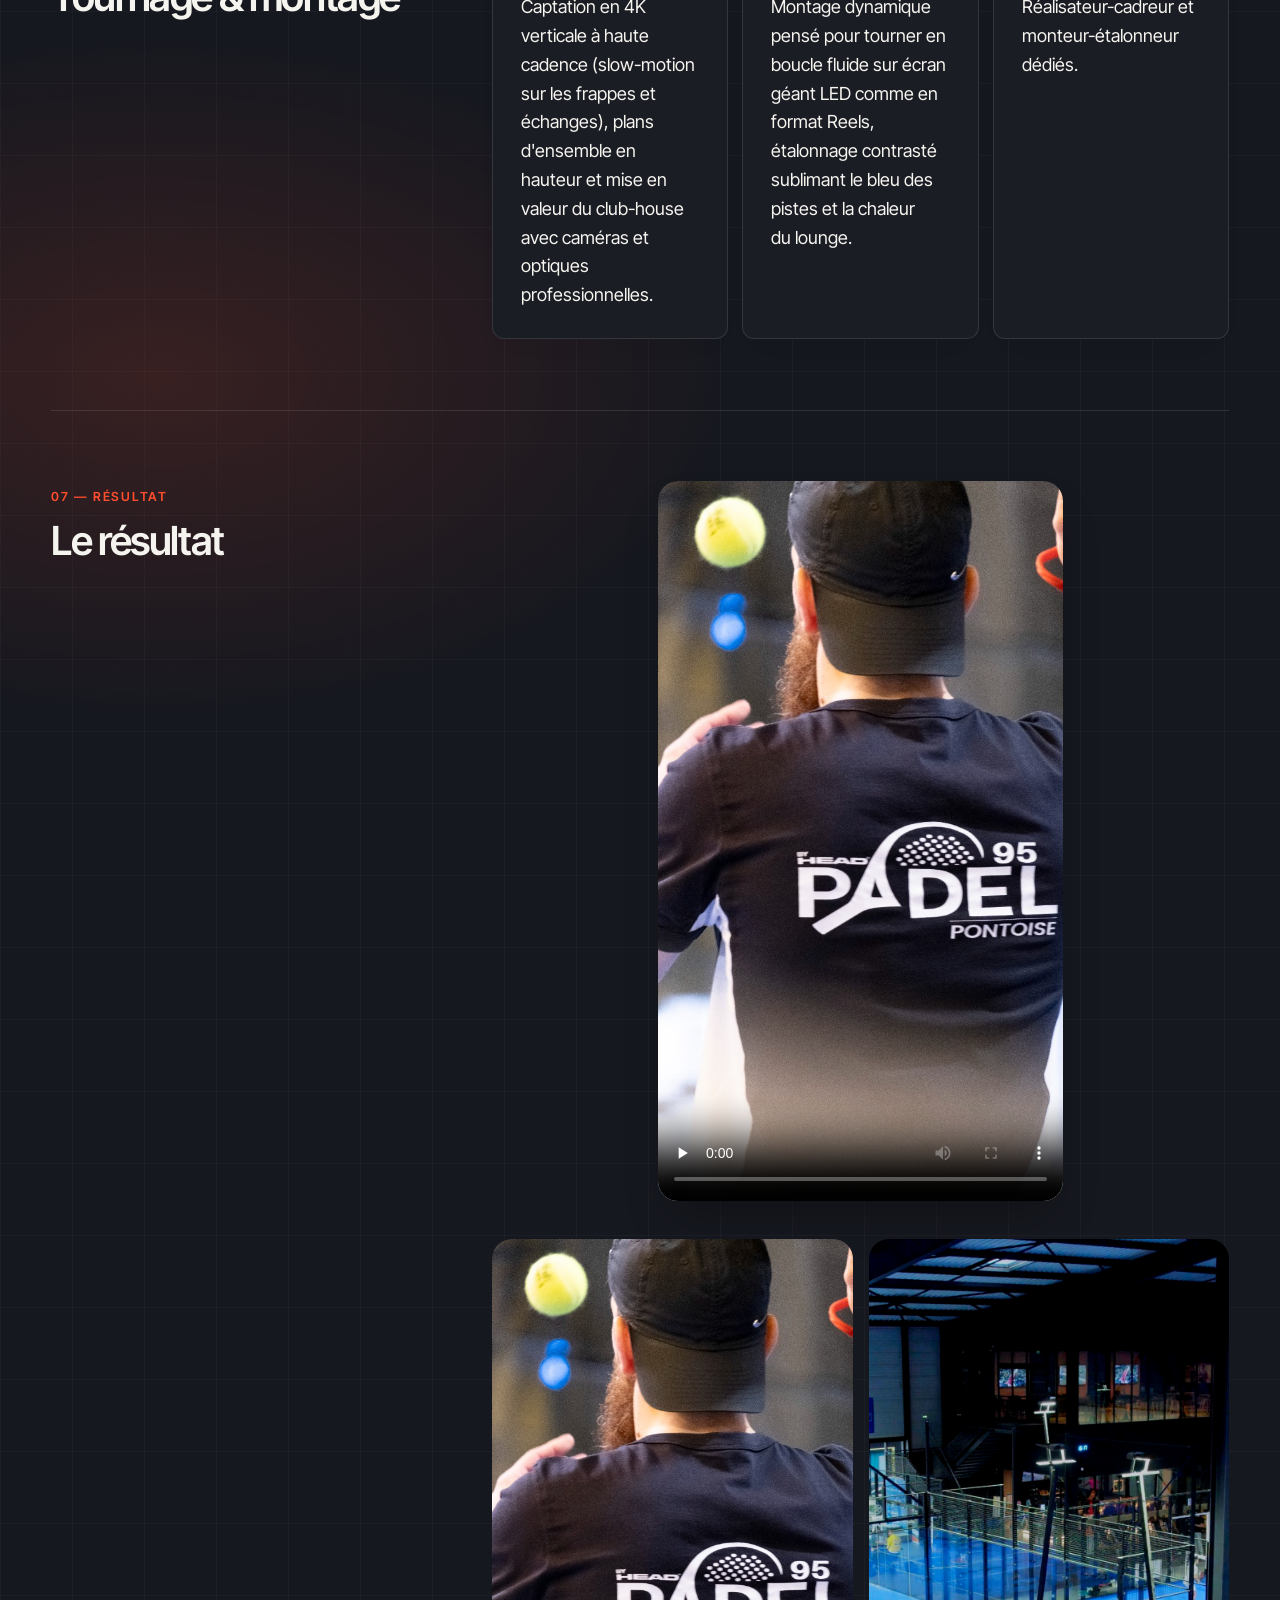
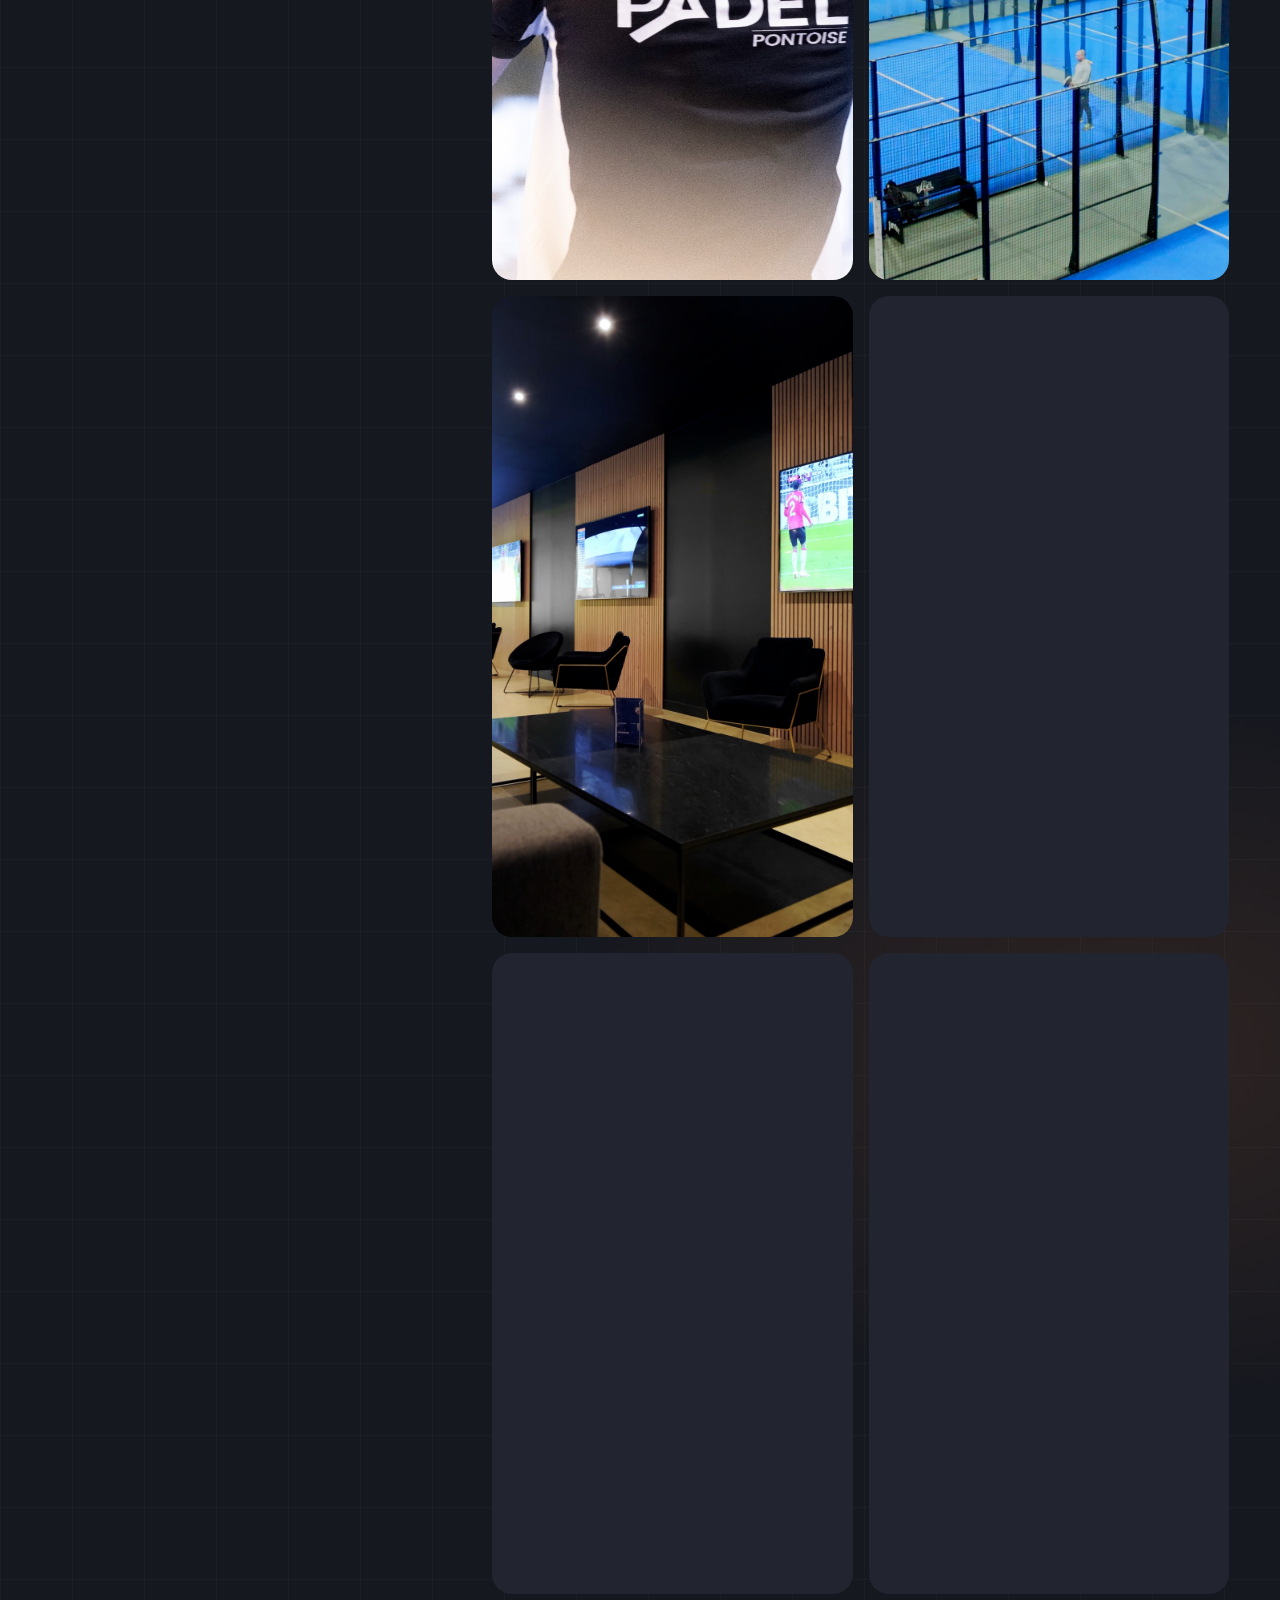
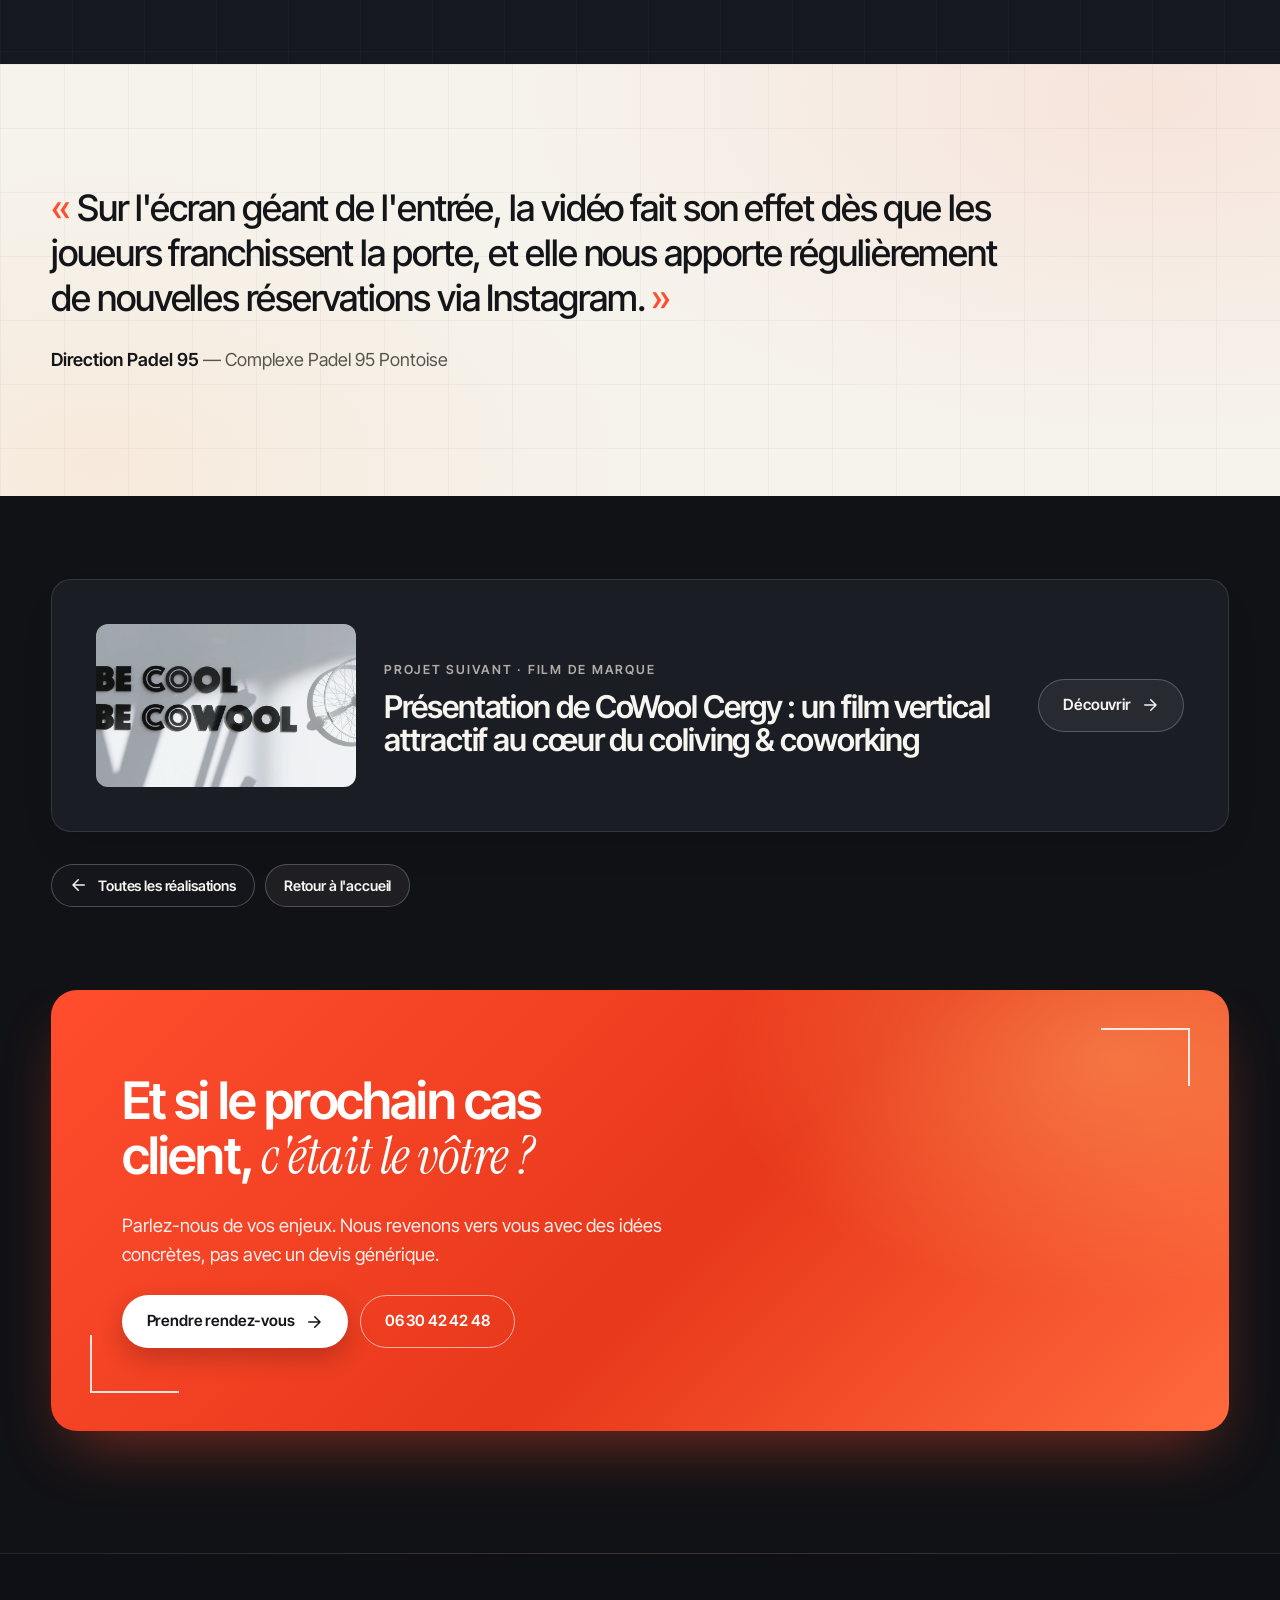
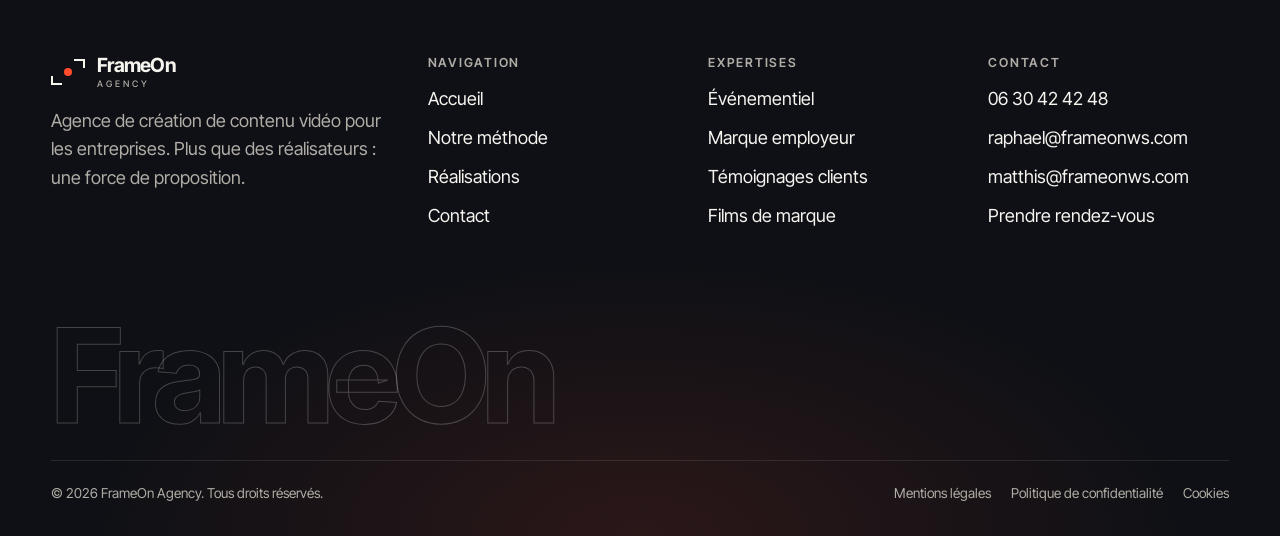
<file: projet-presentation-complexe-padel-95.html>
<!DOCTYPE html>
<html lang="fr">
<head>
  <meta charset="utf-8">
  <meta name="viewport" content="width=device-width, initial-scale=1">
  <title>Padel 95 Pontoise : Présentation du complexe Padel 95 : promouvoir le club sur les réseaux et sur écran géant en entrée (Film de marque) | FrameOn Agency</title>
  <meta name="description" content="Cas client Padel 95 Pontoise (Complexe sportif &amp; loisirs indoor) : Un film de présentation immersif conçu à la fois pour les réseaux sociaux et pour tourner en boucle sur un immense panneau vidéo à l&#x27;entrée du complexe. Résultats : 100% diffusion continue sur l&#x27;écran géant d&#x27;entrée, +35% de réservations de terrains via les réseaux.">
  <meta name="robots" content="index, follow, max-image-preview:large, max-snippet:-1, max-video-preview:-1">
  <meta name="author" content="FrameOn Agency">
  <meta name="theme-color" content="#0b0b0c">
  <link rel="canonical" href="https://www.frameon-agency.com/projet-presentation-complexe-padel-95.html">
  <link rel="alternate" hreflang="fr-FR" href="https://www.frameon-agency.com/projet-presentation-complexe-padel-95.html">
  <link rel="alternate" hreflang="x-default" href="https://www.frameon-agency.com/projet-presentation-complexe-padel-95.html">
  <meta property="og:type" content="article">
  <meta property="og:site_name" content="FrameOn Agency">
  <meta property="og:title" content="Padel 95 Pontoise : Présentation du complexe Padel 95 : promouvoir le club sur les réseaux et sur écran géant en entrée (Film de marque) | FrameOn Agency">
  <meta property="og:description" content="Cas client Padel 95 Pontoise (Complexe sportif &amp; loisirs indoor) : Un film de présentation immersif conçu à la fois pour les réseaux sociaux et pour tourner en boucle sur un immense panneau vidéo à l&#x27;entrée du complexe. Résultats : 100% diffusion continue sur l&#x27;écran géant d&#x27;entrée, +35% de réservations de terrains via les réseaux.">
  <meta property="og:url" content="https://www.frameon-agency.com/projet-presentation-complexe-padel-95.html">
  <meta property="og:image" content="https://www.frameon-agency.com/assets/img/padel-cover.jpg?v=3">
  <meta property="og:image:width" content="1800">
  <meta property="og:image:height" content="1004">
  <meta property="og:image:alt" content="Padel 95 Pontoise — Présentation du complexe Padel 95 : promouvoir le club sur les réseaux et sur écran géant en entrée">
  <meta property="og:locale" content="fr_FR">
  <meta name="twitter:card" content="summary_large_image">
  <meta name="twitter:title" content="Padel 95 Pontoise : Présentation du complexe Padel 95 : promouvoir le club sur les réseaux et sur écran géant en entrée (Film de marque) | FrameOn Agency">
  <meta name="twitter:description" content="Cas client Padel 95 Pontoise (Complexe sportif &amp; loisirs indoor) : Un film de présentation immersif conçu à la fois pour les réseaux sociaux et pour tourner en boucle sur un immense panneau vidéo à l&#x27;entrée du complexe. Résultats : 100% diffusion continue sur l&#x27;écran géant d&#x27;entrée, +35% de réservations de terrains via les réseaux.">
  <meta name="twitter:image" content="https://www.frameon-agency.com/assets/img/padel-cover.jpg?v=3">
  <meta name="twitter:image:alt" content="Padel 95 Pontoise — Présentation du complexe Padel 95 : promouvoir le club sur les réseaux et sur écran géant en entrée">
  <link rel="icon" href="favicon.svg" type="image/svg+xml">
  <link rel="manifest" href="site.webmanifest">
  <link rel="preconnect" href="https://fonts.googleapis.com">
  <link rel="preconnect" href="https://fonts.gstatic.com" crossorigin>
  <link rel="stylesheet" href="https://fonts.googleapis.com/css2?family=Instrument+Serif:ital@0;1&family=Inter+Tight:wght@400;500;600;700&display=swap">
  <link rel="stylesheet" href="assets/css/style.css?v=668f3b50">
  <link rel="preload" as="image" href="assets/img/padel-cover.jpg?v=3" fetchpriority="high">
  <script type="application/ld+json">
{
  "@context": "https://schema.org",
  "@graph": [
    {
      "@type": "BreadcrumbList",
      "itemListElement": [
        {
          "@type": "ListItem",
          "position": 1,
          "name": "Accueil",
          "item": "https://www.frameon-agency.com/"
        },
        {
          "@type": "ListItem",
          "position": 2,
          "name": "Réalisations",
          "item": "https://www.frameon-agency.com/realisations.html"
        },
        {
          "@type": "ListItem",
          "position": 3,
          "name": "Padel 95 Pontoise — Présentation du complexe Padel 95 : promouvoir le club sur les réseaux et sur écran géant en entrée",
          "item": "https://www.frameon-agency.com/projet-presentation-complexe-padel-95.html"
        }
      ]
    },
    {
      "@type": "Article",
      "headline": "Padel 95 Pontoise — Présentation du complexe Padel 95 : promouvoir le club sur les réseaux et sur écran géant en entrée",
      "description": "Un film de présentation immersif conçu à la fois pour les réseaux sociaux et pour tourner en boucle sur un immense panneau vidéo à l'entrée du complexe.",
      "image": [
        "https://www.frameon-agency.com/assets/img/padel-cover.jpg?v=3",
        "https://www.frameon-agency.com/assets/img/padel-4.jpg?v=3",
        "https://www.frameon-agency.com/assets/img/padel-1.jpg",
        "https://www.frameon-agency.com/assets/img/padel-2.jpg",
        "https://www.frameon-agency.com/assets/img/padel-3.jpg",
        "https://www.frameon-agency.com/assets/img/padel-5.jpg",
        "https://www.frameon-agency.com/assets/img/padel-6.jpg"
      ],
      "datePublished": "2025-01-15",
      "author": {
        "@type": "Organization",
        "name": "FrameOn Agency",
        "url": "https://www.frameon-agency.com/"
      },
      "publisher": {
        "@type": "Organization",
        "name": "FrameOn Agency",
        "logo": {
          "@type": "ImageObject",
          "url": "https://www.frameon-agency.com/favicon.svg"
        }
      },
      "mainEntityOfPage": "https://www.frameon-agency.com/projet-presentation-complexe-padel-95.html",
      "about": [
        "Film de marque",
        "Complexe sportif & loisirs indoor",
        "Padel 95 Pontoise"
      ]
    },
    {
      "@type": "VideoObject",
      "name": "Padel 95 Pontoise — Présentation du complexe Padel 95 : promouvoir le club sur les réseaux et sur écran géant en entrée",
      "description": "Un film de présentation immersif conçu à la fois pour les réseaux sociaux et pour tourner en boucle sur un immense panneau vidéo à l'entrée du complexe.",
      "thumbnailUrl": [
        "https://www.frameon-agency.com/assets/img/padel-cover.jpg?v=3"
      ],
      "contentUrl": "https://pub-6c9e8bcb056c47b68cb0cc7cf6d4802c.r2.dev/padel95.mp4",
      "uploadDate": "2025-01-15T09:00:00+01:00"
    },
    {
      "@type": "Review",
      "itemReviewed": {
        "@type": "Organization",
        "name": "FrameOn Agency"
      },
      "author": {
        "@type": "Person",
        "name": "Direction Padel 95",
        "jobTitle": "Complexe Padel 95 Pontoise"
      },
      "reviewBody": "Sur l'écran géant de l'entrée, la vidéo fait son effet dès que les joueurs franchissent la porte, et elle nous apporte régulièrement de nouvelles réservations via Instagram.",
      "reviewRating": {
        "@type": "Rating",
        "ratingValue": "5",
        "bestRating": "5"
      }
    }
  ]
}
  </script>
</head>
<body>
  <div id="scroll-progress"></div>
  <a class="skip-link visually-hidden" href="#contenu">Aller au contenu</a>
  <header class="site-header">
    <div class="container header-inner">
      <a class="logo" href="index.html" aria-label="FrameOn Agency — Accueil">
        <span class="logo-mark" aria-hidden="true"><span class="rec-dot"></span></span>
        <span>FrameOn<small>AGENCY</small></span>
      </a>
      <nav class="main-nav" aria-label="Navigation principale">
        <ul>
            <li><a href="index.html">Accueil</a></li>
            <li><a href="methode.html">Notre méthode</a></li>
            <li><a href="realisations.html" aria-current="page">Réalisations</a></li>
            <li><a href="contact.html">Contact</a></li>
        </ul>
      </nav>
      <div class="header-cta">
        <a class="btn btn--small" href="contact.html#rendez-vous">Prendre RDV <svg viewBox="0 0 24 24" fill="none" stroke="currentColor" stroke-width="2" stroke-linecap="round" stroke-linejoin="round" aria-hidden="true"><path d="M5 12h14M13 5l7 7-7 7"/></svg></a>
        <button class="menu-toggle" type="button" popovertarget="mobile-menu" aria-label="Ouvrir le menu">
          <span></span><span></span>
        </button>
      </div>
    </div>
  </header>

  <div id="mobile-menu" class="mobile-menu" popover>
    <div class="mobile-menu-inner">
      <div class="mobile-menu-top">
        <a class="logo" href="index.html" aria-label="FrameOn Agency — Accueil">
          <span class="logo-mark" aria-hidden="true"><span class="rec-dot"></span></span>
        <span>FrameOn<small>AGENCY</small></span>
        </a>
        <button class="close-btn" type="button" popovertarget="mobile-menu" popovertargetaction="hide" aria-label="Fermer le menu">×</button>
      </div>
      <nav aria-label="Navigation mobile">
        <ul>
            <li><a href="index.html">Accueil</a></li>
            <li><a href="methode.html">Notre méthode</a></li>
            <li><a href="realisations.html" aria-current="page">Réalisations</a></li>
            <li><a href="contact.html">Contact</a></li>
        </ul>
      </nav>
      <div class="mobile-menu-foot">
        <a class="btn" href="contact.html#rendez-vous">Prendre rendez-vous <svg viewBox="0 0 24 24" fill="none" stroke="currentColor" stroke-width="2" stroke-linecap="round" stroke-linejoin="round" aria-hidden="true"><path d="M5 12h14M13 5l7 7-7 7"/></svg></a>
        <a href="tel:+33630424248">06 30 42 42 48</a>
        <a href="mailto:raphael@frameonws.com">raphael@frameonws.com</a>
        <a href="mailto:matthis@frameonws.com">matthis@frameonws.com</a>
      </div>
    </div>
  </div>

  <main id="contenu" data-project-page data-rendered-slug="presentation-complexe-padel-95">
    <section class="project-hero">
      <img class="project-hero-img" src="assets/img/padel-cover.jpg?v=3" alt="Padel 95 Pontoise — Présentation du complexe Padel 95 : promouvoir le club sur les réseaux et sur écran géant en entrée" width="1800" height="1004" fetchpriority="high">
      <div class="container">
        <div class="project-back-bar">
          <div class="project-back-actions">
            <a class="btn btn--back btn--small" href="realisations.html"><svg viewBox="0 0 24 24" fill="none" stroke="currentColor" stroke-width="2" stroke-linecap="round" stroke-linejoin="round" aria-hidden="true"><path d="M19 12H5M11 19l-7-7 7-7"/></svg> Retour aux réalisations</a>
            <a class="btn btn--ghost btn--small" href="index.html">Retour à l'accueil</a>
          </div>
          <ol class="breadcrumb" aria-label="Fil d'Ariane">
            <li><a href="index.html">Accueil</a></li>
            <li><a href="realisations.html">Réalisations</a></li>
            <li aria-current="page">Padel 95 Pontoise</li>
          </ol>
        </div>
        <p class="eyebrow"><span class="rec-dot"></span>Film de marque · Padel 95 Pontoise</p>
        <h1>Présentation du complexe Padel 95 : promouvoir le club sur les réseaux et sur écran géant en entrée</h1>
        <p class="lead">Un film de présentation immersif conçu à la fois pour les réseaux sociaux et pour tourner en boucle sur un immense panneau vidéo à l&#x27;entrée du complexe.</p>
        <dl class="project-facts">
          <div><dt>Client</dt><dd>Padel 95 Pontoise</dd></div>
          <div><dt>Secteur</dt><dd>Complexe sportif &amp; loisirs indoor</dd></div>
          <div><dt>Livrables</dt><dd>Film de présentation 4K vertical (écran géant LED d&#x27;accueil &amp; réseaux sociaux)</dd></div>
          <div><dt>Année · Durée</dt><dd>2025 · Livraison selon les deadlines client</dd></div>
        </dl>
      </div>
    </section>

    <section aria-labelledby="kpi-title">
      <h2 id="kpi-title" class="visually-hidden">Résultats obtenus</h2>
      <ul class="kpis" style="--kpi-count:4">
        <li class="reveal"><strong data-count>100%</strong><span>diffusion continue sur l&#x27;écran géant d&#x27;entrée</span></li><li class="reveal"><strong data-count>+35%</strong><span>de réservations de terrains via les réseaux</span></li><li class="reveal"><strong data-count>4K LED</strong><span>rendu calibré grand format &amp; mobile</span></li><li class="reveal"><strong data-count>360°</strong><span>terrains, coaching &amp; club-house valorisés</span></li>
      </ul>
    </section>

    <div class="section--light">
      <div class="container">
        <section class="case-section">
          <div class="case-section-head reveal">
            <p class="eyebrow">01 — Contexte</p>
            <h2>Le contexte &amp; les enjeux</h2>
          </div>
          <div class="case-section-body reveal"><p>Ce complexe de Padel souhaitait une vidéo de présentation complète de ses installations. L&#x27;objectif était double : promouvoir le club et l&#x27;expérience joueur sur les réseaux sociaux pour attirer de nouveaux pratiquants, mais aussi et surtout diffuser le film en boucle sur un immense panneau vidéo vertical installé dès l&#x27;entrée du complexe.</p></div>
        </section>

        <section class="case-section">
          <div class="case-section-head reveal">
            <p class="eyebrow">02 — Attentes</p>
            <h2>Ce que le client attendait</h2>
          </div>
          <div class="case-section-body reveal">
            <div class="box"><ul class="check-list"><li>Créer un film spectaculaire capable d&#x27;habiller en continu l&#x27;immense panneau vidéo à l&#x27;entrée du complexe</li><li>Décliner et utiliser ce même contenu pour promouvoir le club sur les réseaux sociaux (Instagram, TikTok, Facebook)</li><li>Montrer l&#x27;ensemble de l&#x27;expérience : qualité des pistes indoor, intensité du jeu, accompagnement par les coachs et convivialité du club-house / bar</li><li>Fonctionner parfaitement avec le son sur les réseaux sociaux, comme sans le son en affichage dynamique dans le hall d&#x27;accueil</li></ul></div>
          </div>
        </section>

        <section class="case-section">
          <div class="case-section-head reveal">
            <p class="eyebrow">03 — Contraintes</p>
            <h2>Les contraintes du projet</h2>
          </div>
          <div class="case-section-body reveal"><ul class="constraints"><li>Exigence de netteté et de contraste en 4K verticale pour un affichage sur panneau LED géant sans aucune perte de qualité</li><li>Éclairage mixte complexe entre les projecteurs zénithaux des terrains bleus et l&#x27;ambiance feutrée du salon lounge</li><li>Capter la vitesse de jeu et les échanges de padel tout en conservant une image fluide et lisible de loin</li><li>Concevoir un montage qui se prête à une lecture en boucle continue (loop) à l&#x27;accueil du club</li></ul></div>
        </section>

        <section class="case-section">
          <div class="case-section-head reveal">
            <p class="eyebrow">04 — Propositions</p>
            <h2>Les pistes que nous avons proposées</h2>
          </div>
          <div class="case-section-body reveal">
            <ol class="tracks"><li class="track">
                <span class="track-letter" aria-hidden="true">A</span>
                <h3>Une visite guidée descriptive avec voix off</h3>
                <p>Un tour du propriétaire commenté : pertinent sur le web, mais inutilisable en boucle sans le son sur le panneau vidéo d&#x27;entrée.</p>
              </li><li class="track">
                <span class="track-letter" aria-hidden="true">B</span>
                <h3>Un clip 100 % sportif centré uniquement sur les matchs</h3>
                <p>Montrer uniquement des échanges sur le terrain, au risque d&#x27;occulter l&#x27;espace détente, le bar et la convivialité qui font la force du complexe.</p>
              </li><li class="track track--chosen">
                <span class="track-letter" aria-hidden="true">C</span>
                <h3>Une immersion complète : du terrain au club-house <span class="chosen-badge">Piste retenue</span></h3>
                <p>Un film visuel ultra-rythmé, pensé en 4K verticale native, qui alterne vues architecturales des terrains, coaching, points spectaculaires et moments de détente au lounge.</p>
              </li></ol>
          </div>
        </section>

        <section class="case-section" style="border-bottom:0">
          <div class="case-section-head reveal">
            <p class="eyebrow">05 — Solution</p>
            <h2>La solution retenue</h2>
          </div>
          <div class="case-section-body reveal"><p>Nous avons retenu l&#x27;immersion complète : un film 100 % visuel et rythmé qui capte immédiatement le regard des visiteurs dès leur arrivée devant le panneau vidéo géant, tout en performant sur les réseaux sociaux. Le parcours montre la hauteur sous plafond des pistes, l&#x27;énergie des joueurs et des coachs, ainsi que l&#x27;espace lounge et bar pour l&#x27;après-match.</p></div>
        </section>
      </div>
    </div>

    <div class="section--alt">
      <div class="bg-decor" aria-hidden="true">
        <div class="orb orb--warm" style="top:-120px;right:-100px"></div>
        <div class="orb orb--amber" style="bottom:-140px;left:-120px"></div>
        <svg viewBox="0 0 800 600" fill="none" style="position:absolute;right:-8%;top:6%;width:640px;height:480px;opacity:.18">
          <circle cx="400" cy="300" r="240" stroke="currentColor" stroke-dasharray="6 10"/>
          <circle cx="400" cy="300" r="160" stroke="#ff4d2e" stroke-opacity=".5"/>
          <circle cx="400" cy="300" r="80" stroke="currentColor" stroke-dasharray="3 6"/>
          <line x1="120" y1="300" x2="680" y2="300" stroke="currentColor" stroke-opacity=".35"/>
          <line x1="400" y1="40" x2="400" y2="560" stroke="currentColor" stroke-opacity=".35"/>
        </svg>
      </div>
      <div class="container">
      <section class="case-section">
        <div class="case-section-head reveal">
          <p class="eyebrow">06 — Production</p>
          <h2>Tournage &amp; montage</h2>
        </div>
        <div class="case-section-body reveal">
          <div class="prod-grid">
            <div class="box"><h3>Tournage</h3><p>Captation en 4K verticale à haute cadence (slow-motion sur les frappes et échanges), plans d&#x27;ensemble en hauteur et mise en valeur du club-house avec caméras et optiques professionnelles.</p></div>
            <div class="box"><h3>Montage</h3><p>Montage dynamique pensé pour tourner en boucle fluide sur écran géant LED comme en format Reels, étalonnage contrasté sublimant le bleu des pistes et la chaleur du lounge.</p></div>
            <div class="box"><h3>Équipe</h3><p>Réalisateur-cadreur et monteur-étalonneur dédiés.</p></div>
          </div>
        </div>
      </section>

        <section class="case-section" style="border-bottom:0">
          <div class="case-section-head reveal">
            <p class="eyebrow">07 — Résultat</p>
            <h2>Le résultat</h2>
          </div>
          <div class="case-section-body reveal">
            <div class="result-video result-video--vertical"><video controls loading="lazy" playsinline preload="none" width="1080" height="1920" poster="assets/img/padel-4.jpg?v=3"><source src="https://pub-6c9e8bcb056c47b68cb0cc7cf6d4802c.r2.dev/padel95.mp4" type="video/mp4">Votre navigateur ne lit pas cette vidéo.</video></div>
            <div class="gallery"><figure><img src="assets/img/padel-4.jpg?v=3" alt="Photo du projet Padel 95 Pontoise — Présentation du complexe Padel 95 : promouvoir le club sur les réseaux et sur écran géant en entrée (1)" width="1800" height="1004" loading="lazy" decoding="async"></figure><figure><img src="assets/img/padel-1.jpg" alt="Photo du projet Padel 95 Pontoise — Présentation du complexe Padel 95 : promouvoir le club sur les réseaux et sur écran géant en entrée (2)" width="1800" height="1004" loading="lazy" decoding="async"></figure><figure><img src="assets/img/padel-2.jpg" alt="Photo du projet Padel 95 Pontoise — Présentation du complexe Padel 95 : promouvoir le club sur les réseaux et sur écran géant en entrée (3)" width="1800" height="1004" loading="lazy" decoding="async"></figure><figure><img src="assets/img/padel-3.jpg" alt="Photo du projet Padel 95 Pontoise — Présentation du complexe Padel 95 : promouvoir le club sur les réseaux et sur écran géant en entrée (4)" width="1800" height="1004" loading="lazy" decoding="async"></figure><figure><img src="assets/img/padel-5.jpg" alt="Photo du projet Padel 95 Pontoise — Présentation du complexe Padel 95 : promouvoir le club sur les réseaux et sur écran géant en entrée (5)" width="1800" height="1004" loading="lazy" decoding="async"></figure><figure><img src="assets/img/padel-6.jpg" alt="Photo du projet Padel 95 Pontoise — Présentation du complexe Padel 95 : promouvoir le club sur les réseaux et sur écran géant en entrée (6)" width="1800" height="1004" loading="lazy" decoding="async"></figure></div>
          </div>
        </section>
      </div>
    </div>
    <section class="section section--light">
      <div class="container">
        <figure class="big-quote reveal">
          <blockquote><p>Sur l&#x27;écran géant de l&#x27;entrée, la vidéo fait son effet dès que les joueurs franchissent la porte, et elle nous apporte régulièrement de nouvelles réservations via Instagram.</p></blockquote>
          <figcaption><strong>Direction Padel 95</strong> — Complexe Padel 95 Pontoise</figcaption>
        </figure>
      </div>
    </section>

    <section class="section--tight">
      <div class="container">
        <a class="next-project reveal" href="projet-presentation-cowool-cergy-coliving-coworking.html">
          <img src="assets/img/cowool-cover.jpg" alt="CoWool Cergy — Présentation de CoWool Cergy : un film vertical attractif au cœur du coliving &amp; coworking" width="1800" height="1004" loading="lazy">
          <div>
            <p class="eyebrow">Projet suivant · Film de marque</p>
            <h2>Présentation de CoWool Cergy : un film vertical attractif au cœur du coliving &amp; coworking</h2>
          </div>
          <span class="btn btn--ghost">Découvrir <svg viewBox="0 0 24 24" fill="none" stroke="currentColor" stroke-width="2" stroke-linecap="round" stroke-linejoin="round" aria-hidden="true"><path d="M5 12h14M13 5l7 7-7 7"/></svg></span>
        </a>
        <div class="project-back-actions mt-m reveal">
          <a class="btn btn--back btn--small" href="realisations.html"><svg viewBox="0 0 24 24" fill="none" stroke="currentColor" stroke-width="2" stroke-linecap="round" stroke-linejoin="round" aria-hidden="true"><path d="M19 12H5M11 19l-7-7 7-7"/></svg> Toutes les réalisations</a>
          <a class="btn btn--ghost btn--small" href="index.html">Retour à l'accueil</a>
        </div>
      </div>
    </section>

    <section class="section" style="padding-top:0">
      <div class="container">
        <div class="cta-band reveal">
          <h2 class="h2">Et si le prochain cas client, <em>c'était le vôtre ?</em></h2>
          <p>Parlez-nous de vos enjeux. Nous revenons vers vous avec des idées concrètes, pas avec un devis générique.</p>
          <div class="btn-row">
            <a class="btn" href="contact.html#rendez-vous">Prendre rendez-vous <svg viewBox="0 0 24 24" fill="none" stroke="currentColor" stroke-width="2" stroke-linecap="round" stroke-linejoin="round" aria-hidden="true"><path d="M5 12h14M13 5l7 7-7 7"/></svg></a>
            <a class="btn btn--ghost" href="tel:+33630424248">06 30 42 42 48</a>
          </div>
        </div>
      </div>
    </section>
  </main>

  <footer class="site-footer">
    <div class="container">
      <div class="footer-top">
        <div class="footer-brand">
          <a class="logo" href="index.html" aria-label="FrameOn Agency — Accueil">
            <span class="logo-mark" aria-hidden="true"><span class="rec-dot"></span></span>
        <span>FrameOn<small>AGENCY</small></span>
          </a>
          <p>Agence de création de contenu vidéo pour les entreprises. Plus que des réalisateurs&nbsp;: une force de proposition.</p>
        </div>
        <div class="footer-col">
          <h2>Navigation</h2>
          <ul>
            <li><a href="index.html">Accueil</a></li>
            <li><a href="methode.html">Notre méthode</a></li>
            <li><a href="realisations.html">Réalisations</a></li>
            <li><a href="contact.html">Contact</a></li>
          </ul>
        </div>
        <div class="footer-col">
          <h2>Expertises</h2>
          <ul>
            <li><a href="index.html#services">Événementiel</a></li>
            <li><a href="index.html#services">Marque employeur</a></li>
            <li><a href="index.html#services">Témoignages clients</a></li>
            <li><a href="index.html#services">Films de marque</a></li>
          </ul>
        </div>
        <div class="footer-col">
          <h2>Contact</h2>
          <ul>
            <li><a href="tel:+33630424248">06 30 42 42 48</a></li>
            <li><a href="mailto:raphael@frameonws.com">raphael@frameonws.com</a></li>
            <li><a href="mailto:matthis@frameonws.com">matthis@frameonws.com</a></li>
            <li><a href="contact.html#rendez-vous">Prendre rendez-vous</a></li>
          </ul>
        </div>
      </div>
      <p class="footer-big" aria-hidden="true">FrameOn</p>
      <div class="footer-bottom">
        <p>© <span data-year>2026</span> FrameOn Agency. Tous droits réservés.</p>
        <ul>
          <li><a href="mentions-legales.html">Mentions légales</a></li>
          <li><a href="confidentialite.html">Politique de confidentialité</a></li>
          <li><a href="mentions-legales.html#cookies">Cookies</a></li>
        </ul>
      </div>
    </div>
  </footer>
  <script src="assets/js/projets-data.js?v=20261126" defer></script>
  <script src="assets/js/main.js?v=668f3b50" defer></script>
  <script src="assets/js/projet.js?v=668f3b50" defer></script>
</body>
</html>
</file>
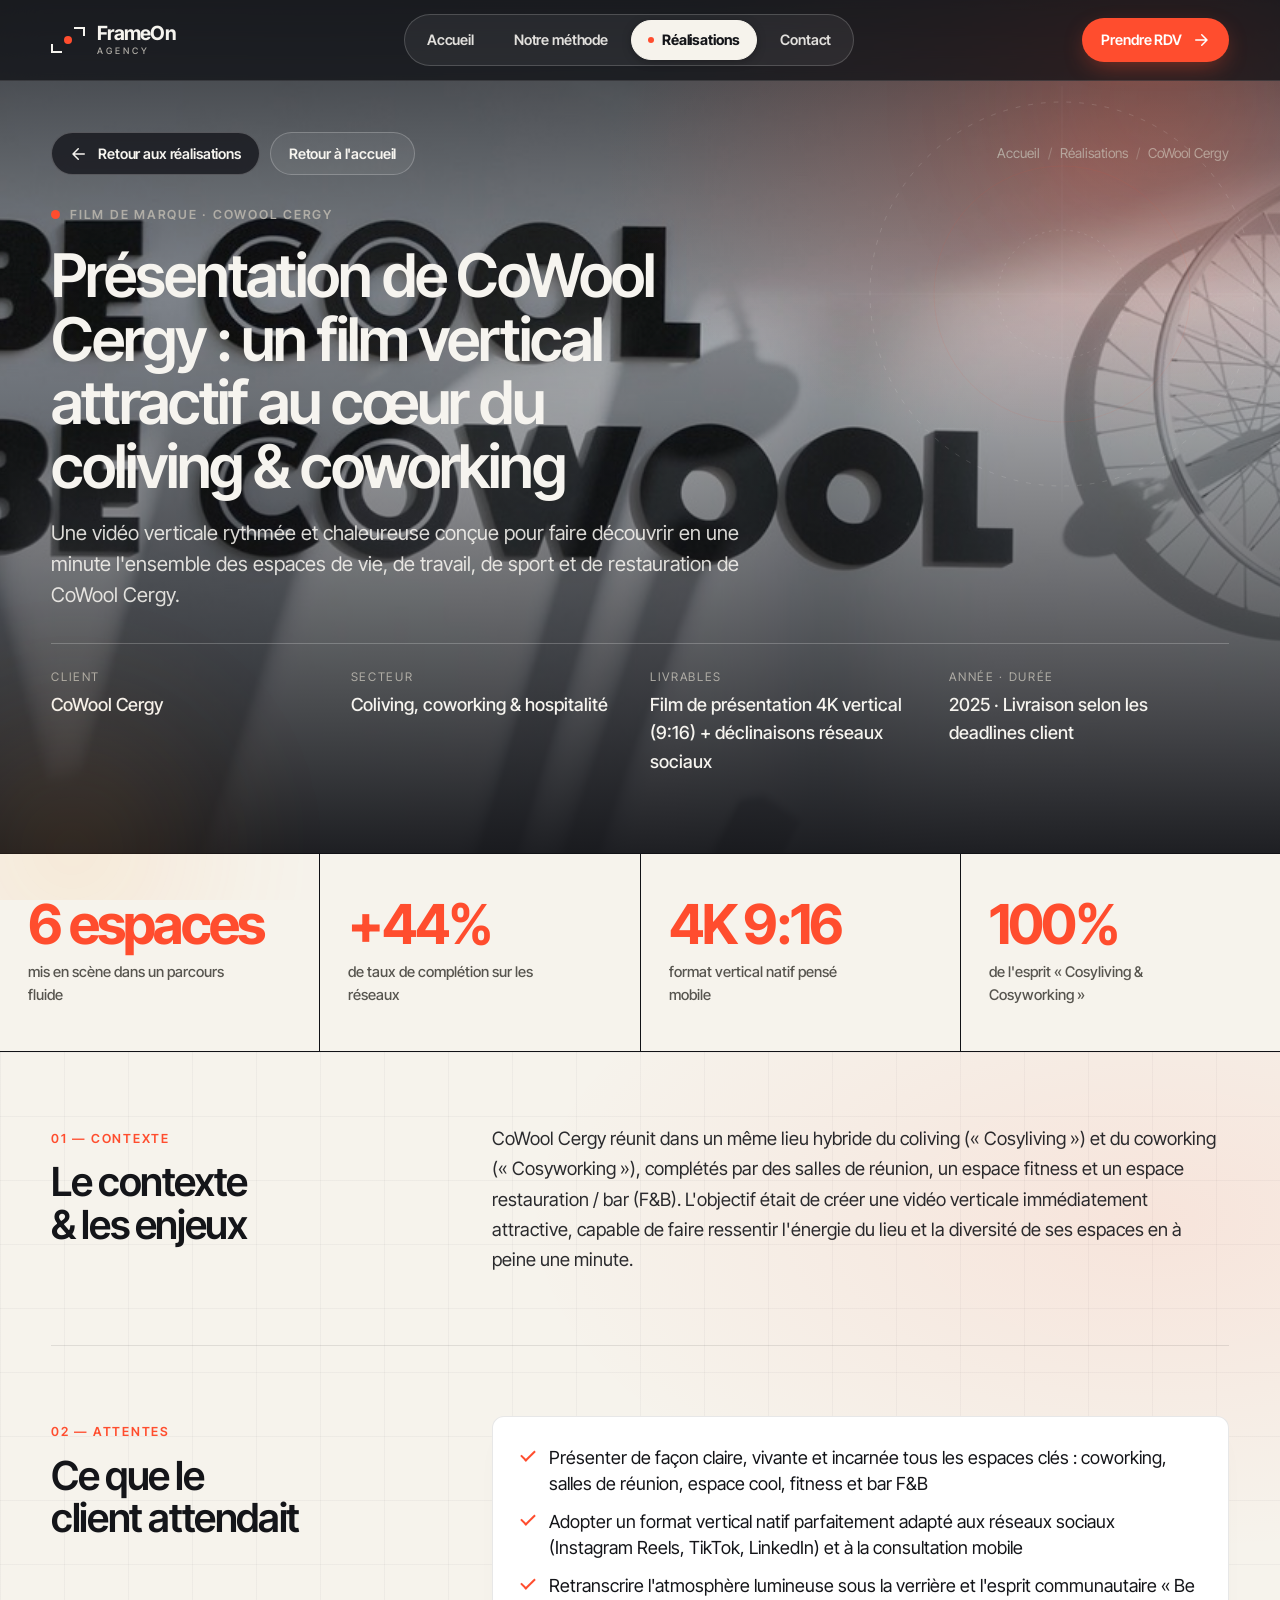
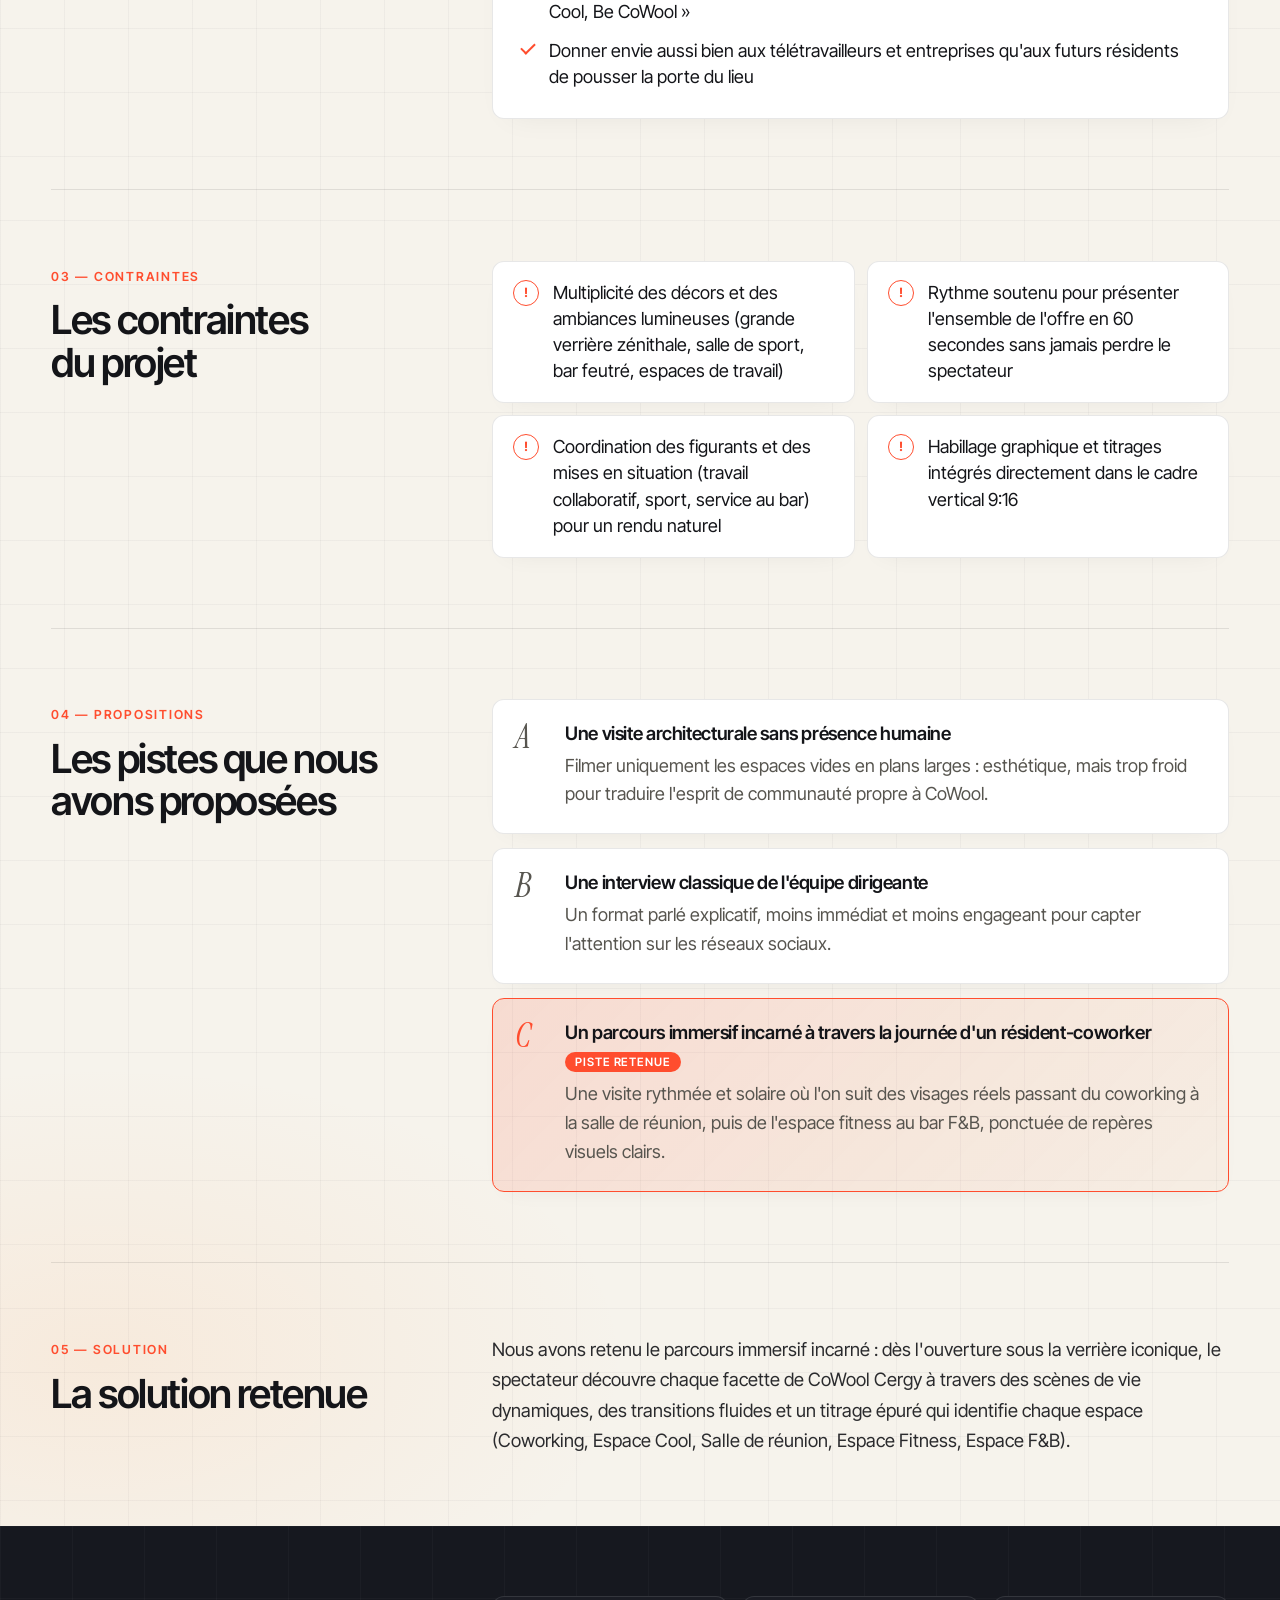
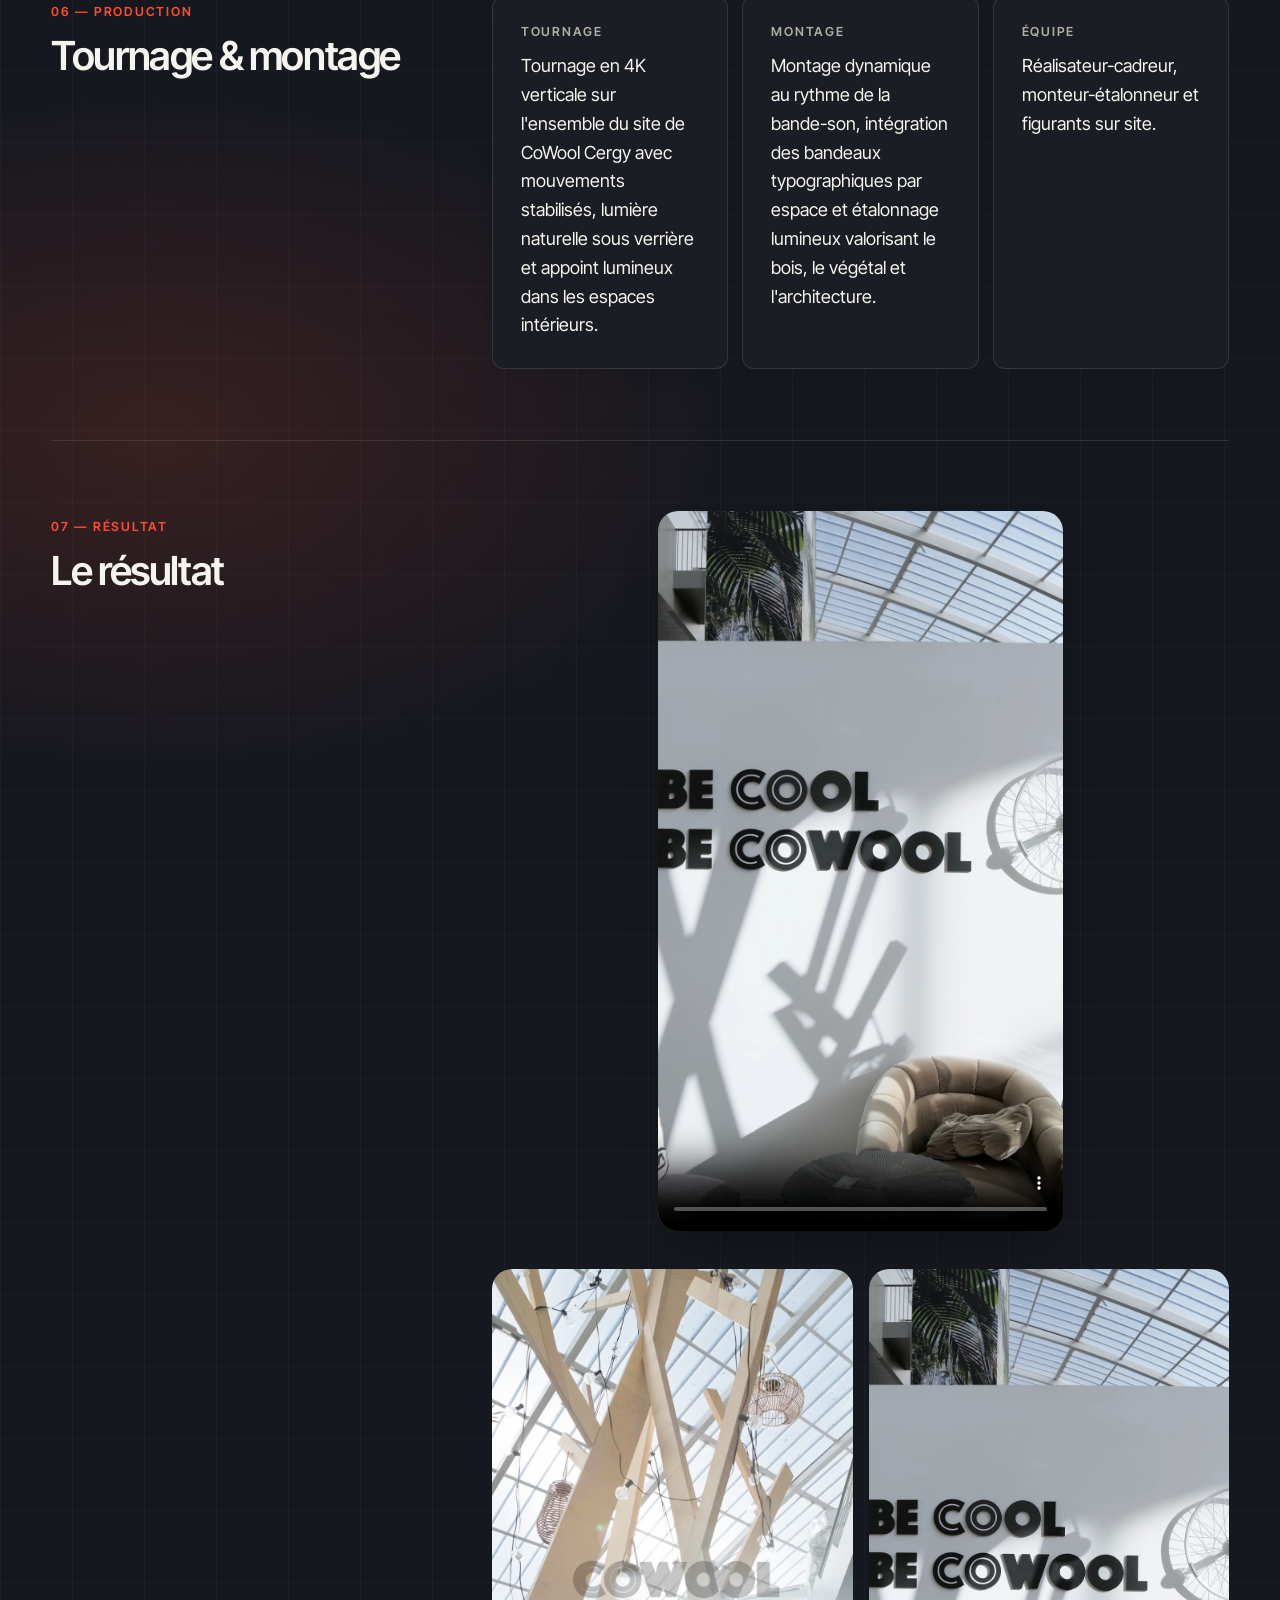
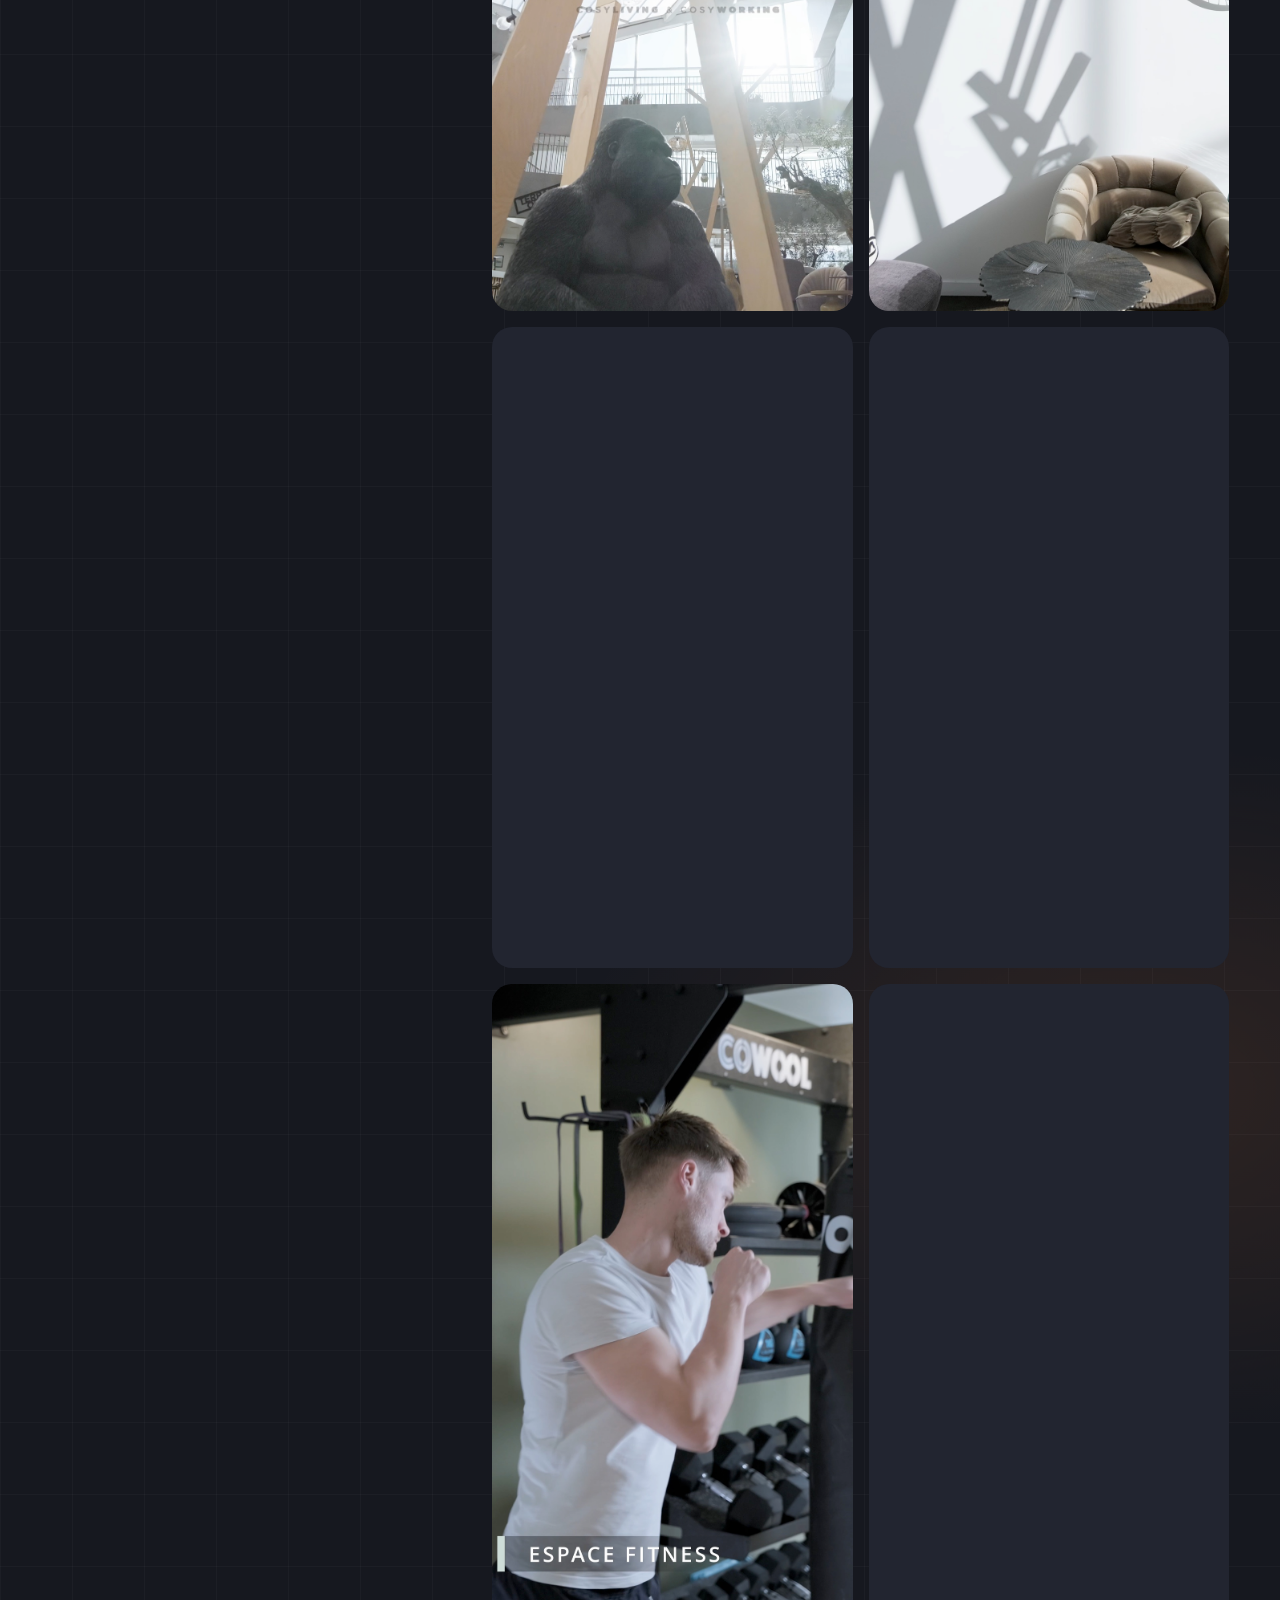
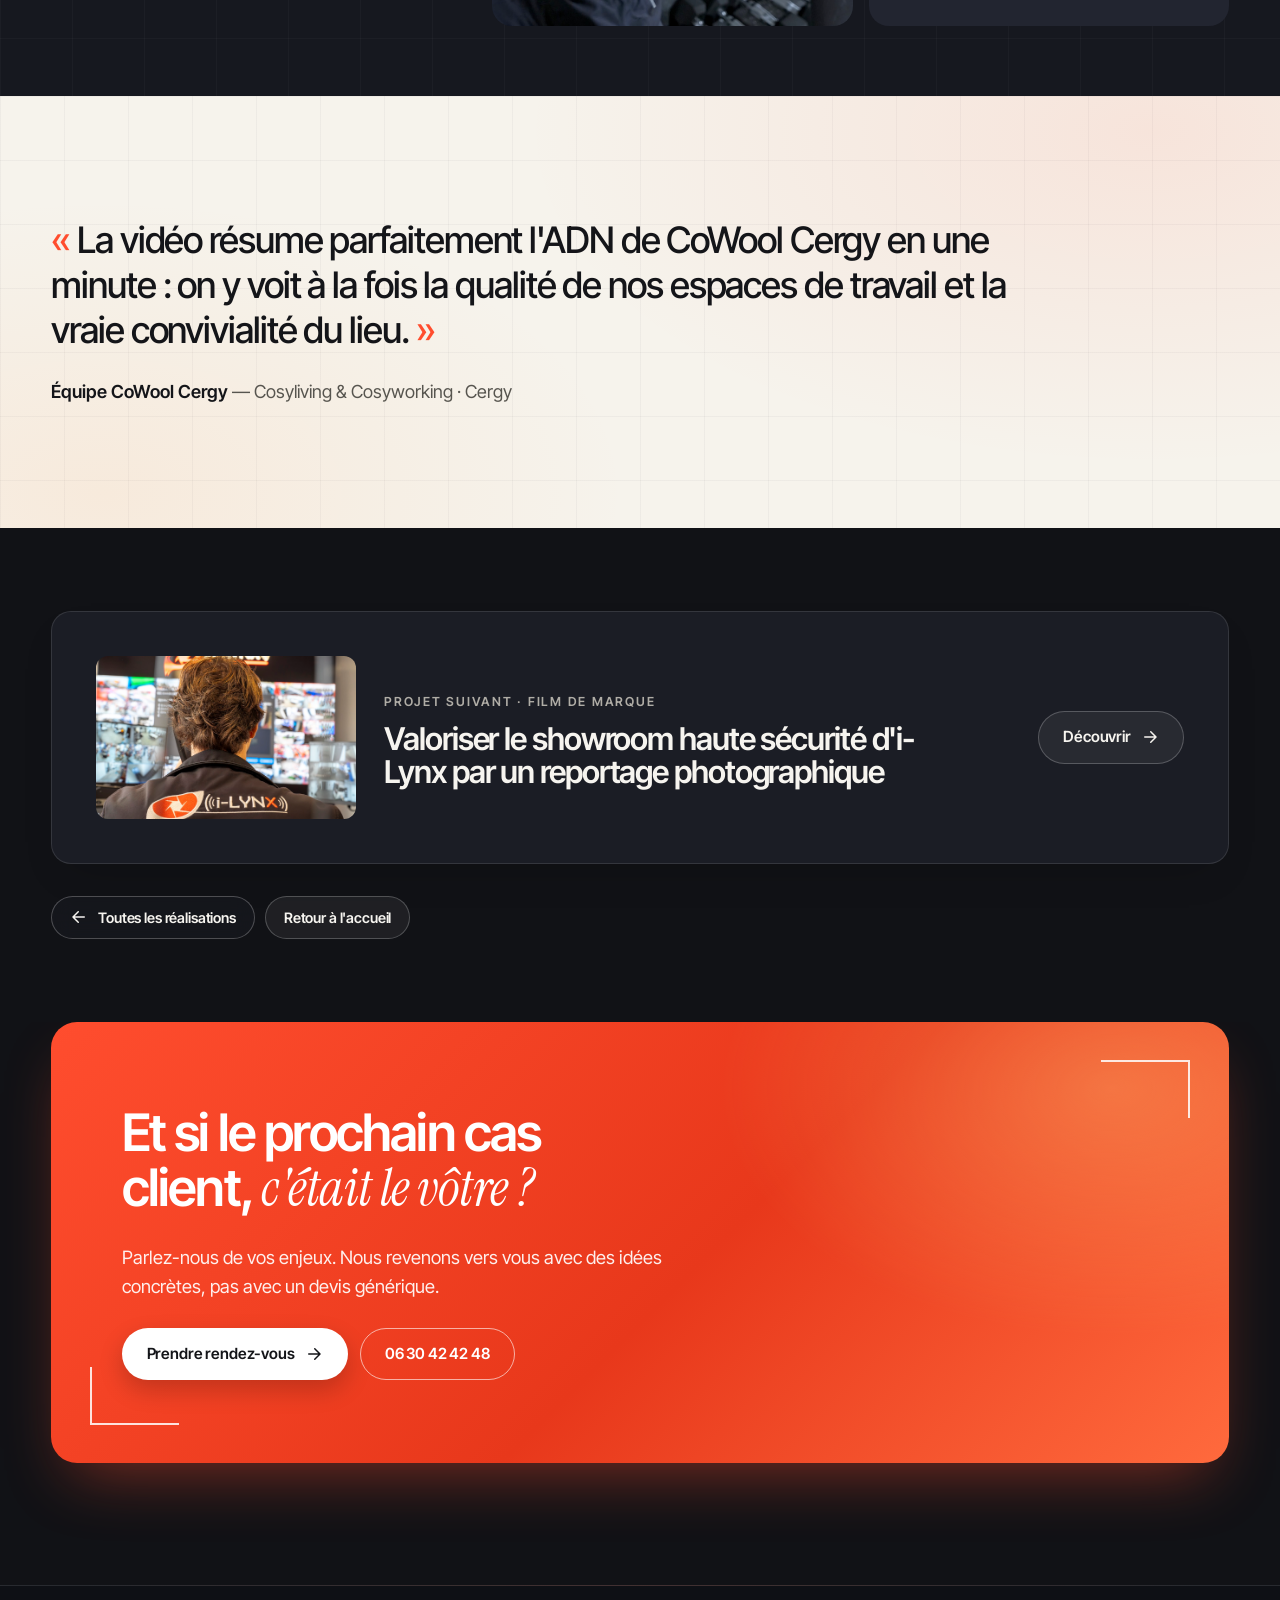
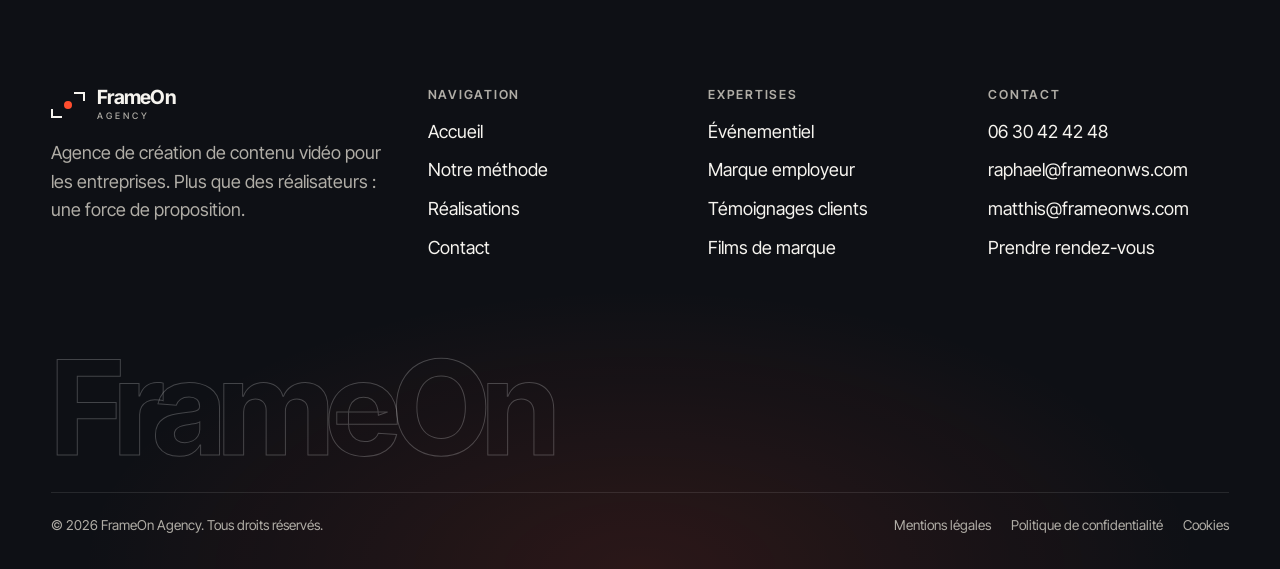
<file: projet-presentation-cowool-cergy-coliving-coworking.html>
<!DOCTYPE html>
<html lang="fr">
<head>
  <meta charset="utf-8">
  <meta name="viewport" content="width=device-width, initial-scale=1">
  <title>CoWool Cergy : Présentation de CoWool Cergy : un film vertical attractif au cœur du coliving &amp; coworking (Film de marque) | FrameOn Agency</title>
  <meta name="description" content="Cas client CoWool Cergy (Coliving, coworking &amp; hospitalité) : Une vidéo verticale rythmée et chaleureuse conçue pour faire découvrir en une minute l&#x27;ensemble des espaces de vie, de travail, de sport et de restauration de CoWool Cergy. Résultats : 6 espaces mis en scène dans un parcours fluide, +44% de taux de complétion sur les réseaux.">
  <meta name="robots" content="index, follow, max-image-preview:large, max-snippet:-1, max-video-preview:-1">
  <meta name="author" content="FrameOn Agency">
  <meta name="theme-color" content="#0b0b0c">
  <link rel="canonical" href="https://www.frameon-agency.com/projet-presentation-cowool-cergy-coliving-coworking.html">
  <link rel="alternate" hreflang="fr-FR" href="https://www.frameon-agency.com/projet-presentation-cowool-cergy-coliving-coworking.html">
  <link rel="alternate" hreflang="x-default" href="https://www.frameon-agency.com/projet-presentation-cowool-cergy-coliving-coworking.html">
  <meta property="og:type" content="article">
  <meta property="og:site_name" content="FrameOn Agency">
  <meta property="og:title" content="CoWool Cergy : Présentation de CoWool Cergy : un film vertical attractif au cœur du coliving &amp; coworking (Film de marque) | FrameOn Agency">
  <meta property="og:description" content="Cas client CoWool Cergy (Coliving, coworking &amp; hospitalité) : Une vidéo verticale rythmée et chaleureuse conçue pour faire découvrir en une minute l&#x27;ensemble des espaces de vie, de travail, de sport et de restauration de CoWool Cergy. Résultats : 6 espaces mis en scène dans un parcours fluide, +44% de taux de complétion sur les réseaux.">
  <meta property="og:url" content="https://www.frameon-agency.com/projet-presentation-cowool-cergy-coliving-coworking.html">
  <meta property="og:image" content="https://www.frameon-agency.com/assets/img/cowool-cover.jpg">
  <meta property="og:image:width" content="1800">
  <meta property="og:image:height" content="1004">
  <meta property="og:image:alt" content="CoWool Cergy — Présentation de CoWool Cergy : un film vertical attractif au cœur du coliving &amp; coworking">
  <meta property="og:locale" content="fr_FR">
  <meta name="twitter:card" content="summary_large_image">
  <meta name="twitter:title" content="CoWool Cergy : Présentation de CoWool Cergy : un film vertical attractif au cœur du coliving &amp; coworking (Film de marque) | FrameOn Agency">
  <meta name="twitter:description" content="Cas client CoWool Cergy (Coliving, coworking &amp; hospitalité) : Une vidéo verticale rythmée et chaleureuse conçue pour faire découvrir en une minute l&#x27;ensemble des espaces de vie, de travail, de sport et de restauration de CoWool Cergy. Résultats : 6 espaces mis en scène dans un parcours fluide, +44% de taux de complétion sur les réseaux.">
  <meta name="twitter:image" content="https://www.frameon-agency.com/assets/img/cowool-cover.jpg">
  <meta name="twitter:image:alt" content="CoWool Cergy — Présentation de CoWool Cergy : un film vertical attractif au cœur du coliving &amp; coworking">
  <link rel="icon" href="favicon.svg" type="image/svg+xml">
  <link rel="manifest" href="site.webmanifest">
  <link rel="preconnect" href="https://fonts.googleapis.com">
  <link rel="preconnect" href="https://fonts.gstatic.com" crossorigin>
  <link rel="stylesheet" href="https://fonts.googleapis.com/css2?family=Instrument+Serif:ital@0;1&family=Inter+Tight:wght@400;500;600;700&display=swap">
  <link rel="stylesheet" href="assets/css/style.css?v=668f3b50">
  <link rel="preload" as="image" href="assets/img/cowool-cover.jpg" fetchpriority="high">
  <script type="application/ld+json">
{
  "@context": "https://schema.org",
  "@graph": [
    {
      "@type": "BreadcrumbList",
      "itemListElement": [
        {
          "@type": "ListItem",
          "position": 1,
          "name": "Accueil",
          "item": "https://www.frameon-agency.com/"
        },
        {
          "@type": "ListItem",
          "position": 2,
          "name": "Réalisations",
          "item": "https://www.frameon-agency.com/realisations.html"
        },
        {
          "@type": "ListItem",
          "position": 3,
          "name": "CoWool Cergy — Présentation de CoWool Cergy : un film vertical attractif au cœur du coliving & coworking",
          "item": "https://www.frameon-agency.com/projet-presentation-cowool-cergy-coliving-coworking.html"
        }
      ]
    },
    {
      "@type": "Article",
      "headline": "CoWool Cergy — Présentation de CoWool Cergy : un film vertical attractif au cœur du coliving & coworking",
      "description": "Une vidéo verticale rythmée et chaleureuse conçue pour faire découvrir en une minute l'ensemble des espaces de vie, de travail, de sport et de restauration de CoWool Cergy.",
      "image": [
        "https://www.frameon-agency.com/assets/img/cowool-cover.jpg",
        "https://www.frameon-agency.com/assets/img/cowool-1.jpg",
        "https://www.frameon-agency.com/assets/img/cowool-2.jpg",
        "https://www.frameon-agency.com/assets/img/cowool-3.jpg",
        "https://www.frameon-agency.com/assets/img/cowool-5.jpg",
        "https://www.frameon-agency.com/assets/img/cowool-6.jpg",
        "https://www.frameon-agency.com/assets/img/cowool-7.jpg"
      ],
      "datePublished": "2025-01-15",
      "author": {
        "@type": "Organization",
        "name": "FrameOn Agency",
        "url": "https://www.frameon-agency.com/"
      },
      "publisher": {
        "@type": "Organization",
        "name": "FrameOn Agency",
        "logo": {
          "@type": "ImageObject",
          "url": "https://www.frameon-agency.com/favicon.svg"
        }
      },
      "mainEntityOfPage": "https://www.frameon-agency.com/projet-presentation-cowool-cergy-coliving-coworking.html",
      "about": [
        "Film de marque",
        "Coliving, coworking & hospitalité",
        "CoWool Cergy"
      ]
    },
    {
      "@type": "VideoObject",
      "name": "CoWool Cergy — Présentation de CoWool Cergy : un film vertical attractif au cœur du coliving & coworking",
      "description": "Une vidéo verticale rythmée et chaleureuse conçue pour faire découvrir en une minute l'ensemble des espaces de vie, de travail, de sport et de restauration de CoWool Cergy.",
      "thumbnailUrl": [
        "https://www.frameon-agency.com/assets/img/cowool-cover.jpg"
      ],
      "contentUrl": "https://pub-6c9e8bcb056c47b68cb0cc7cf6d4802c.r2.dev/cowool.mp4",
      "uploadDate": "2025-01-15T09:00:00+01:00"
    },
    {
      "@type": "Review",
      "itemReviewed": {
        "@type": "Organization",
        "name": "FrameOn Agency"
      },
      "author": {
        "@type": "Person",
        "name": "Équipe CoWool Cergy",
        "jobTitle": "Cosyliving & Cosyworking · Cergy"
      },
      "reviewBody": "La vidéo résume parfaitement l'ADN de CoWool Cergy en une minute : on y voit à la fois la qualité de nos espaces de travail et la vraie convivialité du lieu.",
      "reviewRating": {
        "@type": "Rating",
        "ratingValue": "5",
        "bestRating": "5"
      }
    }
  ]
}
  </script>
</head>
<body>
  <div id="scroll-progress"></div>
  <a class="skip-link visually-hidden" href="#contenu">Aller au contenu</a>
  <header class="site-header">
    <div class="container header-inner">
      <a class="logo" href="index.html" aria-label="FrameOn Agency — Accueil">
        <span class="logo-mark" aria-hidden="true"><span class="rec-dot"></span></span>
        <span>FrameOn<small>AGENCY</small></span>
      </a>
      <nav class="main-nav" aria-label="Navigation principale">
        <ul>
            <li><a href="index.html">Accueil</a></li>
            <li><a href="methode.html">Notre méthode</a></li>
            <li><a href="realisations.html" aria-current="page">Réalisations</a></li>
            <li><a href="contact.html">Contact</a></li>
        </ul>
      </nav>
      <div class="header-cta">
        <a class="btn btn--small" href="contact.html#rendez-vous">Prendre RDV <svg viewBox="0 0 24 24" fill="none" stroke="currentColor" stroke-width="2" stroke-linecap="round" stroke-linejoin="round" aria-hidden="true"><path d="M5 12h14M13 5l7 7-7 7"/></svg></a>
        <button class="menu-toggle" type="button" popovertarget="mobile-menu" aria-label="Ouvrir le menu">
          <span></span><span></span>
        </button>
      </div>
    </div>
  </header>

  <div id="mobile-menu" class="mobile-menu" popover>
    <div class="mobile-menu-inner">
      <div class="mobile-menu-top">
        <a class="logo" href="index.html" aria-label="FrameOn Agency — Accueil">
          <span class="logo-mark" aria-hidden="true"><span class="rec-dot"></span></span>
        <span>FrameOn<small>AGENCY</small></span>
        </a>
        <button class="close-btn" type="button" popovertarget="mobile-menu" popovertargetaction="hide" aria-label="Fermer le menu">×</button>
      </div>
      <nav aria-label="Navigation mobile">
        <ul>
            <li><a href="index.html">Accueil</a></li>
            <li><a href="methode.html">Notre méthode</a></li>
            <li><a href="realisations.html" aria-current="page">Réalisations</a></li>
            <li><a href="contact.html">Contact</a></li>
        </ul>
      </nav>
      <div class="mobile-menu-foot">
        <a class="btn" href="contact.html#rendez-vous">Prendre rendez-vous <svg viewBox="0 0 24 24" fill="none" stroke="currentColor" stroke-width="2" stroke-linecap="round" stroke-linejoin="round" aria-hidden="true"><path d="M5 12h14M13 5l7 7-7 7"/></svg></a>
        <a href="tel:+33630424248">06 30 42 42 48</a>
        <a href="mailto:raphael@frameonws.com">raphael@frameonws.com</a>
        <a href="mailto:matthis@frameonws.com">matthis@frameonws.com</a>
      </div>
    </div>
  </div>

  <main id="contenu" data-project-page data-rendered-slug="presentation-cowool-cergy-coliving-coworking">
    <section class="project-hero">
      <img class="project-hero-img" src="assets/img/cowool-cover.jpg" alt="CoWool Cergy — Présentation de CoWool Cergy : un film vertical attractif au cœur du coliving &amp; coworking" width="1800" height="1004" fetchpriority="high">
      <div class="container">
        <div class="project-back-bar">
          <div class="project-back-actions">
            <a class="btn btn--back btn--small" href="realisations.html"><svg viewBox="0 0 24 24" fill="none" stroke="currentColor" stroke-width="2" stroke-linecap="round" stroke-linejoin="round" aria-hidden="true"><path d="M19 12H5M11 19l-7-7 7-7"/></svg> Retour aux réalisations</a>
            <a class="btn btn--ghost btn--small" href="index.html">Retour à l'accueil</a>
          </div>
          <ol class="breadcrumb" aria-label="Fil d'Ariane">
            <li><a href="index.html">Accueil</a></li>
            <li><a href="realisations.html">Réalisations</a></li>
            <li aria-current="page">CoWool Cergy</li>
          </ol>
        </div>
        <p class="eyebrow"><span class="rec-dot"></span>Film de marque · CoWool Cergy</p>
        <h1>Présentation de CoWool Cergy : un film vertical attractif au cœur du coliving &amp; coworking</h1>
        <p class="lead">Une vidéo verticale rythmée et chaleureuse conçue pour faire découvrir en une minute l&#x27;ensemble des espaces de vie, de travail, de sport et de restauration de CoWool Cergy.</p>
        <dl class="project-facts">
          <div><dt>Client</dt><dd>CoWool Cergy</dd></div>
          <div><dt>Secteur</dt><dd>Coliving, coworking &amp; hospitalité</dd></div>
          <div><dt>Livrables</dt><dd>Film de présentation 4K vertical (9:16) + déclinaisons réseaux sociaux</dd></div>
          <div><dt>Année · Durée</dt><dd>2025 · Livraison selon les deadlines client</dd></div>
        </dl>
      </div>
    </section>

    <section aria-labelledby="kpi-title">
      <h2 id="kpi-title" class="visually-hidden">Résultats obtenus</h2>
      <ul class="kpis" style="--kpi-count:4">
        <li class="reveal"><strong data-count>6 espaces</strong><span>mis en scène dans un parcours fluide</span></li><li class="reveal"><strong data-count>+44%</strong><span>de taux de complétion sur les réseaux</span></li><li class="reveal"><strong data-count>4K 9:16</strong><span>format vertical natif pensé mobile</span></li><li class="reveal"><strong data-count>100%</strong><span>de l&#x27;esprit « Cosyliving &amp; Cosyworking »</span></li>
      </ul>
    </section>

    <div class="section--light">
      <div class="container">
        <section class="case-section">
          <div class="case-section-head reveal">
            <p class="eyebrow">01 — Contexte</p>
            <h2>Le contexte &amp; les enjeux</h2>
          </div>
          <div class="case-section-body reveal"><p>CoWool Cergy réunit dans un même lieu hybride du coliving (« Cosyliving ») et du coworking (« Cosyworking »), complétés par des salles de réunion, un espace fitness et un espace restauration / bar (F&amp;B). L&#x27;objectif était de créer une vidéo verticale immédiatement attractive, capable de faire ressentir l&#x27;énergie du lieu et la diversité de ses espaces en à peine une minute.</p></div>
        </section>

        <section class="case-section">
          <div class="case-section-head reveal">
            <p class="eyebrow">02 — Attentes</p>
            <h2>Ce que le client attendait</h2>
          </div>
          <div class="case-section-body reveal">
            <div class="box"><ul class="check-list"><li>Présenter de façon claire, vivante et incarnée tous les espaces clés : coworking, salles de réunion, espace cool, fitness et bar F&amp;B</li><li>Adopter un format vertical natif parfaitement adapté aux réseaux sociaux (Instagram Reels, TikTok, LinkedIn) et à la consultation mobile</li><li>Retranscrire l&#x27;atmosphère lumineuse sous la verrière et l&#x27;esprit communautaire « Be Cool, Be CoWool »</li><li>Donner envie aussi bien aux télétravailleurs et entreprises qu&#x27;aux futurs résidents de pousser la porte du lieu</li></ul></div>
          </div>
        </section>

        <section class="case-section">
          <div class="case-section-head reveal">
            <p class="eyebrow">03 — Contraintes</p>
            <h2>Les contraintes du projet</h2>
          </div>
          <div class="case-section-body reveal"><ul class="constraints"><li>Multiplicité des décors et des ambiances lumineuses (grande verrière zénithale, salle de sport, bar feutré, espaces de travail)</li><li>Rythme soutenu pour présenter l&#x27;ensemble de l&#x27;offre en 60 secondes sans jamais perdre le spectateur</li><li>Coordination des figurants et des mises en situation (travail collaboratif, sport, service au bar) pour un rendu naturel</li><li>Habillage graphique et titrages intégrés directement dans le cadre vertical 9:16</li></ul></div>
        </section>

        <section class="case-section">
          <div class="case-section-head reveal">
            <p class="eyebrow">04 — Propositions</p>
            <h2>Les pistes que nous avons proposées</h2>
          </div>
          <div class="case-section-body reveal">
            <ol class="tracks"><li class="track">
                <span class="track-letter" aria-hidden="true">A</span>
                <h3>Une visite architecturale sans présence humaine</h3>
                <p>Filmer uniquement les espaces vides en plans larges : esthétique, mais trop froid pour traduire l&#x27;esprit de communauté propre à CoWool.</p>
              </li><li class="track">
                <span class="track-letter" aria-hidden="true">B</span>
                <h3>Une interview classique de l&#x27;équipe dirigeante</h3>
                <p>Un format parlé explicatif, moins immédiat et moins engageant pour capter l&#x27;attention sur les réseaux sociaux.</p>
              </li><li class="track track--chosen">
                <span class="track-letter" aria-hidden="true">C</span>
                <h3>Un parcours immersif incarné à travers la journée d&#x27;un résident-coworker <span class="chosen-badge">Piste retenue</span></h3>
                <p>Une visite rythmée et solaire où l&#x27;on suit des visages réels passant du coworking à la salle de réunion, puis de l&#x27;espace fitness au bar F&amp;B, ponctuée de repères visuels clairs.</p>
              </li></ol>
          </div>
        </section>

        <section class="case-section" style="border-bottom:0">
          <div class="case-section-head reveal">
            <p class="eyebrow">05 — Solution</p>
            <h2>La solution retenue</h2>
          </div>
          <div class="case-section-body reveal"><p>Nous avons retenu le parcours immersif incarné : dès l&#x27;ouverture sous la verrière iconique, le spectateur découvre chaque facette de CoWool Cergy à travers des scènes de vie dynamiques, des transitions fluides et un titrage épuré qui identifie chaque espace (Coworking, Espace Cool, Salle de réunion, Espace Fitness, Espace F&amp;B).</p></div>
        </section>
      </div>
    </div>

    <div class="section--alt">
      <div class="bg-decor" aria-hidden="true">
        <div class="orb orb--warm" style="top:-120px;right:-100px"></div>
        <div class="orb orb--amber" style="bottom:-140px;left:-120px"></div>
        <svg viewBox="0 0 800 600" fill="none" style="position:absolute;right:-8%;top:6%;width:640px;height:480px;opacity:.18">
          <circle cx="400" cy="300" r="240" stroke="currentColor" stroke-dasharray="6 10"/>
          <circle cx="400" cy="300" r="160" stroke="#ff4d2e" stroke-opacity=".5"/>
          <circle cx="400" cy="300" r="80" stroke="currentColor" stroke-dasharray="3 6"/>
          <line x1="120" y1="300" x2="680" y2="300" stroke="currentColor" stroke-opacity=".35"/>
          <line x1="400" y1="40" x2="400" y2="560" stroke="currentColor" stroke-opacity=".35"/>
        </svg>
      </div>
      <div class="container">
      <section class="case-section">
        <div class="case-section-head reveal">
          <p class="eyebrow">06 — Production</p>
          <h2>Tournage &amp; montage</h2>
        </div>
        <div class="case-section-body reveal">
          <div class="prod-grid">
            <div class="box"><h3>Tournage</h3><p>Tournage en 4K verticale sur l&#x27;ensemble du site de CoWool Cergy avec mouvements stabilisés, lumière naturelle sous verrière et appoint lumineux dans les espaces intérieurs.</p></div>
            <div class="box"><h3>Montage</h3><p>Montage dynamique au rythme de la bande-son, intégration des bandeaux typographiques par espace et étalonnage lumineux valorisant le bois, le végétal et l&#x27;architecture.</p></div>
            <div class="box"><h3>Équipe</h3><p>Réalisateur-cadreur, monteur-étalonneur et figurants sur site.</p></div>
          </div>
        </div>
      </section>

        <section class="case-section" style="border-bottom:0">
          <div class="case-section-head reveal">
            <p class="eyebrow">07 — Résultat</p>
            <h2>Le résultat</h2>
          </div>
          <div class="case-section-body reveal">
            <div class="result-video result-video--vertical"><video controls loading="lazy" playsinline preload="none" width="1080" height="1920" poster="assets/img/cowool-2.jpg"><source src="https://pub-6c9e8bcb056c47b68cb0cc7cf6d4802c.r2.dev/cowool.mp4" type="video/mp4">Votre navigateur ne lit pas cette vidéo.</video></div>
            <div class="gallery"><figure><img src="assets/img/cowool-1.jpg" alt="Photo du projet CoWool Cergy — Présentation de CoWool Cergy : un film vertical attractif au cœur du coliving &amp; coworking (1)" width="1800" height="1004" loading="lazy" decoding="async"></figure><figure><img src="assets/img/cowool-2.jpg" alt="Photo du projet CoWool Cergy — Présentation de CoWool Cergy : un film vertical attractif au cœur du coliving &amp; coworking (2)" width="1800" height="1004" loading="lazy" decoding="async"></figure><figure><img src="assets/img/cowool-3.jpg" alt="Photo du projet CoWool Cergy — Présentation de CoWool Cergy : un film vertical attractif au cœur du coliving &amp; coworking (3)" width="1800" height="1004" loading="lazy" decoding="async"></figure><figure><img src="assets/img/cowool-5.jpg" alt="Photo du projet CoWool Cergy — Présentation de CoWool Cergy : un film vertical attractif au cœur du coliving &amp; coworking (4)" width="1800" height="1004" loading="lazy" decoding="async"></figure><figure><img src="assets/img/cowool-6.jpg" alt="Photo du projet CoWool Cergy — Présentation de CoWool Cergy : un film vertical attractif au cœur du coliving &amp; coworking (5)" width="1800" height="1004" loading="lazy" decoding="async"></figure><figure><img src="assets/img/cowool-7.jpg" alt="Photo du projet CoWool Cergy — Présentation de CoWool Cergy : un film vertical attractif au cœur du coliving &amp; coworking (6)" width="1800" height="1004" loading="lazy" decoding="async"></figure></div>
          </div>
        </section>
      </div>
    </div>
    <section class="section section--light">
      <div class="container">
        <figure class="big-quote reveal">
          <blockquote><p>La vidéo résume parfaitement l&#x27;ADN de CoWool Cergy en une minute : on y voit à la fois la qualité de nos espaces de travail et la vraie convivialité du lieu.</p></blockquote>
          <figcaption><strong>Équipe CoWool Cergy</strong> — Cosyliving &amp; Cosyworking · Cergy</figcaption>
        </figure>
      </div>
    </section>

    <section class="section--tight">
      <div class="container">
        <a class="next-project reveal" href="projet-reportage-photo-showroom-securite-i-lynx.html">
          <img src="assets/img/ilynx-cover.jpg?v=2" alt="i-Lynx · Pardalys — Valoriser le showroom haute sécurité d&#x27;i-Lynx par un reportage photographique" width="1800" height="1004" loading="lazy">
          <div>
            <p class="eyebrow">Projet suivant · Film de marque</p>
            <h2>Valoriser le showroom haute sécurité d&#x27;i-Lynx par un reportage photographique</h2>
          </div>
          <span class="btn btn--ghost">Découvrir <svg viewBox="0 0 24 24" fill="none" stroke="currentColor" stroke-width="2" stroke-linecap="round" stroke-linejoin="round" aria-hidden="true"><path d="M5 12h14M13 5l7 7-7 7"/></svg></span>
        </a>
        <div class="project-back-actions mt-m reveal">
          <a class="btn btn--back btn--small" href="realisations.html"><svg viewBox="0 0 24 24" fill="none" stroke="currentColor" stroke-width="2" stroke-linecap="round" stroke-linejoin="round" aria-hidden="true"><path d="M19 12H5M11 19l-7-7 7-7"/></svg> Toutes les réalisations</a>
          <a class="btn btn--ghost btn--small" href="index.html">Retour à l'accueil</a>
        </div>
      </div>
    </section>

    <section class="section" style="padding-top:0">
      <div class="container">
        <div class="cta-band reveal">
          <h2 class="h2">Et si le prochain cas client, <em>c'était le vôtre ?</em></h2>
          <p>Parlez-nous de vos enjeux. Nous revenons vers vous avec des idées concrètes, pas avec un devis générique.</p>
          <div class="btn-row">
            <a class="btn" href="contact.html#rendez-vous">Prendre rendez-vous <svg viewBox="0 0 24 24" fill="none" stroke="currentColor" stroke-width="2" stroke-linecap="round" stroke-linejoin="round" aria-hidden="true"><path d="M5 12h14M13 5l7 7-7 7"/></svg></a>
            <a class="btn btn--ghost" href="tel:+33630424248">06 30 42 42 48</a>
          </div>
        </div>
      </div>
    </section>
  </main>

  <footer class="site-footer">
    <div class="container">
      <div class="footer-top">
        <div class="footer-brand">
          <a class="logo" href="index.html" aria-label="FrameOn Agency — Accueil">
            <span class="logo-mark" aria-hidden="true"><span class="rec-dot"></span></span>
        <span>FrameOn<small>AGENCY</small></span>
          </a>
          <p>Agence de création de contenu vidéo pour les entreprises. Plus que des réalisateurs&nbsp;: une force de proposition.</p>
        </div>
        <div class="footer-col">
          <h2>Navigation</h2>
          <ul>
            <li><a href="index.html">Accueil</a></li>
            <li><a href="methode.html">Notre méthode</a></li>
            <li><a href="realisations.html">Réalisations</a></li>
            <li><a href="contact.html">Contact</a></li>
          </ul>
        </div>
        <div class="footer-col">
          <h2>Expertises</h2>
          <ul>
            <li><a href="index.html#services">Événementiel</a></li>
            <li><a href="index.html#services">Marque employeur</a></li>
            <li><a href="index.html#services">Témoignages clients</a></li>
            <li><a href="index.html#services">Films de marque</a></li>
          </ul>
        </div>
        <div class="footer-col">
          <h2>Contact</h2>
          <ul>
            <li><a href="tel:+33630424248">06 30 42 42 48</a></li>
            <li><a href="mailto:raphael@frameonws.com">raphael@frameonws.com</a></li>
            <li><a href="mailto:matthis@frameonws.com">matthis@frameonws.com</a></li>
            <li><a href="contact.html#rendez-vous">Prendre rendez-vous</a></li>
          </ul>
        </div>
      </div>
      <p class="footer-big" aria-hidden="true">FrameOn</p>
      <div class="footer-bottom">
        <p>© <span data-year>2026</span> FrameOn Agency. Tous droits réservés.</p>
        <ul>
          <li><a href="mentions-legales.html">Mentions légales</a></li>
          <li><a href="confidentialite.html">Politique de confidentialité</a></li>
          <li><a href="mentions-legales.html#cookies">Cookies</a></li>
        </ul>
      </div>
    </div>
  </footer>
  <script src="assets/js/projets-data.js?v=20261126" defer></script>
  <script src="assets/js/main.js?v=668f3b50" defer></script>
  <script src="assets/js/projet.js?v=668f3b50" defer></script>
</body>
</html>
</file>
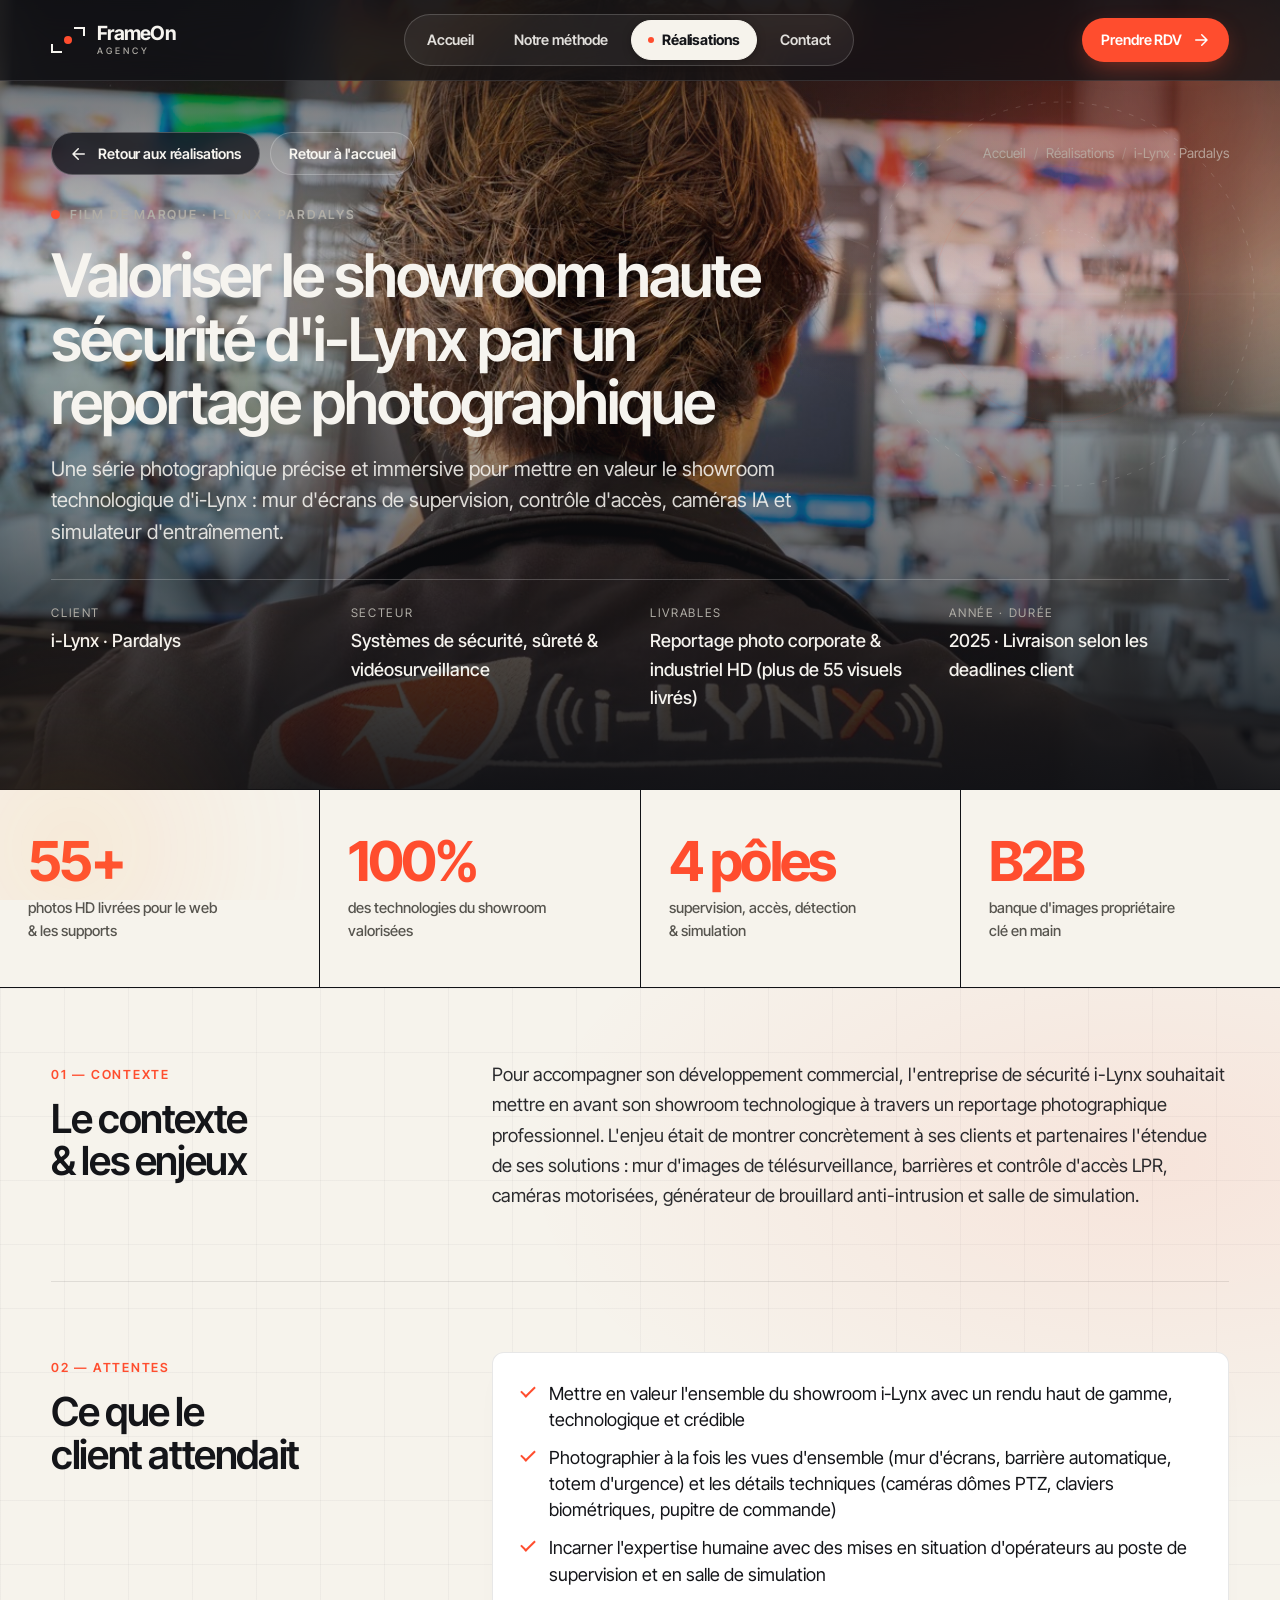
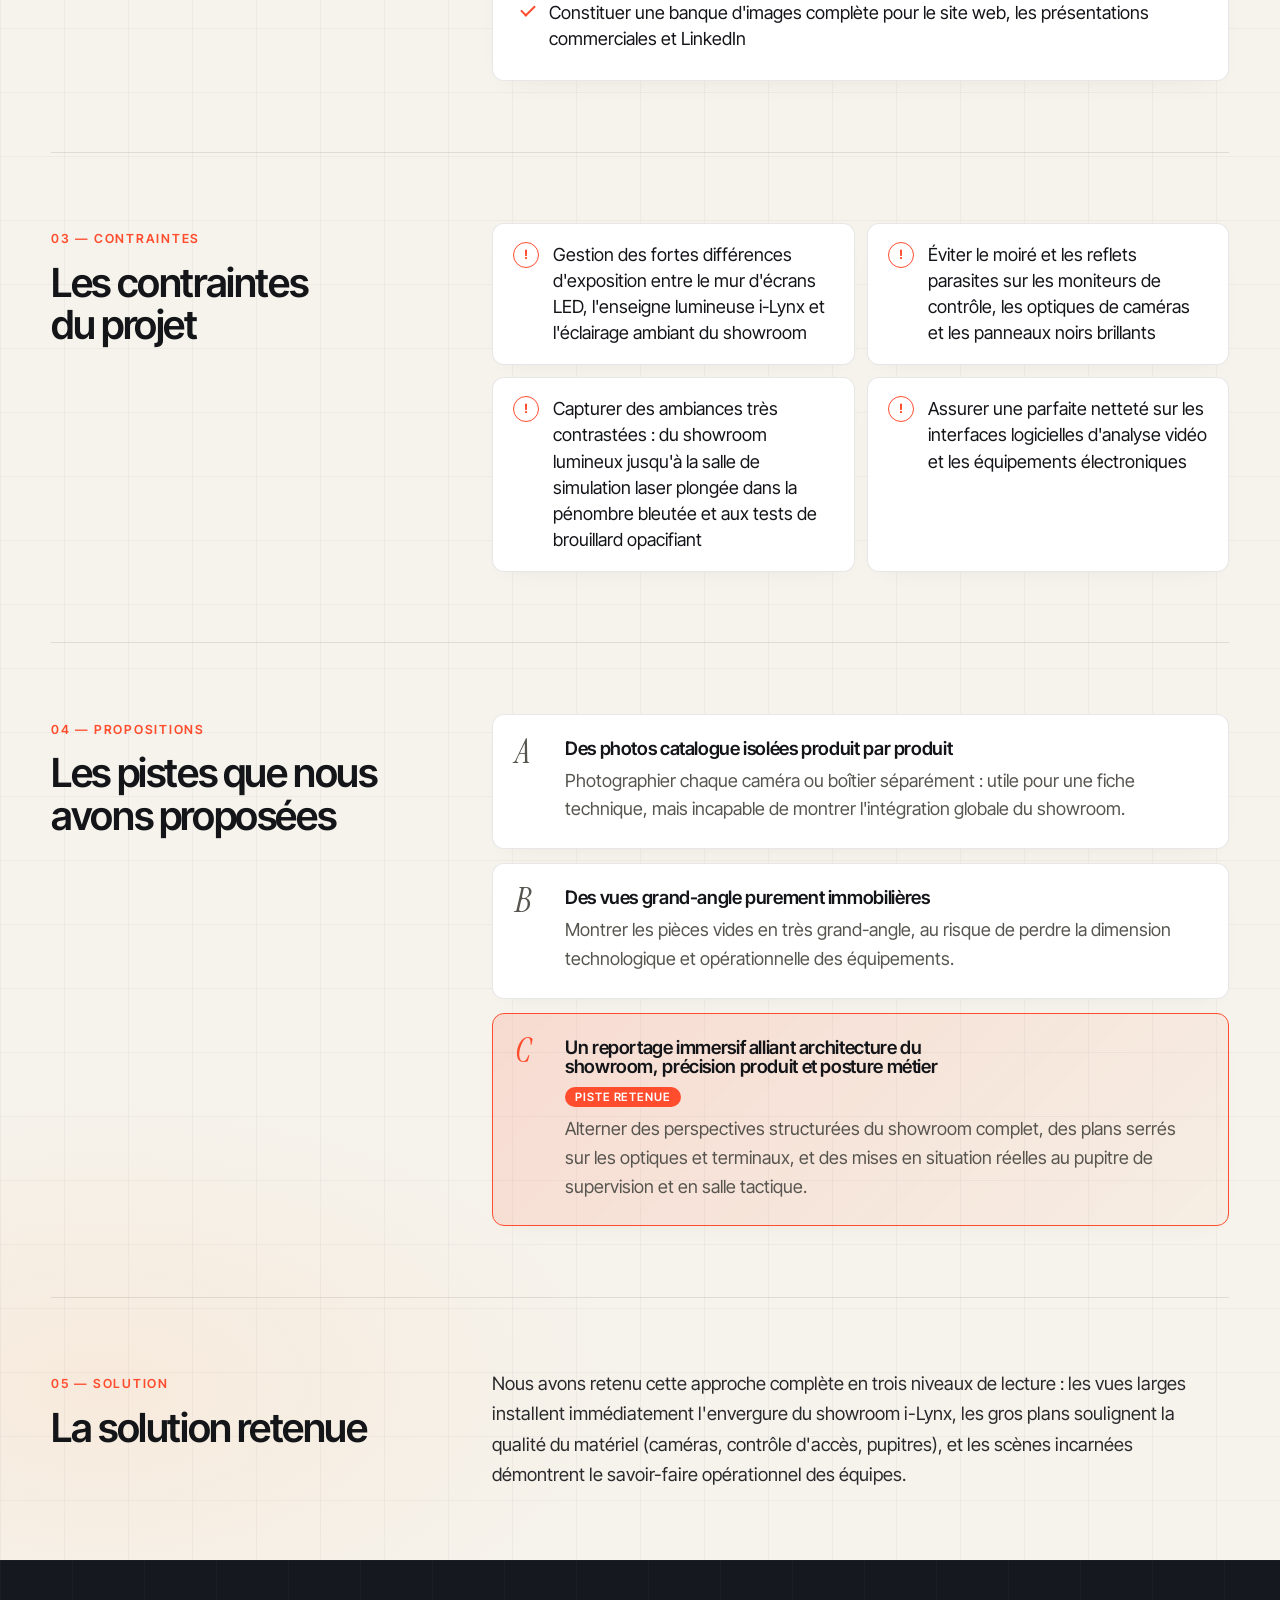
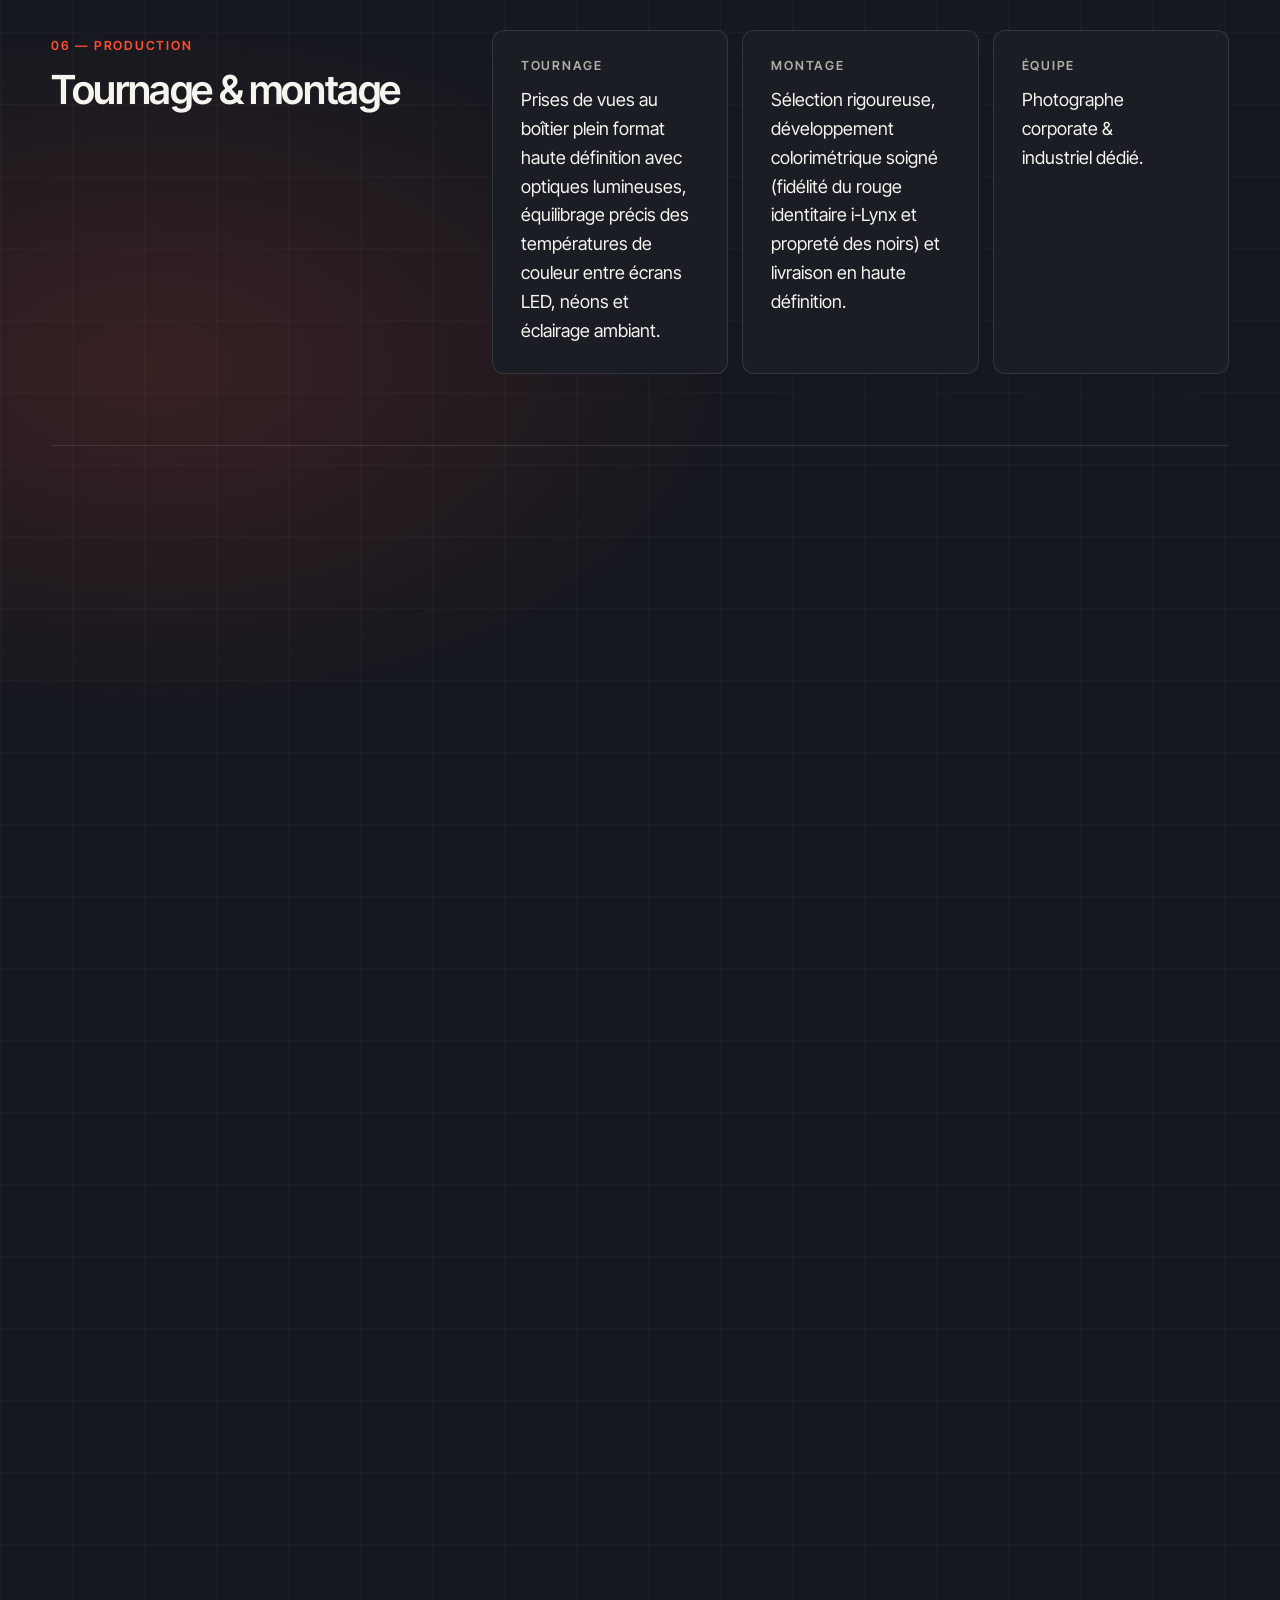
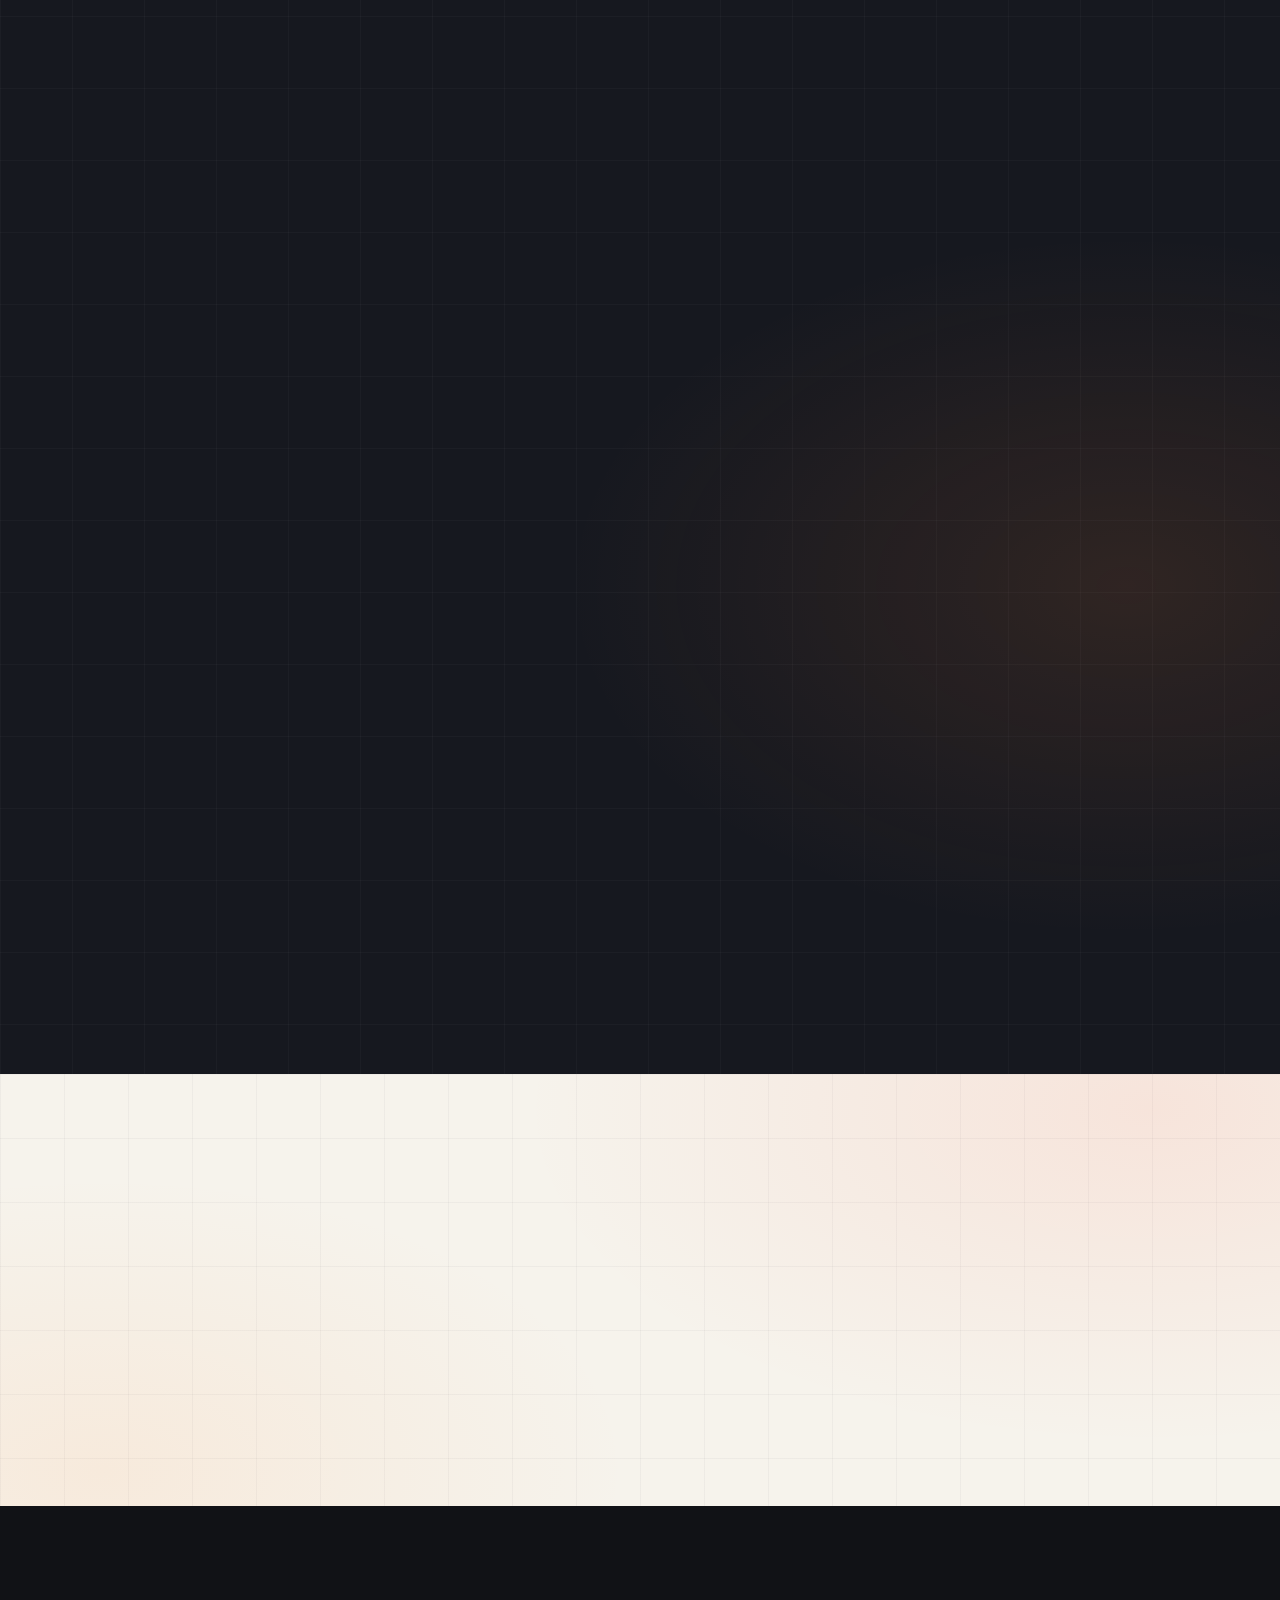
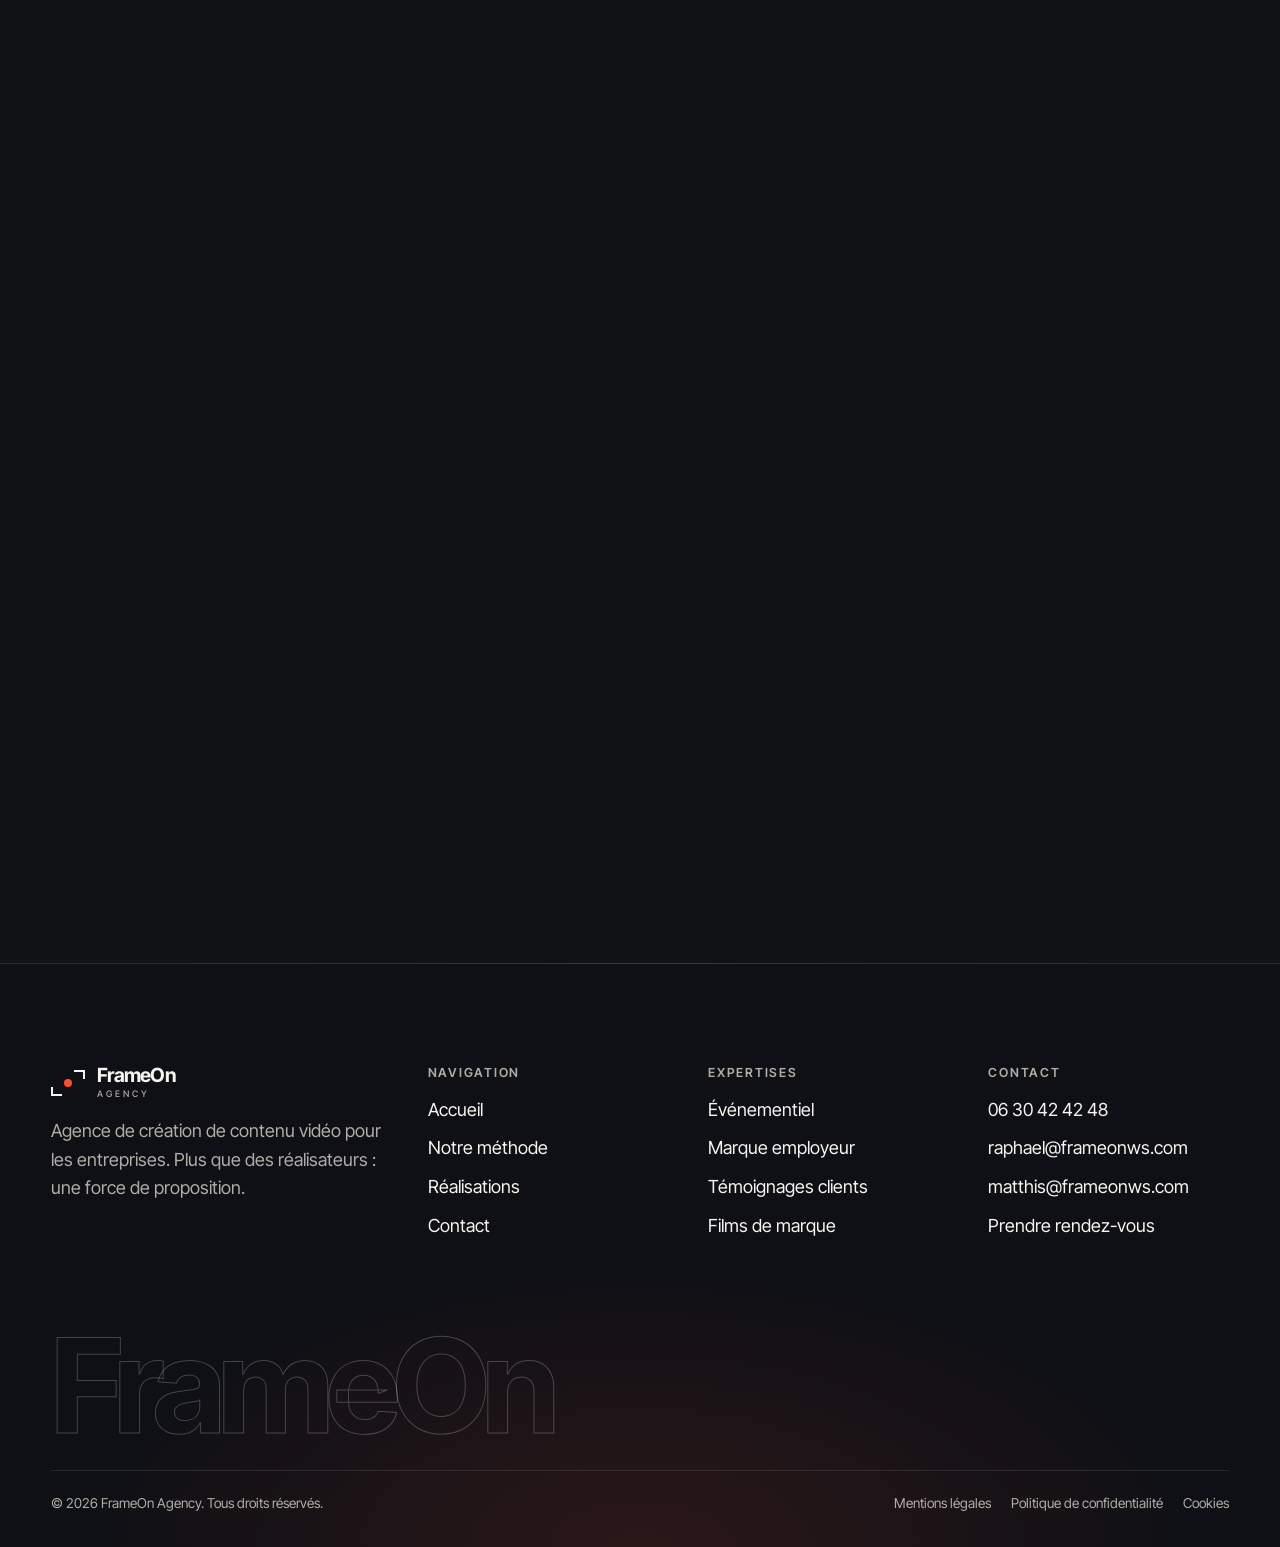
<file: projet-reportage-photo-showroom-securite-i-lynx.html>
<!DOCTYPE html>
<html lang="fr">
<head>
  <meta charset="utf-8">
  <meta name="viewport" content="width=device-width, initial-scale=1">
  <title>i-Lynx · Pardalys : Valoriser le showroom haute sécurité d&#x27;i-Lynx par un reportage photographique (Film de marque) | FrameOn Agency</title>
  <meta name="description" content="Cas client i-Lynx · Pardalys (Systèmes de sécurité, sûreté &amp; vidéosurveillance) : Une série photographique précise et immersive pour mettre en valeur le showroom technologique d&#x27;i-Lynx : mur d&#x27;écrans de supervision, contrôle d&#x27;accès, caméras IA et simulateur d&#x27;entraînement. Résultats : 55+ photos HD livrées pour le web &amp; les supports, 100% des technologies du showroom valorisées.">
  <meta name="robots" content="index, follow, max-image-preview:large, max-snippet:-1, max-video-preview:-1">
  <meta name="author" content="FrameOn Agency">
  <meta name="theme-color" content="#0b0b0c">
  <link rel="canonical" href="https://www.frameon-agency.com/projet-reportage-photo-showroom-securite-i-lynx.html">
  <link rel="alternate" hreflang="fr-FR" href="https://www.frameon-agency.com/projet-reportage-photo-showroom-securite-i-lynx.html">
  <link rel="alternate" hreflang="x-default" href="https://www.frameon-agency.com/projet-reportage-photo-showroom-securite-i-lynx.html">
  <meta property="og:type" content="article">
  <meta property="og:site_name" content="FrameOn Agency">
  <meta property="og:title" content="i-Lynx · Pardalys : Valoriser le showroom haute sécurité d&#x27;i-Lynx par un reportage photographique (Film de marque) | FrameOn Agency">
  <meta property="og:description" content="Cas client i-Lynx · Pardalys (Systèmes de sécurité, sûreté &amp; vidéosurveillance) : Une série photographique précise et immersive pour mettre en valeur le showroom technologique d&#x27;i-Lynx : mur d&#x27;écrans de supervision, contrôle d&#x27;accès, caméras IA et simulateur d&#x27;entraînement. Résultats : 55+ photos HD livrées pour le web &amp; les supports, 100% des technologies du showroom valorisées.">
  <meta property="og:url" content="https://www.frameon-agency.com/projet-reportage-photo-showroom-securite-i-lynx.html">
  <meta property="og:image" content="https://www.frameon-agency.com/assets/img/ilynx-cover.jpg?v=2">
  <meta property="og:image:width" content="1800">
  <meta property="og:image:height" content="1004">
  <meta property="og:image:alt" content="i-Lynx · Pardalys — Valoriser le showroom haute sécurité d&#x27;i-Lynx par un reportage photographique">
  <meta property="og:locale" content="fr_FR">
  <meta name="twitter:card" content="summary_large_image">
  <meta name="twitter:title" content="i-Lynx · Pardalys : Valoriser le showroom haute sécurité d&#x27;i-Lynx par un reportage photographique (Film de marque) | FrameOn Agency">
  <meta name="twitter:description" content="Cas client i-Lynx · Pardalys (Systèmes de sécurité, sûreté &amp; vidéosurveillance) : Une série photographique précise et immersive pour mettre en valeur le showroom technologique d&#x27;i-Lynx : mur d&#x27;écrans de supervision, contrôle d&#x27;accès, caméras IA et simulateur d&#x27;entraînement. Résultats : 55+ photos HD livrées pour le web &amp; les supports, 100% des technologies du showroom valorisées.">
  <meta name="twitter:image" content="https://www.frameon-agency.com/assets/img/ilynx-cover.jpg?v=2">
  <meta name="twitter:image:alt" content="i-Lynx · Pardalys — Valoriser le showroom haute sécurité d&#x27;i-Lynx par un reportage photographique">
  <link rel="icon" href="favicon.svg" type="image/svg+xml">
  <link rel="manifest" href="site.webmanifest">
  <link rel="preconnect" href="https://fonts.googleapis.com">
  <link rel="preconnect" href="https://fonts.gstatic.com" crossorigin>
  <link rel="stylesheet" href="https://fonts.googleapis.com/css2?family=Instrument+Serif:ital@0;1&family=Inter+Tight:wght@400;500;600;700&display=swap">
  <link rel="stylesheet" href="assets/css/style.css?v=668f3b50">
  <link rel="preload" as="image" href="assets/img/ilynx-cover.jpg?v=2" fetchpriority="high">
  <script type="application/ld+json">
{
  "@context": "https://schema.org",
  "@graph": [
    {
      "@type": "BreadcrumbList",
      "itemListElement": [
        {
          "@type": "ListItem",
          "position": 1,
          "name": "Accueil",
          "item": "https://www.frameon-agency.com/"
        },
        {
          "@type": "ListItem",
          "position": 2,
          "name": "Réalisations",
          "item": "https://www.frameon-agency.com/realisations.html"
        },
        {
          "@type": "ListItem",
          "position": 3,
          "name": "i-Lynx · Pardalys — Valoriser le showroom haute sécurité d'i-Lynx par un reportage photographique",
          "item": "https://www.frameon-agency.com/projet-reportage-photo-showroom-securite-i-lynx.html"
        }
      ]
    },
    {
      "@type": "Article",
      "headline": "i-Lynx · Pardalys — Valoriser le showroom haute sécurité d'i-Lynx par un reportage photographique",
      "description": "Une série photographique précise et immersive pour mettre en valeur le showroom technologique d'i-Lynx : mur d'écrans de supervision, contrôle d'accès, caméras IA et simulateur d'entraînement.",
      "image": [
        "https://www.frameon-agency.com/assets/img/ilynx-cover.jpg?v=2",
        "https://www.frameon-agency.com/assets/img/ilynx-4.jpg",
        "https://www.frameon-agency.com/assets/img/ilynx-1.jpg",
        "https://www.frameon-agency.com/assets/img/ilynx-2.jpg",
        "https://www.frameon-agency.com/assets/img/ilynx-3.jpg",
        "https://www.frameon-agency.com/assets/img/ilynx-5.jpg",
        "https://www.frameon-agency.com/assets/img/ilynx-6.jpg",
        "https://www.frameon-agency.com/assets/img/ilynx-7.jpg",
        "https://www.frameon-agency.com/assets/img/ilynx-8.jpg",
        "https://www.frameon-agency.com/assets/img/ilynx-9.jpg",
        "https://www.frameon-agency.com/assets/img/ilynx-10.jpg",
        "https://www.frameon-agency.com/assets/img/ilynx-11.jpg",
        "https://www.frameon-agency.com/assets/img/ilynx-12.jpg"
      ],
      "datePublished": "2025-01-15",
      "author": {
        "@type": "Organization",
        "name": "FrameOn Agency",
        "url": "https://www.frameon-agency.com/"
      },
      "publisher": {
        "@type": "Organization",
        "name": "FrameOn Agency",
        "logo": {
          "@type": "ImageObject",
          "url": "https://www.frameon-agency.com/favicon.svg"
        }
      },
      "mainEntityOfPage": "https://www.frameon-agency.com/projet-reportage-photo-showroom-securite-i-lynx.html",
      "about": [
        "Film de marque",
        "Systèmes de sécurité, sûreté & vidéosurveillance",
        "i-Lynx · Pardalys"
      ]
    },
    {
      "@type": "Review",
      "itemReviewed": {
        "@type": "Organization",
        "name": "FrameOn Agency"
      },
      "author": {
        "@type": "Person",
        "name": "Direction i-Lynx",
        "jobTitle": "Showroom systèmes de sécurité & sûreté"
      },
      "reviewBody": "Les photos mettent parfaitement en valeur notre showroom et la technicité de nos équipements. C'est un vrai atout pour nos présentations clients et notre communication.",
      "reviewRating": {
        "@type": "Rating",
        "ratingValue": "5",
        "bestRating": "5"
      }
    }
  ]
}
  </script>
</head>
<body>
  <div id="scroll-progress"></div>
  <a class="skip-link visually-hidden" href="#contenu">Aller au contenu</a>
  <header class="site-header">
    <div class="container header-inner">
      <a class="logo" href="index.html" aria-label="FrameOn Agency — Accueil">
        <span class="logo-mark" aria-hidden="true"><span class="rec-dot"></span></span>
        <span>FrameOn<small>AGENCY</small></span>
      </a>
      <nav class="main-nav" aria-label="Navigation principale">
        <ul>
            <li><a href="index.html">Accueil</a></li>
            <li><a href="methode.html">Notre méthode</a></li>
            <li><a href="realisations.html" aria-current="page">Réalisations</a></li>
            <li><a href="contact.html">Contact</a></li>
        </ul>
      </nav>
      <div class="header-cta">
        <a class="btn btn--small" href="contact.html#rendez-vous">Prendre RDV <svg viewBox="0 0 24 24" fill="none" stroke="currentColor" stroke-width="2" stroke-linecap="round" stroke-linejoin="round" aria-hidden="true"><path d="M5 12h14M13 5l7 7-7 7"/></svg></a>
        <button class="menu-toggle" type="button" popovertarget="mobile-menu" aria-label="Ouvrir le menu">
          <span></span><span></span>
        </button>
      </div>
    </div>
  </header>

  <div id="mobile-menu" class="mobile-menu" popover>
    <div class="mobile-menu-inner">
      <div class="mobile-menu-top">
        <a class="logo" href="index.html" aria-label="FrameOn Agency — Accueil">
          <span class="logo-mark" aria-hidden="true"><span class="rec-dot"></span></span>
        <span>FrameOn<small>AGENCY</small></span>
        </a>
        <button class="close-btn" type="button" popovertarget="mobile-menu" popovertargetaction="hide" aria-label="Fermer le menu">×</button>
      </div>
      <nav aria-label="Navigation mobile">
        <ul>
            <li><a href="index.html">Accueil</a></li>
            <li><a href="methode.html">Notre méthode</a></li>
            <li><a href="realisations.html" aria-current="page">Réalisations</a></li>
            <li><a href="contact.html">Contact</a></li>
        </ul>
      </nav>
      <div class="mobile-menu-foot">
        <a class="btn" href="contact.html#rendez-vous">Prendre rendez-vous <svg viewBox="0 0 24 24" fill="none" stroke="currentColor" stroke-width="2" stroke-linecap="round" stroke-linejoin="round" aria-hidden="true"><path d="M5 12h14M13 5l7 7-7 7"/></svg></a>
        <a href="tel:+33630424248">06 30 42 42 48</a>
        <a href="mailto:raphael@frameonws.com">raphael@frameonws.com</a>
        <a href="mailto:matthis@frameonws.com">matthis@frameonws.com</a>
      </div>
    </div>
  </div>

  <main id="contenu" data-project-page data-rendered-slug="reportage-photo-showroom-securite-i-lynx">
    <section class="project-hero">
      <img class="project-hero-img" src="assets/img/ilynx-cover.jpg?v=2" alt="i-Lynx · Pardalys — Valoriser le showroom haute sécurité d&#x27;i-Lynx par un reportage photographique" width="1800" height="1004" fetchpriority="high">
      <div class="container">
        <div class="project-back-bar">
          <div class="project-back-actions">
            <a class="btn btn--back btn--small" href="realisations.html"><svg viewBox="0 0 24 24" fill="none" stroke="currentColor" stroke-width="2" stroke-linecap="round" stroke-linejoin="round" aria-hidden="true"><path d="M19 12H5M11 19l-7-7 7-7"/></svg> Retour aux réalisations</a>
            <a class="btn btn--ghost btn--small" href="index.html">Retour à l'accueil</a>
          </div>
          <ol class="breadcrumb" aria-label="Fil d'Ariane">
            <li><a href="index.html">Accueil</a></li>
            <li><a href="realisations.html">Réalisations</a></li>
            <li aria-current="page">i-Lynx · Pardalys</li>
          </ol>
        </div>
        <p class="eyebrow"><span class="rec-dot"></span>Film de marque · i-Lynx · Pardalys</p>
        <h1>Valoriser le showroom haute sécurité d&#x27;i-Lynx par un reportage photographique</h1>
        <p class="lead">Une série photographique précise et immersive pour mettre en valeur le showroom technologique d&#x27;i-Lynx : mur d&#x27;écrans de supervision, contrôle d&#x27;accès, caméras IA et simulateur d&#x27;entraînement.</p>
        <dl class="project-facts">
          <div><dt>Client</dt><dd>i-Lynx · Pardalys</dd></div>
          <div><dt>Secteur</dt><dd>Systèmes de sécurité, sûreté &amp; vidéosurveillance</dd></div>
          <div><dt>Livrables</dt><dd>Reportage photo corporate &amp; industriel HD (plus de 55 visuels livrés)</dd></div>
          <div><dt>Année · Durée</dt><dd>2025 · Livraison selon les deadlines client</dd></div>
        </dl>
      </div>
    </section>

    <section aria-labelledby="kpi-title">
      <h2 id="kpi-title" class="visually-hidden">Résultats obtenus</h2>
      <ul class="kpis" style="--kpi-count:4">
        <li class="reveal"><strong data-count>55+</strong><span>photos HD livrées pour le web &amp; les supports</span></li><li class="reveal"><strong data-count>100%</strong><span>des technologies du showroom valorisées</span></li><li class="reveal"><strong data-count>4 pôles</strong><span>supervision, accès, détection &amp; simulation</span></li><li class="reveal"><strong data-count>B2B</strong><span>banque d&#x27;images propriétaire clé en main</span></li>
      </ul>
    </section>

    <div class="section--light">
      <div class="container">
        <section class="case-section">
          <div class="case-section-head reveal">
            <p class="eyebrow">01 — Contexte</p>
            <h2>Le contexte &amp; les enjeux</h2>
          </div>
          <div class="case-section-body reveal"><p>Pour accompagner son développement commercial, l&#x27;entreprise de sécurité i-Lynx souhaitait mettre en avant son showroom technologique à travers un reportage photographique professionnel. L&#x27;enjeu était de montrer concrètement à ses clients et partenaires l&#x27;étendue de ses solutions : mur d&#x27;images de télésurveillance, barrières et contrôle d&#x27;accès LPR, caméras motorisées, générateur de brouillard anti-intrusion et salle de simulation.</p></div>
        </section>

        <section class="case-section">
          <div class="case-section-head reveal">
            <p class="eyebrow">02 — Attentes</p>
            <h2>Ce que le client attendait</h2>
          </div>
          <div class="case-section-body reveal">
            <div class="box"><ul class="check-list"><li>Mettre en valeur l&#x27;ensemble du showroom i-Lynx avec un rendu haut de gamme, technologique et crédible</li><li>Photographier à la fois les vues d&#x27;ensemble (mur d&#x27;écrans, barrière automatique, totem d&#x27;urgence) et les détails techniques (caméras dômes PTZ, claviers biométriques, pupitre de commande)</li><li>Incarner l&#x27;expertise humaine avec des mises en situation d&#x27;opérateurs au poste de supervision et en salle de simulation</li><li>Constituer une banque d&#x27;images complète pour le site web, les présentations commerciales et LinkedIn</li></ul></div>
          </div>
        </section>

        <section class="case-section">
          <div class="case-section-head reveal">
            <p class="eyebrow">03 — Contraintes</p>
            <h2>Les contraintes du projet</h2>
          </div>
          <div class="case-section-body reveal"><ul class="constraints"><li>Gestion des fortes différences d&#x27;exposition entre le mur d&#x27;écrans LED, l&#x27;enseigne lumineuse i-Lynx et l&#x27;éclairage ambiant du showroom</li><li>Éviter le moiré et les reflets parasites sur les moniteurs de contrôle, les optiques de caméras et les panneaux noirs brillants</li><li>Capturer des ambiances très contrastées : du showroom lumineux jusqu&#x27;à la salle de simulation laser plongée dans la pénombre bleutée et aux tests de brouillard opacifiant</li><li>Assurer une parfaite netteté sur les interfaces logicielles d&#x27;analyse vidéo et les équipements électroniques</li></ul></div>
        </section>

        <section class="case-section">
          <div class="case-section-head reveal">
            <p class="eyebrow">04 — Propositions</p>
            <h2>Les pistes que nous avons proposées</h2>
          </div>
          <div class="case-section-body reveal">
            <ol class="tracks"><li class="track">
                <span class="track-letter" aria-hidden="true">A</span>
                <h3>Des photos catalogue isolées produit par produit</h3>
                <p>Photographier chaque caméra ou boîtier séparément : utile pour une fiche technique, mais incapable de montrer l&#x27;intégration globale du showroom.</p>
              </li><li class="track">
                <span class="track-letter" aria-hidden="true">B</span>
                <h3>Des vues grand-angle purement immobilières</h3>
                <p>Montrer les pièces vides en très grand-angle, au risque de perdre la dimension technologique et opérationnelle des équipements.</p>
              </li><li class="track track--chosen">
                <span class="track-letter" aria-hidden="true">C</span>
                <h3>Un reportage immersif alliant architecture du showroom, précision produit et posture métier <span class="chosen-badge">Piste retenue</span></h3>
                <p>Alterner des perspectives structurées du showroom complet, des plans serrés sur les optiques et terminaux, et des mises en situation réelles au pupitre de supervision et en salle tactique.</p>
              </li></ol>
          </div>
        </section>

        <section class="case-section" style="border-bottom:0">
          <div class="case-section-head reveal">
            <p class="eyebrow">05 — Solution</p>
            <h2>La solution retenue</h2>
          </div>
          <div class="case-section-body reveal"><p>Nous avons retenu cette approche complète en trois niveaux de lecture : les vues larges installent immédiatement l&#x27;envergure du showroom i-Lynx, les gros plans soulignent la qualité du matériel (caméras, contrôle d&#x27;accès, pupitres), et les scènes incarnées démontrent le savoir-faire opérationnel des équipes.</p></div>
        </section>
      </div>
    </div>

    <div class="section--alt">
      <div class="bg-decor" aria-hidden="true">
        <div class="orb orb--warm" style="top:-120px;right:-100px"></div>
        <div class="orb orb--amber" style="bottom:-140px;left:-120px"></div>
        <svg viewBox="0 0 800 600" fill="none" style="position:absolute;right:-8%;top:6%;width:640px;height:480px;opacity:.18">
          <circle cx="400" cy="300" r="240" stroke="currentColor" stroke-dasharray="6 10"/>
          <circle cx="400" cy="300" r="160" stroke="#ff4d2e" stroke-opacity=".5"/>
          <circle cx="400" cy="300" r="80" stroke="currentColor" stroke-dasharray="3 6"/>
          <line x1="120" y1="300" x2="680" y2="300" stroke="currentColor" stroke-opacity=".35"/>
          <line x1="400" y1="40" x2="400" y2="560" stroke="currentColor" stroke-opacity=".35"/>
        </svg>
      </div>
      <div class="container">
      <section class="case-section">
        <div class="case-section-head reveal">
          <p class="eyebrow">06 — Production</p>
          <h2>Tournage &amp; montage</h2>
        </div>
        <div class="case-section-body reveal">
          <div class="prod-grid">
            <div class="box"><h3>Tournage</h3><p>Prises de vues au boîtier plein format haute définition avec optiques lumineuses, équilibrage précis des températures de couleur entre écrans LED, néons et éclairage ambiant.</p></div>
            <div class="box"><h3>Montage</h3><p>Sélection rigoureuse, développement colorimétrique soigné (fidélité du rouge identitaire i-Lynx et propreté des noirs) et livraison en haute définition.</p></div>
            <div class="box"><h3>Équipe</h3><p>Photographe corporate &amp; industriel dédié.</p></div>
          </div>
        </div>
      </section>

        <section class="case-section" style="border-bottom:0">
          <div class="case-section-head reveal">
            <p class="eyebrow">07 — Résultat</p>
            <h2>Le résultat</h2>
          </div>
          <div class="case-section-body reveal">
            
            <div class="gallery"><figure><img src="assets/img/ilynx-4.jpg" alt="Photo du projet i-Lynx · Pardalys — Valoriser le showroom haute sécurité d&#x27;i-Lynx par un reportage photographique (1)" width="1800" height="1004" loading="lazy" decoding="async"></figure><figure><img src="assets/img/ilynx-1.jpg" alt="Photo du projet i-Lynx · Pardalys — Valoriser le showroom haute sécurité d&#x27;i-Lynx par un reportage photographique (2)" width="1800" height="1004" loading="lazy" decoding="async"></figure><figure><img src="assets/img/ilynx-2.jpg" alt="Photo du projet i-Lynx · Pardalys — Valoriser le showroom haute sécurité d&#x27;i-Lynx par un reportage photographique (3)" width="1800" height="1004" loading="lazy" decoding="async"></figure><figure><img src="assets/img/ilynx-3.jpg" alt="Photo du projet i-Lynx · Pardalys — Valoriser le showroom haute sécurité d&#x27;i-Lynx par un reportage photographique (4)" width="1800" height="1004" loading="lazy" decoding="async"></figure><figure><img src="assets/img/ilynx-5.jpg" alt="Photo du projet i-Lynx · Pardalys — Valoriser le showroom haute sécurité d&#x27;i-Lynx par un reportage photographique (5)" width="1800" height="1004" loading="lazy" decoding="async"></figure><figure><img src="assets/img/ilynx-6.jpg" alt="Photo du projet i-Lynx · Pardalys — Valoriser le showroom haute sécurité d&#x27;i-Lynx par un reportage photographique (6)" width="1800" height="1004" loading="lazy" decoding="async"></figure><figure><img src="assets/img/ilynx-7.jpg" alt="Photo du projet i-Lynx · Pardalys — Valoriser le showroom haute sécurité d&#x27;i-Lynx par un reportage photographique (7)" width="1800" height="1004" loading="lazy" decoding="async"></figure><figure><img src="assets/img/ilynx-8.jpg" alt="Photo du projet i-Lynx · Pardalys — Valoriser le showroom haute sécurité d&#x27;i-Lynx par un reportage photographique (8)" width="1800" height="1004" loading="lazy" decoding="async"></figure><figure><img src="assets/img/ilynx-9.jpg" alt="Photo du projet i-Lynx · Pardalys — Valoriser le showroom haute sécurité d&#x27;i-Lynx par un reportage photographique (9)" width="1800" height="1004" loading="lazy" decoding="async"></figure><figure><img src="assets/img/ilynx-10.jpg" alt="Photo du projet i-Lynx · Pardalys — Valoriser le showroom haute sécurité d&#x27;i-Lynx par un reportage photographique (10)" width="1800" height="1004" loading="lazy" decoding="async"></figure><figure><img src="assets/img/ilynx-11.jpg" alt="Photo du projet i-Lynx · Pardalys — Valoriser le showroom haute sécurité d&#x27;i-Lynx par un reportage photographique (11)" width="1800" height="1004" loading="lazy" decoding="async"></figure><figure><img src="assets/img/ilynx-12.jpg" alt="Photo du projet i-Lynx · Pardalys — Valoriser le showroom haute sécurité d&#x27;i-Lynx par un reportage photographique (12)" width="1800" height="1004" loading="lazy" decoding="async"></figure></div>
          </div>
        </section>
      </div>
    </div>
    <section class="section section--light">
      <div class="container">
        <figure class="big-quote reveal">
          <blockquote><p>Les photos mettent parfaitement en valeur notre showroom et la technicité de nos équipements. C&#x27;est un vrai atout pour nos présentations clients et notre communication.</p></blockquote>
          <figcaption><strong>Direction i-Lynx</strong> — Showroom systèmes de sécurité &amp; sûreté</figcaption>
        </figure>
      </div>
    </section>

    <section class="section--tight">
      <div class="container">
        <a class="next-project reveal" href="projet-inauguration-centre-formation-alimak.html">
          <img src="assets/img/alimak-1.jpg" alt="Groupe Alimak — Inauguration du nouveau centre de formation : valoriser l&#x27;expertise et fédérer les équipes" width="1800" height="1004" loading="lazy">
          <div>
            <p class="eyebrow">Projet suivant · Événementiel</p>
            <h2>Inauguration du nouveau centre de formation : valoriser l&#x27;expertise et fédérer les équipes</h2>
          </div>
          <span class="btn btn--ghost">Découvrir <svg viewBox="0 0 24 24" fill="none" stroke="currentColor" stroke-width="2" stroke-linecap="round" stroke-linejoin="round" aria-hidden="true"><path d="M5 12h14M13 5l7 7-7 7"/></svg></span>
        </a>
        <div class="project-back-actions mt-m reveal">
          <a class="btn btn--back btn--small" href="realisations.html"><svg viewBox="0 0 24 24" fill="none" stroke="currentColor" stroke-width="2" stroke-linecap="round" stroke-linejoin="round" aria-hidden="true"><path d="M19 12H5M11 19l-7-7 7-7"/></svg> Toutes les réalisations</a>
          <a class="btn btn--ghost btn--small" href="index.html">Retour à l'accueil</a>
        </div>
      </div>
    </section>

    <section class="section" style="padding-top:0">
      <div class="container">
        <div class="cta-band reveal">
          <h2 class="h2">Et si le prochain cas client, <em>c'était le vôtre ?</em></h2>
          <p>Parlez-nous de vos enjeux. Nous revenons vers vous avec des idées concrètes, pas avec un devis générique.</p>
          <div class="btn-row">
            <a class="btn" href="contact.html#rendez-vous">Prendre rendez-vous <svg viewBox="0 0 24 24" fill="none" stroke="currentColor" stroke-width="2" stroke-linecap="round" stroke-linejoin="round" aria-hidden="true"><path d="M5 12h14M13 5l7 7-7 7"/></svg></a>
            <a class="btn btn--ghost" href="tel:+33630424248">06 30 42 42 48</a>
          </div>
        </div>
      </div>
    </section>
  </main>

  <footer class="site-footer">
    <div class="container">
      <div class="footer-top">
        <div class="footer-brand">
          <a class="logo" href="index.html" aria-label="FrameOn Agency — Accueil">
            <span class="logo-mark" aria-hidden="true"><span class="rec-dot"></span></span>
        <span>FrameOn<small>AGENCY</small></span>
          </a>
          <p>Agence de création de contenu vidéo pour les entreprises. Plus que des réalisateurs&nbsp;: une force de proposition.</p>
        </div>
        <div class="footer-col">
          <h2>Navigation</h2>
          <ul>
            <li><a href="index.html">Accueil</a></li>
            <li><a href="methode.html">Notre méthode</a></li>
            <li><a href="realisations.html">Réalisations</a></li>
            <li><a href="contact.html">Contact</a></li>
          </ul>
        </div>
        <div class="footer-col">
          <h2>Expertises</h2>
          <ul>
            <li><a href="index.html#services">Événementiel</a></li>
            <li><a href="index.html#services">Marque employeur</a></li>
            <li><a href="index.html#services">Témoignages clients</a></li>
            <li><a href="index.html#services">Films de marque</a></li>
          </ul>
        </div>
        <div class="footer-col">
          <h2>Contact</h2>
          <ul>
            <li><a href="tel:+33630424248">06 30 42 42 48</a></li>
            <li><a href="mailto:raphael@frameonws.com">raphael@frameonws.com</a></li>
            <li><a href="mailto:matthis@frameonws.com">matthis@frameonws.com</a></li>
            <li><a href="contact.html#rendez-vous">Prendre rendez-vous</a></li>
          </ul>
        </div>
      </div>
      <p class="footer-big" aria-hidden="true">FrameOn</p>
      <div class="footer-bottom">
        <p>© <span data-year>2026</span> FrameOn Agency. Tous droits réservés.</p>
        <ul>
          <li><a href="mentions-legales.html">Mentions légales</a></li>
          <li><a href="confidentialite.html">Politique de confidentialité</a></li>
          <li><a href="mentions-legales.html#cookies">Cookies</a></li>
        </ul>
      </div>
    </div>
  </footer>
  <script src="assets/js/projets-data.js?v=20261126" defer></script>
  <script src="assets/js/main.js?v=668f3b50" defer></script>
  <script src="assets/js/projet.js?v=668f3b50" defer></script>
</body>
</html>
</file>
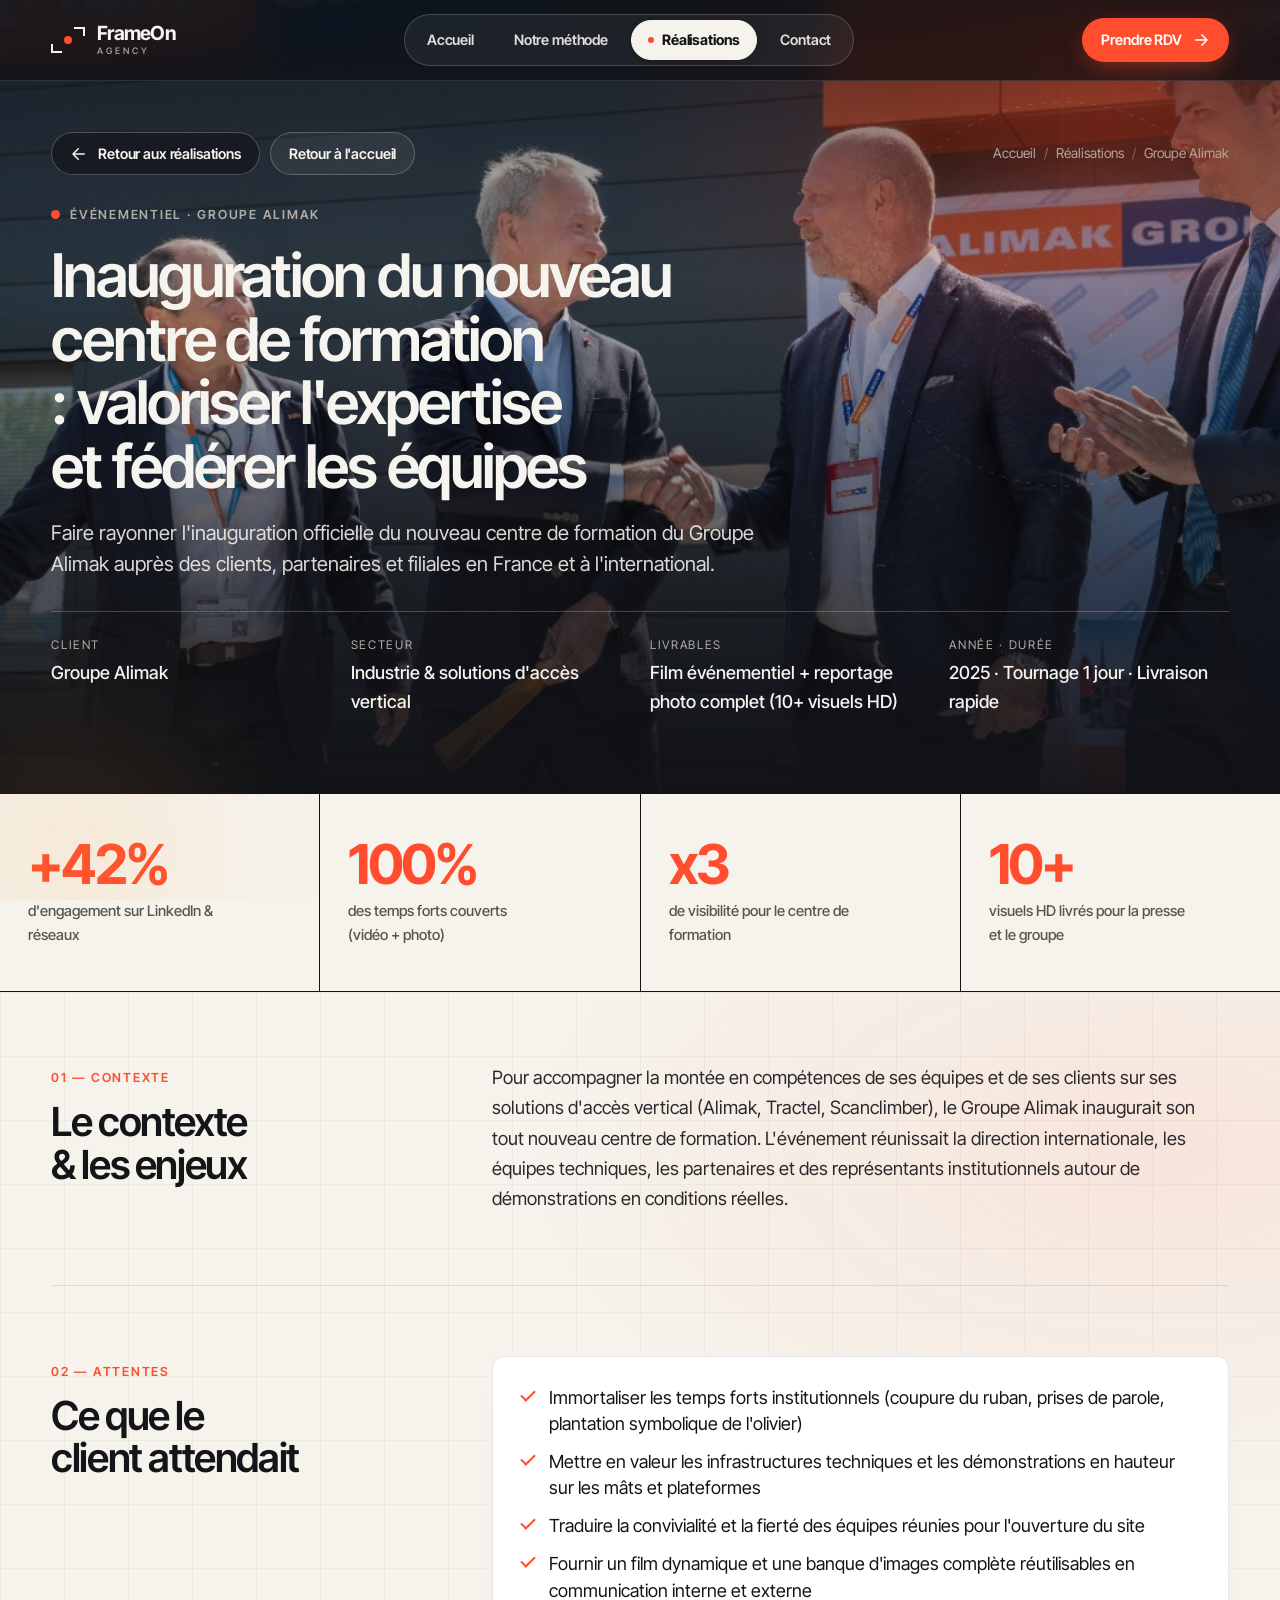
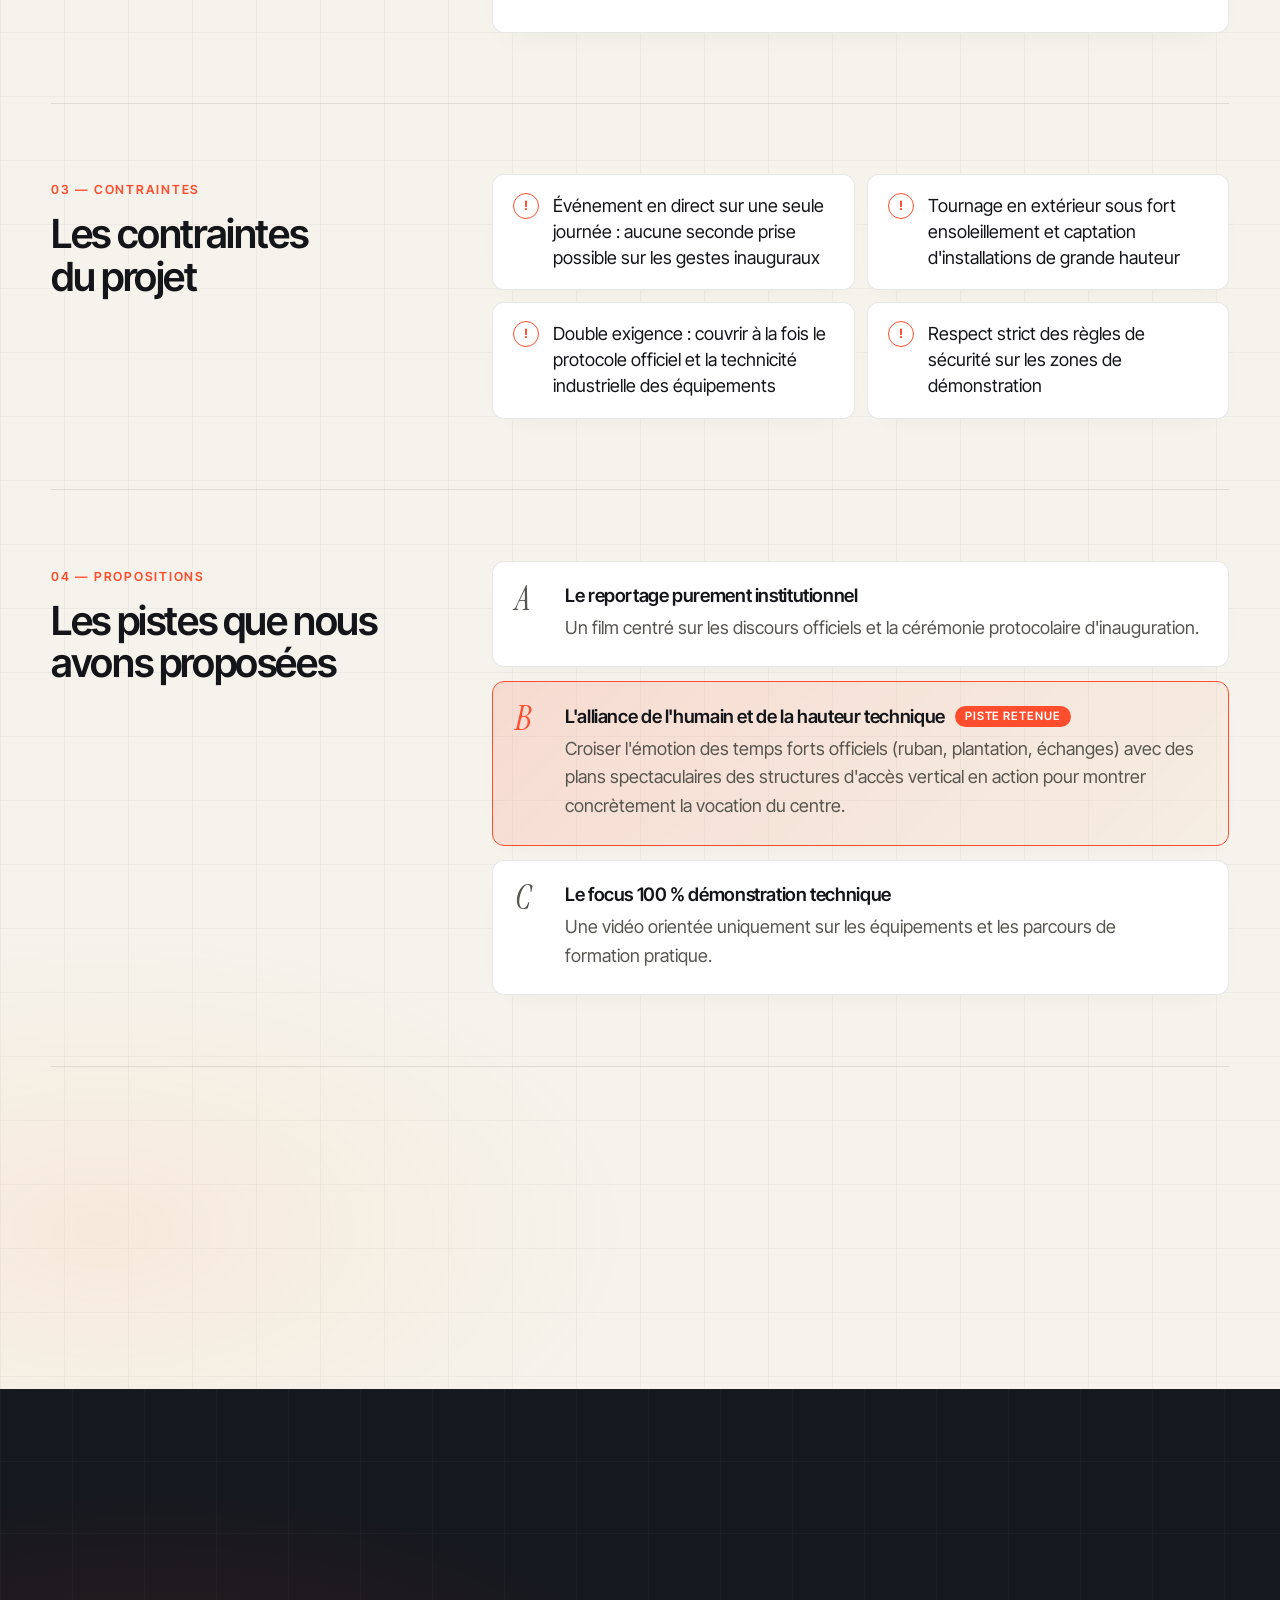
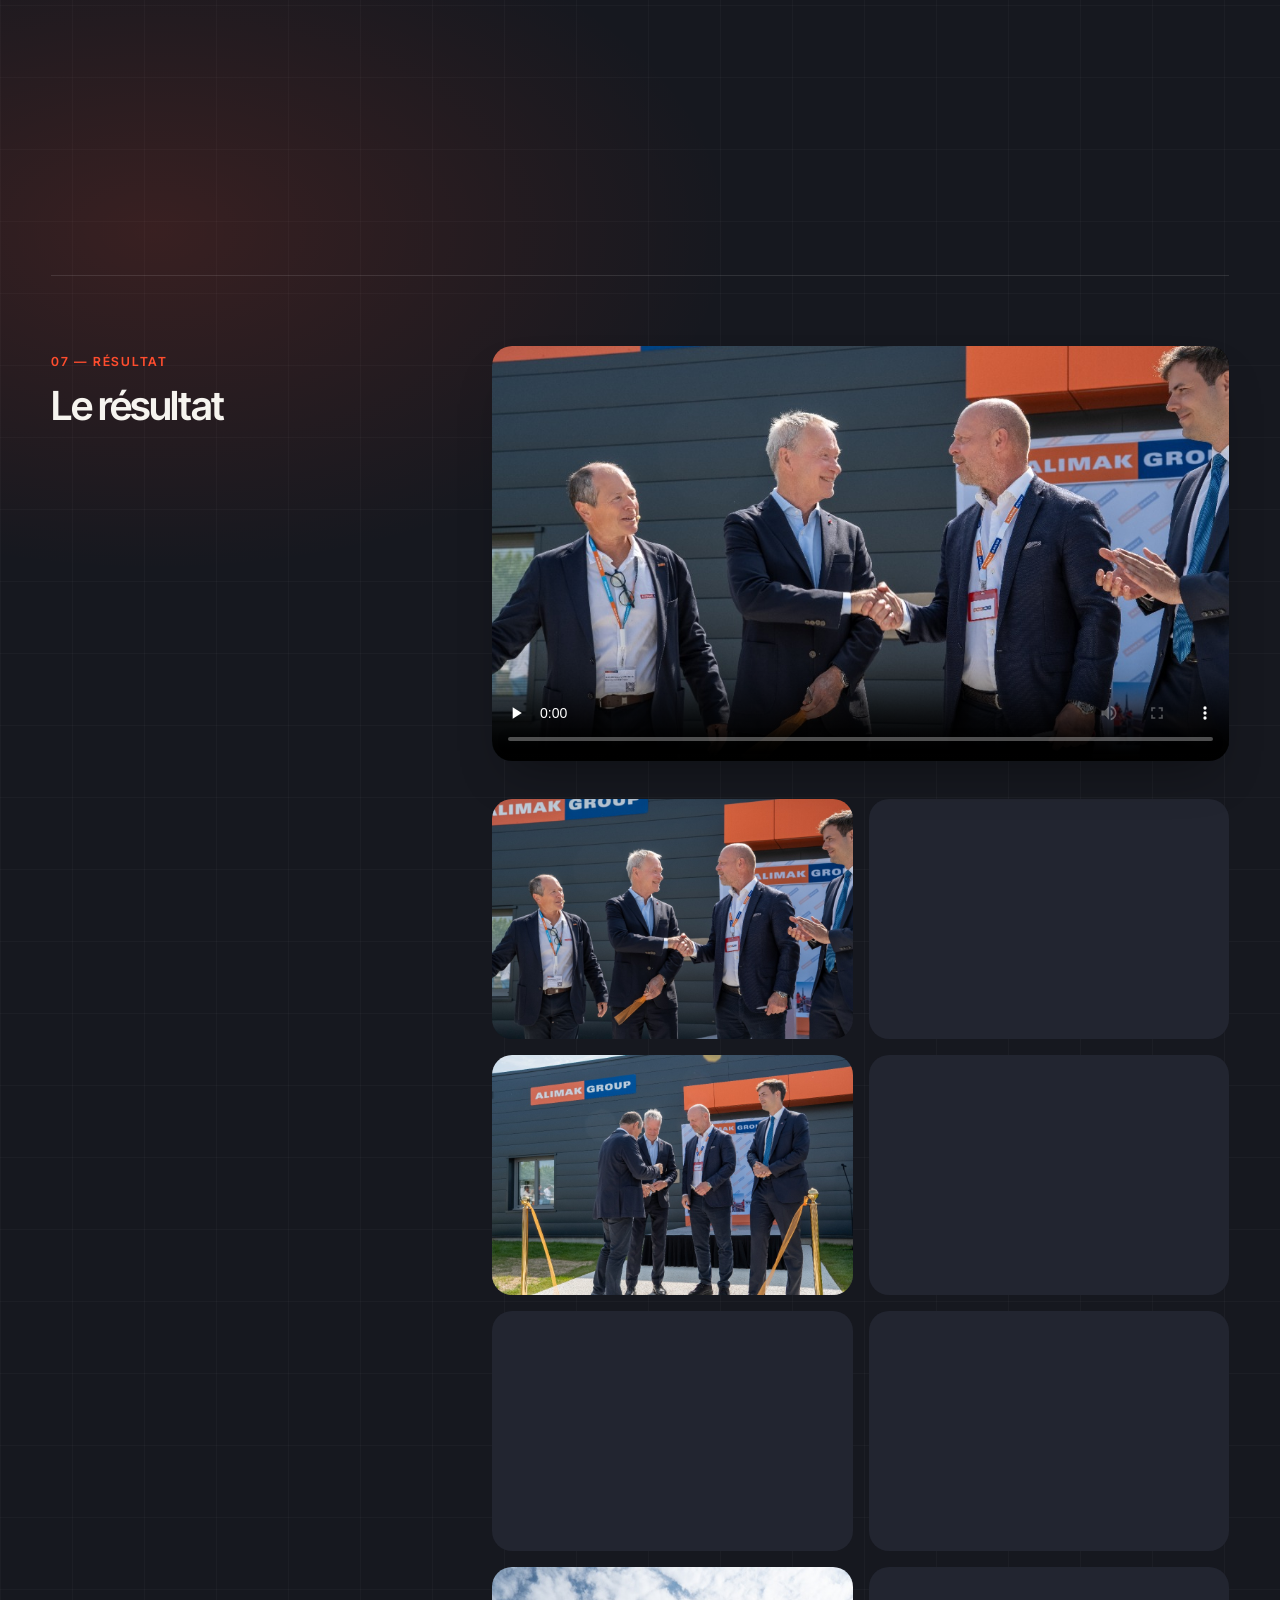
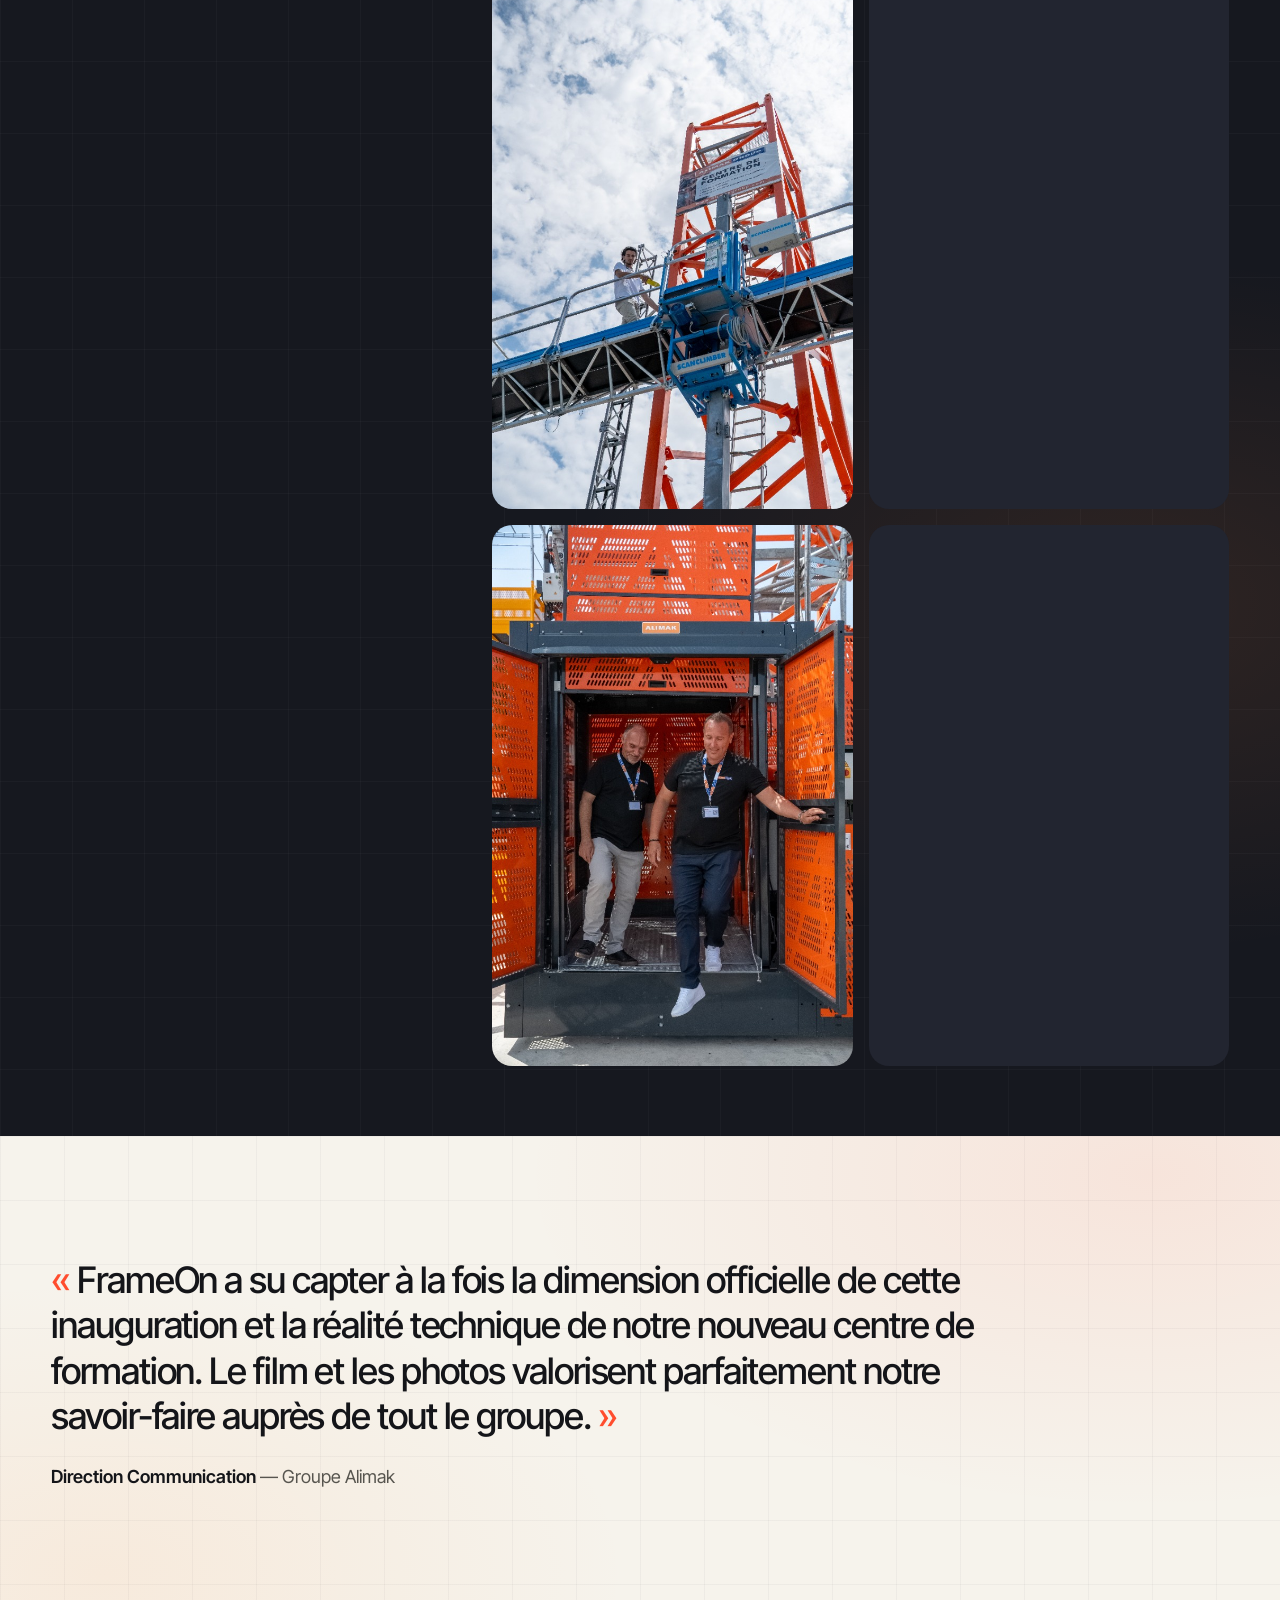
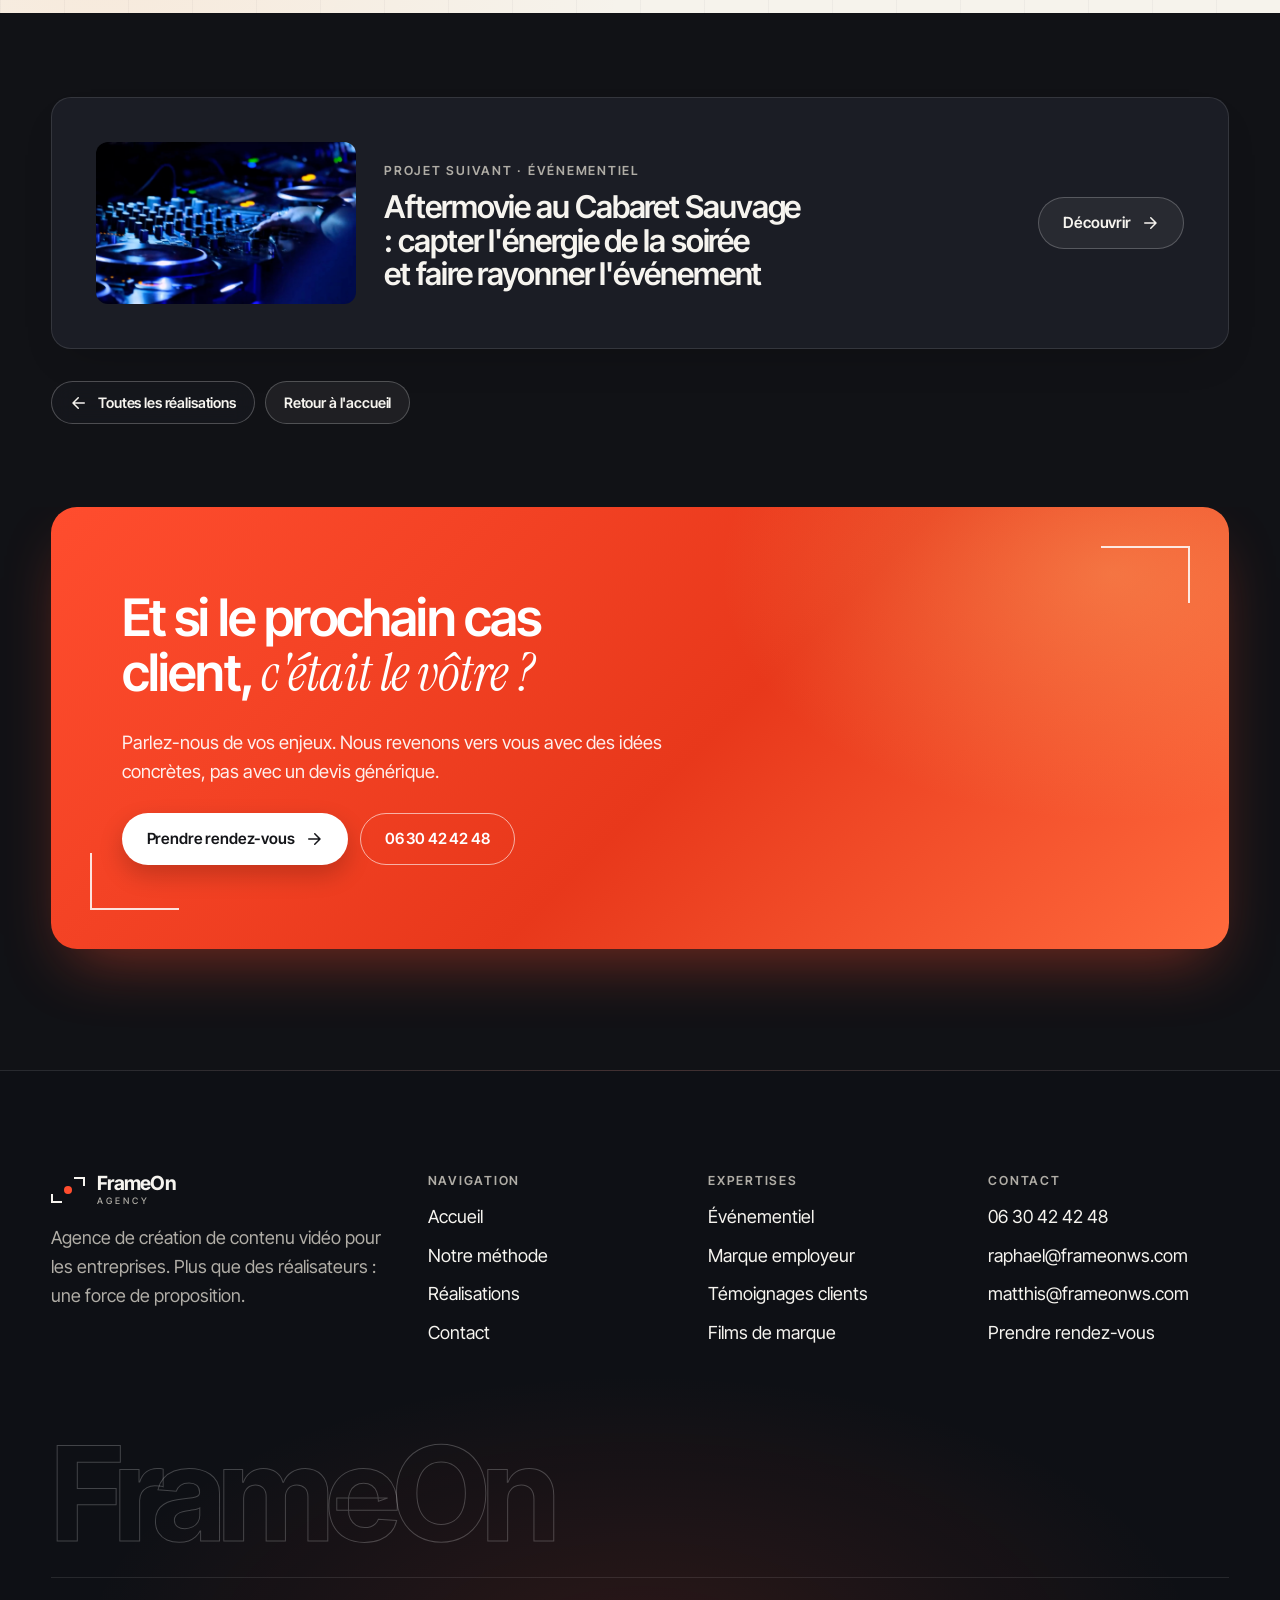
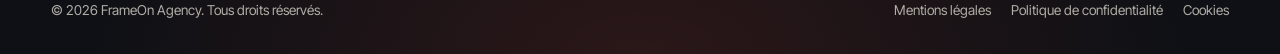
<file: projet.html>
<!DOCTYPE html>
<html lang="fr">
<head>
  <meta charset="utf-8">
  <meta name="viewport" content="width=device-width, initial-scale=1">
  <title>Groupe Alimak : Inauguration du nouveau centre de formation : valoriser l&#x27;expertise et fédérer les équipes | Réalisations FrameOn Agency</title>
  <meta name="description" content="Étude de cas vidéo B2B FrameOn Agency : contexte, contraintes, pistes créatives proposées, solution retenue et résultats mesurables.">
  <meta name="robots" content="index, follow, max-image-preview:large, max-snippet:-1, max-video-preview:-1">
  <meta name="author" content="FrameOn Agency">
  <meta name="theme-color" content="#0b0b0c">
  <link rel="canonical" href="https://www.frameon-agency.com/projet-inauguration-centre-formation-alimak.html">
  <link rel="alternate" hreflang="fr-FR" href="https://www.frameon-agency.com/projet-inauguration-centre-formation-alimak.html">
  <link rel="alternate" hreflang="x-default" href="https://www.frameon-agency.com/projet-inauguration-centre-formation-alimak.html">
  <meta property="og:type" content="article">
  <meta property="og:site_name" content="FrameOn Agency">
  <meta property="og:title" content="Groupe Alimak : Inauguration du nouveau centre de formation : valoriser l&#x27;expertise et fédérer les équipes | Réalisations FrameOn Agency">
  <meta property="og:description" content="Étude de cas vidéo B2B FrameOn Agency : contexte, contraintes, pistes créatives proposées, solution retenue et résultats mesurables.">
  <meta property="og:url" content="https://www.frameon-agency.com/projet-inauguration-centre-formation-alimak.html">
  <meta property="og:image" content="https://www.frameon-agency.com/assets/img/alimak-1.jpg">
  <meta property="og:image:width" content="1800">
  <meta property="og:image:height" content="1004">
  <meta property="og:image:alt" content="Groupe Alimak — Inauguration du nouveau centre de formation : valoriser l&#x27;expertise et fédérer les équipes">
  <meta property="og:locale" content="fr_FR">
  <meta name="twitter:card" content="summary_large_image">
  <meta name="twitter:title" content="Groupe Alimak : Inauguration du nouveau centre de formation : valoriser l&#x27;expertise et fédérer les équipes | Réalisations FrameOn Agency">
  <meta name="twitter:description" content="Étude de cas vidéo B2B FrameOn Agency : contexte, contraintes, pistes créatives proposées, solution retenue et résultats mesurables.">
  <meta name="twitter:image" content="https://www.frameon-agency.com/assets/img/alimak-1.jpg">
  <meta name="twitter:image:alt" content="Groupe Alimak — Inauguration du nouveau centre de formation : valoriser l&#x27;expertise et fédérer les équipes">
  <link rel="icon" href="favicon.svg" type="image/svg+xml">
  <link rel="manifest" href="site.webmanifest">
  <link rel="preconnect" href="https://fonts.googleapis.com">
  <link rel="preconnect" href="https://fonts.gstatic.com" crossorigin>
  <link rel="stylesheet" href="https://fonts.googleapis.com/css2?family=Instrument+Serif:ital@0;1&family=Inter+Tight:wght@400;500;600;700&display=swap">
  <link rel="stylesheet" href="assets/css/style.css?v=668f3b50">
  <script type="application/ld+json">
{
  "@context": "https://schema.org",
  "@graph": [
    {
      "@type": "BreadcrumbList",
      "itemListElement": [
        {
          "@type": "ListItem",
          "position": 1,
          "name": "Accueil",
          "item": "https://www.frameon-agency.com/"
        },
        {
          "@type": "ListItem",
          "position": 2,
          "name": "Réalisations",
          "item": "https://www.frameon-agency.com/realisations.html"
        },
        {
          "@type": "ListItem",
          "position": 3,
          "name": "Groupe Alimak — Inauguration du nouveau centre de formation : valoriser l'expertise et fédérer les équipes",
          "item": "https://www.frameon-agency.com/projet-inauguration-centre-formation-alimak.html"
        }
      ]
    },
    {
      "@type": "Article",
      "headline": "Groupe Alimak — Inauguration du nouveau centre de formation : valoriser l'expertise et fédérer les équipes",
      "description": "Faire rayonner l'inauguration officielle du nouveau centre de formation du Groupe Alimak auprès des clients, partenaires et filiales en France et à l'international.",
      "image": [
        "https://www.frameon-agency.com/assets/img/alimak-1.jpg",
        "https://www.frameon-agency.com/assets/img/alimak-1.jpg",
        "https://www.frameon-agency.com/assets/img/alimak-2.jpg",
        "https://www.frameon-agency.com/assets/img/alimak-6.jpg",
        "https://www.frameon-agency.com/assets/img/alimak-5.jpg",
        "https://www.frameon-agency.com/assets/img/alimak-3.jpg",
        "https://www.frameon-agency.com/assets/img/alimak-8.jpg",
        "https://www.frameon-agency.com/assets/img/alimak-4.jpg",
        "https://www.frameon-agency.com/assets/img/alimak-7.jpg",
        "https://www.frameon-agency.com/assets/img/alimak-9.jpg",
        "https://www.frameon-agency.com/assets/img/alimak-10.jpg"
      ],
      "datePublished": "2025-01-15",
      "author": {
        "@type": "Organization",
        "name": "FrameOn Agency",
        "url": "https://www.frameon-agency.com/"
      },
      "publisher": {
        "@type": "Organization",
        "name": "FrameOn Agency",
        "logo": {
          "@type": "ImageObject",
          "url": "https://www.frameon-agency.com/favicon.svg"
        }
      },
      "mainEntityOfPage": "https://www.frameon-agency.com/projet-inauguration-centre-formation-alimak.html",
      "about": [
        "Événementiel",
        "Industrie & solutions d'accès vertical",
        "Groupe Alimak"
      ]
    },
    {
      "@type": "VideoObject",
      "name": "Groupe Alimak — Inauguration du nouveau centre de formation : valoriser l'expertise et fédérer les équipes",
      "description": "Faire rayonner l'inauguration officielle du nouveau centre de formation du Groupe Alimak auprès des clients, partenaires et filiales en France et à l'international.",
      "thumbnailUrl": [
        "https://www.frameon-agency.com/assets/img/alimak-1.jpg"
      ],
      "contentUrl": "https://pub-6c9e8bcb056c47b68cb0cc7cf6d4802c.r2.dev/alimak.mp4",
      "uploadDate": "2025-01-15T09:00:00+01:00"
    },
    {
      "@type": "Review",
      "itemReviewed": {
        "@type": "Organization",
        "name": "FrameOn Agency"
      },
      "author": {
        "@type": "Person",
        "name": "Direction Communication",
        "jobTitle": "Groupe Alimak"
      },
      "reviewBody": "FrameOn a su capter à la fois la dimension officielle de cette inauguration et la réalité technique de notre nouveau centre de formation. Le film et les photos valorisent parfaitement notre savoir-faire auprès de tout le groupe.",
      "reviewRating": {
        "@type": "Rating",
        "ratingValue": "5",
        "bestRating": "5"
      }
    }
  ]
}
  </script>
</head>
<body>
  <div id="scroll-progress"></div>
  <a class="skip-link visually-hidden" href="#contenu">Aller au contenu</a>
  <header class="site-header">
    <div class="container header-inner">
      <a class="logo" href="index.html" aria-label="FrameOn Agency — Accueil">
        <span class="logo-mark" aria-hidden="true"><span class="rec-dot"></span></span>
        <span>FrameOn<small>AGENCY</small></span>
      </a>
      <nav class="main-nav" aria-label="Navigation principale">
        <ul>
            <li><a href="index.html">Accueil</a></li>
            <li><a href="methode.html">Notre méthode</a></li>
            <li><a href="realisations.html" aria-current="page">Réalisations</a></li>
            <li><a href="contact.html">Contact</a></li>
        </ul>
      </nav>
      <div class="header-cta">
        <a class="btn btn--small" href="contact.html#rendez-vous">Prendre RDV <svg viewBox="0 0 24 24" fill="none" stroke="currentColor" stroke-width="2" stroke-linecap="round" stroke-linejoin="round" aria-hidden="true"><path d="M5 12h14M13 5l7 7-7 7"/></svg></a>
        <button class="menu-toggle" type="button" popovertarget="mobile-menu" aria-label="Ouvrir le menu">
          <span></span><span></span>
        </button>
      </div>
    </div>
  </header>

  <div id="mobile-menu" class="mobile-menu" popover>
    <div class="mobile-menu-inner">
      <div class="mobile-menu-top">
        <a class="logo" href="index.html" aria-label="FrameOn Agency — Accueil">
          <span class="logo-mark" aria-hidden="true"><span class="rec-dot"></span></span>
        <span>FrameOn<small>AGENCY</small></span>
        </a>
        <button class="close-btn" type="button" popovertarget="mobile-menu" popovertargetaction="hide" aria-label="Fermer le menu">×</button>
      </div>
      <nav aria-label="Navigation mobile">
        <ul>
            <li><a href="index.html">Accueil</a></li>
            <li><a href="methode.html">Notre méthode</a></li>
            <li><a href="realisations.html" aria-current="page">Réalisations</a></li>
            <li><a href="contact.html">Contact</a></li>
        </ul>
      </nav>
      <div class="mobile-menu-foot">
        <a class="btn" href="contact.html#rendez-vous">Prendre rendez-vous <svg viewBox="0 0 24 24" fill="none" stroke="currentColor" stroke-width="2" stroke-linecap="round" stroke-linejoin="round" aria-hidden="true"><path d="M5 12h14M13 5l7 7-7 7"/></svg></a>
        <a href="tel:+33630424248">06 30 42 42 48</a>
        <a href="mailto:raphael@frameonws.com">raphael@frameonws.com</a>
        <a href="mailto:matthis@frameonws.com">matthis@frameonws.com</a>
      </div>
    </div>
  </div>

  <main id="contenu" data-project-page data-rendered-slug="inauguration-centre-formation-alimak">
    <section class="project-hero">
      <img class="project-hero-img" src="assets/img/alimak-1.jpg" alt="Groupe Alimak — Inauguration du nouveau centre de formation : valoriser l&#x27;expertise et fédérer les équipes" width="1800" height="1004" fetchpriority="high">
      <div class="container">
        <div class="project-back-bar">
          <div class="project-back-actions">
            <a class="btn btn--back btn--small" href="realisations.html"><svg viewBox="0 0 24 24" fill="none" stroke="currentColor" stroke-width="2" stroke-linecap="round" stroke-linejoin="round" aria-hidden="true"><path d="M19 12H5M11 19l-7-7 7-7"/></svg> Retour aux réalisations</a>
            <a class="btn btn--ghost btn--small" href="index.html">Retour à l'accueil</a>
          </div>
          <ol class="breadcrumb" aria-label="Fil d'Ariane">
            <li><a href="index.html">Accueil</a></li>
            <li><a href="realisations.html">Réalisations</a></li>
            <li aria-current="page">Groupe Alimak</li>
          </ol>
        </div>
        <p class="eyebrow"><span class="rec-dot"></span>Événementiel · Groupe Alimak</p>
        <h1>Inauguration du nouveau centre de formation : valoriser l&#x27;expertise et fédérer les équipes</h1>
        <p class="lead">Faire rayonner l&#x27;inauguration officielle du nouveau centre de formation du Groupe Alimak auprès des clients, partenaires et filiales en France et à l&#x27;international.</p>
        <dl class="project-facts">
          <div><dt>Client</dt><dd>Groupe Alimak</dd></div>
          <div><dt>Secteur</dt><dd>Industrie &amp; solutions d&#x27;accès vertical</dd></div>
          <div><dt>Livrables</dt><dd>Film événementiel + reportage photo complet (10+ visuels HD)</dd></div>
          <div><dt>Année · Durée</dt><dd>2025 · Tournage 1 jour · Livraison rapide</dd></div>
        </dl>
      </div>
    </section>

    <section aria-labelledby="kpi-title">
      <h2 id="kpi-title" class="visually-hidden">Résultats obtenus</h2>
      <ul class="kpis" style="--kpi-count:4">
        <li class="reveal"><strong data-count>+42%</strong><span>d&#x27;engagement sur LinkedIn &amp; réseaux</span></li><li class="reveal"><strong data-count>100%</strong><span>des temps forts couverts (vidéo + photo)</span></li><li class="reveal"><strong data-count>x3</strong><span>de visibilité pour le centre de formation</span></li><li class="reveal"><strong data-count>10+</strong><span>visuels HD livrés pour la presse et le groupe</span></li>
      </ul>
    </section>

    <div class="section--light">
      <div class="container">
        <section class="case-section">
          <div class="case-section-head reveal">
            <p class="eyebrow">01 — Contexte</p>
            <h2>Le contexte &amp; les enjeux</h2>
          </div>
          <div class="case-section-body reveal"><p>Pour accompagner la montée en compétences de ses équipes et de ses clients sur ses solutions d&#x27;accès vertical (Alimak, Tractel, Scanclimber), le Groupe Alimak inaugurait son tout nouveau centre de formation. L&#x27;événement réunissait la direction internationale, les équipes techniques, les partenaires et des représentants institutionnels autour de démonstrations en conditions réelles.</p></div>
        </section>

        <section class="case-section">
          <div class="case-section-head reveal">
            <p class="eyebrow">02 — Attentes</p>
            <h2>Ce que le client attendait</h2>
          </div>
          <div class="case-section-body reveal">
            <div class="box"><ul class="check-list"><li>Immortaliser les temps forts institutionnels (coupure du ruban, prises de parole, plantation symbolique de l&#x27;olivier)</li><li>Mettre en valeur les infrastructures techniques et les démonstrations en hauteur sur les mâts et plateformes</li><li>Traduire la convivialité et la fierté des équipes réunies pour l&#x27;ouverture du site</li><li>Fournir un film dynamique et une banque d&#x27;images complète réutilisables en communication interne et externe</li></ul></div>
          </div>
        </section>

        <section class="case-section">
          <div class="case-section-head reveal">
            <p class="eyebrow">03 — Contraintes</p>
            <h2>Les contraintes du projet</h2>
          </div>
          <div class="case-section-body reveal"><ul class="constraints"><li>Événement en direct sur une seule journée : aucune seconde prise possible sur les gestes inauguraux</li><li>Tournage en extérieur sous fort ensoleillement et captation d&#x27;installations de grande hauteur</li><li>Double exigence : couvrir à la fois le protocole officiel et la technicité industrielle des équipements</li><li>Respect strict des règles de sécurité sur les zones de démonstration</li></ul></div>
        </section>

        <section class="case-section">
          <div class="case-section-head reveal">
            <p class="eyebrow">04 — Propositions</p>
            <h2>Les pistes que nous avons proposées</h2>
          </div>
          <div class="case-section-body reveal">
            <ol class="tracks"><li class="track">
                <span class="track-letter" aria-hidden="true">A</span>
                <h3>Le reportage purement institutionnel</h3>
                <p>Un film centré sur les discours officiels et la cérémonie protocolaire d&#x27;inauguration.</p>
              </li><li class="track track--chosen">
                <span class="track-letter" aria-hidden="true">B</span>
                <h3>L&#x27;alliance de l&#x27;humain et de la hauteur technique <span class="chosen-badge">Piste retenue</span></h3>
                <p>Croiser l&#x27;émotion des temps forts officiels (ruban, plantation, échanges) avec des plans spectaculaires des structures d&#x27;accès vertical en action pour montrer concrètement la vocation du centre.</p>
              </li><li class="track">
                <span class="track-letter" aria-hidden="true">C</span>
                <h3>Le focus 100 % démonstration technique</h3>
                <p>Une vidéo orientée uniquement sur les équipements et les parcours de formation pratique.</p>
              </li></ol>
          </div>
        </section>

        <section class="case-section" style="border-bottom:0">
          <div class="case-section-head reveal">
            <p class="eyebrow">05 — Solution</p>
            <h2>La solution retenue</h2>
          </div>
          <div class="case-section-body reveal"><p>Nous avons retenu la piste mêlant dimension humaine et démonstration industrielle. Tout au long de la journée, nous avons alterné la captation sur le vif des moments symboliques (coupure du ruban, plantation de l&#x27;olivier, poignées de main, visites) et la mise en valeur esthétique des tours, ascenseurs de chantier et plateformes d&#x27;accès vertical. Le film final et le reportage photo donnent immédiatement envie aux clients et collaborateurs de venir se former sur place.</p></div>
        </section>
      </div>
    </div>

    <div class="section--alt">
      <div class="bg-decor" aria-hidden="true">
        <div class="orb orb--warm" style="top:-120px;right:-100px"></div>
        <div class="orb orb--amber" style="bottom:-140px;left:-120px"></div>
        <svg viewBox="0 0 800 600" fill="none" style="position:absolute;right:-8%;top:6%;width:640px;height:480px;opacity:.18">
          <circle cx="400" cy="300" r="240" stroke="currentColor" stroke-dasharray="6 10"/>
          <circle cx="400" cy="300" r="160" stroke="#ff4d2e" stroke-opacity=".5"/>
          <circle cx="400" cy="300" r="80" stroke="currentColor" stroke-dasharray="3 6"/>
          <line x1="120" y1="300" x2="680" y2="300" stroke="currentColor" stroke-opacity=".35"/>
          <line x1="400" y1="40" x2="400" y2="560" stroke="currentColor" stroke-opacity=".35"/>
        </svg>
      </div>
      <div class="container">
      <section class="case-section">
        <div class="case-section-head reveal">
          <p class="eyebrow">06 — Production</p>
          <h2>Tournage &amp; montage</h2>
        </div>
        <div class="case-section-body reveal">
          <div class="prod-grid">
            <div class="box"><h3>Tournage</h3><p>Captation vidéo et photo sur une journée complète avec caméras et optiques professionnelles, prises de vues au sol et en contre-plongée sur les structures.</p></div>
            <div class="box"><h3>Montage</h3><p>Montage rythmé mêlant temps forts officiels, démonstrations techniques et ambiance conviviale, avec étalonnage soigné aux couleurs d&#x27;Alimak Group.</p></div>
            <div class="box"><h3>Équipe</h3><p>Équipe agile vidéo &amp; photographie dédiée sur toute la durée de l&#x27;inauguration.</p></div>
          </div>
        </div>
      </section>

        <section class="case-section" style="border-bottom:0">
          <div class="case-section-head reveal">
            <p class="eyebrow">07 — Résultat</p>
            <h2>Le résultat</h2>
          </div>
          <div class="case-section-body reveal">
            <div class="result-video"><video controls loading="lazy" playsinline preload="none" width="1280" height="720" poster="assets/img/alimak-1.jpg"><source src="https://pub-6c9e8bcb056c47b68cb0cc7cf6d4802c.r2.dev/alimak.mp4" type="video/mp4">Votre navigateur ne lit pas cette vidéo.</video></div>
            <div class="gallery"><figure><img src="assets/img/alimak-1.jpg" alt="Photo du projet Groupe Alimak — Inauguration du nouveau centre de formation : valoriser l&#x27;expertise et fédérer les équipes (1)" width="1800" height="1004" loading="lazy" decoding="async"></figure><figure><img src="assets/img/alimak-2.jpg" alt="Photo du projet Groupe Alimak — Inauguration du nouveau centre de formation : valoriser l&#x27;expertise et fédérer les équipes (2)" width="1800" height="1004" loading="lazy" decoding="async"></figure><figure><img src="assets/img/alimak-6.jpg" alt="Photo du projet Groupe Alimak — Inauguration du nouveau centre de formation : valoriser l&#x27;expertise et fédérer les équipes (3)" width="1800" height="1004" loading="lazy" decoding="async"></figure><figure><img src="assets/img/alimak-5.jpg" alt="Photo du projet Groupe Alimak — Inauguration du nouveau centre de formation : valoriser l&#x27;expertise et fédérer les équipes (4)" width="1800" height="1004" loading="lazy" decoding="async"></figure><figure><img src="assets/img/alimak-3.jpg" alt="Photo du projet Groupe Alimak — Inauguration du nouveau centre de formation : valoriser l&#x27;expertise et fédérer les équipes (5)" width="1800" height="1004" loading="lazy" decoding="async"></figure><figure><img src="assets/img/alimak-8.jpg" alt="Photo du projet Groupe Alimak — Inauguration du nouveau centre de formation : valoriser l&#x27;expertise et fédérer les équipes (6)" width="1800" height="1004" loading="lazy" decoding="async"></figure><figure><img src="assets/img/alimak-4.jpg" alt="Photo du projet Groupe Alimak — Inauguration du nouveau centre de formation : valoriser l&#x27;expertise et fédérer les équipes (7)" width="1800" height="1004" loading="lazy" decoding="async"></figure><figure><img src="assets/img/alimak-7.jpg" alt="Photo du projet Groupe Alimak — Inauguration du nouveau centre de formation : valoriser l&#x27;expertise et fédérer les équipes (8)" width="1800" height="1004" loading="lazy" decoding="async"></figure><figure><img src="assets/img/alimak-9.jpg" alt="Photo du projet Groupe Alimak — Inauguration du nouveau centre de formation : valoriser l&#x27;expertise et fédérer les équipes (9)" width="1800" height="1004" loading="lazy" decoding="async"></figure><figure><img src="assets/img/alimak-10.jpg" alt="Photo du projet Groupe Alimak — Inauguration du nouveau centre de formation : valoriser l&#x27;expertise et fédérer les équipes (10)" width="1800" height="1004" loading="lazy" decoding="async"></figure></div>
          </div>
        </section>
      </div>
    </div>
    <section class="section section--light">
      <div class="container">
        <figure class="big-quote reveal">
          <blockquote><p>FrameOn a su capter à la fois la dimension officielle de cette inauguration et la réalité technique de notre nouveau centre de formation. Le film et les photos valorisent parfaitement notre savoir-faire auprès de tout le groupe.</p></blockquote>
          <figcaption><strong>Direction Communication</strong> — Groupe Alimak</figcaption>
        </figure>
      </div>
    </section>

    <section class="section--tight">
      <div class="container">
        <a class="next-project reveal" href="projet-aftermovie-cabaret-sauvage-paris.html">
          <img src="assets/img/cabaret-1.jpg" alt="Cabaret Sauvage · Divine Musique &amp; 1.2.3. Sauvage — Aftermovie au Cabaret Sauvage : capter l&#x27;énergie de la soirée et faire rayonner l&#x27;événement" width="1800" height="1004" loading="lazy">
          <div>
            <p class="eyebrow">Projet suivant · Événementiel</p>
            <h2>Aftermovie au Cabaret Sauvage : capter l&#x27;énergie de la soirée et faire rayonner l&#x27;événement</h2>
          </div>
          <span class="btn btn--ghost">Découvrir <svg viewBox="0 0 24 24" fill="none" stroke="currentColor" stroke-width="2" stroke-linecap="round" stroke-linejoin="round" aria-hidden="true"><path d="M5 12h14M13 5l7 7-7 7"/></svg></span>
        </a>
        <div class="project-back-actions mt-m reveal">
          <a class="btn btn--back btn--small" href="realisations.html"><svg viewBox="0 0 24 24" fill="none" stroke="currentColor" stroke-width="2" stroke-linecap="round" stroke-linejoin="round" aria-hidden="true"><path d="M19 12H5M11 19l-7-7 7-7"/></svg> Toutes les réalisations</a>
          <a class="btn btn--ghost btn--small" href="index.html">Retour à l'accueil</a>
        </div>
      </div>
    </section>

    <section class="section" style="padding-top:0">
      <div class="container">
        <div class="cta-band reveal">
          <h2 class="h2">Et si le prochain cas client, <em>c'était le vôtre ?</em></h2>
          <p>Parlez-nous de vos enjeux. Nous revenons vers vous avec des idées concrètes, pas avec un devis générique.</p>
          <div class="btn-row">
            <a class="btn" href="contact.html#rendez-vous">Prendre rendez-vous <svg viewBox="0 0 24 24" fill="none" stroke="currentColor" stroke-width="2" stroke-linecap="round" stroke-linejoin="round" aria-hidden="true"><path d="M5 12h14M13 5l7 7-7 7"/></svg></a>
            <a class="btn btn--ghost" href="tel:+33630424248">06 30 42 42 48</a>
          </div>
        </div>
      </div>
    </section>
  </main>

  <footer class="site-footer">
    <div class="container">
      <div class="footer-top">
        <div class="footer-brand">
          <a class="logo" href="index.html" aria-label="FrameOn Agency — Accueil">
            <span class="logo-mark" aria-hidden="true"><span class="rec-dot"></span></span>
        <span>FrameOn<small>AGENCY</small></span>
          </a>
          <p>Agence de création de contenu vidéo pour les entreprises. Plus que des réalisateurs&nbsp;: une force de proposition.</p>
        </div>
        <div class="footer-col">
          <h2>Navigation</h2>
          <ul>
            <li><a href="index.html">Accueil</a></li>
            <li><a href="methode.html">Notre méthode</a></li>
            <li><a href="realisations.html">Réalisations</a></li>
            <li><a href="contact.html">Contact</a></li>
          </ul>
        </div>
        <div class="footer-col">
          <h2>Expertises</h2>
          <ul>
            <li><a href="index.html#services">Événementiel</a></li>
            <li><a href="index.html#services">Marque employeur</a></li>
            <li><a href="index.html#services">Témoignages clients</a></li>
            <li><a href="index.html#services">Films de marque</a></li>
          </ul>
        </div>
        <div class="footer-col">
          <h2>Contact</h2>
          <ul>
            <li><a href="tel:+33630424248">06 30 42 42 48</a></li>
            <li><a href="mailto:raphael@frameonws.com">raphael@frameonws.com</a></li>
            <li><a href="mailto:matthis@frameonws.com">matthis@frameonws.com</a></li>
            <li><a href="contact.html#rendez-vous">Prendre rendez-vous</a></li>
          </ul>
        </div>
      </div>
      <p class="footer-big" aria-hidden="true">FrameOn</p>
      <div class="footer-bottom">
        <p>© <span data-year>2026</span> FrameOn Agency. Tous droits réservés.</p>
        <ul>
          <li><a href="mentions-legales.html">Mentions légales</a></li>
          <li><a href="confidentialite.html">Politique de confidentialité</a></li>
          <li><a href="mentions-legales.html#cookies">Cookies</a></li>
        </ul>
      </div>
    </div>
  </footer>
  <script src="assets/js/projets-data.js?v=20261126" defer></script>
  <script src="assets/js/main.js?v=668f3b50" defer></script>
  <script src="assets/js/projet.js?v=668f3b50" defer></script>
</body>
</html>
</file>
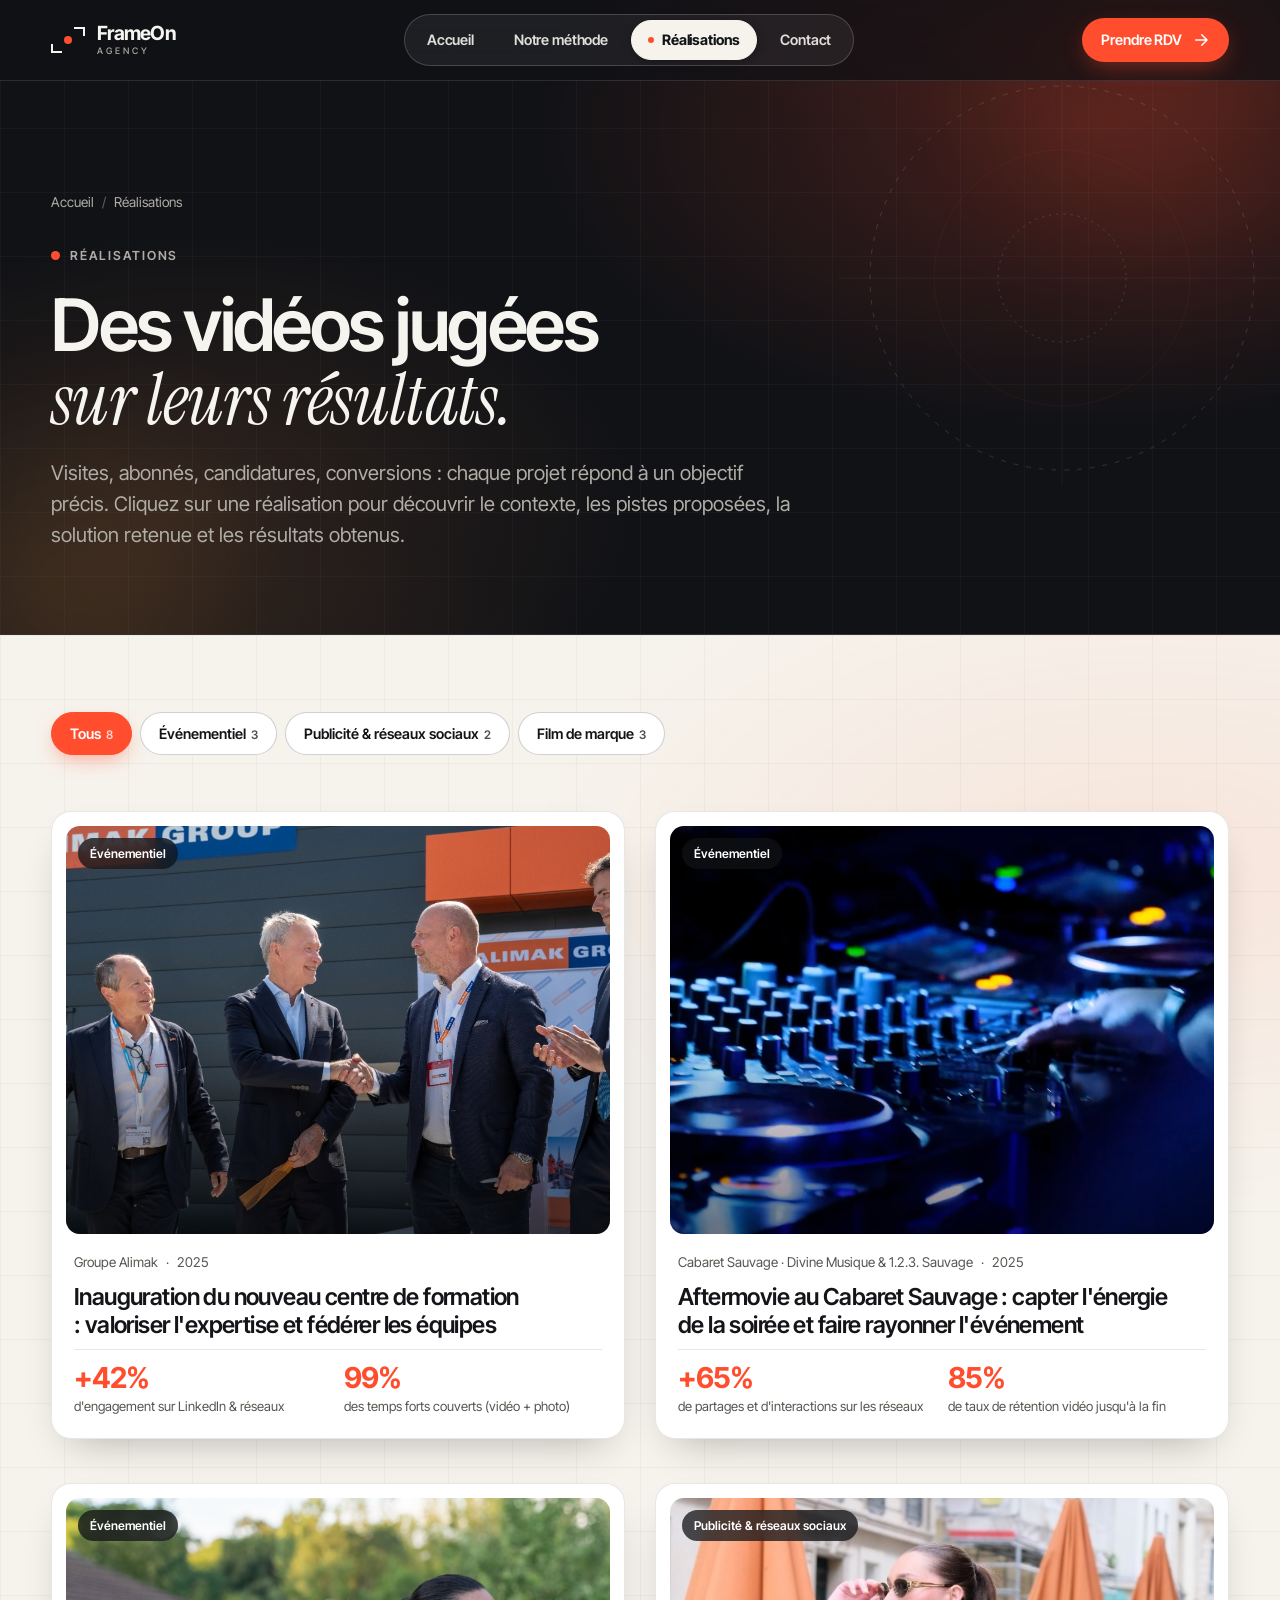
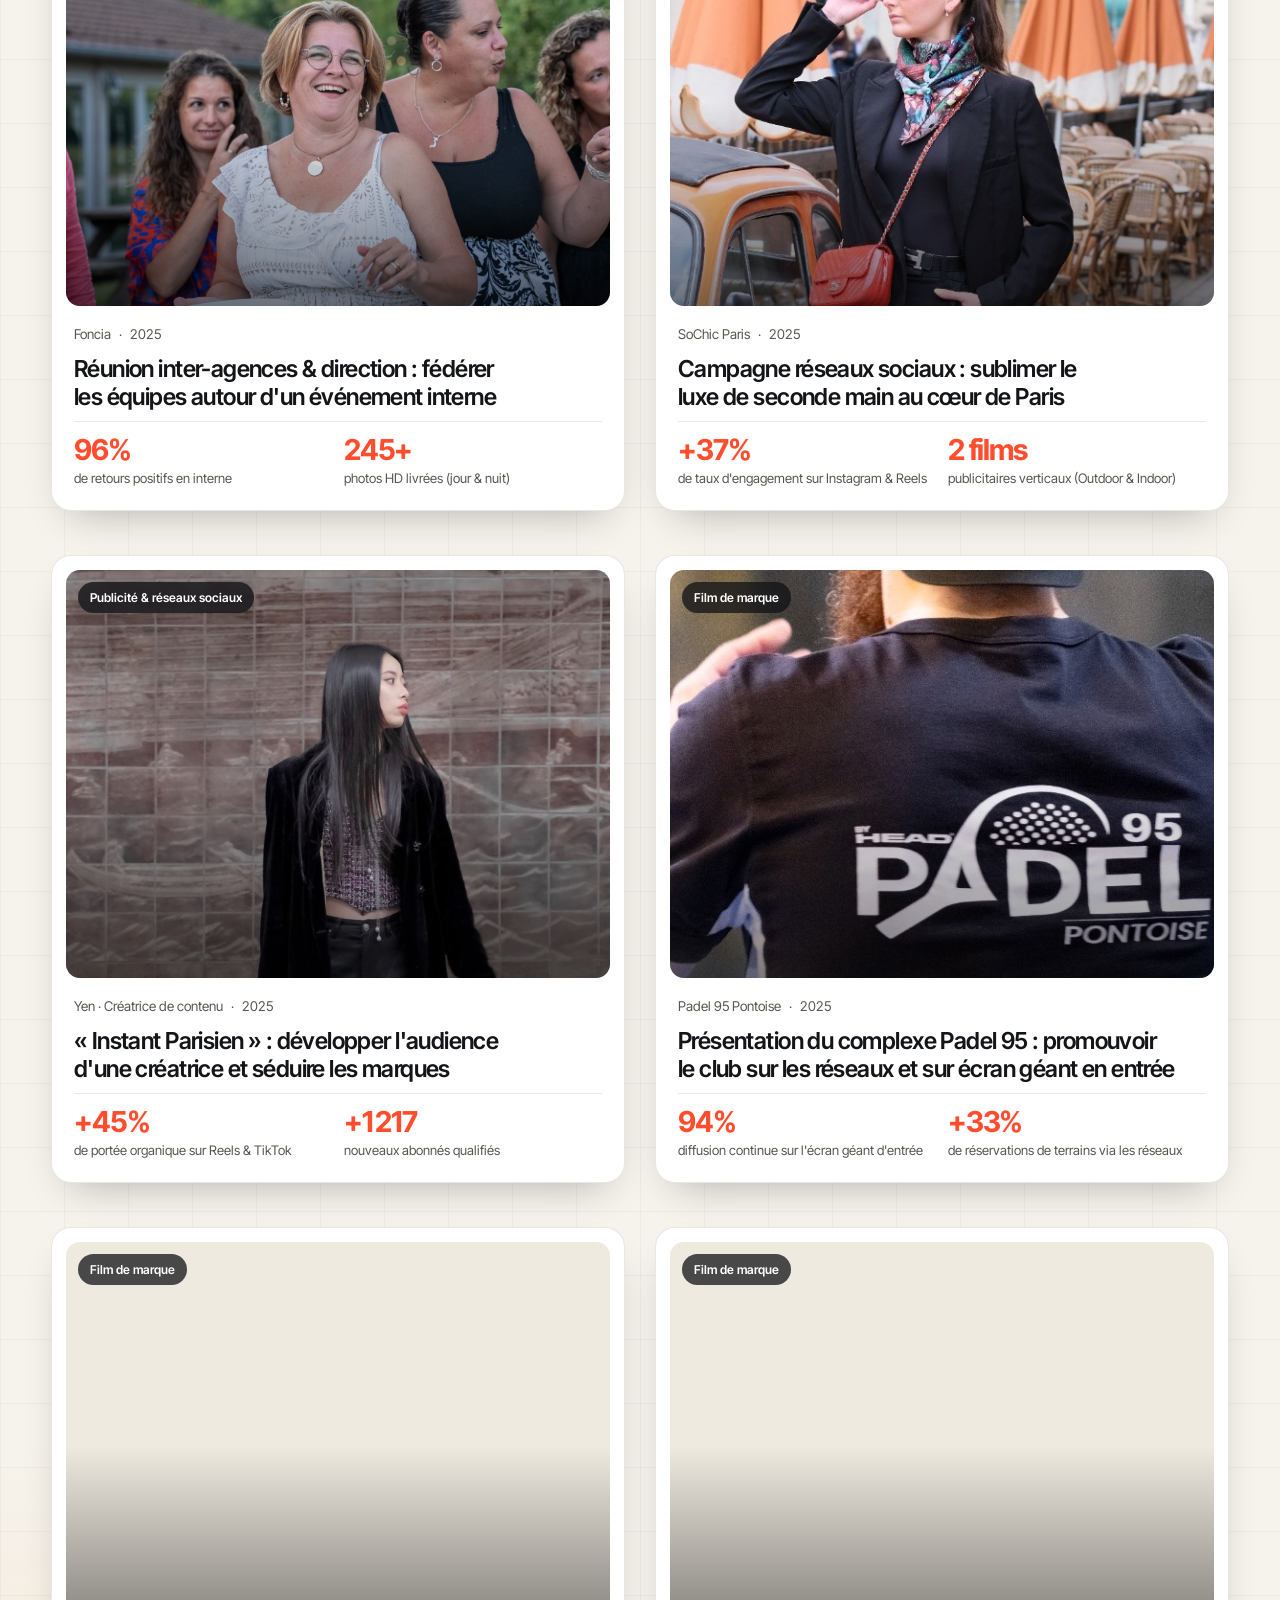
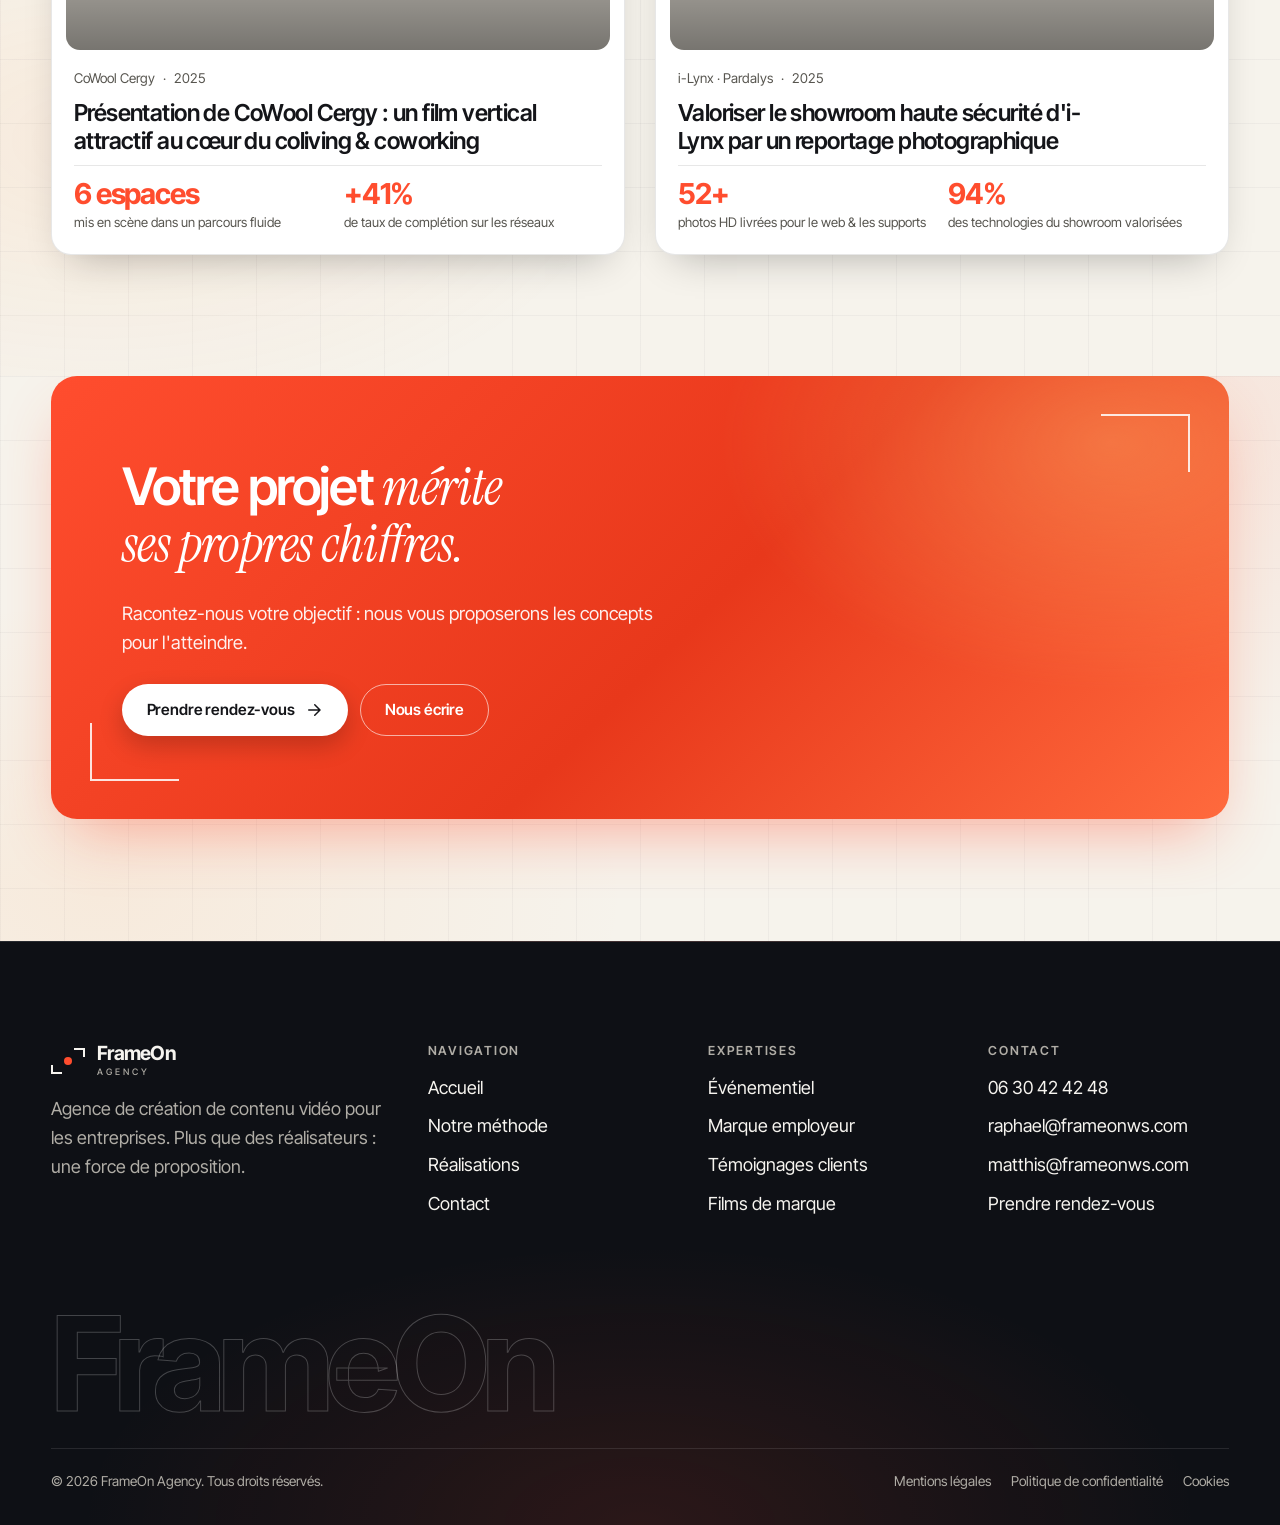
<file: realisations.html>
<!DOCTYPE html>
<html lang="fr">
<head>
  <meta charset="utf-8">
  <meta name="viewport" content="width=device-width, initial-scale=1">
  <title>Réalisations &amp; cas clients vidéo B2B — FrameOn Agency</title>
  <meta name="description" content="Découvrez les réalisations vidéo de FrameOn Agency et les résultats concrets obtenus pour nos clients (+30% de conversion, +64% de candidatures, +1 300 abonnés LinkedIn).">
  <meta name="robots" content="index, follow, max-image-preview:large, max-snippet:-1, max-video-preview:-1">
  <meta name="author" content="FrameOn Agency">
  <meta name="theme-color" content="#0b0b0c">
  <link rel="canonical" href="https://www.frameon-agency.com/realisations.html">
  <link rel="alternate" hreflang="fr-FR" href="https://www.frameon-agency.com/realisations.html">
  <link rel="alternate" hreflang="x-default" href="https://www.frameon-agency.com/realisations.html">
  <meta property="og:type" content="website">
  <meta property="og:site_name" content="FrameOn Agency">
  <meta property="og:title" content="Réalisations &amp; cas clients vidéo B2B — FrameOn Agency">
  <meta property="og:description" content="Découvrez les réalisations vidéo de FrameOn Agency et les résultats concrets obtenus pour nos clients (+30% de conversion, +64% de candidatures, +1 300 abonnés LinkedIn).">
  <meta property="og:url" content="https://www.frameon-agency.com/realisations.html">
  <meta property="og:image" content="https://www.frameon-agency.com/assets/img/alimak-1.jpg">
  <meta property="og:image:width" content="1800">
  <meta property="og:image:height" content="1004">
  <meta property="og:image:alt" content="FrameOn Agency — Agence de création de contenu vidéo pour les entreprises">
  <meta property="og:locale" content="fr_FR">
  <meta name="twitter:card" content="summary_large_image">
  <meta name="twitter:title" content="Réalisations &amp; cas clients vidéo B2B — FrameOn Agency">
  <meta name="twitter:description" content="Découvrez les réalisations vidéo de FrameOn Agency et les résultats concrets obtenus pour nos clients (+30% de conversion, +64% de candidatures, +1 300 abonnés LinkedIn).">
  <meta name="twitter:image" content="https://www.frameon-agency.com/assets/img/alimak-1.jpg">
  <meta name="twitter:image:alt" content="FrameOn Agency — Agence de création de contenu vidéo pour les entreprises">
  <link rel="icon" href="favicon.svg" type="image/svg+xml">
  <link rel="manifest" href="site.webmanifest">
  <link rel="preconnect" href="https://fonts.googleapis.com">
  <link rel="preconnect" href="https://fonts.gstatic.com" crossorigin>
  <link rel="stylesheet" href="https://fonts.googleapis.com/css2?family=Instrument+Serif:ital@0;1&family=Inter+Tight:wght@400;500;600;700&display=swap">
  <link rel="stylesheet" href="assets/css/style.css?v=668f3b50">
  <script type="application/ld+json">
{
  "@context": "https://schema.org",
  "@graph": [
    {
      "@type": "BreadcrumbList",
      "itemListElement": [
        {
          "@type": "ListItem",
          "position": 1,
          "name": "Accueil",
          "item": "https://www.frameon-agency.com/"
        },
        {
          "@type": "ListItem",
          "position": 2,
          "name": "Réalisations",
          "item": "https://www.frameon-agency.com/realisations.html"
        }
      ]
    },
    {
      "@type": "CollectionPage",
      "name": "Réalisations & études de cas vidéo B2B — FrameOn Agency",
      "url": "https://www.frameon-agency.com/realisations.html",
      "description": "Découvrez nos réalisations vidéo d'entreprise et leurs résultats mesurables : séminaires, salons, marque employeur, témoignages clients et films de marque.",
      "mainEntity": {
        "@type": "ItemList",
        "itemListElement": [
          {
            "@type": "ListItem",
            "position": 1,
            "url": "https://www.frameon-agency.com/projet-inauguration-centre-formation-alimak.html",
            "name": "Groupe Alimak — Inauguration du nouveau centre de formation : valoriser l'expertise et fédérer les équipes"
          },
          {
            "@type": "ListItem",
            "position": 2,
            "url": "https://www.frameon-agency.com/projet-aftermovie-cabaret-sauvage-paris.html",
            "name": "Cabaret Sauvage · Divine Musique & 1.2.3. Sauvage — Aftermovie au Cabaret Sauvage : capter l'énergie de la soirée et faire rayonner l'événement"
          },
          {
            "@type": "ListItem",
            "position": 3,
            "url": "https://www.frameon-agency.com/projet-evenement-interne-agences-foncia.html",
            "name": "Foncia — Réunion inter-agences & direction : fédérer les équipes autour d'un événement interne"
          },
          {
            "@type": "ListItem",
            "position": 4,
            "url": "https://www.frameon-agency.com/projet-campagne-social-media-sochic-paris.html",
            "name": "SoChic Paris — Campagne réseaux sociaux : sublimer le luxe de seconde main au cœur de Paris"
          },
          {
            "@type": "ListItem",
            "position": 5,
            "url": "https://www.frameon-agency.com/projet-instant-parisien-influence-reseaux-sociaux.html",
            "name": "Yen · Créatrice de contenu — « Instant Parisien » : développer l'audience d'une créatrice et séduire les marques"
          },
          {
            "@type": "ListItem",
            "position": 6,
            "url": "https://www.frameon-agency.com/projet-presentation-complexe-padel-95.html",
            "name": "Padel 95 Pontoise — Présentation du complexe Padel 95 : promouvoir le club sur les réseaux et sur écran géant en entrée"
          },
          {
            "@type": "ListItem",
            "position": 7,
            "url": "https://www.frameon-agency.com/projet-presentation-cowool-cergy-coliving-coworking.html",
            "name": "CoWool Cergy — Présentation de CoWool Cergy : un film vertical attractif au cœur du coliving & coworking"
          },
          {
            "@type": "ListItem",
            "position": 8,
            "url": "https://www.frameon-agency.com/projet-reportage-photo-showroom-securite-i-lynx.html",
            "name": "i-Lynx · Pardalys — Valoriser le showroom haute sécurité d'i-Lynx par un reportage photographique"
          }
        ]
      }
    }
  ]
}
  </script>
</head>
<body>
  <div id="scroll-progress"></div>
  <a class="skip-link visually-hidden" href="#contenu">Aller au contenu</a>
  <header class="site-header">
    <div class="container header-inner">
      <a class="logo" href="index.html" aria-label="FrameOn Agency — Accueil">
        <span class="logo-mark" aria-hidden="true"><span class="rec-dot"></span></span>
        <span>FrameOn<small>AGENCY</small></span>
      </a>
      <nav class="main-nav" aria-label="Navigation principale">
        <ul>
            <li><a href="index.html">Accueil</a></li>
            <li><a href="methode.html">Notre méthode</a></li>
            <li><a href="realisations.html" aria-current="page">Réalisations</a></li>
            <li><a href="contact.html">Contact</a></li>
        </ul>
      </nav>
      <div class="header-cta">
        <a class="btn btn--small" href="contact.html#rendez-vous">Prendre RDV <svg viewBox="0 0 24 24" fill="none" stroke="currentColor" stroke-width="2" stroke-linecap="round" stroke-linejoin="round" aria-hidden="true"><path d="M5 12h14M13 5l7 7-7 7"/></svg></a>
        <button class="menu-toggle" type="button" popovertarget="mobile-menu" aria-label="Ouvrir le menu">
          <span></span><span></span>
        </button>
      </div>
    </div>
  </header>

  <div id="mobile-menu" class="mobile-menu" popover>
    <div class="mobile-menu-inner">
      <div class="mobile-menu-top">
        <a class="logo" href="index.html" aria-label="FrameOn Agency — Accueil">
          <span class="logo-mark" aria-hidden="true"><span class="rec-dot"></span></span>
        <span>FrameOn<small>AGENCY</small></span>
        </a>
        <button class="close-btn" type="button" popovertarget="mobile-menu" popovertargetaction="hide" aria-label="Fermer le menu">×</button>
      </div>
      <nav aria-label="Navigation mobile">
        <ul>
            <li><a href="index.html">Accueil</a></li>
            <li><a href="methode.html">Notre méthode</a></li>
            <li><a href="realisations.html" aria-current="page">Réalisations</a></li>
            <li><a href="contact.html">Contact</a></li>
        </ul>
      </nav>
      <div class="mobile-menu-foot">
        <a class="btn" href="contact.html#rendez-vous">Prendre rendez-vous <svg viewBox="0 0 24 24" fill="none" stroke="currentColor" stroke-width="2" stroke-linecap="round" stroke-linejoin="round" aria-hidden="true"><path d="M5 12h14M13 5l7 7-7 7"/></svg></a>
        <a href="tel:+33630424248">06 30 42 42 48</a>
        <a href="mailto:raphael@frameonws.com">raphael@frameonws.com</a>
        <a href="mailto:matthis@frameonws.com">matthis@frameonws.com</a>
      </div>
    </div>
  </div>

  <main id="contenu">
    <section class="page-hero">
      <div class="bg-decor" aria-hidden="true">
        <div class="orb orb--warm" style="top:-120px;right:-100px"></div>
        <div class="orb orb--amber" style="bottom:-140px;left:-120px"></div>
        <svg viewBox="0 0 800 600" fill="none" style="position:absolute;right:-8%;top:6%;width:640px;height:480px;opacity:.18">
          <circle cx="400" cy="300" r="240" stroke="currentColor" stroke-dasharray="6 10"/>
          <circle cx="400" cy="300" r="160" stroke="#ff4d2e" stroke-opacity=".5"/>
          <circle cx="400" cy="300" r="80" stroke="currentColor" stroke-dasharray="3 6"/>
          <line x1="120" y1="300" x2="680" y2="300" stroke="currentColor" stroke-opacity=".35"/>
          <line x1="400" y1="40" x2="400" y2="560" stroke="currentColor" stroke-opacity=".35"/>
        </svg>
      </div>
      <div class="container">
        <ol class="breadcrumb" aria-label="Fil d'Ariane"><li><a href="index.html">Accueil</a></li><li aria-current="page">Réalisations</li></ol>
        <p class="eyebrow mt-m"><span class="rec-dot"></span>Réalisations</p>
        <h1 class="display">Des vidéos jugées <em>sur leurs résultats.</em></h1>
        <p class="lead">Visites, abonnés, candidatures, conversions : chaque projet répond à un objectif précis. Cliquez sur une réalisation pour découvrir le contexte, les pistes proposées, la solution retenue et les résultats obtenus.</p>
      </div>
    </section>

    <section class="section section--light" style="padding-top:clamp(40px,6vw,80px)" aria-label="Liste des projets">
      <div class="container">
        <div class="filters" data-filters role="group" aria-label="Filtrer par type de projet"><button type="button" class="filter-btn" aria-pressed="true" data-cat="Tous">Tous<span class="count">8</span></button><button type="button" class="filter-btn" aria-pressed="false" data-cat="Événementiel">Événementiel<span class="count">3</span></button><button type="button" class="filter-btn" aria-pressed="false" data-cat="Publicité &amp; réseaux sociaux">Publicité &amp; réseaux sociaux<span class="count">2</span></button><button type="button" class="filter-btn" aria-pressed="false" data-cat="Film de marque">Film de marque<span class="count">3</span></button></div>
        <p class="visually-hidden" role="status" data-filter-status>8 projets affichés</p>
        <div class="projects-grid" data-projects-grid>
          <article class="reveal" style="--delay:0.00s">
            <a class="project-card" href="projet-inauguration-centre-formation-alimak.html">
              <div class="project-card-media">
                <img src="assets/img/alimak-1.jpg" alt="Groupe Alimak — Inauguration du nouveau centre de formation : valoriser l&#x27;expertise et fédérer les équipes (Événementiel)" width="1800" height="1004" loading="lazy" decoding="async">
                <span class="project-badge">Événementiel</span>
                <span class="project-view" aria-hidden="true"><svg viewBox="0 0 24 24" fill="none" stroke="currentColor" stroke-width="2" stroke-linecap="round" stroke-linejoin="round" aria-hidden="true"><path d="M7 17 17 7M8 7h9v9"/></svg></span>
              </div>
              <div class="project-card-body">
                <p class="project-meta"><span>Groupe Alimak</span><span aria-hidden="true">·</span><span>2025</span></p>
                <h3>Inauguration du nouveau centre de formation : valoriser l&#x27;expertise et fédérer les équipes</h3>
                <ul class="project-results" aria-label="Résultats clés"><li><strong data-count>+42%</strong><span>d&#x27;engagement sur LinkedIn &amp; réseaux</span></li><li><strong data-count>100%</strong><span>des temps forts couverts (vidéo + photo)</span></li></ul>
              </div>
            </a>
          </article>
          <article class="reveal" style="--delay:0.08s">
            <a class="project-card" href="projet-aftermovie-cabaret-sauvage-paris.html">
              <div class="project-card-media">
                <img src="assets/img/cabaret-1.jpg" alt="Cabaret Sauvage · Divine Musique &amp; 1.2.3. Sauvage — Aftermovie au Cabaret Sauvage : capter l&#x27;énergie de la soirée et faire rayonner l&#x27;événement (Événementiel)" width="1800" height="1004" loading="lazy" decoding="async">
                <span class="project-badge">Événementiel</span>
                <span class="project-view" aria-hidden="true"><svg viewBox="0 0 24 24" fill="none" stroke="currentColor" stroke-width="2" stroke-linecap="round" stroke-linejoin="round" aria-hidden="true"><path d="M7 17 17 7M8 7h9v9"/></svg></span>
              </div>
              <div class="project-card-body">
                <p class="project-meta"><span>Cabaret Sauvage · Divine Musique &amp; 1.2.3. Sauvage</span><span aria-hidden="true">·</span><span>2025</span></p>
                <h3>Aftermovie au Cabaret Sauvage : capter l&#x27;énergie de la soirée et faire rayonner l&#x27;événement</h3>
                <ul class="project-results" aria-label="Résultats clés"><li><strong data-count>+65%</strong><span>de partages et d&#x27;interactions sur les réseaux</span></li><li><strong data-count>85%</strong><span>de taux de rétention vidéo jusqu&#x27;à la fin</span></li></ul>
              </div>
            </a>
          </article>
          <article class="reveal" style="--delay:0.16s">
            <a class="project-card" href="projet-evenement-interne-agences-foncia.html">
              <div class="project-card-media">
                <img src="assets/img/foncia-5.jpg" alt="Foncia — Réunion inter-agences &amp; direction : fédérer les équipes autour d&#x27;un événement interne (Événementiel)" width="1800" height="1004" loading="lazy" decoding="async">
                <span class="project-badge">Événementiel</span>
                <span class="project-view" aria-hidden="true"><svg viewBox="0 0 24 24" fill="none" stroke="currentColor" stroke-width="2" stroke-linecap="round" stroke-linejoin="round" aria-hidden="true"><path d="M7 17 17 7M8 7h9v9"/></svg></span>
              </div>
              <div class="project-card-body">
                <p class="project-meta"><span>Foncia</span><span aria-hidden="true">·</span><span>2025</span></p>
                <h3>Réunion inter-agences &amp; direction : fédérer les équipes autour d&#x27;un événement interne</h3>
                <ul class="project-results" aria-label="Résultats clés"><li><strong data-count>98%</strong><span>de retours positifs en interne</span></li><li><strong data-count>250+</strong><span>photos HD livrées (jour &amp; nuit)</span></li></ul>
              </div>
            </a>
          </article>
          <article class="reveal" style="--delay:0.00s">
            <a class="project-card" href="projet-campagne-social-media-sochic-paris.html">
              <div class="project-card-media">
                <img src="assets/img/sochic-cover.jpg" alt="SoChic Paris — Campagne réseaux sociaux : sublimer le luxe de seconde main au cœur de Paris (Publicité &amp; réseaux sociaux)" width="1800" height="1004" loading="lazy" decoding="async">
                <span class="project-badge">Publicité &amp; réseaux sociaux</span>
                <span class="project-view" aria-hidden="true"><svg viewBox="0 0 24 24" fill="none" stroke="currentColor" stroke-width="2" stroke-linecap="round" stroke-linejoin="round" aria-hidden="true"><path d="M7 17 17 7M8 7h9v9"/></svg></span>
              </div>
              <div class="project-card-body">
                <p class="project-meta"><span>SoChic Paris</span><span aria-hidden="true">·</span><span>2025</span></p>
                <h3>Campagne réseaux sociaux : sublimer le luxe de seconde main au cœur de Paris</h3>
                <ul class="project-results" aria-label="Résultats clés"><li><strong data-count>+38%</strong><span>de taux d&#x27;engagement sur Instagram &amp; Reels</span></li><li><strong data-count>2 films</strong><span>publicitaires verticaux (Outdoor &amp; Indoor)</span></li></ul>
              </div>
            </a>
          </article>
          <article class="reveal" style="--delay:0.08s">
            <a class="project-card" href="projet-instant-parisien-influence-reseaux-sociaux.html">
              <div class="project-card-media">
                <img src="assets/img/yen-cover.jpg?v=2" alt="Yen · Créatrice de contenu — « Instant Parisien » : développer l&#x27;audience d&#x27;une créatrice et séduire les marques (Publicité &amp; réseaux sociaux)" width="1800" height="1004" loading="lazy" decoding="async">
                <span class="project-badge">Publicité &amp; réseaux sociaux</span>
                <span class="project-view" aria-hidden="true"><svg viewBox="0 0 24 24" fill="none" stroke="currentColor" stroke-width="2" stroke-linecap="round" stroke-linejoin="round" aria-hidden="true"><path d="M7 17 17 7M8 7h9v9"/></svg></span>
              </div>
              <div class="project-card-body">
                <p class="project-meta"><span>Yen · Créatrice de contenu</span><span aria-hidden="true">·</span><span>2025</span></p>
                <h3>« Instant Parisien » : développer l&#x27;audience d&#x27;une créatrice et séduire les marques</h3>
                <ul class="project-results" aria-label="Résultats clés"><li><strong data-count>+48%</strong><span>de portée organique sur Reels &amp; TikTok</span></li><li><strong data-count>+1 300</strong><span>nouveaux abonnés qualifiés</span></li></ul>
              </div>
            </a>
          </article>
          <article class="reveal" style="--delay:0.16s">
            <a class="project-card" href="projet-presentation-complexe-padel-95.html">
              <div class="project-card-media">
                <img src="assets/img/padel-cover.jpg?v=3" alt="Padel 95 Pontoise — Présentation du complexe Padel 95 : promouvoir le club sur les réseaux et sur écran géant en entrée (Film de marque)" width="1800" height="1004" loading="lazy" decoding="async">
                <span class="project-badge">Film de marque</span>
                <span class="project-view" aria-hidden="true"><svg viewBox="0 0 24 24" fill="none" stroke="currentColor" stroke-width="2" stroke-linecap="round" stroke-linejoin="round" aria-hidden="true"><path d="M7 17 17 7M8 7h9v9"/></svg></span>
              </div>
              <div class="project-card-body">
                <p class="project-meta"><span>Padel 95 Pontoise</span><span aria-hidden="true">·</span><span>2025</span></p>
                <h3>Présentation du complexe Padel 95 : promouvoir le club sur les réseaux et sur écran géant en entrée</h3>
                <ul class="project-results" aria-label="Résultats clés"><li><strong data-count>100%</strong><span>diffusion continue sur l&#x27;écran géant d&#x27;entrée</span></li><li><strong data-count>+35%</strong><span>de réservations de terrains via les réseaux</span></li></ul>
              </div>
            </a>
          </article>
          <article class="reveal" style="--delay:0.00s">
            <a class="project-card" href="projet-presentation-cowool-cergy-coliving-coworking.html">
              <div class="project-card-media">
                <img src="assets/img/cowool-cover.jpg" alt="CoWool Cergy — Présentation de CoWool Cergy : un film vertical attractif au cœur du coliving &amp; coworking (Film de marque)" width="1800" height="1004" loading="lazy" decoding="async">
                <span class="project-badge">Film de marque</span>
                <span class="project-view" aria-hidden="true"><svg viewBox="0 0 24 24" fill="none" stroke="currentColor" stroke-width="2" stroke-linecap="round" stroke-linejoin="round" aria-hidden="true"><path d="M7 17 17 7M8 7h9v9"/></svg></span>
              </div>
              <div class="project-card-body">
                <p class="project-meta"><span>CoWool Cergy</span><span aria-hidden="true">·</span><span>2025</span></p>
                <h3>Présentation de CoWool Cergy : un film vertical attractif au cœur du coliving &amp; coworking</h3>
                <ul class="project-results" aria-label="Résultats clés"><li><strong data-count>6 espaces</strong><span>mis en scène dans un parcours fluide</span></li><li><strong data-count>+44%</strong><span>de taux de complétion sur les réseaux</span></li></ul>
              </div>
            </a>
          </article>
          <article class="reveal" style="--delay:0.08s">
            <a class="project-card" href="projet-reportage-photo-showroom-securite-i-lynx.html">
              <div class="project-card-media">
                <img src="assets/img/ilynx-cover.jpg?v=2" alt="i-Lynx · Pardalys — Valoriser le showroom haute sécurité d&#x27;i-Lynx par un reportage photographique (Film de marque)" width="1800" height="1004" loading="lazy" decoding="async">
                <span class="project-badge">Film de marque</span>
                <span class="project-view" aria-hidden="true"><svg viewBox="0 0 24 24" fill="none" stroke="currentColor" stroke-width="2" stroke-linecap="round" stroke-linejoin="round" aria-hidden="true"><path d="M7 17 17 7M8 7h9v9"/></svg></span>
              </div>
              <div class="project-card-body">
                <p class="project-meta"><span>i-Lynx · Pardalys</span><span aria-hidden="true">·</span><span>2025</span></p>
                <h3>Valoriser le showroom haute sécurité d&#x27;i-Lynx par un reportage photographique</h3>
                <ul class="project-results" aria-label="Résultats clés"><li><strong data-count>55+</strong><span>photos HD livrées pour le web &amp; les supports</span></li><li><strong data-count>100%</strong><span>des technologies du showroom valorisées</span></li></ul>
              </div>
            </a>
          </article>
        </div>
      </div>
    </section>

    <section class="section section--light" style="padding-top:0" aria-labelledby="cta-title">
      <div class="container">
        <div class="cta-band reveal">
          <h2 id="cta-title" class="h2">Votre projet <em>mérite ses propres chiffres.</em></h2>
          <p>Racontez-nous votre objectif : nous vous proposerons les concepts pour l'atteindre.</p>
          <div class="btn-row">
            <a class="btn" href="contact.html#rendez-vous">Prendre rendez-vous <svg viewBox="0 0 24 24" fill="none" stroke="currentColor" stroke-width="2" stroke-linecap="round" stroke-linejoin="round" aria-hidden="true"><path d="M5 12h14M13 5l7 7-7 7"/></svg></a>
            <a class="btn btn--ghost" href="mailto:raphael@frameonws.com">Nous écrire</a>
          </div>
        </div>
      </div>
    </section>
  </main>

  <footer class="site-footer">
    <div class="container">
      <div class="footer-top">
        <div class="footer-brand">
          <a class="logo" href="index.html" aria-label="FrameOn Agency — Accueil">
            <span class="logo-mark" aria-hidden="true"><span class="rec-dot"></span></span>
        <span>FrameOn<small>AGENCY</small></span>
          </a>
          <p>Agence de création de contenu vidéo pour les entreprises. Plus que des réalisateurs&nbsp;: une force de proposition.</p>
        </div>
        <div class="footer-col">
          <h2>Navigation</h2>
          <ul>
            <li><a href="index.html">Accueil</a></li>
            <li><a href="methode.html">Notre méthode</a></li>
            <li><a href="realisations.html">Réalisations</a></li>
            <li><a href="contact.html">Contact</a></li>
          </ul>
        </div>
        <div class="footer-col">
          <h2>Expertises</h2>
          <ul>
            <li><a href="index.html#services">Événementiel</a></li>
            <li><a href="index.html#services">Marque employeur</a></li>
            <li><a href="index.html#services">Témoignages clients</a></li>
            <li><a href="index.html#services">Films de marque</a></li>
          </ul>
        </div>
        <div class="footer-col">
          <h2>Contact</h2>
          <ul>
            <li><a href="tel:+33630424248">06 30 42 42 48</a></li>
            <li><a href="mailto:raphael@frameonws.com">raphael@frameonws.com</a></li>
            <li><a href="mailto:matthis@frameonws.com">matthis@frameonws.com</a></li>
            <li><a href="contact.html#rendez-vous">Prendre rendez-vous</a></li>
          </ul>
        </div>
      </div>
      <p class="footer-big" aria-hidden="true">FrameOn</p>
      <div class="footer-bottom">
        <p>© <span data-year>2026</span> FrameOn Agency. Tous droits réservés.</p>
        <ul>
          <li><a href="mentions-legales.html">Mentions légales</a></li>
          <li><a href="confidentialite.html">Politique de confidentialité</a></li>
          <li><a href="mentions-legales.html#cookies">Cookies</a></li>
        </ul>
      </div>
    </div>
  </footer>
  <script src="assets/js/projets-data.js?v=20261126" defer></script>
  <script src="assets/js/main.js?v=668f3b50" defer></script>
</body>
</html>
</file>
<file: assets/css/style.css>
/* =====================================================================
   FRAMEON AGENCY — Feuille de style principale
   Direction artistique : Éditorial lumineux (ivoire chaud) × Studio cinéma
   ===================================================================== */

@view-transition { navigation: auto; }

:root {
  --bg: #111216;
  --bg-2: #16181f;
  --surface: rgb(255 255 255 / 0.055);
  --surface-solid: #1b1d25;
  --surface-2: #222530;
  --line: rgb(255 255 255 / 0.11);
  --line-strong: rgb(255 255 255 / 0.22);
  --text: #f6f4ef;
  --muted: #b0ada6;
  --accent: #ff4d2e;
  --accent-2: #ff8a3d;
  --accent-soft: rgb(255 77 46 / 0.14);
  --light: #f6f3ec;
  --light-2: #ede8dd;
  --dark-text: #141519;

  --font-sans: "Inter Tight", system-ui, -apple-system, "Segoe UI", Roboto, sans-serif;
  --font-serif: "Instrument Serif", Georgia, "Times New Roman", serif;

  --container: 1320px;
  --gutter: clamp(16px, 4vw, 56px);
  --radius: 20px;
  --radius-sm: 12px;
  --section-y: clamp(68px, 9.5vw, 144px);
  --ease: cubic-bezier(0.22, 1, 0.36, 1);

  color-scheme: dark;
}

*, *::before, *::after { box-sizing: border-box; }

html {
  -webkit-text-size-adjust: 100%;
  scroll-padding-top: 104px;
}

@media (max-width: 900px) {
  html { scroll-padding-top: 140px; }
}

@media (prefers-reduced-motion: no-preference) {
  html { scroll-behavior: smooth; }
}

body {
  margin: 0;
  background-color: var(--bg);
  background-image:
    radial-gradient(1100px 600px at 85% -5%, rgb(255 77 46 / 0.16), transparent 65%),
    radial-gradient(900px 550px at 10% 18%, rgb(255 154 77 / 0.09), transparent 65%),
    radial-gradient(1000px 650px at 50% 60%, rgb(92 107 192 / 0.08), transparent 70%);
  color: var(--text);
  font-family: var(--font-sans);
  font-size: clamp(1rem, 0.95rem + 0.25vw, 1.125rem);
  line-height: 1.6;
  overflow-x: clip;
  -webkit-font-smoothing: antialiased;
  -moz-osx-font-smoothing: grayscale;
  text-rendering: optimizeLegibility;
}

img, video, iframe { display: block; max-width: 100%; }
img { height: auto; }

a { color: inherit; text-decoration: none; }

h1, h2, h3, h4 {
  margin: 0;
  font-weight: 600;
  line-height: 1.06;
  letter-spacing: -0.035em;
  text-wrap: balance;
}

p { margin: 0; text-wrap: pretty; }

ul, ol { margin: 0; padding: 0; }

em, .serif {
  font-family: var(--font-serif);
  font-style: italic;
  font-weight: 400;
  letter-spacing: -0.01em;
}

::selection { background: var(--accent); color: #fff; }

:focus-visible {
  outline: 2px solid var(--accent);
  outline-offset: 3px;
  border-radius: 4px;
}

.visually-hidden:not(:focus-within, :active) {
  clip-path: inset(50%);
  height: 1px;
  overflow: hidden;
  position: absolute;
  white-space: nowrap;
  width: 1px;
}

.skip-link {
  position: fixed;
  top: 12px;
  left: 12px;
  z-index: 1000;
  padding: 10px 16px;
  background: var(--accent);
  color: #fff;
  border-radius: 999px;
  font-weight: 600;
}

/* ---------- Barre de progression de lecture (Scroll-driven CSS) ---------- */

#scroll-progress {
  position: fixed;
  inset: 0 0 auto 0;
  height: 3px;
  z-index: 200;
  background: linear-gradient(90deg, var(--accent), var(--accent-2));
  transform-origin: 0 50%;
  transform: scaleX(0);
  pointer-events: none;
}

@media (prefers-reduced-motion: no-preference) {
  @supports (animation-timeline: scroll()) {
    @keyframes grow-scroll-progress {
      from { transform: scaleX(0); }
      to { transform: scaleX(1); }
    }
    #scroll-progress {
      animation: grow-scroll-progress auto linear;
      animation-timeline: scroll(root block);
    }
  }
}

.container {
  position: relative;
  z-index: 1;
  width: 100%;
  max-width: calc(var(--container) + var(--gutter) * 2);
  margin-inline: auto;
  padding-inline: var(--gutter);
}

/* ---------- Rythme des sections (Alternance Clair Ivoire / Studio Cinéma) ---------- */

.section {
  position: relative;
  padding-block: var(--section-y);
  overflow: clip;
}
.section--tight {
  position: relative;
  padding-block: clamp(48px, 6.5vw, 96px);
  overflow: clip;
}

/* Section claire éditoriale (ivoire chaud, lumineuse et aérée) */
.section--light {
  background-color: var(--light);
  background-image:
    radial-gradient(900px 480px at 90% 8%, rgb(255 77 46 / 0.09), transparent 70%),
    radial-gradient(750px 420px at 8% 92%, rgb(255 154 77 / 0.1), transparent 70%),
    linear-gradient(to right, rgb(20 21 25 / 0.035) 1px, transparent 1px),
    linear-gradient(to bottom, rgb(20 21 25 / 0.035) 1px, transparent 1px);
  background-size: auto, auto, 64px 64px, 64px 64px;
  color: var(--dark-text);
  --text: #141519;
  --muted: #57554f;
  --line: rgb(20 21 25 / 0.1);
  --line-strong: rgb(20 21 25 / 0.2);
  --surface: #ffffff;
  --surface-solid: #ffffff;
  --surface-2: #efeae0;
  --accent-soft: rgb(255 77 46 / 0.11);
  color-scheme: light;
}

/* Section studio (sombre mais lumineuse avec halos chauds et grille) */
.section--alt {
  background-color: var(--bg-2);
  background-image:
    radial-gradient(850px 500px at 12% 15%, rgb(255 77 46 / 0.15), transparent 68%),
    radial-gradient(800px 500px at 88% 82%, rgb(255 138 61 / 0.11), transparent 70%),
    linear-gradient(to right, rgb(255 255 255 / 0.028) 1px, transparent 1px),
    linear-gradient(to bottom, rgb(255 255 255 / 0.028) 1px, transparent 1px);
  background-size: auto, auto, 72px 72px, 72px 72px;
}

/* Illustrations & halos décoratifs en arrière-plan */
.bg-decor {
  position: absolute;
  inset: 0;
  pointer-events: none;
  z-index: 0;
  overflow: hidden;
}

.orb {
  position: absolute;
  border-radius: 50%;
  filter: blur(70px);
  opacity: 0.45;
  pointer-events: none;
}
.orb--warm {
  width: clamp(260px, 34vw, 480px);
  height: clamp(260px, 34vw, 480px);
  background: radial-gradient(circle, rgb(255 77 46 / 0.45), transparent 70%);
}
.orb--amber {
  width: clamp(240px, 30vw, 420px);
  height: clamp(240px, 30vw, 420px);
  background: radial-gradient(circle, rgb(255 160 64 / 0.38), transparent 70%);
}

@media (prefers-reduced-motion: no-preference) {
  .orb { animation: floatOrb 14s ease-in-out infinite alternate; }
  .orb--amber { animation-duration: 18s; animation-direction: alternate-reverse; }
}

@keyframes floatOrb {
  0% { transform: translate3d(0, 0, 0) scale(1); }
  100% { transform: translate3d(28px, -24px, 0) scale(1.1); }
}

/* ---------- Illustration interactive du Manifeste (Studio Storyboard) ---------- */

.manifesto-layout {
  display: grid;
  gap: clamp(32px, 4vw, 56px);
  align-items: center;
}

@media (min-width: 980px) {
  .manifesto-layout {
    grid-template-columns: 1fr 1.18fr;
  }
}

.studio-illustration {
  position: relative;
  border-radius: var(--radius);
  background: #14161d;
  color: #f6f4ef;
  padding: clamp(16px, 2vw, 24px);
  border: 1px solid rgb(20 21 25 / 0.14);
  box-shadow: 0 28px 60px -18px rgb(20 21 25 / 0.24);
  overflow: hidden;
}

.studio-illustration svg {
  display: block;
  width: 100%;
  height: auto;
}

.studio-illustration::before {
  content: "";
  position: absolute;
  inset: 0;
  background:
    radial-gradient(400px 260px at 85% 15%, rgb(255 77 46 / 0.24), transparent 70%),
    radial-gradient(350px 240px at 15% 90%, rgb(255 154 77 / 0.16), transparent 70%);
  pointer-events: none;
}

@media (prefers-reduced-motion: no-preference) {
  .pulse-wave {
    transform-box: fill-box;
    transform-origin: center bottom;
    animation: wavePulse 2.2s ease-in-out infinite alternate;
  }
  .dash-flow {
    stroke-dasharray: 6 6;
    animation: dashMove 10s linear infinite;
  }
  .track-glow {
    animation: trackGlow 3s ease-in-out infinite alternate;
  }
  .playhead-sweep {
    transform-box: fill-box;
    transform-origin: center;
    animation: playheadSweep 4.8s ease-in-out infinite alternate;
  }
}

@keyframes wavePulse {
  from { transform: scaleY(0.45); opacity: 0.65; }
  to { transform: scaleY(1); opacity: 1; }
}
@keyframes dashMove {
  to { stroke-dashoffset: -120; }
}
@keyframes trackGlow {
  from { opacity: 0.88; }
  to { opacity: 1; filter: drop-shadow(0 0 8px rgb(255 77 46 / 0.45)); }
}
@keyframes playheadSweep {
  from { transform: translateX(0); }
  to { transform: translateX(130px); }
}

/* ---------- Typographie fluide (max <= 2.5x min pour WCAG 1.4.4) ---------- */

.eyebrow {
  display: inline-flex;
  align-items: center;
  gap: 10px;
  font-size: 0.78rem;
  font-weight: 600;
  letter-spacing: 0.14em;
  text-transform: uppercase;
  color: var(--muted);
}

.section--light .eyebrow {
  color: #46443f;
}

.rec-dot {
  width: 9px;
  height: 9px;
  border-radius: 50%;
  background: var(--accent);
  box-shadow: 0 0 0 0 rgb(255 77 46 / 0.6);
  flex: none;
}

@media (prefers-reduced-motion: no-preference) {
  .rec-dot { animation: rec 1.8s infinite; }
}

@keyframes rec {
  0% { box-shadow: 0 0 0 0 rgb(255 77 46 / 0.55); }
  70% { box-shadow: 0 0 0 10px rgb(255 77 46 / 0); }
  100% { box-shadow: 0 0 0 0 rgb(255 77 46 / 0); }
}

.display {
  font-size: clamp(2.15rem, 1.25rem + 4.1vw, 5.2rem);
  line-height: 1;
}

.h2 {
  font-size: clamp(1.75rem, 1.15rem + 2.6vw, 3.8rem);
}

.h3 {
  font-size: clamp(1.25rem, 1.1rem + 0.6vw, 1.65rem);
  letter-spacing: -0.02em;
  line-height: 1.18;
}

.lead {
  font-size: clamp(1.05rem, 0.98rem + 0.35vw, 1.35rem);
  color: var(--muted);
  max-width: 62ch;
  line-height: 1.55;
}

.accent { color: var(--accent); }
.muted { color: var(--muted); }

.section-head {
  display: grid;
  gap: 20px;
  margin-bottom: clamp(40px, 6vw, 76px);
}

.section-head--split {
  grid-template-columns: 1fr;
  align-items: end;
}

@media (min-width: 900px) {
  .section-head--split { grid-template-columns: 1.3fr 1fr; gap: 64px; }
}

/* ---------- Boutons ---------- */

.btn {
  --btn-bg: var(--accent);
  --btn-fg: #fff;
  display: inline-flex;
  align-items: center;
  justify-content: center;
  gap: 10px;
  min-height: 50px;
  padding: 13px 24px;
  border: 1px solid transparent;
  border-radius: 999px;
  background: var(--btn-bg);
  color: var(--btn-fg);
  font: inherit;
  font-weight: 600;
  font-size: 0.96rem;
  letter-spacing: -0.01em;
  cursor: pointer;
  box-shadow: 0 8px 24px -6px rgb(255 77 46 / 0.45);
  transition: transform 0.35s var(--ease), background-color 0.3s, color 0.3s, border-color 0.3s, box-shadow 0.3s;
  white-space: nowrap;
}

.btn svg { width: 18px; height: 18px; flex: none; transition: transform 0.35s var(--ease); }
.btn:hover svg { transform: translateX(4px); }
.btn--back:hover svg { transform: translateX(-4px); }
.btn:hover { background: #ff6246; transform: translateY(-1px); }

.btn--ghost {
  --btn-bg: rgb(255 255 255 / 0.06);
  --btn-fg: var(--text);
  border-color: var(--line-strong);
  box-shadow: none;
}
.btn--ghost:hover { background: var(--text); color: var(--bg); border-color: var(--text); }

.btn--back {
  --btn-bg: rgb(22 24 30 / 0.82);
  --btn-fg: #f6f4ef;
  border-color: rgb(255 255 255 / 0.24);
  backdrop-filter: blur(10px);
  -webkit-backdrop-filter: blur(10px);
  box-shadow: none;
}
.btn--back:hover {
  background: #f6f4ef;
  color: #141519;
  border-color: #f6f4ef;
}

.section--light .btn--ghost,
.section--light .btn--back {
  --btn-bg: rgb(20 21 25 / 0.05);
  --btn-fg: var(--dark-text);
  border-color: rgb(20 21 25 / 0.22);
}
.section--light .btn--ghost:hover,
.section--light .btn--back:hover {
  background: var(--dark-text);
  color: var(--light);
  border-color: var(--dark-text);
}

.btn--small { min-height: 42px; padding: 9px 18px; font-size: 0.9rem; }

.btn-row { display: flex; flex-wrap: wrap; gap: 12px; align-items: center; }

@media (max-width: 520px) {
  .hero .btn-row .btn,
  .cta-band .btn-row .btn {
    flex: 1 1 100%;
  }
}

.link-arrow {
  display: inline-flex;
  align-items: center;
  gap: 8px;
  font-weight: 600;
  color: var(--accent);
  border-bottom: 1px solid currentColor;
  padding-bottom: 2px;
}
.link-arrow svg { width: 16px; height: 16px; transition: transform 0.35s var(--ease); }
.link-arrow:hover svg { transform: translateX(4px); }

/* ---------- Logo ---------- */

.logo {
  display: inline-flex;
  align-items: center;
  gap: 12px;
  font-weight: 700;
  font-size: 1.22rem;
  letter-spacing: -0.04em;
  line-height: 1;
  color: #f6f4ef;
  flex-shrink: 0;
}

.logo-mark {
  position: relative;
  display: grid;
  place-items: center;
  width: 34px;
  height: 26px;
}
.logo-mark::before,
.logo-mark::after {
  content: "";
  position: absolute;
  width: 11px;
  height: 9px;
  border: 2px solid currentColor;
}
.logo-mark::before { top: 0; right: 0; border-left: 0; border-bottom: 0; }
.logo-mark::after { bottom: 0; left: 0; border-right: 0; border-top: 0; }
.logo-mark .rec-dot { width: 8px; height: 8px; }

.logo small {
  display: block;
  font-size: 0.56rem;
  font-weight: 500;
  letter-spacing: 0.32em;
  color: #b0ada6;
  margin-top: 4px;
}

/* ---------- Header & boutons de navigation ---------- */

.site-header {
  position: fixed;
  inset: 0 0 auto 0;
  z-index: 100;
  background: rgb(17 18 22 / 0.76);
  backdrop-filter: blur(18px) saturate(150%);
  -webkit-backdrop-filter: blur(18px) saturate(150%);
  border-bottom: 1px solid rgb(255 255 255 / 0.12);
  transition: background-color 0.35s, border-color 0.35s, box-shadow 0.35s;
}

.site-header.is-scrolled,
.site-header--solid {
  background: rgb(17 18 22 / 0.92);
  border-color: rgb(255 255 255 / 0.2);
  box-shadow: 0 10px 32px rgb(0 0 0 / 0.32);
}

.header-inner {
  display: flex;
  align-items: center;
  justify-content: space-between;
  gap: 16px;
  min-height: 80px;
  padding-block: 12px;
}

.main-nav {
  display: flex;
  align-items: center;
}

.main-nav ul {
  display: flex;
  align-items: center;
  gap: 6px;
  list-style: none;
  padding: 5px;
  border-radius: 999px;
  background: rgb(255 255 255 / 0.06);
  border: 1px solid rgb(255 255 255 / 0.18);
}

.main-nav a {
  position: relative;
  display: inline-flex;
  align-items: center;
  justify-content: center;
  gap: 8px;
  min-height: 38px;
  padding: 7px 16px;
  border-radius: 999px;
  border: 1px solid transparent;
  font-size: 0.9rem;
  font-weight: 600;
  letter-spacing: -0.01em;
  color: rgb(246 244 239 / 0.9);
  background: transparent;
  white-space: nowrap;
  transition: background-color 0.25s, color 0.25s, border-color 0.25s, transform 0.25s;
}

.main-nav a:hover {
  color: #fff;
  background: rgb(255 255 255 / 0.14);
  border-color: rgb(255 255 255 / 0.22);
}

.main-nav a[aria-current="page"] {
  background: #f6f3ec;
  color: #141519;
  border-color: #f6f3ec;
  font-weight: 700;
  box-shadow: 0 2px 10px rgb(0 0 0 / 0.28);
}

.main-nav a[aria-current="page"]::before {
  content: "";
  width: 6px;
  height: 6px;
  border-radius: 50%;
  background: var(--accent);
  flex: none;
}

.header-cta {
  display: flex;
  align-items: center;
  gap: 10px;
  flex-shrink: 0;
}

.menu-toggle {
  display: none;
  width: 44px;
  height: 44px;
  border-radius: 50%;
  border: 1px solid rgb(255 255 255 / 0.22);
  background: rgb(255 255 255 / 0.06);
  color: #f6f4ef;
  cursor: pointer;
  flex-shrink: 0;
}
.menu-toggle span {
  display: block;
  width: 18px;
  height: 1.5px;
  margin: 5px auto;
  background: currentColor;
}

@media (max-width: 960px) {
  .header-inner {
    flex-wrap: wrap;
    row-gap: 10px;
    padding-block: 10px;
    min-height: 0;
  }

  .main-nav {
    order: 3;
    width: 100%;
    overflow-x: auto;
    scrollbar-width: none;
    -webkit-overflow-scrolling: touch;
  }
  .main-nav::-webkit-scrollbar { display: none; }

  .main-nav ul {
    width: 100%;
    justify-content: space-between;
    gap: 4px;
    padding: 4px;
  }

  .main-nav li {
    flex: 1 1 auto;
    display: flex;
  }

  .main-nav a {
    width: 100%;
    min-height: 36px;
    padding: 6px 11px;
    font-size: 0.82rem;
    gap: 5px;
  }

  .menu-toggle { display: block; }
}

@media (max-width: 480px) {
  .header-cta .btn {
    min-height: 38px;
    padding: 7px 13px;
    font-size: 0.8rem;
  }
  .header-cta .btn svg { display: none; }
}

/* Menu mobile */
.mobile-menu {
  position: fixed;
  inset: 0;
  width: 100%;
  height: 100dvh;
  max-width: none;
  max-height: none;
  margin: 0;
  padding: 0;
  border: 0;
  background: #111216;
  color: #f6f4ef;
  overflow-y: auto;
}

.mobile-menu-inner {
  display: flex;
  flex-direction: column;
  min-height: 100%;
  padding: 20px var(--gutter) 36px;
}

.mobile-menu-top {
  display: flex;
  align-items: center;
  justify-content: space-between;
  height: 56px;
}

.mobile-menu nav ul {
  list-style: none;
  display: grid;
  gap: 8px;
  margin-top: 36px;
}

.mobile-menu nav a {
  display: inline-flex;
  align-items: center;
  gap: 12px;
  font-size: clamp(1.8rem, 1.2rem + 4vw, 3rem);
  font-weight: 600;
  letter-spacing: -0.04em;
  line-height: 1.15;
  padding: 6px 0;
}
.mobile-menu nav a[aria-current="page"] { color: var(--accent); }
.mobile-menu nav a[aria-current="page"]::before {
  content: "";
  width: 10px;
  height: 10px;
  border-radius: 50%;
  background: var(--accent);
}

.mobile-menu-foot {
  margin-top: auto;
  padding-top: 32px;
  display: grid;
  gap: 10px;
  color: #b0ada6;
}

.close-btn {
  width: 46px;
  height: 46px;
  border-radius: 50%;
  border: 1px solid rgb(255 255 255 / 0.22);
  background: transparent;
  color: #f6f4ef;
  font-size: 1.6rem;
  line-height: 1;
  cursor: pointer;
}

@media (prefers-reduced-motion: no-preference) {
  .mobile-menu {
    opacity: 0;
    transition: opacity 0.35s var(--ease), overlay 0.35s, display 0.35s;
    transition-behavior: allow-discrete;
  }
  .mobile-menu:is(:popover-open, .\:popover-open) { opacity: 1; }
  @starting-style {
    .mobile-menu:is(:popover-open, .\:popover-open) { opacity: 0; }
  }
}

/* ---------- Hero vidéo ---------- */

.hero {
  position: relative;
  min-height: 100svh;
  min-height: 100dvh;
  display: flex;
  align-items: flex-end;
  overflow: hidden;
  isolation: isolate;
}

.hero-media {
  position: absolute;
  inset: 0;
  z-index: 0;
}
.hero-media video {
  width: 100%;
  height: 100%;
  object-fit: cover;
  background-color: var(--bg);
  -webkit-transform: translate3d(0, 0, 0);
  transform: translate3d(0, 0, 0);
}

.hero::before {
  content: "";
  position: absolute;
  inset: 0;
  z-index: 1;
  pointer-events: none;
  background:
    radial-gradient(800px 450px at 85% 20%, rgb(255 77 46 / 0.22), transparent 65%),
    linear-gradient(180deg, rgb(14 15 19 / 0.58) 0%, rgb(14 15 19 / 0.08) 32%, rgb(14 15 19 / 0.28) 58%, rgb(17 18 22 / 0.92) 100%),
    linear-gradient(90deg, rgb(14 15 19 / 0.62) 0%, rgb(14 15 19 / 0) 65%);
}

.hero-content {
  position: relative;
  z-index: 3;
  padding-top: 136px;
  padding-bottom: clamp(40px, 7dvh, 92px);
  width: 100%;
}

@media (max-width: 960px) {
  .hero-content { padding-top: 156px; }
}

.hero h1 { max-width: 15ch; margin-top: 18px; }
.hero h1 em { color: var(--text); }

.hero-bottom {
  display: flex;
  flex-wrap: wrap;
  align-items: flex-end;
  justify-content: space-between;
  gap: 24px;
  margin-top: 32px;
}

.hero-bottom .lead { color: rgb(246 244 239 / 0.88); max-width: 48ch; }

.video-toggle {
  display: inline-flex;
  align-items: center;
  gap: 10px;
  min-height: 42px;
  padding: 9px 16px 9px 12px;
  border-radius: 999px;
  border: 1px solid rgb(255 255 255 / 0.25);
  background: rgb(17 18 22 / 0.5);
  backdrop-filter: blur(10px);
  -webkit-backdrop-filter: blur(10px);
  color: #f6f4ef;
  font: inherit;
  font-size: 0.85rem;
  cursor: pointer;
}
.video-toggle svg { width: 18px; height: 18px; }

/* Coins de cadre décoratifs (motif FrameOn) */
.frame-corners {
  position: absolute;
  inset: clamp(96px, 12dvh, 120px) var(--gutter) clamp(24px, 4dvh, 40px);
  pointer-events: none;
  z-index: 2;
}
.frame-corners::before,
.frame-corners::after {
  content: "";
  position: absolute;
  width: clamp(40px, 6vw, 90px);
  height: clamp(28px, 4vw, 56px);
  border: 2px solid rgb(255 255 255 / 0.78);
}
.frame-corners::before { top: 0; right: 0; border-left: 0; border-bottom: 0; }
.frame-corners::after { bottom: 0; left: 0; border-right: 0; border-top: 0; }

@media (max-width: 760px) {
  .frame-corners { display: none; }
}

/* ---------- Bandeau défilant (Corail chaud & dynamique) ---------- */

.marquee {
  border-block: 1px solid rgb(255 255 255 / 0.14);
  overflow: hidden;
  padding-block: 18px;
  background: linear-gradient(90deg, #ff4d2e, #ff6b3d, #ff4d2e);
  color: #fff;
}

.marquee-track {
  display: flex;
  width: max-content;
  gap: 40px;
}

.marquee-track span {
  display: inline-flex;
  align-items: center;
  gap: 40px;
  font-size: clamp(1.1rem, 0.95rem + 0.85vw, 1.65rem);
  font-weight: 600;
  letter-spacing: -0.025em;
  white-space: nowrap;
}

.marquee-track span::after {
  content: "✦";
  font-size: 0.85em;
  opacity: 0.85;
}

@media (prefers-reduced-motion: no-preference) {
  .marquee-track { animation: marquee 34s linear infinite; }
  .marquee:hover .marquee-track { animation-play-state: paused; }
}

@keyframes marquee {
  to { transform: translateX(-50%); }
}

/* ---------- Manifeste & Piliers ---------- */

.manifesto-text {
  font-size: clamp(1.5rem, 1rem + 2.1vw, 3rem);
  font-weight: 500;
  line-height: 1.18;
  letter-spacing: -0.035em;
  max-width: 24ch;
  text-wrap: balance;
}
.manifesto-text .dim { color: var(--muted); }

.pillars {
  display: grid;
  gap: 18px;
  margin-top: clamp(44px, 5.5vw, 76px);
}

@media (min-width: 800px) {
  .pillars { grid-template-columns: repeat(3, 1fr); }
}

.pillar {
  position: relative;
  background: var(--surface-solid);
  border: 1px solid var(--line);
  border-radius: var(--radius);
  padding: clamp(24px, 2.8vw, 38px);
  display: grid;
  gap: 14px;
  align-content: start;
  box-shadow: 0 14px 36px -16px rgb(20 21 25 / 0.08);
  transition: transform 0.45s var(--ease), border-color 0.35s, box-shadow 0.35s;
}
.pillar:hover {
  transform: translateY(-5px);
  border-color: var(--accent);
  box-shadow: 0 22px 44px -18px rgb(255 77 46 / 0.18);
}

.pillar-head {
  display: flex;
  align-items: center;
  justify-content: space-between;
  gap: 12px;
}

.pillar-illus {
  width: 48px;
  height: 48px;
  border-radius: 14px;
  background: var(--accent-soft);
  color: var(--accent);
  display: grid;
  place-items: center;
}
.pillar-illus svg { width: 26px; height: 26px; }

.pillar-num {
  font-size: 0.82rem;
  color: var(--accent);
  font-weight: 700;
  letter-spacing: 0.08em;
}

/* ---------- Services / zones de génie (avec aperçu visuel + halo curseur) ---------- */

.services-grid {
  display: grid;
  gap: 20px;
}

@media (min-width: 720px) { .services-grid { grid-template-columns: repeat(2, 1fr); } }
@media (min-width: 1100px) { .services-grid { grid-template-columns: repeat(3, 1fr); } }

.service-card {
  container-type: inline-size;
  position: relative;
  display: flex;
  flex-direction: column;
  gap: 18px;
  padding: clamp(22px, 2.5vw, 34px);
  border-radius: var(--radius);
  background:
    radial-gradient(420px circle at var(--mx, 85%) var(--my, 15%), rgb(255 77 46 / 0.16), transparent 65%),
    linear-gradient(165deg, rgb(255 255 255 / 0.07), rgb(255 255 255 / 0.025));
  backdrop-filter: blur(12px);
  -webkit-backdrop-filter: blur(12px);
  border: 1px solid rgb(255 255 255 / 0.14);
  overflow: hidden;
  transition: transform 0.45s var(--ease), border-color 0.35s, box-shadow 0.35s;
}

.service-card:hover {
  transform: translateY(-6px);
  border-color: rgb(255 77 46 / 0.55);
  box-shadow: 0 24px 48px -20px rgb(0 0 0 / 0.55);
}

.service-media {
  position: relative;
  height: 148px;
  margin: calc(clamp(22px, 2.5vw, 34px) * -1);
  margin-bottom: 4px;
  overflow: hidden;
}

.service-media img {
  width: 100%;
  height: 100%;
  object-fit: cover;
  filter: saturate(1.08);
  transition: transform 0.9s var(--ease);
}

.service-card:hover .service-media img {
  transform: scale(1.07);
}

.service-media::after {
  content: "";
  position: absolute;
  inset: 0;
  background: linear-gradient(180deg, rgb(22 24 31 / 0.1) 0%, rgb(22 24 31 / 0.92) 100%);
}

.service-top {
  position: relative;
  z-index: 1;
  display: flex;
  align-items: center;
  justify-content: space-between;
  margin-top: -36px;
}

.service-icon {
  display: grid;
  place-items: center;
  width: 52px;
  height: 52px;
  border-radius: 14px;
  background: var(--accent);
  color: #fff;
  box-shadow: 0 10px 24px -6px rgb(255 77 46 / 0.6);
  flex: none;
}
.section--light .service-icon,
.contact-card .service-icon {
  background: var(--accent-soft);
  color: var(--accent);
  box-shadow: none;
}
.service-icon svg { width: 25px; height: 25px; }

.service-num {
  padding: 4px 10px;
  border-radius: 999px;
  background: rgb(17 18 22 / 0.72);
  border: 1px solid rgb(255 255 255 / 0.16);
  font-size: 0.78rem;
  color: #f6f4ef;
  font-weight: 600;
}

.service-card p { color: var(--muted); font-size: 0.96rem; }

.tags {
  display: flex;
  flex-wrap: wrap;
  gap: 7px;
  list-style: none;
}
.tags li {
  padding: 5px 12px;
  border-radius: 999px;
  background: rgb(255 255 255 / 0.05);
  border: 1px solid var(--line-strong);
  font-size: 0.79rem;
  font-weight: 500;
}

.strengthens {
  margin-top: auto;
  padding-top: 16px;
  border-top: 1px solid var(--line);
}
.strengthens-title {
  font-size: 0.74rem;
  letter-spacing: 0.14em;
  text-transform: uppercase;
  color: var(--accent-2);
  margin-bottom: 10px;
  font-weight: 600;
}
.strengthens ul {
  list-style: none;
  display: grid;
  gap: 6px;
}
.strengthens li {
  display: flex;
  align-items: center;
  gap: 10px;
  font-weight: 500;
  font-size: 0.94rem;
}
.strengthens li::before {
  content: "↑";
  color: var(--accent);
  font-weight: 700;
}

/* ---------- Étapes de la méthode (aperçu illustré) ---------- */

.steps {
  list-style: none;
  display: grid;
  gap: 16px;
  counter-reset: step;
}

@media (min-width: 640px) and (max-width: 959px) {
  .steps { grid-template-columns: repeat(2, 1fr); }
}
@media (min-width: 960px) { .steps { grid-template-columns: repeat(5, 1fr); } }

.step {
  position: relative;
  background: var(--surface-solid);
  border: 1px solid var(--line);
  border-radius: var(--radius);
  padding: clamp(22px, 2.2vw, 30px);
  display: grid;
  gap: 12px;
  align-content: start;
  min-height: 100%;
  box-shadow: 0 14px 34px -18px rgb(20 21 25 / 0.1);
  transition: transform 0.4s var(--ease), border-color 0.35s, box-shadow 0.35s;
}
.step:hover {
  transform: translateY(-6px);
  border-color: var(--accent);
  box-shadow: 0 22px 44px -18px rgb(255 77 46 / 0.2);
}

.step-top {
  display: flex;
  align-items: center;
  justify-content: space-between;
  gap: 10px;
}

.step-illus {
  width: 44px;
  height: 44px;
  border-radius: 12px;
  background: var(--accent-soft);
  color: var(--accent);
  display: grid;
  place-items: center;
}
.step-illus svg { width: 24px; height: 24px; }

.step-num {
  font-family: var(--font-serif);
  font-style: italic;
  font-size: 2.5rem;
  line-height: 1;
  color: var(--accent);
}
.step p { color: var(--muted); font-size: 0.94rem; }
.step-tag {
  justify-self: start;
  font-size: 0.7rem;
  letter-spacing: 0.1em;
  text-transform: uppercase;
  padding: 4px 10px;
  border-radius: 999px;
  background: var(--accent);
  color: #fff;
  font-weight: 600;
}

/* ---------- Cartes projets ---------- */

.projects-grid {
  display: grid;
  gap: clamp(28px, 3.6vw, 44px) clamp(20px, 2.4vw, 30px);
}
@media (min-width: 720px) { .projects-grid { grid-template-columns: repeat(2, 1fr); } }
@media (min-width: 1100px) { .projects-grid--3 { grid-template-columns: repeat(3, 1fr); } }

.project-card {
  display: flex;
  flex-direction: column;
  height: 100%;
  container-type: inline-size;
  background: var(--surface-solid);
  border: 1px solid var(--line);
  border-radius: var(--radius);
  padding: 14px;
  box-shadow: 0 18px 40px -20px rgb(0 0 0 / 0.32);
  transition: transform 0.45s var(--ease), border-color 0.35s, box-shadow 0.35s;
}
.project-card:hover {
  transform: translateY(-6px);
  border-color: rgb(255 77 46 / 0.55);
  box-shadow: 0 26px 52px -20px rgb(255 77 46 / 0.22);
}

.project-card-media {
  position: relative;
  aspect-ratio: 4 / 3;
  border-radius: calc(var(--radius) - 6px);
  overflow: hidden;
  background: var(--surface-2);
}
.project-card-media img {
  width: 100%;
  height: 100%;
  object-fit: cover;
  transition: transform 1s var(--ease);
}
.project-card:hover .project-card-media img { transform: scale(1.06); }

.project-card-media::after {
  content: "";
  position: absolute;
  inset: 0;
  background: linear-gradient(180deg, transparent 50%, rgb(0 0 0 / 0.5));
}

.project-badge {
  position: absolute;
  top: 12px;
  left: 12px;
  z-index: 1;
  padding: 6px 12px;
  border-radius: 999px;
  background: rgb(17 18 22 / 0.75);
  backdrop-filter: blur(8px);
  -webkit-backdrop-filter: blur(8px);
  color: #fff;
  font-size: 0.76rem;
  font-weight: 600;
}

.project-view {
  position: absolute;
  right: 12px;
  bottom: 12px;
  z-index: 1;
  display: grid;
  place-items: center;
  width: 46px;
  height: 46px;
  border-radius: 50%;
  background: var(--accent);
  color: #fff;
  transform: scale(0.75);
  opacity: 0;
  transition: transform 0.45s var(--ease), opacity 0.35s;
}
.project-view svg { width: 20px; height: 20px; }
.project-card:hover .project-view,
.project-card:focus-visible .project-view { transform: scale(1); opacity: 1; }

@media (hover: none) {
  .project-view { transform: scale(0.9); opacity: 1; }
}

.project-card-body {
  padding: 18px 8px 8px;
  display: flex;
  flex-direction: column;
  gap: 10px;
  flex: 1;
}

.project-meta {
  font-size: 0.84rem;
  color: var(--muted);
  display: flex;
  gap: 8px;
  flex-wrap: wrap;
}

.project-card h3 {
  font-size: clamp(1.18rem, 1.02rem + 0.55vw, 1.48rem);
  letter-spacing: -0.025em;
  line-height: 1.2;
}

.project-results {
  display: grid;
  grid-template-columns: repeat(2, minmax(0, 1fr));
  gap: 12px;
  margin-top: auto;
  padding-top: 14px;
  border-top: 1px solid var(--line);
  list-style: none;
}

@container (max-width: 260px) {
  .project-results { grid-template-columns: 1fr; }
}

.project-results strong {
  display: block;
  font-size: clamp(1.3rem, 1.08rem + 0.9vw, 1.85rem);
  font-weight: 700;
  letter-spacing: -0.04em;
  line-height: 1;
  color: var(--accent);
}
.project-results span {
  display: block;
  font-size: 0.82rem;
  color: var(--muted);
  margin-top: 5px;
  line-height: 1.35;
}

/* Filtres portfolio */
.filters {
  display: flex;
  flex-wrap: wrap;
  gap: 8px;
  margin-bottom: clamp(32px, 5vw, 56px);
}
.filter-btn {
  min-height: 42px;
  padding: 9px 18px;
  border-radius: 999px;
  border: 1px solid var(--line-strong);
  background: var(--surface);
  color: var(--text);
  font: inherit;
  font-size: 0.9rem;
  font-weight: 600;
  cursor: pointer;
  transition: background-color 0.25s, color 0.25s, border-color 0.25s, transform 0.25s;
}
.filter-btn:hover { border-color: var(--accent); transform: translateY(-1px); }
.filter-btn[aria-pressed="true"] {
  background: var(--accent);
  color: #fff;
  border-color: var(--accent);
  box-shadow: 0 8px 20px -6px rgb(255 77 46 / 0.5);
}
.filter-btn .count { opacity: 0.75; margin-left: 5px; font-size: 0.82em; }

/* ---------- Chiffres clés ---------- */

.stats {
  display: grid;
  grid-template-columns: repeat(2, minmax(0, 1fr));
  gap: 16px;
}
@media (min-width: 900px) { .stats { grid-template-columns: repeat(4, minmax(0, 1fr)); } }
@media (max-width: 380px) { .stats { grid-template-columns: 1fr; } }

.stat {
  background: var(--surface-solid);
  border: 1px solid var(--line);
  border-radius: var(--radius);
  padding: clamp(22px, 3vw, 38px) clamp(18px, 2.2vw, 28px);
  box-shadow: 0 12px 30px -16px rgb(20 21 25 / 0.08);
}
.stat strong {
  display: block;
  font-size: clamp(1.9rem, 1.2rem + 2.6vw, 3.8rem);
  font-weight: 700;
  letter-spacing: -0.05em;
  line-height: 1;
  color: var(--accent);
}
.stat span { display: block; color: var(--muted); margin-top: 10px; font-size: 0.94rem; }

/* ---------- Témoignages ---------- */

.quotes {
  display: grid;
  gap: 18px;
}
@media (min-width: 900px) { .quotes { grid-template-columns: repeat(3, 1fr); } }

.quote {
  margin: 0;
  display: flex;
  flex-direction: column;
  gap: 22px;
  padding: clamp(24px, 2.6vw, 36px);
  border-radius: var(--radius);
  background: var(--surface-solid);
  border: 1px solid var(--line);
  box-shadow: 0 14px 36px -18px rgb(20 21 25 / 0.1);
  transition: transform 0.4s var(--ease), border-color 0.35s;
}
.quote:hover {
  transform: translateY(-4px);
  border-color: var(--accent);
}
.quote blockquote { margin: 0; }
.quote blockquote p {
  font-size: 1.08rem;
  line-height: 1.55;
  letter-spacing: -0.01em;
}
.quote blockquote p::before {
  content: "“";
  display: block;
  font-family: var(--font-serif);
  font-size: 3.6rem;
  line-height: 0.7;
  color: var(--accent);
  margin-bottom: 10px;
}
.quote figcaption {
  margin-top: auto;
  padding-top: 14px;
  border-top: 1px solid var(--line);
  display: grid;
  gap: 2px;
  font-size: 0.92rem;
}
.quote figcaption strong { font-weight: 600; }
.quote figcaption span { color: var(--muted); }

/* ---------- Bandeau CTA ---------- */

.cta-band {
  position: relative;
  overflow: hidden;
  border-radius: calc(var(--radius) * 1.3);
  background:
    radial-gradient(600px 380px at 90% 15%, rgb(255 200 120 / 0.35), transparent 65%),
    linear-gradient(135deg, #ff4d2e 0%, #e8381b 55%, #ff6a3d 100%);
  color: #fff;
  padding: clamp(36px, 6.5vw, 96px) clamp(22px, 5.5vw, 88px);
  display: grid;
  gap: 26px;
  box-shadow: 0 28px 64px -20px rgb(255 77 46 / 0.45);
  isolation: isolate;
}
.cta-band::before,
.cta-band::after {
  content: "";
  position: absolute;
  width: clamp(48px, 7vw, 110px);
  height: clamp(32px, 4.5vw, 70px);
  border: 2px solid rgb(255 255 255 / 0.85);
  z-index: -1;
}
.cta-band::before { top: clamp(20px, 3vw, 40px); right: clamp(20px, 3vw, 40px); border-left: 0; border-bottom: 0; }
.cta-band::after { bottom: clamp(20px, 3vw, 40px); left: clamp(20px, 3vw, 40px); border-right: 0; border-top: 0; }

@media (max-width: 680px) {
  .cta-band::before,
  .cta-band::after { display: none; }
}

.cta-band h2 { max-width: 16ch; color: #fff; }
.cta-band p { max-width: 54ch; font-size: clamp(1rem, 0.95rem + 0.3vw, 1.15rem); color: rgb(255 255 255 / 0.92); }
.cta-band .btn { --btn-bg: #fff; --btn-fg: #141519; box-shadow: 0 10px 24px rgb(0 0 0 / 0.2); }
.cta-band .btn:hover { background: #141519; color: #fff; }
.cta-band .btn--ghost { --btn-bg: transparent; --btn-fg: #fff; border-color: rgb(255 255 255 / 0.6); box-shadow: none; }
.cta-band .btn--ghost:hover { background: #fff; color: #141519; }

/* ---------- En-tête de page interne (avec halo lumineux & grille) ---------- */

.page-hero {
  position: relative;
  padding-top: clamp(136px, 15vw, 196px);
  padding-bottom: clamp(48px, 6.5vw, 92px);
  border-bottom: 1px solid var(--line);
  background:
    radial-gradient(850px 460px at 85% 20%, rgb(255 77 46 / 0.22), transparent 65%),
    radial-gradient(650px 400px at 15% 80%, rgb(255 154 77 / 0.12), transparent 68%),
    linear-gradient(to right, rgb(255 255 255 / 0.03) 1px, transparent 1px),
    linear-gradient(to bottom, rgb(255 255 255 / 0.03) 1px, transparent 1px);
  background-size: auto, auto, 64px 64px, 64px 64px;
  overflow: hidden;
}

@media (max-width: 960px) {
  .page-hero { padding-top: 156px; }
}

.page-hero h1 { margin-top: 20px; max-width: 18ch; }
.page-hero .lead { margin-top: 22px; }

.breadcrumb {
  display: flex;
  flex-wrap: wrap;
  gap: 8px;
  list-style: none;
  font-size: 0.85rem;
  color: var(--muted);
}
.breadcrumb li + li::before { content: "/"; margin-right: 8px; opacity: 0.5; }
.breadcrumb a:hover { color: var(--text); }

/* Barre de boutons Retour sur les pages projet */
.project-back-bar {
  display: flex;
  flex-wrap: wrap;
  align-items: center;
  justify-content: space-between;
  gap: 12px;
  margin-bottom: 24px;
}

.project-back-actions {
  display: flex;
  flex-wrap: wrap;
  align-items: center;
  gap: 10px;
}

/* ---------- Page méthode ---------- */

.method-steps-section {
  padding-block: 0;
}

.method-steps-section > .container {
  max-width: none;
  padding-inline: 0;
}

.method-step {
  display: grid;
  gap: 24px;
  padding-block: clamp(52px, 6.5vw, 96px);
  padding-inline: max(var(--gutter), calc((100% - var(--container)) / 2));
  border-top: 1px solid var(--line);
  transition: background-color 0.35s var(--ease);
}

.method-step:nth-child(odd) {
  background-color: color-mix(in oklab, var(--light) 82%, white);
  background-image:
    radial-gradient(760px 420px at 88% 20%, rgb(255 77 46 / 0.06), transparent 70%),
    linear-gradient(to right, rgb(20 21 25 / 0.03) 1px, transparent 1px),
    linear-gradient(to bottom, rgb(20 21 25 / 0.03) 1px, transparent 1px);
  background-size: auto, 64px 64px, 64px 64px;
}

.method-step:nth-child(even) {
  background-color: color-mix(in oklab, var(--light-2) 68%, #dfd3be);
  background-image:
    radial-gradient(760px 420px at 12% 50%, rgb(255 77 46 / 0.09), transparent 70%),
    radial-gradient(640px 360px at 90% 85%, rgb(255 154 77 / 0.08), transparent 70%),
    linear-gradient(to right, rgb(20 21 25 / 0.04) 1px, transparent 1px),
    linear-gradient(to bottom, rgb(20 21 25 / 0.04) 1px, transparent 1px);
  background-size: auto, auto, 64px 64px, 64px 64px;
  border-top-color: rgb(20 21 25 / 0.14);
  box-shadow: inset 0 1px 0 rgb(255 255 255 / 0.55);
}

.method-step:nth-child(even) .box:not(.box--accent) {
  background: #ffffff;
  border-color: rgb(20 21 25 / 0.14);
  box-shadow: 0 16px 34px -18px rgb(20 21 25 / 0.12);
}

.method-step:nth-child(even) .box--accent {
  background:
    linear-gradient(145deg, rgb(255 77 46 / 0.17), rgb(255 154 77 / 0.09)),
    #fffaf6;
  border-color: rgb(255 77 46 / 0.42);
}

.method-step:last-child { border-bottom: 1px solid var(--line); }

@media (min-width: 960px) {
  .method-step { grid-template-columns: 0.9fr 1.4fr; gap: 72px; }
  .method-step-head { position: sticky; top: 120px; align-self: start; }
}

.method-step-num {
  font-family: var(--font-serif);
  font-style: italic;
  font-size: clamp(3rem, 2rem + 4vw, 6.4rem);
  line-height: 0.9;
  color: var(--accent);
}

.method-step-head h2 { font-size: clamp(1.65rem, 1.2rem + 2vw, 2.8rem); margin-top: 12px; }
.method-step-head .duration {
  margin-top: 14px;
  display: inline-flex;
  gap: 8px;
  align-items: center;
  padding: 6px 12px;
  border-radius: 999px;
  background: var(--accent-soft);
  font-size: 0.84rem;
  font-weight: 500;
  color: var(--text);
}

.method-step-body { display: grid; gap: 24px; }
.method-step-body > p { font-size: clamp(1.02rem, 0.98rem + 0.25vw, 1.15rem); color: var(--muted); }
.method-step-body > p strong { color: var(--text); font-weight: 600; }

.two-cols {
  display: grid;
  gap: 16px;
}
@media (min-width: 680px) { .two-cols { grid-template-columns: 1fr 1fr; } }

.box {
  padding: clamp(20px, 2.4vw, 28px);
  border-radius: var(--radius-sm);
  background: var(--surface-solid);
  border: 1px solid var(--line);
  box-shadow: 0 12px 30px -18px rgb(20 21 25 / 0.08);
}
.box h3 {
  font-size: 0.78rem;
  letter-spacing: 0.14em;
  text-transform: uppercase;
  color: var(--muted);
  font-weight: 600;
  margin-bottom: 14px;
}
.box--accent {
  background: linear-gradient(145deg, rgb(255 77 46 / 0.14), rgb(255 154 77 / 0.06));
  border-color: rgb(255 77 46 / 0.35);
}
.box--accent h3 { color: var(--accent); }

.check-list {
  list-style: none;
  display: grid;
  gap: 12px;
}
.check-list li {
  position: relative;
  padding-left: 28px;
  line-height: 1.45;
}
.check-list li::before {
  content: "";
  position: absolute;
  left: 0;
  top: 0.5em;
  width: 14px;
  height: 8px;
  border-left: 2px solid var(--accent);
  border-bottom: 2px solid var(--accent);
  transform: translateY(-50%) rotate(-45deg);
}

/* Tableau comparatif */
.compare-wrap {
  overflow-x: auto;
  border-radius: var(--radius);
  border: 1px solid var(--line);
  background: var(--surface-solid);
  box-shadow: 0 20px 44px -20px rgb(0 0 0 / 0.35);
  -webkit-overflow-scrolling: touch;
}
.compare {
  width: 100%;
  border-collapse: collapse;
  min-width: 560px;
}
.compare th,
.compare td {
  padding: clamp(14px, 2vw, 20px) clamp(16px, 2.2vw, 24px);
  text-align: left;
  border-bottom: 1px solid var(--line);
  vertical-align: top;
}
.compare tr:last-child th,
.compare tr:last-child td { border-bottom: 0; }
.compare thead th {
  font-size: 0.78rem;
  letter-spacing: 0.12em;
  text-transform: uppercase;
  color: var(--muted);
  font-weight: 600;
  background: rgb(255 255 255 / 0.04);
}
.compare thead th:last-child { color: var(--accent); }
.compare tbody th { font-weight: 600; width: 26%; }
.compare td:nth-child(2) { color: var(--muted); }
.compare td:last-child { font-weight: 600; }

/* FAQ */
.faq { display: grid; border-top: 1px solid var(--line); }
.faq details { border-bottom: 1px solid var(--line); }
.faq summary {
  list-style: none;
  display: flex;
  justify-content: space-between;
  align-items: center;
  gap: 18px;
  padding: 22px 0;
  font-size: clamp(1.05rem, 0.98rem + 0.35vw, 1.3rem);
  font-weight: 600;
  letter-spacing: -0.015em;
  cursor: pointer;
}
.faq summary::-webkit-details-marker { display: none; }
.faq summary::after {
  content: "+";
  flex: none;
  display: grid;
  place-items: center;
  width: 36px;
  height: 36px;
  border-radius: 50%;
  border: 1px solid var(--line-strong);
  font-size: 1.3rem;
  font-weight: 400;
  transition: transform 0.4s var(--ease), background-color 0.3s;
}
.faq details[open] summary::after { transform: rotate(45deg); background: var(--accent); border-color: var(--accent); color: #fff; }
.faq details p { padding: 0 0 24px; color: var(--muted); max-width: 70ch; }

/* ---------- Page projet ---------- */

.project-hero {
  position: relative;
  min-height: 82svh;
  min-height: 82dvh;
  display: flex;
  align-items: flex-end;
  isolation: isolate;
  overflow: hidden;
}
.project-hero-img {
  position: absolute;
  inset: 0;
  z-index: -2;
  width: 100%;
  height: 100%;
  object-fit: cover;
}
.project-hero::before {
  content: "";
  position: absolute;
  inset: 0;
  z-index: -1;
  background:
    radial-gradient(750px 420px at 85% 20%, rgb(255 77 46 / 0.22), transparent 65%),
    linear-gradient(180deg, rgb(14 15 19 / 0.72) 0%, rgb(14 15 19 / 0.22) 35%, rgb(17 18 22 / 0.94) 100%);
}
.project-hero .container { padding-top: 132px; padding-bottom: clamp(36px, 6vw, 76px); }

@media (max-width: 960px) {
  .project-hero .container { padding-top: 156px; }
}

.project-hero h1 {
  font-size: clamp(1.95rem, 1.2rem + 3.2vw, 4.4rem);
  max-width: 20ch;
  margin-top: 16px;
}
.project-hero .lead { color: rgb(246 244 239 / 0.88); margin-top: 18px; }

.project-facts {
  display: grid;
  grid-template-columns: repeat(2, minmax(0, 1fr));
  gap: 20px;
  margin: 32px 0 0;
  padding-top: 24px;
  border-top: 1px solid var(--line-strong);
}
@media (min-width: 900px) { .project-facts { grid-template-columns: repeat(4, minmax(0, 1fr)); } }
@media (max-width: 420px) { .project-facts { grid-template-columns: 1fr; gap: 14px; } }
.project-facts dt {
  font-size: 0.74rem;
  letter-spacing: 0.14em;
  text-transform: uppercase;
  color: var(--muted);
  margin-bottom: 4px;
}
.project-facts dd { margin: 0; font-weight: 500; }

.kpis {
  display: grid;
  grid-template-columns: repeat(2, minmax(0, 1fr));
  gap: 1px;
  background: rgb(20 21 25 / 0.1);
  border-block: 1px solid rgb(20 21 25 / 0.1);
  list-style: none;
}
@media (min-width: 900px) { .kpis { grid-template-columns: repeat(var(--kpi-count, 4), minmax(0, 1fr)); } }
@media (max-width: 380px) { .kpis { grid-template-columns: 1fr; } }
.kpis li {
  background: var(--light);
  color: var(--dark-text);
  padding: clamp(22px, 3.4vw, 48px) clamp(16px, 2.2vw, 30px);
}
.kpis strong {
  display: block;
  font-size: clamp(1.85rem, 1.2rem + 2.8vw, 4rem);
  font-weight: 700;
  letter-spacing: -0.05em;
  line-height: 1;
  color: var(--accent);
}
.kpis span { display: block; margin-top: 8px; color: #57554f; font-size: 0.92rem; font-weight: 500; max-width: 22ch; }

.case-section {
  display: grid;
  gap: 22px;
  padding-block: clamp(40px, 5.5vw, 80px);
  border-bottom: 1px solid var(--line);
}
@media (min-width: 960px) {
  .case-section { grid-template-columns: 0.75fr 1.5fr; gap: 72px; }
  .case-section-head { position: sticky; top: 120px; align-self: start; }
}
.case-section-head .eyebrow { color: var(--accent); }
.case-section-head h2 { font-size: clamp(1.55rem, 1.15rem + 1.8vw, 2.5rem); margin-top: 10px; }
.case-section-body { container-type: inline-size; display: grid; gap: 22px; }
.case-section-body > p { font-size: clamp(1.02rem, 0.98rem + 0.25vw, 1.15rem); line-height: 1.65; color: var(--text); opacity: 0.9; }

.constraints {
  list-style: none;
  display: grid;
  gap: 12px;
}
@container (min-width: 560px) { .constraints { grid-template-columns: 1fr 1fr; } }
.constraints li {
  display: flex;
  gap: 14px;
  padding: 18px 20px;
  border-radius: var(--radius-sm);
  background: var(--surface-solid);
  border: 1px solid var(--line);
  box-shadow: 0 10px 24px -16px rgb(20 21 25 / 0.08);
  line-height: 1.45;
}
.constraints li::before {
  content: "!";
  flex: none;
  display: grid;
  place-items: center;
  width: 26px;
  height: 26px;
  border-radius: 50%;
  border: 1px solid var(--accent);
  color: var(--accent);
  font-size: 0.8rem;
  font-weight: 700;
}

.tracks { list-style: none; display: grid; gap: 14px; }
.track {
  position: relative;
  padding: 24px 24px 24px 72px;
  border-radius: var(--radius-sm);
  border: 1px solid var(--line);
  background: var(--surface-solid);
  box-shadow: 0 10px 24px -16px rgb(20 21 25 / 0.08);
}
.track-letter {
  position: absolute;
  left: 22px;
  top: 20px;
  font-family: var(--font-serif);
  font-style: italic;
  font-size: 2.1rem;
  line-height: 1;
  color: var(--muted);
}
@media (max-width: 600px) {
  .track { padding: 20px; }
  .track-letter {
    position: static;
    display: inline-block;
    font-size: 1.6rem;
    margin-bottom: 6px;
  }
}
.track h3 { font-size: 1.16rem; letter-spacing: -0.02em; display: flex; flex-wrap: wrap; align-items: center; gap: 10px; }
.track p { margin-top: 8px; color: var(--muted); }
.track--chosen {
  border-color: var(--accent);
  background: linear-gradient(135deg, rgb(255 77 46 / 0.14), rgb(255 154 77 / 0.05));
}
.track--chosen .track-letter { color: var(--accent); }
.chosen-badge {
  display: inline-flex;
  align-items: center;
  gap: 6px;
  padding: 4px 10px;
  border-radius: 999px;
  background: var(--accent);
  color: #fff;
  font-size: 0.72rem;
  letter-spacing: 0.08em;
  text-transform: uppercase;
  font-weight: 600;
}

.prod-grid { display: grid; gap: 14px; }
@container (min-width: 640px) { .prod-grid { grid-template-columns: repeat(3, 1fr); } }

.result-video {
  position: relative;
  border-radius: var(--radius);
  overflow: hidden;
  background: #000;
  aspect-ratio: 16 / 9;
  box-shadow: 0 24px 48px -18px rgb(0 0 0 / 0.35);
}
.result-video--vertical {
  aspect-ratio: 9 / 16;
  max-height: 720px;
  max-width: 405px;
  margin-inline: auto;
  width: 100%;
}
.result-videos-grid {
  display: grid;
  gap: 20px;
}
@media (min-width: 640px) {
  .result-videos-grid {
    grid-template-columns: repeat(2, minmax(0, 1fr));
  }
}
.result-video-card {
  display: grid;
  gap: 10px;
}
.result-video-label {
  font-size: 0.8rem;
  letter-spacing: 0.1em;
  text-transform: uppercase;
  color: var(--muted);
  font-weight: 600;
  margin: 0;
}
.result-video video,
.result-video iframe { width: 100%; height: 100%; object-fit: cover; border: 0; }

.gallery { display: grid; gap: 16px; margin-top: 16px; align-items: stretch; }
.gallery:first-child { margin-top: 0; }
@media (min-width: 680px) { .gallery { grid-template-columns: repeat(2, 1fr); } }
.gallery figure { margin: 0; border-radius: var(--radius); overflow: hidden; background: var(--surface-2); display: flex; }
.gallery img { width: 100%; height: 100%; object-fit: cover; transition: transform 1s var(--ease); }
.gallery figure:hover img { transform: scale(1.04); }

.big-quote {
  margin: 0;
  max-width: 980px;
}
.big-quote blockquote { margin: 0; }
.big-quote p {
  font-size: clamp(1.35rem, 1rem + 1.6vw, 2.5rem);
  line-height: 1.24;
  letter-spacing: -0.03em;
  font-weight: 500;
}
.big-quote p::before { content: "« "; color: var(--accent); }
.big-quote p::after { content: " »"; color: var(--accent); }
.big-quote figcaption { margin-top: 24px; color: var(--muted); }
.big-quote figcaption strong { color: var(--text); font-weight: 600; }

.next-project {
  display: grid;
  gap: 20px;
  align-items: center;
  padding: clamp(22px, 3.6vw, 44px);
  border-radius: var(--radius);
  border: 1px solid var(--line);
  background: var(--surface-solid);
  box-shadow: 0 18px 40px -20px rgb(0 0 0 / 0.25);
  transition: border-color 0.35s, transform 0.35s var(--ease);
}
@media (min-width: 800px) { .next-project { grid-template-columns: 260px 1fr auto; gap: 28px; } }
.next-project:hover { border-color: var(--accent); transform: translateY(-3px); }
.next-project img { border-radius: var(--radius-sm); aspect-ratio: 16/10; object-fit: cover; width: 100%; }
.next-project h2 { font-size: clamp(1.3rem, 1rem + 1.2vw, 2.1rem); margin-top: 8px; }

.not-found { padding-top: 180px; padding-bottom: 120px; }

/* ---------- Page contact ---------- */

.contact-grid {
  display: grid;
  gap: 28px;
}
@media (min-width: 1000px) { .contact-grid { grid-template-columns: 1fr 1.25fr; gap: 36px; align-items: start; } }

.contact-cards { display: grid; gap: 14px; }

.contact-card {
  display: flex;
  align-items: center;
  gap: 16px;
  padding: clamp(18px, 2.2vw, 24px) clamp(18px, 2.4vw, 26px);
  border-radius: var(--radius);
  background: var(--surface-solid);
  border: 1px solid var(--line);
  box-shadow: 0 14px 32px -18px rgb(20 21 25 / 0.1);
  transition: border-color 0.35s, transform 0.45s var(--ease);
  min-width: 0;
}
.contact-card:hover { border-color: var(--accent); transform: translateY(-3px); }
.contact-card .service-icon { flex: none; width: 46px; height: 46px; }
.contact-card-label {
  display: block;
  font-size: 0.76rem;
  letter-spacing: 0.12em;
  text-transform: uppercase;
  color: var(--muted);
  margin-bottom: 4px;
}
.contact-card-value {
  display: block;
  font-size: clamp(1rem, 0.9rem + 0.55vw, 1.35rem);
  font-weight: 600;
  letter-spacing: -0.02em;
  overflow-wrap: anywhere;
}
.contact-card .arrow { margin-left: auto; color: var(--muted); flex: none; }
.contact-card .arrow svg { width: 20px; height: 20px; }

.booking {
  border-radius: var(--radius);
  background: var(--surface-solid);
  border: 1px solid var(--line);
  box-shadow: 0 20px 48px -20px rgb(20 21 25 / 0.14);
  overflow: hidden;
}
.booking-head {
  padding: clamp(22px, 3vw, 40px);
  display: grid;
  gap: 12px;
  border-bottom: 1px solid var(--line);
}
.booking-head h2 { font-size: clamp(1.45rem, 1.1rem + 1.2vw, 2.1rem); }
.booking-head p { color: var(--muted); }
.booking-body { min-height: 280px; display: grid; }

.booking-placeholder {
  display: grid;
  place-items: center;
  align-content: center;
  gap: 18px;
  text-align: center;
  padding: 40px 20px;
}
.booking-placeholder small { color: var(--muted); max-width: 46ch; font-size: 0.82rem; }
.booking-placeholder small a { text-decoration: underline; }

.calendly-inline-widget { min-width: 0; width: 100%; height: 680px; }

.info-list { list-style: none; display: grid; gap: 16px; counter-reset: info; }
.info-list li {
  counter-increment: info;
  display: grid;
  grid-template-columns: auto 1fr;
  gap: 16px;
  padding-bottom: 16px;
  border-bottom: 1px solid var(--line);
}
.info-list li::before {
  content: "0" counter(info);
  font-weight: 700;
  color: var(--accent);
  font-size: 0.9rem;
  padding-top: 3px;
}

/* ---------- Pages légales ---------- */

.legal {
  max-width: 820px;
}
.legal h2 {
  font-size: clamp(1.3rem, 1.1rem + 0.8vw, 1.75rem);
  margin-top: 48px;
  margin-bottom: 14px;
  letter-spacing: -0.02em;
}
.legal h2:first-child { margin-top: 0; }
.legal h3 { font-size: 1.1rem; margin-top: 24px; margin-bottom: 10px; letter-spacing: -0.01em; }
.legal p, .legal li { color: var(--text); opacity: 0.88; }
.legal p + p { margin-top: 14px; }
.legal ul { padding-left: 20px; display: grid; gap: 8px; margin-top: 12px; }
.legal a { color: var(--accent); text-decoration: underline; text-underline-offset: 3px; }
.legal dl { display: grid; gap: 4px 24px; margin: 0; }
@media (min-width: 640px) { .legal dl { grid-template-columns: 220px 1fr; } }
.legal dt { color: var(--muted); }
.legal dd { margin: 0 0 8px; }
.todo {
  background: rgb(255 77 46 / 0.16);
  color: var(--text);
  padding: 1px 6px;
  border-radius: 4px;
  font-size: 0.95em;
}

/* ---------- Footer ---------- */

.site-footer {
  border-top: 1px solid var(--line);
  padding-top: clamp(56px, 8vw, 104px);
  padding-bottom: 32px;
  background:
    radial-gradient(800px 400px at 50% 100%, rgb(255 77 46 / 0.12), transparent 70%),
    #0e1015;
}

.footer-top {
  display: grid;
  gap: 36px;
}
@media (min-width: 600px) and (max-width: 899px) {
  .footer-top { grid-template-columns: repeat(2, 1fr); }
}
@media (min-width: 900px) { .footer-top { grid-template-columns: 1.4fr 1fr 1fr 1fr; gap: 40px; } }

.footer-brand p { color: #b0ada6; margin-top: 18px; max-width: 34ch; }

.footer-col h2 {
  font-size: 0.78rem;
  letter-spacing: 0.14em;
  text-transform: uppercase;
  color: #b0ada6;
  font-weight: 600;
  margin-bottom: 16px;
}
.footer-col ul { list-style: none; display: grid; gap: 10px; color: #f6f4ef; }
.footer-col a { transition: color 0.3s; overflow-wrap: anywhere; }
.footer-col a:hover { color: var(--accent); }

.footer-big {
  margin-top: clamp(48px, 7vw, 96px);
  font-size: clamp(3.6rem, 1.8rem + 8vw, 9rem);
  font-weight: 700;
  letter-spacing: -0.06em;
  line-height: 0.85;
  color: transparent;
  -webkit-text-stroke: 1px rgb(255 255 255 / 0.22);
  user-select: none;
  white-space: nowrap;
  overflow: hidden;
}

.footer-bottom {
  display: flex;
  flex-wrap: wrap;
  justify-content: space-between;
  gap: 16px;
  margin-top: 28px;
  padding-top: 22px;
  border-top: 1px solid rgb(255 255 255 / 0.1);
  font-size: 0.85rem;
  color: #b0ada6;
}
.footer-bottom ul { list-style: none; display: flex; flex-wrap: wrap; gap: 8px 20px; }
.footer-bottom a:hover { color: #f6f4ef; }

/* ---------- Animations d'apparition (IntersectionObserver + ViewTimeline) ---------- */

@media (prefers-reduced-motion: no-preference) {
  .js .reveal {
    opacity: 0;
    transform: translateY(24px);
    transition: opacity 0.85s var(--ease), transform 0.85s var(--ease);
    transition-delay: var(--delay, 0s);
  }
  .js .reveal.is-visible {
    opacity: 1;
    transform: none;
  }
}

/* ---------- Divers ---------- */

.grid-2 {
  display: grid;
  gap: 28px;
}
@media (min-width: 960px) { .grid-2 { grid-template-columns: 1fr 1fr; gap: 72px; align-items: center; } }

.media-frame {
  position: relative;
  border-radius: var(--radius);
  overflow: hidden;
  aspect-ratio: 4 / 5;
}
.media-frame img { width: 100%; height: 100%; object-fit: cover; }

.center { text-align: center; }
.mt-s { margin-top: 16px; }
.mt-m { margin-top: 32px; }
.mt-l { margin-top: 56px; }
</file>
